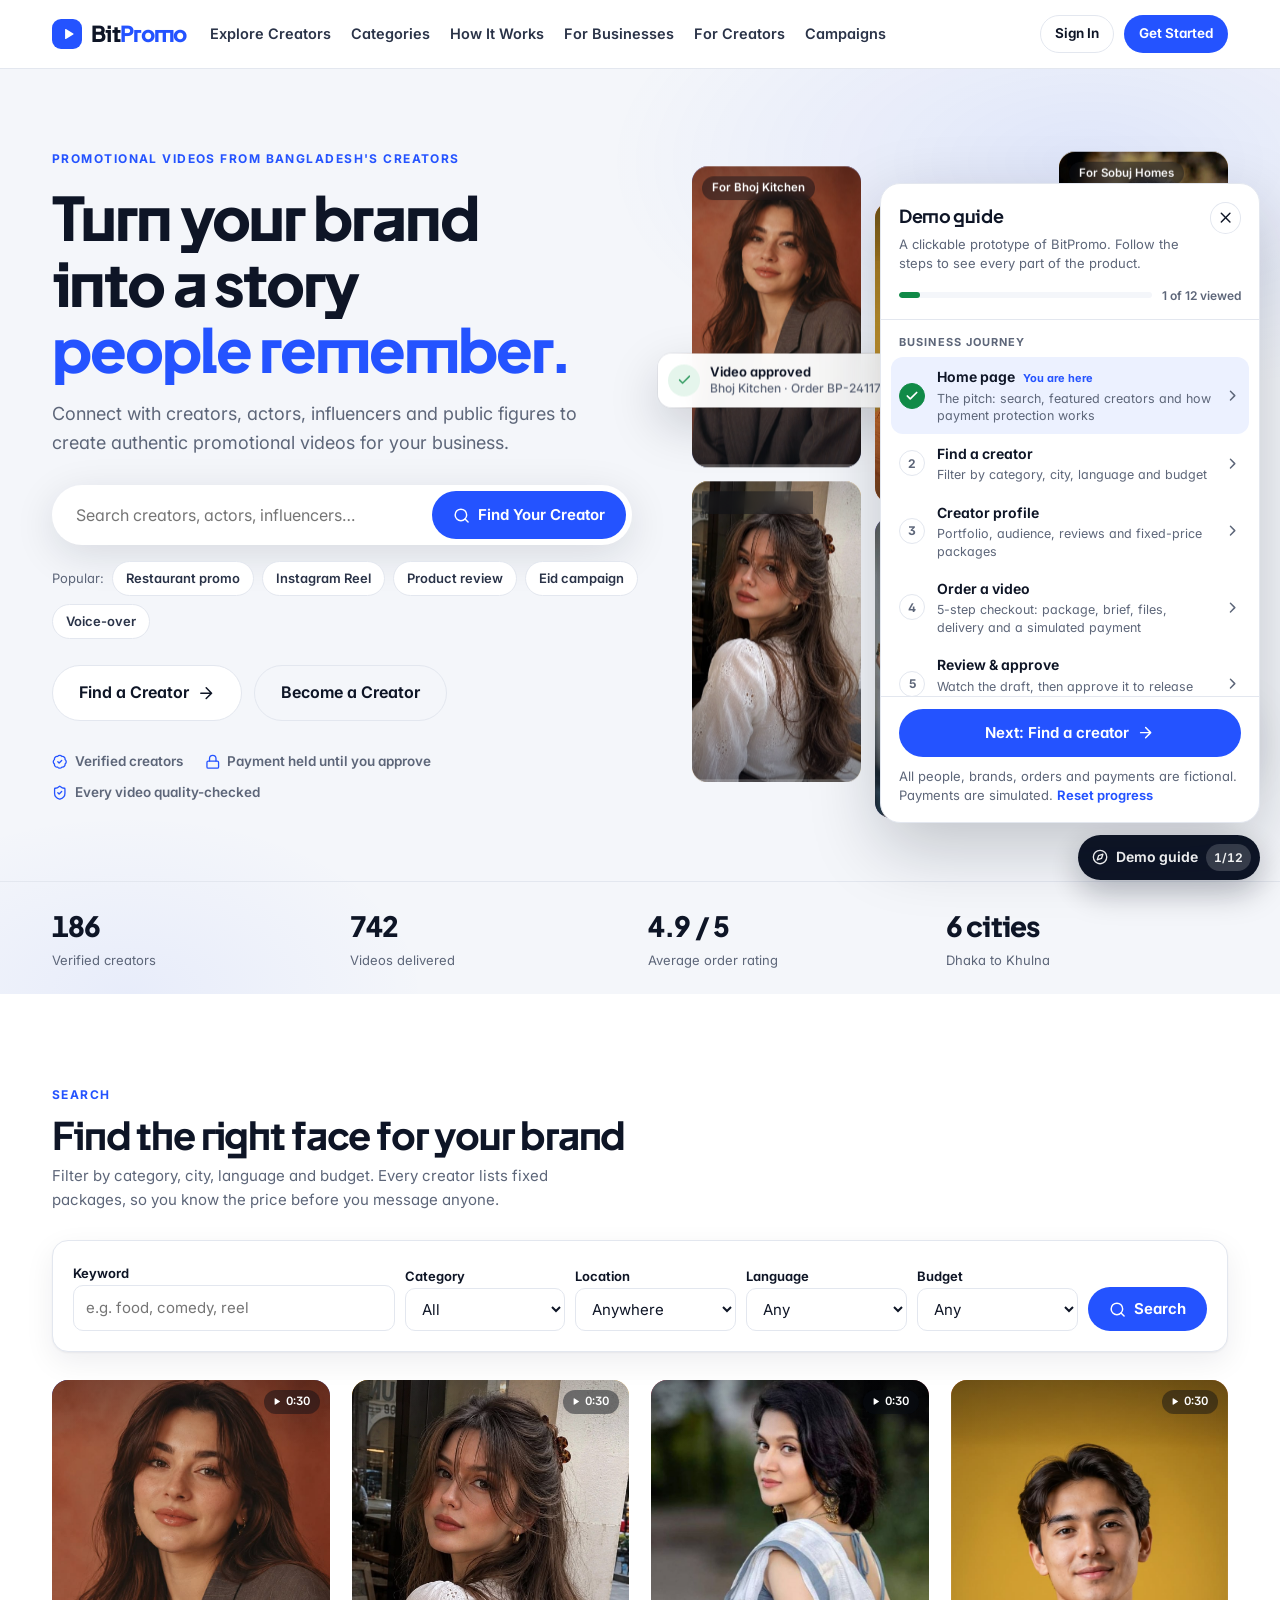
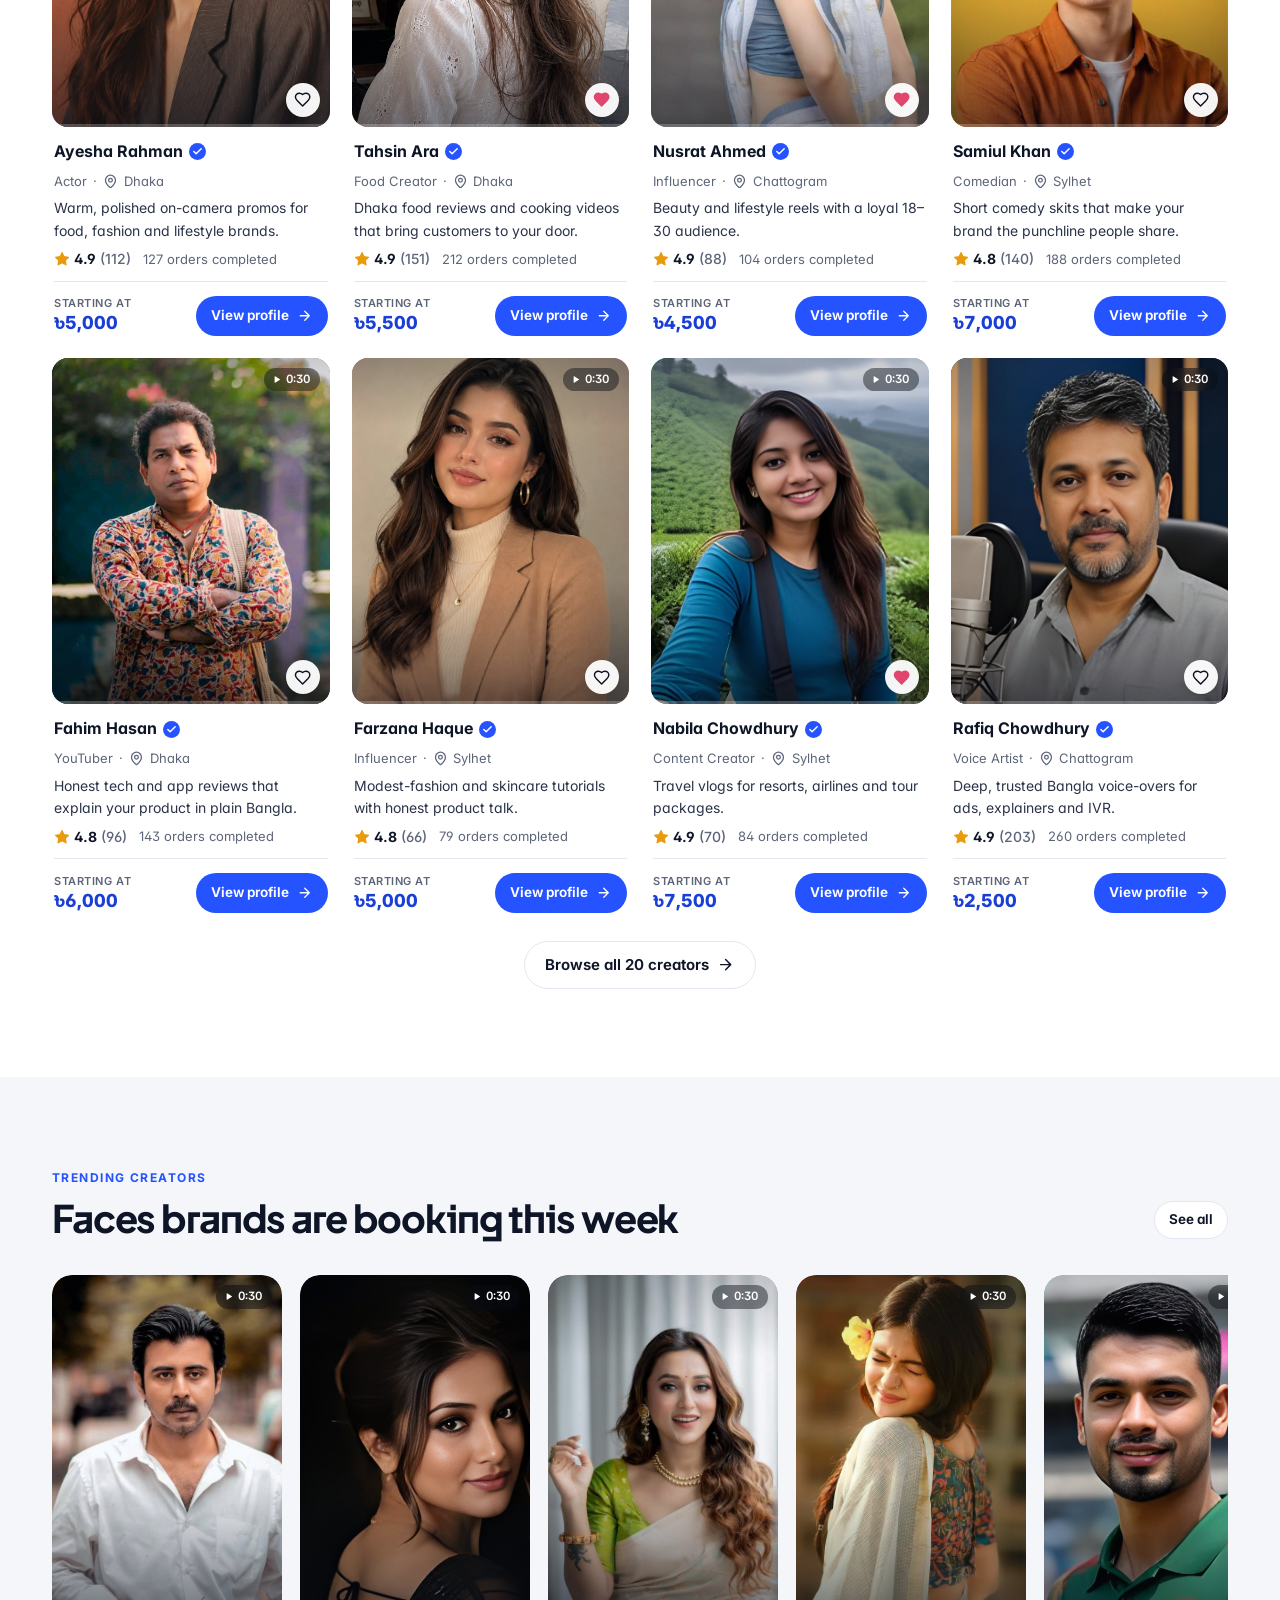
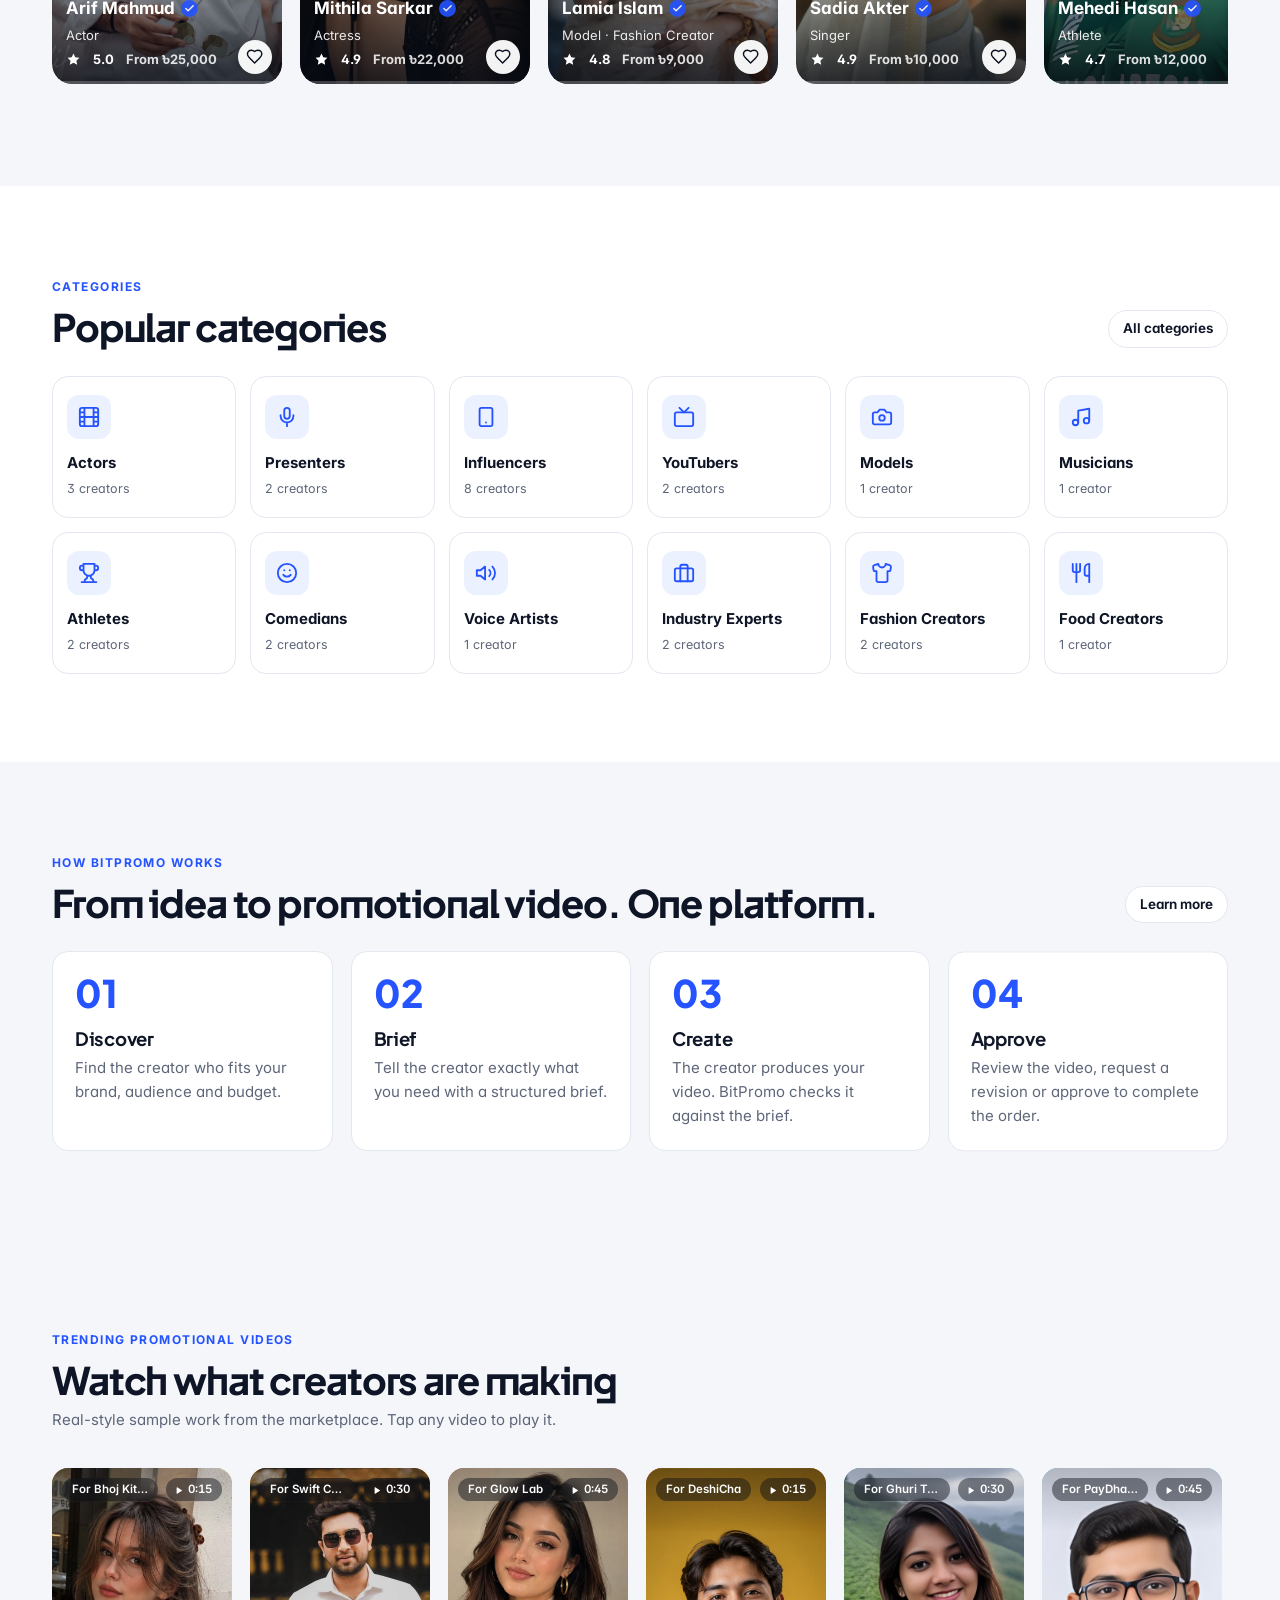
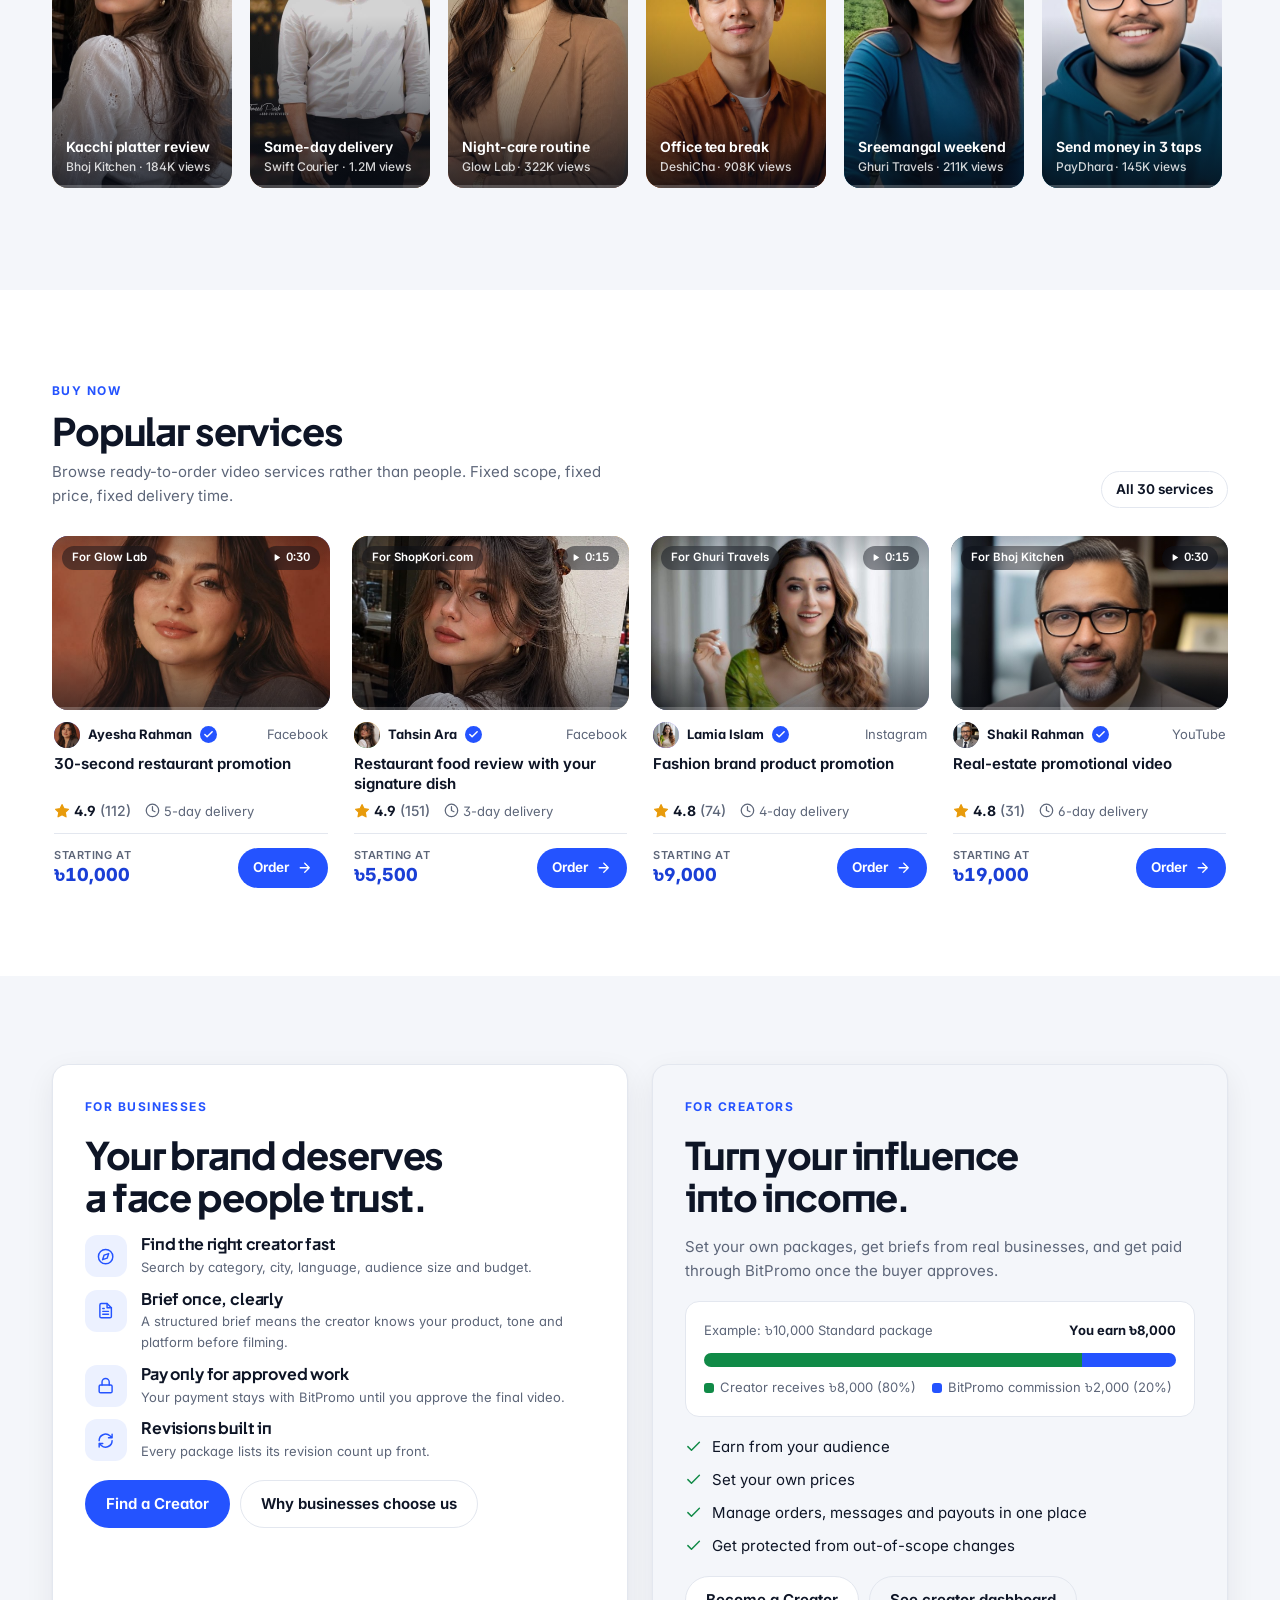
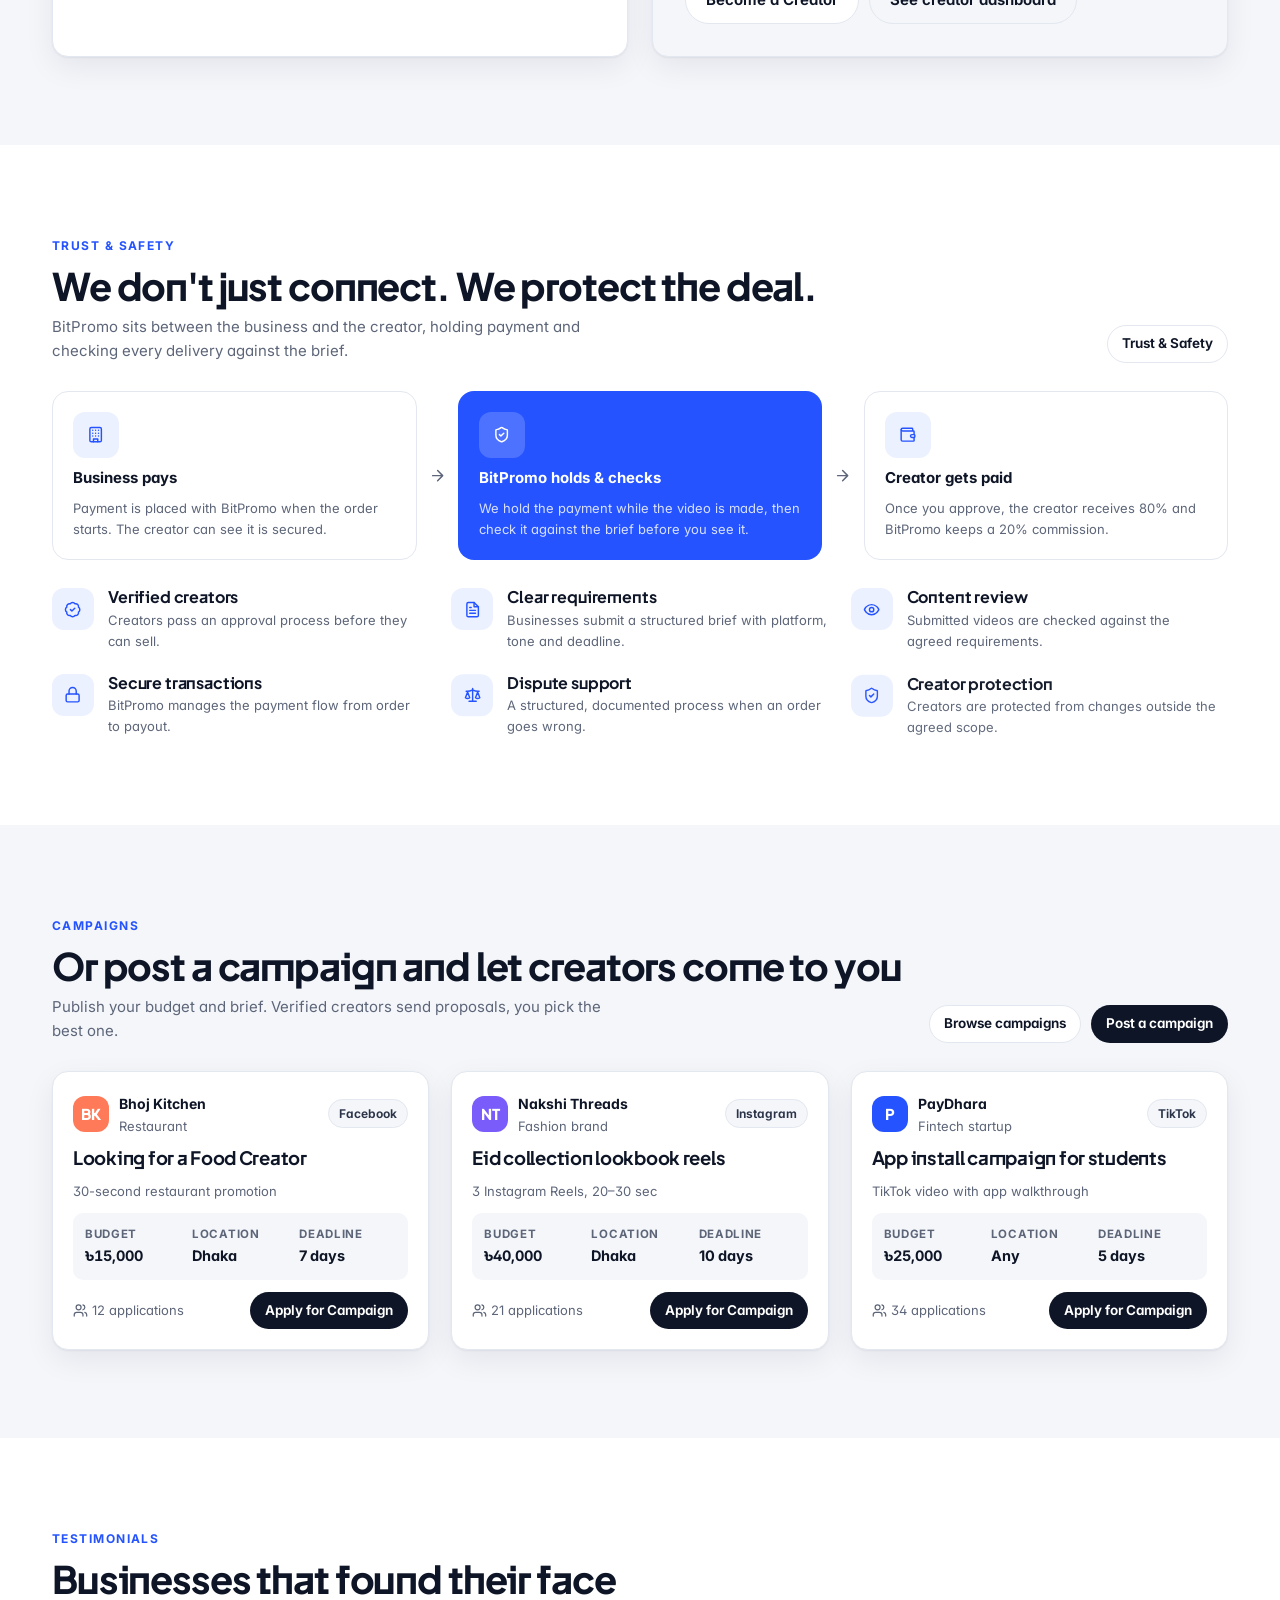
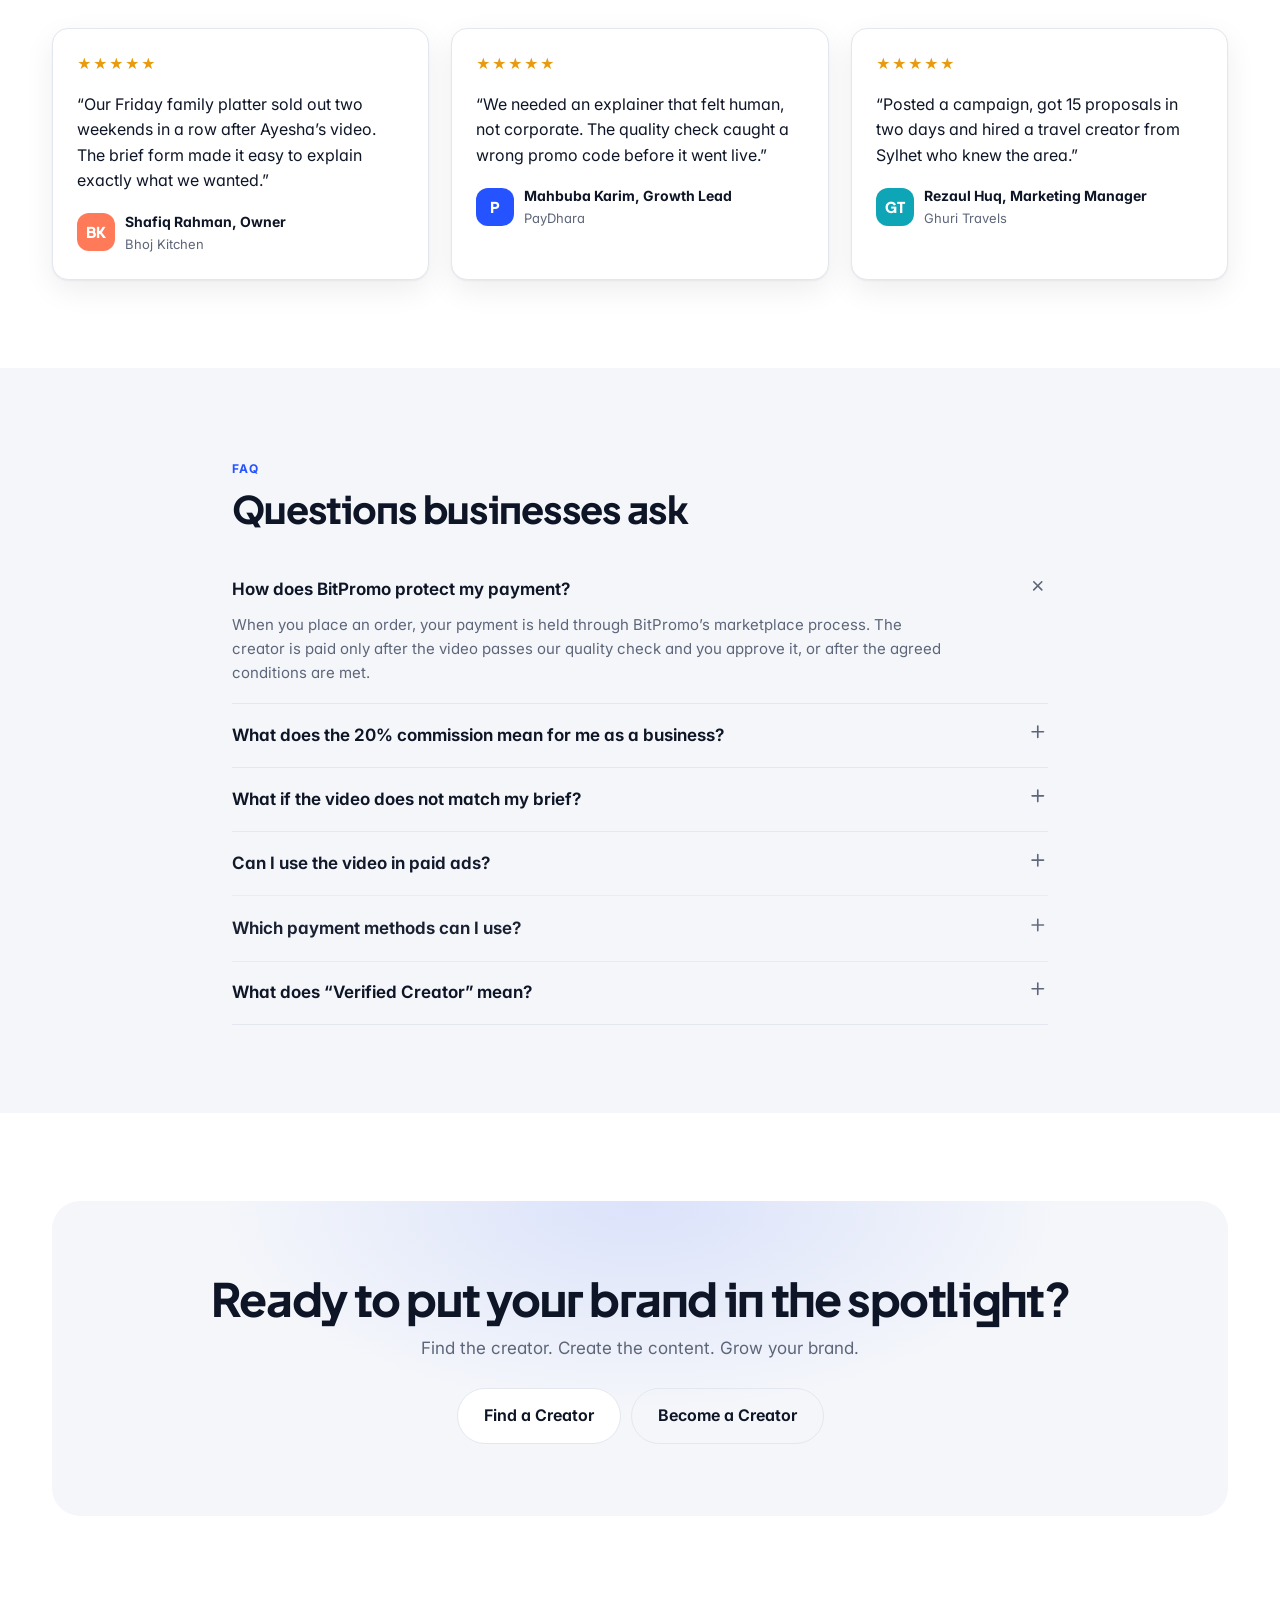
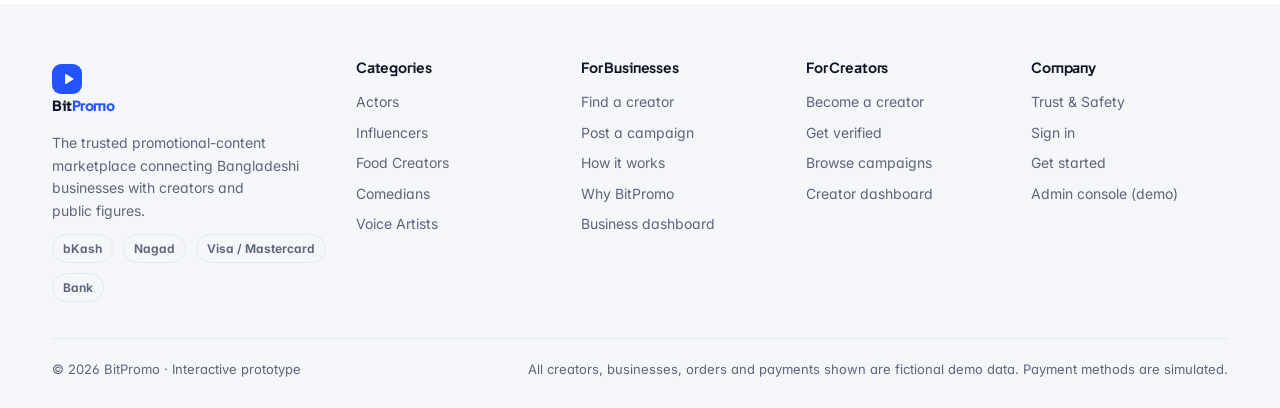
<file: index.html>
<!doctype html>
<html lang="en">
<head>
<meta charset="utf-8">
<meta name="viewport" content="width=device-width,initial-scale=1,viewport-fit=cover">
<title>BitPromo</title>
<meta name="description" content="BitPromo: promotional video marketplace prototype">
<link rel="preconnect" href="https://fonts.googleapis.com"><link rel="preconnect" href="https://fonts.gstatic.com" crossorigin>
<link rel="stylesheet" href="https://fonts.googleapis.com/css2?family=Inter:wght@400..700&family=Plus+Jakarta+Sans:wght@500..800&family=Hind+Siliguri:wght@500;600&display=swap">
<style>body{margin:0}[hidden]{display:none!important}</style>
<style>
/* Layout: marketplace shell. Light neutral surfaces, one electric-blue accent, gold for ratings. */
:root{
  --bg:#FFFFFF;--bg-2:#F4F6FA;--surface:#FFFFFF;--ink:#0E1526;--ink-2:#2A3348;--muted:#5D6679;--line:#E3E7EF;
  --accent:#2453FF;--accent-2:#1A3FD6;--accent-soft:#ECF1FF;--on-accent:#FFFFFF;
  --gold:#E89B0C;--good:#108A47;--good-soft:#E5F5EC;--warn:#A86400;--warn-soft:#FFF3DD;--bad:#C93636;--bad-soft:#FCEBEB;
  --night:#F4F6FA;--night-2:#FFFFFF;--night-line:#E3E7EF;--on-night:#0E1526;--on-night-2:#5D6679;
  --shadow:0 1px 2px rgba(14,21,38,.05),0 10px 30px rgba(14,21,38,.07);
  --shadow-lg:0 20px 60px rgba(10,16,32,.22);
  --f-display:"Plus Jakarta Sans","Hind Siliguri",system-ui,-apple-system,"Segoe UI",sans-serif;
  --f-body:"Inter","Hind Siliguri",system-ui,-apple-system,"Segoe UI",Roboto,sans-serif;
  --r:16px;--r-sm:10px;--wrap:1240px;
}
/* Light mode is the default. Dark mode only applies if data-theme="dark" is set on <html>. */
:root[data-theme="dark"]{
  --bg:#0A0E18;--bg-2:#0F1522;--surface:#141B2A;--ink:#E8ECF5;--ink-2:#C9D0DF;--muted:#96A1B8;--line:#242D41;
  --accent:#5E80FF;--accent-2:#7C97FF;--accent-soft:#18224A;--on-accent:#FFFFFF;
  --gold:#F4B23A;--good:#3CC57A;--good-soft:#11291D;--warn:#F0A936;--warn-soft:#2B2210;--bad:#F07070;--bad-soft:#2E1515;
  --night:#060A13;--night-2:#0F1524;--night-line:#1F2739;--on-night:#EEF1F8;--on-night-2:#A6B0C6;
  --shadow:0 1px 2px rgba(0,0,0,.35),0 10px 30px rgba(0,0,0,.3);color-scheme:dark}

*{box-sizing:border-box}
html{scroll-behavior:smooth}
body{background:var(--bg);color:var(--ink);font-family:var(--f-body);font-size:15px;line-height:1.6;-webkit-font-smoothing:antialiased;-moz-osx-font-smoothing:grayscale;font-feature-settings:"cv11","ss01";text-rendering:optimizeLegibility}
h1,h2,h3,h4{font-family:var(--f-display);line-height:1.1;margin:0;text-wrap:balance;letter-spacing:-.025em}
h1{font-size:clamp(34px,5vw,60px);font-weight:800;letter-spacing:-.035em}
h2{font-size:clamp(26px,3vw,38px);font-weight:750;letter-spacing:-.03em}
h3{font-size:18.5px;font-weight:700;letter-spacing:-.015em}
h4{font-size:16px;font-weight:700;letter-spacing:-.01em}
p{text-wrap:pretty}
p{margin:0}
a{color:var(--accent);text-decoration:none}
button,input,select,textarea{font:inherit;color:inherit}
:focus-visible{outline:2px solid var(--accent);outline-offset:2px;border-radius:6px}
.i{width:1.15em;height:1.15em;fill:none;stroke:currentColor;stroke-width:2;stroke-linecap:round;stroke-linejoin:round;flex:none;vertical-align:-.18em}
.i-fill{fill:currentColor;stroke:none}
.wrap{max-width:var(--wrap);margin:0 auto;padding-inline:clamp(16px,4vw,32px)}
.muted{color:var(--muted)}
.small{font-size:13px}
.tnum{font-variant-numeric:tabular-nums}
.eyebrow{font-size:12px;font-weight:700;letter-spacing:.12em;text-transform:uppercase;color:var(--accent)}
.row{display:flex;align-items:center;gap:10px;flex-wrap:wrap}
.between{justify-content:space-between}
.stack{display:flex;flex-direction:column;gap:12px}
.grow{flex:1;min-width:0}
.hide{display:none!important}

/* buttons */
.btn{display:inline-flex;align-items:center;justify-content:center;gap:8px;border:1px solid transparent;border-radius:999px;padding:11px 20px;font-weight:650;font-size:15px;cursor:pointer;transition:background .15s,border-color .15s,transform .1s,color .15s;white-space:nowrap;background:none;text-decoration:none}
.btn:active{transform:translateY(1px)}
.btn-pri{background:var(--accent);color:var(--on-accent)}
.btn-pri:hover{background:var(--accent-2)}
.btn-dark{background:var(--ink);color:var(--bg)}
.btn-dark:hover{opacity:.9}
.btn-ghost{border-color:var(--line);color:var(--ink);background:var(--surface)}
.btn-ghost:hover{border-color:var(--ink)}
.btn-light{background:var(--surface);color:var(--ink);border-color:var(--line)}
.btn-light:hover{background:var(--accent-soft)}
.btn-outline-light{border-color:var(--line);color:var(--ink)}
.btn-outline-light:hover{background:var(--surface);border-color:var(--accent)}
.btn-good{background:var(--good);color:#fff}
.btn-sm{padding:7px 14px;font-size:13.5px}
.btn-lg{padding:14px 26px;font-size:16px}
.btn-block{width:100%}
.btn-link{background:none;border:0;color:var(--accent);font-weight:650;cursor:pointer;padding:0;display:inline-flex;align-items:center;gap:6px}
.iconbtn{width:38px;height:38px;border-radius:50%;display:inline-grid;place-items:center;border:1px solid var(--line);background:var(--surface);cursor:pointer;color:var(--ink)}
.iconbtn:hover{border-color:var(--ink)}

/* top bar */
.top{position:sticky;top:env(safe-area-inset-top,0px);z-index:40;background:color-mix(in srgb,var(--bg) 88%,transparent);-webkit-backdrop-filter:saturate(1.6) blur(14px);backdrop-filter:saturate(1.6) blur(14px);border-bottom:1px solid var(--line);transition:box-shadow .25s}
.top.scrolled{box-shadow:0 6px 24px rgba(14,21,38,.07)}
.top-in{display:flex;align-items:center;gap:14px;height:68px}
.logo{display:inline-flex;align-items:center;gap:9px;font-family:var(--f-display);font-weight:800;font-size:22px;color:var(--ink);letter-spacing:-.03em;cursor:pointer;background:none;border:0;padding:0}
.logo b{color:var(--accent);font-weight:800}
.logo-mark{width:30px;height:30px;border-radius:9px;background:var(--accent);display:grid;place-items:center;color:#fff}
.logo-mark svg{width:14px;height:14px;margin-left:2px}
.nav{display:flex;gap:2px;align-items:center}
.nav button{white-space:nowrap;background:none;border:0;padding:8px 9px;border-radius:8px;font-weight:600;color:var(--ink-2);cursor:pointer;font-size:14.5px}
.nav button:hover,.nav button.on{color:var(--accent)}
.top-right{margin-left:auto;display:flex;align-items:center;gap:10px}
.top-search{display:flex;align-items:center;gap:8px;border:1px solid var(--line);border-radius:999px;padding:0 6px 0 14px;height:40px;background:var(--bg-2);min-width:0}
.top-search input{border:0;background:none;outline:0;width:170px;min-width:0}
.menu-btn{display:none}
.drawer{position:fixed;inset:0;z-index:60;background:rgba(6,10,19,.5);display:flex;justify-content:flex-end}
.drawer-in{width:min(320px,86vw);height:100%;background:var(--surface);padding:calc(18px + env(safe-area-inset-top,0px)) 18px 18px;display:flex;flex-direction:column;gap:4px;overflow:auto}
.drawer-in button.dl{background:none;border:0;text-align:left;padding:12px 10px;border-radius:10px;font-weight:600;font-size:16px;cursor:pointer;color:var(--ink);display:flex;gap:12px;align-items:center}
.drawer-in button.dl:hover{background:var(--bg-2)}
.userchip{display:inline-flex;align-items:center;gap:8px;border:1px solid var(--line);border-radius:999px;padding:3px 12px 3px 3px;background:var(--surface);cursor:pointer;font-weight:600;font-size:14px}
.userchip .av{width:30px;height:30px}

/* avatars & media */
.av{display:inline-block;border-radius:50%;overflow:hidden;flex:none;position:relative;width:44px;height:44px}
.av svg{width:100%;height:100%;display:block}
.av-sq{border-radius:var(--r)}
.vbadge{display:inline-grid;place-items:center;width:17px;height:17px;border-radius:50%;background:var(--accent);color:#fff;flex:none}
.vbadge svg{width:11px;height:11px;stroke-width:3.2}
.vt{position:relative;overflow:hidden;border-radius:var(--r);cursor:pointer;isolation:isolate;background:linear-gradient(160deg,var(--a),var(--b));aspect-ratio:4/5;max-width:100%;display:block;width:100%;border:0;padding:0;text-align:left;color:#fff;transition:transform .35s cubic-bezier(.2,.7,.2,1),box-shadow .35s}
.vt.v{aspect-ratio:9/16}
.vt.h{aspect-ratio:16/10}
.vt-scene{position:absolute;inset:0}
.vt-scene::before{content:"";position:absolute;inset:-20%;background:radial-gradient(circle at 70% 20%,rgba(255,255,255,.45),transparent 45%);z-index:0}
.vt-scene svg{position:absolute;left:50%;bottom:-2%;width:96%;transform:translateX(-50%);transition:transform 5s ease-out;z-index:1}
.vt.h .vt-scene svg{width:62%}
.vt:hover .vt-scene svg{transform:translateX(-50%) scale(1.08)}
/* frosted labels: brand the sample was made for (left) and length (right) */
.vt-prop,.vt-dur{position:absolute;z-index:4;top:10px;background:rgba(10,14,24,.45);-webkit-backdrop-filter:blur(8px);backdrop-filter:blur(8px);color:#fff;border-radius:999px;font-size:11.5px;font-weight:600;line-height:1;padding:6px 10px;white-space:nowrap}
.vt-prop{left:10px;max-width:calc(100% - 84px);overflow:hidden;text-overflow:ellipsis}
.vt-dur{right:10px;display:inline-flex;align-items:center;gap:5px;font-variant-numeric:tabular-nums;padding-left:8px}
.vt-dur svg{width:9px;height:9px;fill:currentColor;stroke:none}
.vt::after{content:"";position:absolute;inset:0;background:linear-gradient(180deg,rgba(6,10,19,.22),transparent 20%,transparent 64%,rgba(6,10,19,.5));z-index:2;pointer-events:none}
.vt.has-cap::after{background:linear-gradient(180deg,rgba(6,10,19,.22),transparent 20%,transparent 46%,rgba(6,10,19,.82))}
.vt-play{position:absolute;z-index:3;left:50%;top:50%;transform:translate(-50%,-50%) scale(.8);width:56px;height:56px;border-radius:50%;background:rgba(255,255,255,.96);color:#0A1020;display:grid;place-items:center;opacity:0;transition:transform .25s,opacity .25s;box-shadow:0 10px 30px rgba(0,0,0,.28)}
.vt-play svg{width:20px;height:20px;margin-left:3px;fill:currentColor}
.vt:hover .vt-play,.vt:focus-visible .vt-play{opacity:1;transform:translate(-50%,-50%) scale(1)}
.vt-cap{position:absolute;z-index:3;left:14px;right:14px;bottom:14px;font-weight:650;font-size:14px;line-height:1.3;letter-spacing:-.005em}
.vt-cap small{display:block;font-weight:500;opacity:.82;font-size:12px;margin-top:3px}
.vt-bar{position:absolute;z-index:4;left:0;right:0;bottom:0;height:3px;background:rgba(255,255,255,.22)}
.vt-bar i{display:block;height:100%;width:0;background:#fff}
.vt:hover .vt-bar i,.vt.playing .vt-bar i{animation:prog 7s linear infinite}
@keyframes prog{from{width:0}to{width:100%}}
.ccard:hover .vt{transform:translateY(-4px);box-shadow:0 18px 40px rgba(14,21,38,.16)}
.fav{position:absolute;z-index:5;right:10px;bottom:10px;width:34px;height:34px;border-radius:50%;background:rgba(255,255,255,.95);display:grid;place-items:center;border:0;cursor:pointer;color:#0A1020;box-shadow:0 4px 12px rgba(0,0,0,.15);transition:transform .15s}
.fav:hover{transform:scale(1.08)}
.fav.on{color:#E0466E}
.fav.on svg{fill:currentColor}

/* sections */
.sec{padding-block:clamp(48px,7vw,88px)}
.sec-alt{background:var(--bg-2)}
.sec-night{background:var(--night);color:var(--on-night)}
.sec-night .muted{color:var(--on-night-2)}
.sec-head{display:flex;align-items:end;justify-content:space-between;gap:20px;margin-bottom:28px;flex-wrap:wrap}
.sec-head p{max-width:560px;margin-top:8px}

/* hero */
.hero{background:var(--night);color:var(--on-night);position:relative;overflow:hidden}
.hero::before{content:"";position:absolute;inset:0;background:radial-gradient(800px 400px at 85% 10%,rgba(36,83,255,.1),transparent 60%),radial-gradient(500px 300px at 10% 100%,rgba(36,83,255,.06),transparent 60%)}
.hero-in{position:relative;display:grid;grid-template-columns:1.05fr .95fr;gap:48px;align-items:center;padding-block:clamp(44px,6vw,80px)}
.hero h1 span{color:var(--accent)}
.hero h1 .w{color:inherit;display:inline-block;overflow:hidden;vertical-align:top;padding:0 .03em .14em;margin:0 -.03em -.14em}
.hero h1 .wi{color:inherit;display:inline-block}
.hero-sub{font-size:18px;color:var(--on-night-2);margin-top:18px;max-width:540px}
.hero-search{margin-top:28px;display:flex;background:#fff;border-radius:999px;padding:6px;max-width:580px;box-shadow:0 10px 40px rgba(14,21,38,.12)}
.hero-search input{flex:1;min-width:0;border:0;outline:0;padding:0 18px;font-size:16px;color:#0E1526;background:none}
.hero-chips{display:flex;gap:8px;flex-wrap:wrap;margin-top:16px;align-items:center}
.chip-n{border:1px solid var(--line);color:var(--ink-2);background:var(--surface);border-radius:999px;padding:6px 13px;font-size:13px;font-weight:600;cursor:pointer}
.chip-n:hover{background:var(--accent-soft);border-color:var(--accent)}
.hero-ctas{display:flex;gap:12px;margin-top:26px;flex-wrap:wrap}
.collage{display:grid;grid-template-columns:repeat(3,1fr);gap:14px;position:relative}
.collage .col{display:flex;flex-direction:column;gap:14px}
.collage .col:nth-child(2){transform:translateY(34px)}
.collage .col:nth-child(3){transform:translateY(-14px)}
.float-card{position:absolute;z-index:6;background:rgba(255,255,255,.96);-webkit-backdrop-filter:blur(10px);backdrop-filter:blur(10px);color:#0E1526;border-radius:14px;padding:10px 16px 10px 10px;box-shadow:0 18px 50px rgba(10,16,32,.18),0 0 0 1px rgba(14,21,38,.05);display:flex;gap:10px;align-items:center;font-size:13px;font-weight:650;line-height:1.35}
.float-card small{display:block;color:#5D6679;font-weight:500;font-size:12px}
.float-card .fi{width:32px;height:32px;border-radius:50%;display:grid;place-items:center;flex:none}
.trustrow{display:flex;gap:10px 22px;flex-wrap:wrap;margin-top:30px;color:var(--on-night-2);font-size:13.5px;font-weight:600}
.trustrow span{display:inline-flex;gap:7px;align-items:center}
.trustrow .i{color:var(--accent)}
.statband{border-top:1px solid var(--night-line);position:relative}
.statband .wrap{display:grid;grid-template-columns:repeat(4,1fr);gap:16px;padding-block:22px}
.statband b{font-family:var(--f-display);font-size:28px;font-weight:800;letter-spacing:-.03em;display:block;color:var(--ink);font-variant-numeric:tabular-nums}
.statband span{color:var(--on-night-2);font-size:13px}

/* cards */
.card{background:var(--surface);border:1px solid var(--line);border-radius:var(--r);box-shadow:var(--shadow)}
.pad{padding:20px}
.grid{display:grid;gap:22px}
.g4{grid-template-columns:repeat(4,minmax(0,1fr))}
.g3{grid-template-columns:repeat(3,minmax(0,1fr))}
.g2{grid-template-columns:repeat(2,minmax(0,1fr))}
.ccard{display:flex;flex-direction:column;gap:12px;cursor:pointer;min-width:0}
.ccard-body{display:flex;flex-direction:column;gap:6px;padding:0 2px}
.ccard .name{font-weight:700;font-size:16px;display:flex;align-items:center;gap:6px}
.ccard .meta{font-size:13px;color:var(--muted);display:flex;gap:6px;align-items:center;flex-wrap:wrap}
.ccard .desc{font-size:14px;color:var(--ink-2);display:-webkit-box;-webkit-line-clamp:2;-webkit-box-orient:vertical;overflow:hidden;min-height:2.9em}
.ccard .foot{display:flex;align-items:center;justify-content:space-between;gap:12px;border-top:1px solid var(--line);padding:14px 0 0;margin-top:4px;background:transparent;color:var(--ink);font-size:inherit}
.ccard .foot .price{display:flex;flex-direction:column;gap:2px}
.ccard .foot .price small{font-size:11px;line-height:1.2;letter-spacing:.05em}
.ccard .foot .price-value{color:var(--accent-2);font-size:18px;line-height:1.2;font-weight:800}
.ccard .foot .btn{min-height:40px;padding-inline:14px}
.ccard .foot .btn .i{transition:transform .15s}
.ccard .foot .btn:hover .i{transform:translateX(3px)}
.ccard:hover .name{color:var(--accent)}
.price{font-weight:800;font-size:16px;font-variant-numeric:tabular-nums}
.price small{font-weight:600;color:var(--muted);font-size:11.5px;text-transform:uppercase;letter-spacing:.06em;margin-right:4px}
.rating{display:inline-flex;align-items:center;gap:4px;font-weight:700;color:var(--ink);font-size:14px}
.rating .i{color:var(--gold);fill:var(--gold);stroke:var(--gold)}
.rating span{color:var(--muted);font-weight:500}
.tag{display:inline-flex;align-items:center;gap:5px;font-size:12px;font-weight:650;padding:4px 10px;border-radius:999px;background:var(--bg-2);color:var(--ink-2);border:1px solid var(--line);white-space:nowrap}
.tag-acc{background:var(--accent-soft);color:var(--accent);border-color:transparent}
.pill{display:inline-flex;align-items:center;gap:6px;font-size:12px;font-weight:700;padding:4px 10px;border-radius:999px;white-space:nowrap}
.pill::before{content:"";width:6px;height:6px;border-radius:50%;background:currentColor}
.p-acc{background:var(--accent-soft);color:var(--accent)}
.p-good{background:var(--good-soft);color:var(--good)}
.p-warn{background:var(--warn-soft);color:var(--warn)}
.p-bad{background:var(--bad-soft);color:var(--bad)}
.p-mute{background:var(--bg-2);color:var(--muted)}
.hscroll{display:grid;grid-auto-flow:column;grid-auto-columns:minmax(220px,1fr);gap:18px;overflow-x:auto;scroll-snap-type:x mandatory;padding:8px 2px 14px;scrollbar-width:thin}
.hscroll>*{scroll-snap-align:start}

/* trending */
.tcard{position:relative;border-radius:20px;overflow:hidden;cursor:pointer;transition:transform .35s cubic-bezier(.2,.7,.2,1),box-shadow .35s}
.tcard:hover{transform:translateY(-4px);box-shadow:0 18px 40px rgba(14,21,38,.16)}
.tcard .vt{border-radius:20px}
.tcard .vt::after{background:linear-gradient(180deg,rgba(6,10,19,.22),transparent 20%,transparent 50%,rgba(6,10,19,.85))}
.tcard-info{position:absolute;z-index:6;left:14px;right:56px;bottom:14px;color:#fff;display:flex;flex-direction:column;gap:3px;pointer-events:none}
.tcard-info b{font-size:17px;display:flex;gap:6px;align-items:center}
.tcard-info span{font-size:13px;opacity:.9}
.tcard-info .row{gap:12px;font-size:13px;font-weight:700}

/* categories */
.cats{display:grid;grid-template-columns:repeat(6,minmax(0,1fr));gap:14px}
.cat{border:1px solid var(--line);background:var(--surface);border-radius:var(--r);padding:18px 14px;display:flex;flex-direction:column;gap:12px;cursor:pointer;text-align:left;transition:border-color .15s,transform .15s}
.cat:hover{border-color:var(--accent);transform:translateY(-2px)}
.cat .ci{width:44px;height:44px;border-radius:12px;display:grid;place-items:center;background:var(--accent-soft);color:var(--accent)}
.cat .ci svg{width:22px;height:22px}
.cat b{font-size:15px}
.cat small{color:var(--muted);font-size:12.5px;display:block;margin-top:-8px}

/* steps */
.steps4{display:grid;grid-template-columns:repeat(4,1fr);gap:18px;counter-reset:s}
.step{position:relative;padding:22px;border-radius:var(--r);background:var(--surface);border:1px solid var(--line)}
.step .n{font-family:var(--f-display);font-weight:800;font-size:38px;color:var(--accent);line-height:1}
.step h3{margin:14px 0 6px}
.sec-night .step{background:var(--night-2);border-color:var(--night-line)}
.flow{display:grid;grid-template-columns:1fr auto 1fr auto 1fr;gap:12px;align-items:stretch}
.flow-node{border-radius:var(--r);padding:20px;background:var(--surface);border:1px solid var(--line);display:flex;flex-direction:column;gap:8px}
.flow-node .fi{width:46px;height:46px;border-radius:12px;display:grid;place-items:center;background:var(--accent-soft);color:var(--accent)}
.flow-node.mid{background:var(--accent);color:#fff;border-color:transparent}
.flow-node.mid .fi{background:rgba(255,255,255,.18);color:#fff}
.flow-node.mid .muted{color:rgba(255,255,255,.82)}
.flow-arrow{display:grid;place-items:center;color:var(--muted)}
.flow{position:relative}
.flow-node{transition:border-color .3s,box-shadow .3s}
.flow-node.lit{border-color:var(--accent);box-shadow:0 0 0 4px var(--accent-soft)}
.flow-node.mid.lit{box-shadow:0 0 0 6px color-mix(in srgb,var(--accent) 22%,transparent)}
.flow-node.paid{border-color:var(--good);box-shadow:0 0 0 4px var(--good-soft)}
.flow-coin{position:absolute;left:0;top:0;z-index:3;width:30px;height:30px;border-radius:50%;background:linear-gradient(145deg,#F7C14B,var(--gold));color:#fff;display:grid;place-items:center;font:800 15px/1 var(--f-display);box-shadow:0 6px 16px rgba(232,155,12,.45),inset 0 -2px 0 rgba(0,0,0,.12);pointer-events:none;opacity:0}

/* feature list */
.feat{display:flex;gap:14px;align-items:flex-start}
.feat .fi{width:42px;height:42px;border-radius:12px;display:grid;place-items:center;background:var(--accent-soft);color:var(--accent);flex:none}
.sec-night .feat .fi{background:var(--accent-soft);color:var(--accent)}
.feat h4{margin-bottom:4px}
.checks{list-style:none;padding:0;margin:0;display:flex;flex-direction:column;gap:9px}
.checks li{display:flex;gap:10px;align-items:flex-start}
.checks .i{color:var(--good);margin-top:3px}
.checks li.no{color:var(--muted)}
.checks li.no .i{color:var(--muted)}

/* split bar */
.split{display:flex;height:14px;border-radius:999px;overflow:hidden;background:var(--bg-2)}
.split i{display:block;height:100%}
.split .c{background:var(--good)}
.split .b{background:var(--accent)}
.legend{display:flex;gap:16px;flex-wrap:wrap;font-size:13px;color:var(--muted)}
.legend span{display:inline-flex;gap:6px;align-items:center}
.legend i{width:10px;height:10px;border-radius:3px;display:inline-block}

/* campaign card */
.camp{display:flex;flex-direction:column;gap:12px;padding:20px}
.camp .kv{display:grid;grid-template-columns:repeat(3,1fr);gap:10px;padding:12px;background:var(--bg-2);border-radius:var(--r-sm)}
.camp .kv small{display:block;color:var(--muted);font-size:11.5px;text-transform:uppercase;letter-spacing:.06em;font-weight:700}
.camp .kv b{font-size:14.5px}

/* testimonials, faq */
.quote{padding:24px;display:flex;flex-direction:column;gap:16px}
.quote p{font-size:16px;line-height:1.6}
.faq details{border-bottom:1px solid var(--line);padding:18px 0}
.faq summary{font-weight:650;font-size:17px;cursor:pointer;list-style:none;display:flex;justify-content:space-between;gap:16px}
.faq summary::-webkit-details-marker{display:none}
.faq summary .i{transition:transform .2s;color:var(--muted)}
.faq details[open] summary .i{transform:rotate(45deg)}
.faq details p{margin-top:10px;color:var(--muted);max-width:720px}

/* final cta */
.final{border-radius:28px;background:var(--night);color:var(--on-night);padding:clamp(32px,6vw,72px);position:relative;overflow:hidden;text-align:center}
.final::before{content:"";position:absolute;inset:0;background:radial-gradient(600px 300px at 50% 0%,rgba(36,83,255,.12),transparent 70%)}
.final>*{position:relative}

/* footer */
#foot{background:var(--night);color:var(--on-night-2);padding-block:56px 28px;font-size:14px}
#foot .foot-grid{display:grid;grid-template-columns:1.4fr repeat(4,1fr);gap:28px}
#foot h4{color:var(--on-night);margin-bottom:12px;font-size:14px}
#foot button{background:none;border:0;padding:4px 0;color:var(--on-night-2);cursor:pointer;display:block;text-align:left;font-size:14px}
#foot button:hover{color:var(--accent)}
#foot .logo{color:var(--ink)}
#foot .foot-bottom{border-top:1px solid var(--night-line);margin-top:36px;padding-top:20px;display:flex;justify-content:space-between;gap:16px;flex-wrap:wrap;font-size:13px}

/* page header */
.phead{background:var(--bg-2);border-bottom:1px solid var(--line);padding-block:30px}
.crumbs{display:flex;gap:6px;align-items:center;font-size:13px;color:var(--muted);margin-bottom:10px;flex-wrap:wrap}
.crumbs button{background:none;border:0;padding:0;color:var(--muted);cursor:pointer}
.crumbs button:hover{color:var(--accent)}

/* explore */
.explore{display:grid;grid-template-columns:260px minmax(0,1fr);gap:28px;padding-block:28px 64px}
.filters{display:flex;flex-direction:column;gap:18px;position:sticky;top:88px;align-self:start}
.filters label.fl{font-size:12px;font-weight:700;text-transform:uppercase;letter-spacing:.08em;color:var(--muted);display:block;margin-bottom:6px}
.field{width:100%;border:1px solid var(--line);background:var(--surface);border-radius:var(--r-sm);padding:10px 12px;outline:0}
.field:focus{border-color:var(--accent)}
textarea.field{resize:vertical;min-height:88px}
.chips{display:flex;gap:8px;flex-wrap:wrap}
.chipt{border:1px solid var(--line);background:var(--surface);border-radius:999px;padding:7px 13px;font-size:13.5px;font-weight:600;cursor:pointer;color:var(--ink-2);display:inline-flex;gap:6px;align-items:center}
.chipt:hover{border-color:var(--ink)}
.chipt.on{background:var(--ink);color:var(--bg);border-color:var(--ink)}
.tabs{display:flex;gap:4px;border-bottom:1px solid var(--line);margin-bottom:22px;overflow-x:auto}
.tabs button{background:none;border:0;padding:12px 14px;font-weight:650;color:var(--muted);cursor:pointer;border-bottom:2px solid transparent;margin-bottom:-1px;white-space:nowrap}
.tabs button.on{color:var(--ink);border-color:var(--ink)}
.switch{position:relative;width:42px;height:24px;border-radius:999px;background:var(--line);border:0;cursor:pointer;flex:none;transition:background .15s}
.switch::after{content:"";position:absolute;left:3px;top:3px;width:18px;height:18px;border-radius:50%;background:#fff;transition:left .15s;box-shadow:0 1px 3px rgba(0,0,0,.2)}
.switch.on{background:var(--good)}
.switch.on::after{left:21px}
.empty{padding:48px 20px;text-align:center;color:var(--muted);border:1px dashed var(--line);border-radius:var(--r)}
.filters-toggle{display:none}

/* profile */
.prof{display:grid;grid-template-columns:minmax(0,1fr) 380px;gap:32px;padding-block:28px 64px;align-items:start}
.prof-head{display:flex;gap:22px;align-items:flex-start}
.prof-head .av{width:120px;height:120px;border:4px solid var(--surface);box-shadow:var(--shadow)}
.prof-head h1{font-size:clamp(28px,3.4vw,38px)}
.verified-chip{display:inline-flex;gap:6px;align-items:center;font-size:13px;font-weight:700;color:var(--accent);background:var(--accent-soft);padding:4px 10px 4px 6px;border-radius:999px}
.kpis{display:grid;grid-template-columns:repeat(4,1fr);border:1px solid var(--line);border-radius:var(--r);overflow:hidden}
.kpis div{padding:14px 16px;border-right:1px solid var(--line)}
.kpis div:last-child{border-right:0}
.kpis b{font-family:var(--f-display);font-size:22px;display:block;font-variant-numeric:tabular-nums}
.kpis span{font-size:12.5px;color:var(--muted)}
.port{display:grid;grid-template-columns:repeat(3,minmax(0,1fr));gap:14px}
.pkg{position:sticky;top:88px;overflow:hidden}
.pkg-tabs{display:grid;grid-template-columns:repeat(3,1fr);border-bottom:1px solid var(--line)}
.pkg-tabs button{background:var(--bg-2);border:0;border-right:1px solid var(--line);padding:14px 6px;font-weight:700;cursor:pointer;color:var(--muted);border-bottom:3px solid transparent}
.pkg-tabs button:last-child{border-right:0}
.pkg-tabs button.on{background:var(--surface);color:var(--ink);border-bottom-color:var(--accent)}
.pkg-body{padding:22px;display:flex;flex-direction:column;gap:16px}
.pkg-price{font-family:var(--f-display);font-size:34px;font-weight:800;font-variant-numeric:tabular-nums}
.protect{display:flex;gap:10px;padding:12px 14px;background:var(--good-soft);color:var(--good);border-radius:var(--r-sm);font-size:13px;font-weight:600;align-items:flex-start}
.protect .i{margin-top:2px}
.bars{display:flex;flex-direction:column;gap:10px}
.bar-row{display:grid;grid-template-columns:110px minmax(0,1fr) 46px;gap:10px;align-items:center;font-size:13.5px}
.bar-track{height:8px;background:var(--bg-2);border-radius:999px;overflow:hidden}
.bar-track i{display:block;height:100%;background:var(--accent);border-radius:999px}
.review{padding:18px 0;border-bottom:1px solid var(--line);display:flex;gap:14px}
.review:last-child{border-bottom:0}
.stars{color:var(--gold);letter-spacing:1px;font-size:14px}
.biz-av{width:40px;height:40px;border-radius:12px;display:grid;place-items:center;font-weight:800;font-family:var(--f-display);color:#fff;flex:none;font-size:15px}

/* checkout */
.co{display:grid;grid-template-columns:minmax(0,1fr) 370px;gap:32px;padding-block:28px 64px;align-items:start}
.stepper{display:flex;gap:6px;margin-bottom:24px;overflow-x:auto;padding-bottom:4px}
.stepper button{flex:1;min-width:110px;background:none;border:0;padding:0;text-align:left;cursor:pointer;color:var(--muted)}
.stepper button::before{content:"";display:block;height:4px;border-radius:999px;background:var(--line);margin-bottom:8px}
.stepper button.done::before,.stepper button.on::before{background:var(--accent)}
.stepper button.on{color:var(--ink)}
.stepper small{display:block;font-size:11.5px;font-weight:700;letter-spacing:.06em;text-transform:uppercase}
.stepper span{font-size:13.5px;font-weight:650}
.form{display:grid;grid-template-columns:1fr 1fr;gap:16px}
.form .full{grid-column:1/-1}
.form label{display:block;font-size:13.5px;font-weight:650;margin-bottom:6px}
.pkg-pick{display:grid;grid-template-columns:repeat(3,1fr);gap:14px}
.pkg-opt{border:2px solid var(--line);border-radius:var(--r);padding:18px;cursor:pointer;background:var(--surface);text-align:left;display:flex;flex-direction:column;gap:8px}
.pkg-opt.on{border-color:var(--accent);background:var(--accent-soft)}
.drop{border:1.5px dashed var(--line);border-radius:var(--r);padding:16px;display:flex;flex-direction:column;gap:10px;background:var(--surface)}
.drop-head{display:flex;gap:12px;align-items:center}
.drop-head .fi{width:38px;height:38px;border-radius:10px;background:var(--bg-2);display:grid;place-items:center;color:var(--muted);flex:none}
.filechip{display:inline-flex;gap:6px;align-items:center;padding:5px 10px;border-radius:8px;background:var(--bg-2);font-size:12.5px;font-weight:600;max-width:100%;overflow:hidden;text-overflow:ellipsis;white-space:nowrap}
.filechip .i{color:var(--good)}
.paym{display:grid;grid-template-columns:repeat(4,1fr);gap:10px}
.paym button{border:2px solid var(--line);border-radius:12px;background:var(--surface);padding:14px 8px;cursor:pointer;font-weight:750;display:flex;flex-direction:column;align-items:center;gap:6px;font-size:14px}
.paym button.on{border-color:var(--accent);background:var(--accent-soft)}
.paym .lg{width:38px;height:24px;border-radius:6px;display:grid;place-items:center;color:#fff;font-size:10px;font-weight:800}
.sumrow{display:flex;justify-content:space-between;gap:12px;font-size:14.5px}
.sumrow.total{font-weight:800;font-size:18px;border-top:1px solid var(--line);padding-top:14px}
.demo-note{display:flex;gap:10px;align-items:center;padding:10px 14px;border:1px dashed var(--line);border-radius:var(--r-sm);font-size:13px;color:var(--muted);background:var(--bg-2)}

/* tracking timeline */
.tl{list-style:none;margin:0;padding:0;display:flex;flex-direction:column}
.tl li{display:grid;grid-template-columns:28px 1fr;gap:12px;position:relative;padding-bottom:18px}
.tl li::before{content:"";position:absolute;left:13px;top:26px;bottom:0;width:2px;background:var(--line)}
.tl li:last-child::before{display:none}
.tl li.done::before{background:var(--good)}
.tl .dot{width:28px;height:28px;border-radius:50%;border:2px solid var(--line);background:var(--surface);display:grid;place-items:center;color:var(--muted);font-size:12px;font-weight:800}
.tl li.done .dot{background:var(--good);border-color:var(--good);color:#fff}
.tl li.cur .dot{border-color:var(--accent);color:var(--accent);box-shadow:0 0 0 5px var(--accent-soft)}
.tl b{display:block;font-size:14.5px}
.tl small{color:var(--muted);font-size:12.5px}
.tl li.todo b{color:var(--muted);font-weight:600}
.hstl{display:flex;gap:0;overflow-x:auto}
.hstl div{flex:1;min-width:92px;text-align:center;font-size:11.5px;font-weight:650;color:var(--muted);position:relative;padding-top:22px}
.hstl div::before{content:"";position:absolute;top:6px;left:50%;width:12px;height:12px;border-radius:50%;background:var(--line);transform:translateX(-50%);z-index:1}
.hstl div::after{content:"";position:absolute;top:11px;left:-50%;width:100%;height:2px;background:var(--line)}
.hstl div:first-child::after{display:none}
.hstl div.done{color:var(--ink)}
.hstl div.done::before,.hstl div.done::after{background:var(--good)}
.hstl div.cur{color:var(--accent)}
.hstl div.cur::before{background:var(--accent);box-shadow:0 0 0 4px var(--accent-soft)}

/* dashboards */
.dash{display:grid;grid-template-columns:248px minmax(0,1fr);min-height:calc(100vh - 68px)}
.side{border-right:1px solid var(--line);background:var(--surface);padding:20px 14px;display:flex;flex-direction:column;gap:2px;position:sticky;top:68px;height:calc(100vh - 68px);overflow:auto}
.side .who{display:flex;gap:10px;align-items:center;padding:6px 8px 16px;border-bottom:1px solid var(--line);margin-bottom:10px}
.side .who b{display:block;font-size:14.5px}
.side .who small{color:var(--muted);font-size:12px}
.side button.sl{background:none;border:0;display:flex;align-items:center;gap:11px;padding:10px 12px;border-radius:10px;font-weight:600;color:var(--ink-2);cursor:pointer;text-align:left;font-size:14.5px}
.side button.sl:hover{background:var(--bg-2)}
.side button.sl.on{background:var(--accent-soft);color:var(--accent)}
.side button.sl .cnt{margin-left:auto;background:var(--accent);color:#fff;font-size:11px;border-radius:999px;padding:1px 7px}
.dmain{padding:28px clamp(16px,3vw,36px) 64px;background:var(--bg-2);min-width:0}
.dmain>h1{font-size:28px}
.stats{display:grid;grid-template-columns:repeat(auto-fit,minmax(170px,1fr));gap:16px}
.stat{padding:18px;display:flex;flex-direction:column;gap:6px}
.stat small{color:var(--muted);font-weight:600;font-size:13px;display:flex;gap:8px;align-items:center}
.stat b{font-family:var(--f-display);font-size:28px;font-variant-numeric:tabular-nums;letter-spacing:-.02em}
.stat .d{font-size:12.5px;font-weight:650;color:var(--good)}
.tbl-wrap{overflow-x:auto}
table.tbl{width:100%;border-collapse:collapse;font-size:14px}
.tbl th{text-align:left;font-size:12px;text-transform:uppercase;letter-spacing:.06em;color:var(--muted);font-weight:700;padding:12px 14px;border-bottom:1px solid var(--line);white-space:nowrap}
.tbl td{padding:12px 14px;border-bottom:1px solid var(--line);vertical-align:middle;white-space:nowrap}
.tbl tr:last-child td{border-bottom:0}
.tbl tr.click{cursor:pointer}
.tbl tr.click:hover td{background:var(--bg-2)}
.tbl .num{text-align:right;font-variant-numeric:tabular-nums}
.who-cell{display:flex;gap:10px;align-items:center}
.who-cell .av{width:32px;height:32px}
.chart{width:100%;height:auto;display:block}
.chart text{fill:var(--muted);font-size:12px;font-family:var(--f-body)}
.chart .gl{stroke:var(--line)}
.dash-2{display:grid;grid-template-columns:minmax(0,1.6fr) minmax(0,1fr);gap:20px}
.dash-2>*,.grid>*,.co>*,.prof>*{min-width:0}
.hfilter{display:grid;grid-template-columns:2fr repeat(4,1fr) auto;gap:10px;align-items:end}
.dgrid{display:grid;grid-template-columns:minmax(0,220px) minmax(0,1fr);gap:22px;align-items:start}
.mobile-tabs{display:none}

/* messages */
.msgs{display:grid;grid-template-columns:300px minmax(0,1fr);height:calc(100vh - 180px);min-height:520px;overflow:hidden}
.convs{border-right:1px solid var(--line);overflow:auto}
.conv{display:flex;gap:10px;padding:14px 16px;border-bottom:1px solid var(--line);cursor:pointer;background:none;border-left:0;border-right:0;border-top:0;width:100%;text-align:left}
.conv:hover{background:var(--bg-2)}
.conv.on{background:var(--accent-soft)}
.conv .grow b{display:flex;justify-content:space-between;font-size:14px;gap:8px}
.conv .grow span{font-size:13px;color:var(--muted);display:block;overflow:hidden;text-overflow:ellipsis;white-space:nowrap}
.thread{display:flex;flex-direction:column;min-width:0}
.thread-head{padding:14px 18px;border-bottom:1px solid var(--line);display:flex;gap:12px;align-items:center}
.warnbar{display:flex;gap:8px;align-items:center;padding:9px 18px;background:var(--warn-soft);color:var(--warn);font-size:13px;font-weight:600}
.thread-body{flex:1;overflow:auto;padding:20px 18px;display:flex;flex-direction:column;gap:12px;background:var(--bg-2)}
.bub{max-width:min(78%,520px);padding:10px 14px;border-radius:16px;font-size:14.5px;background:var(--surface);border:1px solid var(--line);align-self:flex-start}
.bub.me{align-self:flex-end;background:var(--accent);color:#fff;border-color:transparent}
.bub small{display:block;font-size:11px;opacity:.7;margin-top:4px}
.bub.sys{align-self:center;background:var(--accent-soft);color:var(--accent);border:0;font-size:13px;font-weight:600;text-align:center;max-width:90%}
.bub .vt{width:180px;margin-top:6px}
.composer{display:flex;gap:8px;padding:12px;border-top:1px solid var(--line);align-items:center;background:var(--surface)}
.composer input{flex:1;min-width:0}

/* modal + toast */
.modal{position:fixed;inset:0;z-index:80;background:rgba(6,10,19,.62);display:grid;place-items:center;padding:16px;animation:fade .15s}
.modal-box{background:var(--surface);border-radius:20px;max-width:520px;width:100%;max-height:90vh;overflow:auto;box-shadow:var(--shadow-lg)}
.modal-box.wide{max-width:880px}
.modal-head{display:flex;justify-content:space-between;align-items:center;padding:18px 22px;border-bottom:1px solid var(--line)}
.modal-body{padding:22px;display:flex;flex-direction:column;gap:16px}
@keyframes fade{from{opacity:0}}
.player{display:grid;grid-template-columns:minmax(0,340px) minmax(0,1fr);gap:0}
.player-stage{position:relative;aspect-ratio:9/16;background:#000;overflow:hidden;max-width:100%}
.player-stage .vt{border-radius:0;height:100%;cursor:default}
.player-stage .vt.playing .vt-scene svg{animation:kb 12s ease-in-out infinite alternate}
@keyframes kb{to{transform:translateX(-50%) scale(1.14) translateY(-3%)}}
.subs{position:absolute;z-index:6;left:16px;right:16px;bottom:58px;text-align:center}
.subs span{background:rgba(0,0,0,.72);color:#fff;font-weight:650;padding:5px 10px;border-radius:6px;font-size:14.5px;line-height:1.7;box-decoration-break:clone;-webkit-box-decoration-break:clone}
.pctl{position:absolute;z-index:7;left:0;right:0;bottom:0;padding:12px 14px;display:flex;gap:10px;align-items:center;color:#fff}
.pctl button{background:none;border:0;color:#fff;cursor:pointer;display:grid;place-items:center}
.pctl .trk{flex:1;height:4px;border-radius:999px;background:rgba(255,255,255,.3);overflow:hidden}
.pctl .trk i{display:block;height:100%;background:#fff;width:0}
.player-side{padding:24px;display:flex;flex-direction:column;gap:16px}
.toasts{position:fixed;z-index:90;left:50%;transform:translateX(-50%);bottom:calc(24px + env(safe-area-inset-bottom,0px));display:flex;flex-direction:column;gap:8px;align-items:center;pointer-events:none}
.toast{background:var(--ink);color:var(--bg);padding:12px 18px;border-radius:12px;font-weight:600;font-size:14px;box-shadow:var(--shadow-lg);display:flex;gap:10px;align-items:center;animation:up .25s}
.toast .i{color:var(--good)}
@keyframes up{from{opacity:0;transform:translateY(10px)}}
.spinner{width:44px;height:44px;border-radius:50%;border:4px solid var(--line);border-top-color:var(--accent);animation:spin .8s linear infinite;margin:0 auto}
@keyframes spin{to{transform:rotate(360deg)}}
.success-ic{width:68px;height:68px;border-radius:50%;background:var(--good-soft);color:var(--good);display:grid;place-items:center;margin:0 auto}
.success-ic svg{width:34px;height:34px;stroke-width:2.6}

/* verification */
.vsteps{display:grid;grid-template-columns:repeat(7,minmax(0,1fr));gap:8px}
.vstep{text-align:center;font-size:12.5px;font-weight:650;color:var(--muted);display:flex;flex-direction:column;gap:8px;align-items:center}
.vstep i{width:34px;height:34px;border-radius:50%;display:grid;place-items:center;border:2px solid var(--line);font-style:normal;font-weight:800;background:var(--surface)}
.vstep.done{color:var(--ink)}
.vstep.done i{background:var(--good);border-color:var(--good);color:#fff}
.vstep.cur{color:var(--accent)}
.vstep.cur i{border-color:var(--accent);color:var(--accent)}

/* signin */
.auth{display:grid;grid-template-columns:1fr 1fr;min-height:calc(100vh - 68px)}
.auth-art{background:var(--night);color:var(--on-night);padding:48px;display:flex;flex-direction:column;justify-content:center;gap:24px;position:relative;overflow:hidden}
.auth-form{padding:48px clamp(16px,5vw,64px);display:flex;flex-direction:column;justify-content:center;gap:18px;max-width:560px}
.demo-acc{display:flex;gap:12px;align-items:center;padding:14px;border:1px solid var(--line);border-radius:var(--r);cursor:pointer;background:var(--surface);text-align:left;width:100%}
.demo-acc:hover{border-color:var(--accent)}
.demo-acc .fi{width:42px;height:42px;border-radius:12px;display:grid;place-items:center;flex:none;color:#fff}
.role-pick{display:grid;grid-template-columns:1fr 1fr;gap:14px}
.role-pick button{border:2px solid var(--line);border-radius:var(--r);padding:20px;background:var(--surface);cursor:pointer;text-align:left;display:flex;flex-direction:column;gap:8px}
.role-pick button.on{border-color:var(--accent);background:var(--accent-soft)}

/* calculator */
input[type=range]{width:100%;accent-color:var(--accent)}

/* bottom nav (mobile) */
.bnav{display:none}

@media (max-width:1440px){.top-search{display:none}}
@media (max-width:1240px){.nav{display:none}.menu-btn{display:inline-grid}}
@media (max-width:1100px){
  .hfilter{grid-template-columns:1fr 1fr 1fr}
  .nav{display:none}
  .menu-btn{display:inline-grid}
  .cats{grid-template-columns:repeat(4,minmax(0,1fr))}
  .g4{grid-template-columns:repeat(3,minmax(0,1fr))}
  .prof,.co{grid-template-columns:minmax(0,1fr) 340px}
  #foot .foot-grid{grid-template-columns:1fr 1fr 1fr}
}
@media (max-width:900px){
  .hero-in{grid-template-columns:1fr}
  .collage{max-width:520px}
  .g4,.g3{grid-template-columns:repeat(2,minmax(0,1fr))}
  .steps4{grid-template-columns:repeat(2,1fr)}
  .explore{grid-template-columns:1fr}
  .filters{position:static;display:none}
  .filters.open{display:flex;border:1px solid var(--line);border-radius:var(--r);padding:16px;background:var(--surface)}
  .filters-toggle{display:inline-flex}
  .prof,.co{grid-template-columns:1fr}
  .pkg{position:static}
  .dash{grid-template-columns:1fr}
  .side{display:none}
  .mobile-tabs{display:flex;gap:6px;overflow-x:auto;padding:12px 16px;background:var(--surface);border-bottom:1px solid var(--line);position:sticky;top:68px;z-index:5}
  .mobile-tabs button{flex:none}
  .dash-2{grid-template-columns:1fr}
  .flow{grid-template-columns:1fr}
  .flow-arrow{transform:rotate(90deg);padding:4px}
  .auth{grid-template-columns:1fr}
  .auth-art{display:none}
  .msgs{grid-template-columns:1fr;height:auto}
  .convs{max-height:200px;border-right:0;border-bottom:1px solid var(--line)}
  .thread-body{min-height:360px}
  .vsteps{grid-template-columns:repeat(4,minmax(0,1fr));row-gap:16px}
  .top-search{display:none}
  .player{grid-template-columns:1fr}
  .player-stage{max-height:62vh;aspect-ratio:auto;height:62vh}
}
@media (max-width:760px){
  body{padding-bottom:calc(64px + env(safe-area-inset-bottom,0px))}
  .bnav{display:grid;grid-template-columns:repeat(5,1fr);position:fixed;left:0;right:0;bottom:0;z-index:50;background:var(--surface);border-top:1px solid var(--line);padding:6px 4px calc(6px + env(safe-area-inset-bottom,0px))}
  .bnav button{background:none;border:0;display:flex;flex-direction:column;align-items:center;gap:3px;font-size:11px;font-weight:650;color:var(--muted);padding:4px;cursor:pointer}
  .bnav button.on{color:var(--accent)}
  .bnav .i{width:22px;height:22px}
  .top-right .btn-ghost,.top-right .gs{display:none}
  .cats{grid-template-columns:none;grid-auto-flow:column;grid-auto-columns:150px;overflow-x:auto;padding-bottom:6px}
  .g2,.form,.pkg-pick{grid-template-columns:1fr}
  .statband .wrap{grid-template-columns:repeat(2,1fr)}
  .kpis{grid-template-columns:repeat(2,1fr)}
  .kpis div:nth-child(2){border-right:0}
  .kpis div:nth-child(-n+2){border-bottom:1px solid var(--line)}
  .port{grid-template-columns:repeat(2,minmax(0,1fr))}
  .prof-head{flex-direction:column}
  .paym{grid-template-columns:repeat(2,1fr)}
  #foot .foot-grid{grid-template-columns:1fr 1fr}
  .collage .col:nth-child(3){display:none}
  .collage{grid-template-columns:repeat(2,1fr)}
  .float-card{display:none}
  .camp .kv{grid-template-columns:1fr 1fr}
  .role-pick{grid-template-columns:1fr}
  .dgrid{grid-template-columns:1fr}
  .dgrid>.vt{max-width:240px}
}
@media (max-width:520px){
  .g4,.g3{grid-template-columns:1fr}
  .grid.g4.keep2,.grid.g3.keep2{grid-template-columns:repeat(2,minmax(0,1fr));gap:12px}
  .steps4{grid-template-columns:1fr}
  .hero-search .btn span{display:none}
  .hfilter{grid-template-columns:1fr}
  .btn{white-space:normal;text-align:center}
  .stats{grid-template-columns:1fr 1fr}
  .stat b{font-size:22px}
}
@media (prefers-reduced-motion:reduce){*,*::before,*::after{animation:none!important;transition:none!important}}

/* real photos (optional, from photos/photos.js) */
.av img.ph{position:absolute;inset:0;width:100%;height:100%;object-fit:cover;object-position:center 20%}
.vt-scene img.ph{position:absolute;inset:0;width:100%;height:100%;object-fit:cover;object-position:center 25%;z-index:1;transition:transform 5s ease-out}
.vt:hover .vt-scene img.ph{transform:scale(1.06)}
.player-stage .vt.playing .vt-scene img.ph{animation:kbp 12s ease-in-out infinite alternate}
@keyframes kbp{to{transform:scale(1.12) translateY(-2%)}}

/* demo guide (prototype review aid, see guide.js) */
.guide{position:fixed;right:20px;bottom:calc(20px + env(safe-area-inset-bottom,0px));z-index:55;display:flex;flex-direction:column;align-items:flex-end;gap:12px;pointer-events:none}
.guide>*{pointer-events:auto}
.guide-btn{display:inline-flex;align-items:center;gap:8px;border:0;border-radius:999px;background:var(--ink);color:var(--bg);padding:9px 9px 9px 14px;font-weight:650;font-size:14px;cursor:pointer;box-shadow:0 12px 32px rgba(14,21,38,.28);transition:transform .15s}
.guide-btn:hover{transform:translateY(-2px)}
.guide-n{background:color-mix(in srgb,var(--bg) 18%,transparent);border-radius:999px;padding:4px 8px;font-size:12px;font-variant-numeric:tabular-nums}
.guide-btn.pulse{animation:gpulse 1.8s 4}
@keyframes gpulse{from{box-shadow:0 0 0 0 rgba(36,83,255,.55),0 12px 32px rgba(14,21,38,.28)}to{box-shadow:0 0 0 16px rgba(36,83,255,0),0 12px 32px rgba(14,21,38,.28)}}
.guide-panel{width:min(380px,calc(100vw - 24px));max-height:min(640px,calc(100dvh - 110px));display:flex;flex-direction:column;background:var(--surface);border:1px solid var(--line);border-radius:20px;box-shadow:0 24px 70px rgba(10,16,32,.22);overflow:hidden}
.guide-head{display:flex;gap:12px;align-items:flex-start;justify-content:space-between;padding:18px 18px 12px}
.guide-head b{font-family:var(--f-display);font-size:18px;letter-spacing:-.02em}
.guide-head p{font-size:13px;color:var(--muted);margin-top:4px;line-height:1.5}
.guide-head .iconbtn{width:32px;height:32px}
.guide-prog{display:flex;align-items:center;gap:10px;padding:0 18px 14px;font-size:12px;color:var(--muted);font-weight:600;white-space:nowrap}
.guide-bar{flex:1;height:6px;border-radius:999px;background:var(--bg-2);overflow:hidden}
.guide-bar i{display:block;height:100%;background:var(--good);border-radius:999px;transition:width .4s}
.guide-list{overflow:auto;padding:2px 10px 10px;border-top:1px solid var(--line)}
.guide-grp{padding-top:12px}
.guide-grp>small{display:block;padding:0 8px 6px;font-size:11px;font-weight:700;letter-spacing:.1em;text-transform:uppercase;color:var(--muted)}
.guide-step{display:flex;gap:12px;align-items:center;width:100%;text-align:left;background:none;border:0;border-radius:12px;padding:9px 8px;cursor:pointer;color:var(--ink)}
.guide-step:hover{background:var(--bg-2)}
.guide-step.here{background:var(--accent-soft)}
.guide-step .grow b{display:block;font-size:14px;font-weight:650}
.guide-step .grow b em{font-style:normal;font-size:11px;font-weight:700;color:var(--accent);margin-left:8px}
.guide-step .grow>span{display:block;font-size:12.5px;color:var(--muted);line-height:1.4;margin-top:1px}
.guide-step>.i{color:var(--muted)}
.guide-dot{width:26px;height:26px;border-radius:50%;flex:none;display:grid;place-items:center;font-size:12px;font-weight:700;border:1.5px solid var(--line);color:var(--muted);background:var(--surface)}
.guide-step.done .guide-dot{background:var(--good);border-color:var(--good);color:#fff}
.guide-dot .i{width:14px;height:14px;stroke-width:3}
.guide-foot{padding:12px 18px 16px;border-top:1px solid var(--line);display:flex;flex-direction:column;gap:10px}
.guide-foot p{line-height:1.5}
@media (max-width:760px){.guide{right:12px;bottom:calc(76px + env(safe-area-inset-bottom,0px))}.guide-panel{max-height:calc(100dvh - 210px)}}
@media (max-width:520px){.guide-btn .gl{display:none}.guide-btn{padding:9px 9px 9px 12px}}
/* hero collage tiles are narrow: show only the brand label */
.collage .vt-dur{display:none}
.collage .vt-prop{max-width:calc(100% - 20px)}
</style>
</head>
<body>
<header class="top" id="top"></header><main id="view"></main><footer class="foot" id="foot"></footer><nav class="bnav" id="bnav" aria-label="Mobile"></nav><div class="guide" id="guide"></div><div id="modal-root"></div><div class="toasts" id="toasts" aria-live="polite"></div>
<script src="photos/photos.js"></script>
<script>
/*!
 * GSAP 3.13.0
 * https://gsap.com
 * 
 * @license Copyright 2025, GreenSock. All rights reserved.
 * Subject to the terms at https://gsap.com/standard-license.
 * @author: Jack Doyle, jack@greensock.com
 */

!function(t,e){"object"==typeof exports&&"undefined"!=typeof module?e(exports):"function"==typeof define&&define.amd?define(["exports"],e):e((t=t||self).window=t.window||{})}(this,function(e){"use strict";function _inheritsLoose(t,e){t.prototype=Object.create(e.prototype),(t.prototype.constructor=t).__proto__=e}function _assertThisInitialized(t){if(void 0===t)throw new ReferenceError("this hasn't been initialised - super() hasn't been called");return t}function r(t){return"string"==typeof t}function s(t){return"function"==typeof t}function t(t){return"number"==typeof t}function u(t){return void 0===t}function v(t){return"object"==typeof t}function w(t){return!1!==t}function x(){return"undefined"!=typeof window}function y(t){return s(t)||r(t)}function P(t){return(i=yt(t,ot))&&ze}function Q(t,e){return console.warn("Invalid property",t,"set to",e,"Missing plugin? gsap.registerPlugin()")}function R(t,e){return!e&&console.warn(t)}function S(t,e){return t&&(ot[t]=e)&&i&&(i[t]=e)||ot}function T(){return 0}function ea(t){var e,r,i=t[0];if(v(i)||s(i)||(t=[t]),!(e=(i._gsap||{}).harness)){for(r=gt.length;r--&&!gt[r].targetTest(i););e=gt[r]}for(r=t.length;r--;)t[r]&&(t[r]._gsap||(t[r]._gsap=new Zt(t[r],e)))||t.splice(r,1);return t}function fa(t){return t._gsap||ea(Ot(t))[0]._gsap}function ga(t,e,r){return(r=t[e])&&s(r)?t[e]():u(r)&&t.getAttribute&&t.getAttribute(e)||r}function ha(t,e){return(t=t.split(",")).forEach(e)||t}function ia(t){return Math.round(1e5*t)/1e5||0}function ja(t){return Math.round(1e7*t)/1e7||0}function ka(t,e){var r=e.charAt(0),i=parseFloat(e.substr(2));return t=parseFloat(t),"+"===r?t+i:"-"===r?t-i:"*"===r?t*i:t/i}function la(t,e){for(var r=e.length,i=0;t.indexOf(e[i])<0&&++i<r;);return i<r}function ma(){var t,e,r=dt.length,i=dt.slice(0);for(ct={},t=dt.length=0;t<r;t++)(e=i[t])&&e._lazy&&(e.render(e._lazy[0],e._lazy[1],!0)._lazy=0)}function na(t){return!!(t._initted||t._startAt||t.add)}function oa(t,e,r,i){dt.length&&!L&&ma(),t.render(e,r,i||!!(L&&e<0&&na(t))),dt.length&&!L&&ma()}function pa(t){var e=parseFloat(t);return(e||0===e)&&(t+"").match(at).length<2?e:r(t)?t.trim():t}function qa(t){return t}function ra(t,e){for(var r in e)r in t||(t[r]=e[r]);return t}function ua(t,e){for(var r in e)"__proto__"!==r&&"constructor"!==r&&"prototype"!==r&&(t[r]=v(e[r])?ua(t[r]||(t[r]={}),e[r]):e[r]);return t}function va(t,e){var r,i={};for(r in t)r in e||(i[r]=t[r]);return i}function wa(t){var e=t.parent||I,r=t.keyframes?function _setKeyframeDefaults(i){return function(t,e){for(var r in e)r in t||"duration"===r&&i||"ease"===r||(t[r]=e[r])}}($(t.keyframes)):ra;if(w(t.inherit))for(;e;)r(t,e.vars.defaults),e=e.parent||e._dp;return t}function ya(t,e,r,i,n){void 0===r&&(r="_first"),void 0===i&&(i="_last");var a,s=t[i];if(n)for(a=e[n];s&&s[n]>a;)s=s._prev;return s?(e._next=s._next,s._next=e):(e._next=t[r],t[r]=e),e._next?e._next._prev=e:t[i]=e,e._prev=s,e.parent=e._dp=t,e}function za(t,e,r,i){void 0===r&&(r="_first"),void 0===i&&(i="_last");var n=e._prev,a=e._next;n?n._next=a:t[r]===e&&(t[r]=a),a?a._prev=n:t[i]===e&&(t[i]=n),e._next=e._prev=e.parent=null}function Aa(t,e){t.parent&&(!e||t.parent.autoRemoveChildren)&&t.parent.remove&&t.parent.remove(t),t._act=0}function Ba(t,e){if(t&&(!e||e._end>t._dur||e._start<0))for(var r=t;r;)r._dirty=1,r=r.parent;return t}function Da(t,e,r,i){return t._startAt&&(L?t._startAt.revert(ht):t.vars.immediateRender&&!t.vars.autoRevert||t._startAt.render(e,!0,i))}function Fa(t){return t._repeat?Tt(t._tTime,t=t.duration()+t._rDelay)*t:0}function Ha(t,e){return(t-e._start)*e._ts+(0<=e._ts?0:e._dirty?e.totalDuration():e._tDur)}function Ia(t){return t._end=ja(t._start+(t._tDur/Math.abs(t._ts||t._rts||U)||0))}function Ja(t,e){var r=t._dp;return r&&r.smoothChildTiming&&t._ts&&(t._start=ja(r._time-(0<t._ts?e/t._ts:((t._dirty?t.totalDuration():t._tDur)-e)/-t._ts)),Ia(t),r._dirty||Ba(r,t)),t}function Ka(t,e){var r;if((e._time||!e._dur&&e._initted||e._start<t._time&&(e._dur||!e.add))&&(r=Ha(t.rawTime(),e),(!e._dur||Mt(0,e.totalDuration(),r)-e._tTime>U)&&e.render(r,!0)),Ba(t,e)._dp&&t._initted&&t._time>=t._dur&&t._ts){if(t._dur<t.duration())for(r=t;r._dp;)0<=r.rawTime()&&r.totalTime(r._tTime),r=r._dp;t._zTime=-U}}function La(e,r,i,n){return r.parent&&Aa(r),r._start=ja((t(i)?i:i||e!==I?xt(e,i,r):e._time)+r._delay),r._end=ja(r._start+(r.totalDuration()/Math.abs(r.timeScale())||0)),ya(e,r,"_first","_last",e._sort?"_start":0),bt(r)||(e._recent=r),n||Ka(e,r),e._ts<0&&Ja(e,e._tTime),e}function Ma(t,e){return(ot.ScrollTrigger||Q("scrollTrigger",e))&&ot.ScrollTrigger.create(e,t)}function Na(t,e,r,i,n){return Wt(t,e,n),t._initted?!r&&t._pt&&!L&&(t._dur&&!1!==t.vars.lazy||!t._dur&&t.vars.lazy)&&f!==Rt.frame?(dt.push(t),t._lazy=[n,i],1):void 0:1}function Sa(t,e,r,i){var n=t._repeat,a=ja(e)||0,s=t._tTime/t._tDur;return s&&!i&&(t._time*=a/t._dur),t._dur=a,t._tDur=n?n<0?1e10:ja(a*(n+1)+t._rDelay*n):a,0<s&&!i&&Ja(t,t._tTime=t._tDur*s),t.parent&&Ia(t),r||Ba(t.parent,t),t}function Ta(t){return t instanceof Qt?Ba(t):Sa(t,t._dur)}function Wa(e,r,i){var n,a,s=t(r[1]),o=(s?2:1)+(e<2?0:1),u=r[o];if(s&&(u.duration=r[1]),u.parent=i,e){for(n=u,a=i;a&&!("immediateRender"in n);)n=a.vars.defaults||{},a=w(a.vars.inherit)&&a.parent;u.immediateRender=w(n.immediateRender),e<2?u.runBackwards=1:u.startAt=r[o-1]}return new Jt(r[0],u,r[1+o])}function Xa(t,e){return t||0===t?e(t):e}function Za(t,e){return r(t)&&(e=st.exec(t))?e[1]:""}function ab(t,e){return t&&v(t)&&"length"in t&&(!e&&!t.length||t.length-1 in t&&v(t[0]))&&!t.nodeType&&t!==h}function db(r){return r=Ot(r)[0]||R("Invalid scope")||{},function(t){var e=r.current||r.nativeElement||r;return Ot(t,e.querySelectorAll?e:e===r?R("Invalid scope")||a.createElement("div"):r)}}function eb(t){return t.sort(function(){return.5-Math.random()})}function fb(t){if(s(t))return t;var p=v(t)?t:{each:t},_=Yt(p.ease),m=p.from||0,g=parseFloat(p.base)||0,y={},e=0<m&&m<1,T=isNaN(m)||e,b=p.axis,w=m,x=m;return r(m)?w=x={center:.5,edges:.5,end:1}[m]||0:!e&&T&&(w=m[0],x=m[1]),function(t,e,r){var i,n,a,s,o,u,h,l,f,d=(r||p).length,c=y[d];if(!c){if(!(f="auto"===p.grid?0:(p.grid||[1,N])[1])){for(h=-N;h<(h=r[f++].getBoundingClientRect().left)&&f<d;);f<d&&f--}for(c=y[d]=[],i=T?Math.min(f,d)*w-.5:m%f,n=f===N?0:T?d*x/f-.5:m/f|0,l=N,u=h=0;u<d;u++)a=u%f-i,s=n-(u/f|0),c[u]=o=b?Math.abs("y"===b?s:a):G(a*a+s*s),h<o&&(h=o),o<l&&(l=o);"random"===m&&eb(c),c.max=h-l,c.min=l,c.v=d=(parseFloat(p.amount)||parseFloat(p.each)*(d<f?d-1:b?"y"===b?d/f:f:Math.max(f,d/f))||0)*("edges"===m?-1:1),c.b=d<0?g-d:g,c.u=Za(p.amount||p.each)||0,_=_&&d<0?jt(_):_}return d=(c[t]-c.min)/c.max||0,ja(c.b+(_?_(d):d)*c.v)+c.u}}function gb(i){var n=Math.pow(10,((i+"").split(".")[1]||"").length);return function(e){var r=ja(Math.round(parseFloat(e)/i)*i*n);return(r-r%1)/n+(t(e)?0:Za(e))}}function hb(h,e){var l,f,r=$(h);return!r&&v(h)&&(l=r=h.radius||N,h.values?(h=Ot(h.values),(f=!t(h[0]))&&(l*=l)):h=gb(h.increment)),Xa(e,r?s(h)?function(t){return f=h(t),Math.abs(f-t)<=l?f:t}:function(e){for(var r,i,n=parseFloat(f?e.x:e),a=parseFloat(f?e.y:0),s=N,o=0,u=h.length;u--;)(r=f?(r=h[u].x-n)*r+(i=h[u].y-a)*i:Math.abs(h[u]-n))<s&&(s=r,o=u);return o=!l||s<=l?h[o]:e,f||o===e||t(e)?o:o+Za(e)}:gb(h))}function ib(t,e,r,i){return Xa($(t)?!e:!0===r?!!(r=0):!i,function(){return $(t)?t[~~(Math.random()*t.length)]:(r=r||1e-5)&&(i=r<1?Math.pow(10,(r+"").length-2):1)&&Math.floor(Math.round((t-r/2+Math.random()*(e-t+.99*r))/r)*r*i)/i})}function mb(e,r,t){return Xa(t,function(t){return e[~~r(t)]})}function pb(t){for(var e,r,i,n,a=0,s="";~(e=t.indexOf("random(",a));)i=t.indexOf(")",e),n="["===t.charAt(e+7),r=t.substr(e+7,i-e-7).match(n?at:tt),s+=t.substr(a,e-a)+ib(n?r:+r[0],n?0:+r[1],+r[2]||1e-5),a=i+1;return s+t.substr(a,t.length-a)}function sb(t,e,r){var i,n,a,s=t.labels,o=N;for(i in s)(n=s[i]-e)<0==!!r&&n&&o>(n=Math.abs(n))&&(a=i,o=n);return a}function ub(t){return Aa(t),t.scrollTrigger&&t.scrollTrigger.kill(!!L),t.progress()<1&&Pt(t,"onInterrupt"),t}function xb(t){if(t)if(t=!t.name&&t.default||t,x()||t.headless){var e=t.name,r=s(t),i=e&&!r&&t.init?function(){this._props=[]}:t,n={init:T,render:ue,add:Vt,kill:de,modifier:he,rawVars:0},a={targetTest:0,get:0,getSetter:ie,aliases:{},register:0};if(Ft(),t!==i){if(pt[e])return;ra(i,ra(va(t,n),a)),yt(i.prototype,yt(n,va(t,a))),pt[i.prop=e]=i,t.targetTest&&(gt.push(i),ft[e]=1),e=("css"===e?"CSS":e.charAt(0).toUpperCase()+e.substr(1))+"Plugin"}S(e,i),t.register&&t.register(ze,i,ge)}else Ct.push(t)}function Ab(t,e,r){return(6*(t+=t<0?1:1<t?-1:0)<1?e+(r-e)*t*6:t<.5?r:3*t<2?e+(r-e)*(2/3-t)*6:e)*St+.5|0}function Bb(e,r,i){var n,a,s,o,u,h,l,f,d,c,p=e?t(e)?[e>>16,e>>8&St,e&St]:0:Dt.black;if(!p){if(","===e.substr(-1)&&(e=e.substr(0,e.length-1)),Dt[e])p=Dt[e];else if("#"===e.charAt(0)){if(e.length<6&&(e="#"+(n=e.charAt(1))+n+(a=e.charAt(2))+a+(s=e.charAt(3))+s+(5===e.length?e.charAt(4)+e.charAt(4):"")),9===e.length)return[(p=parseInt(e.substr(1,6),16))>>16,p>>8&St,p&St,parseInt(e.substr(7),16)/255];p=[(e=parseInt(e.substr(1),16))>>16,e>>8&St,e&St]}else if("hsl"===e.substr(0,3))if(p=c=e.match(tt),r){if(~e.indexOf("="))return p=e.match(et),i&&p.length<4&&(p[3]=1),p}else o=+p[0]%360/360,u=p[1]/100,n=2*(h=p[2]/100)-(a=h<=.5?h*(u+1):h+u-h*u),3<p.length&&(p[3]*=1),p[0]=Ab(o+1/3,n,a),p[1]=Ab(o,n,a),p[2]=Ab(o-1/3,n,a);else p=e.match(tt)||Dt.transparent;p=p.map(Number)}return r&&!c&&(n=p[0]/St,a=p[1]/St,s=p[2]/St,h=((l=Math.max(n,a,s))+(f=Math.min(n,a,s)))/2,l===f?o=u=0:(d=l-f,u=.5<h?d/(2-l-f):d/(l+f),o=l===n?(a-s)/d+(a<s?6:0):l===a?(s-n)/d+2:(n-a)/d+4,o*=60),p[0]=~~(o+.5),p[1]=~~(100*u+.5),p[2]=~~(100*h+.5)),i&&p.length<4&&(p[3]=1),p}function Cb(t){var r=[],i=[],n=-1;return t.split(zt).forEach(function(t){var e=t.match(rt)||[];r.push.apply(r,e),i.push(n+=e.length+1)}),r.c=i,r}function Db(t,e,r){var i,n,a,s,o="",u=(t+o).match(zt),h=e?"hsla(":"rgba(",l=0;if(!u)return t;if(u=u.map(function(t){return(t=Bb(t,e,1))&&h+(e?t[0]+","+t[1]+"%,"+t[2]+"%,"+t[3]:t.join(","))+")"}),r&&(a=Cb(t),(i=r.c).join(o)!==a.c.join(o)))for(s=(n=t.replace(zt,"1").split(rt)).length-1;l<s;l++)o+=n[l]+(~i.indexOf(l)?u.shift()||h+"0,0,0,0)":(a.length?a:u.length?u:r).shift());if(!n)for(s=(n=t.split(zt)).length-1;l<s;l++)o+=n[l]+u[l];return o+n[s]}function Gb(t){var e,r=t.join(" ");if(zt.lastIndex=0,zt.test(r))return e=Et.test(r),t[1]=Db(t[1],e),t[0]=Db(t[0],e,Cb(t[1])),!0}function Pb(t){var e=(t+"").split("("),r=Lt[e[0]];return r&&1<e.length&&r.config?r.config.apply(null,~t.indexOf("{")?[function _parseObjectInString(t){for(var e,r,i,n={},a=t.substr(1,t.length-3).split(":"),s=a[0],o=1,u=a.length;o<u;o++)r=a[o],e=o!==u-1?r.lastIndexOf(","):r.length,i=r.substr(0,e),n[s]=isNaN(i)?i.replace(Bt,"").trim():+i,s=r.substr(e+1).trim();return n}(e[1])]:function _valueInParentheses(t){var e=t.indexOf("(")+1,r=t.indexOf(")"),i=t.indexOf("(",e);return t.substring(e,~i&&i<r?t.indexOf(")",r+1):r)}(t).split(",").map(pa)):Lt._CE&&It.test(t)?Lt._CE("",t):r}function Rb(t,e){for(var r,i=t._first;i;)i instanceof Qt?Rb(i,e):!i.vars.yoyoEase||i._yoyo&&i._repeat||i._yoyo===e||(i.timeline?Rb(i.timeline,e):(r=i._ease,i._ease=i._yEase,i._yEase=r,i._yoyo=e)),i=i._next}function Tb(t,e,r,i){void 0===r&&(r=function easeOut(t){return 1-e(1-t)}),void 0===i&&(i=function easeInOut(t){return t<.5?e(2*t)/2:1-e(2*(1-t))/2});var n,a={easeIn:e,easeOut:r,easeInOut:i};return ha(t,function(t){for(var e in Lt[t]=ot[t]=a,Lt[n=t.toLowerCase()]=r,a)Lt[n+("easeIn"===e?".in":"easeOut"===e?".out":".inOut")]=Lt[t+"."+e]=a[e]}),a}function Ub(e){return function(t){return t<.5?(1-e(1-2*t))/2:.5+e(2*(t-.5))/2}}function Vb(r,t,e){function Lm(t){return 1===t?1:i*Math.pow(2,-10*t)*K((t-a)*n)+1}var i=1<=t?t:1,n=(e||(r?.3:.45))/(t<1?t:1),a=n/q*(Math.asin(1/i)||0),s="out"===r?Lm:"in"===r?function(t){return 1-Lm(1-t)}:Ub(Lm);return n=q/n,s.config=function(t,e){return Vb(r,t,e)},s}function Wb(e,r){function Tm(t){return t?--t*t*((r+1)*t+r)+1:0}void 0===r&&(r=1.70158);var t="out"===e?Tm:"in"===e?function(t){return 1-Tm(1-t)}:Ub(Tm);return t.config=function(t){return Wb(e,t)},t}var F,L,l,I,h,n,a,i,o,f,d,c,p,_,m,g,b,M,k,O,A,C,D,z,E,B,j,Y,X={autoSleep:120,force3D:"auto",nullTargetWarn:1,units:{lineHeight:""}},Z={duration:.5,overwrite:!1,delay:0},N=1e8,U=1/N,q=2*Math.PI,V=q/4,W=0,G=Math.sqrt,H=Math.cos,K=Math.sin,J="function"==typeof ArrayBuffer&&ArrayBuffer.isView||function(){},$=Array.isArray,tt=/(?:-?\.?\d|\.)+/gi,et=/[-+=.]*\d+[.e\-+]*\d*[e\-+]*\d*/g,rt=/[-+=.]*\d+[.e-]*\d*[a-z%]*/g,it=/[-+=.]*\d+\.?\d*(?:e-|e\+)?\d*/gi,nt=/[+-]=-?[.\d]+/,at=/[^,'"\[\]\s]+/gi,st=/^[+\-=e\s\d]*\d+[.\d]*([a-z]*|%)\s*$/i,ot={},ut={suppressEvents:!0,isStart:!0,kill:!1},ht={suppressEvents:!0,kill:!1},lt={suppressEvents:!0},ft={},dt=[],ct={},pt={},_t={},mt=30,gt=[],vt="",yt=function _merge(t,e){for(var r in e)t[r]=e[r];return t},Tt=function _animationCycle(t,e){var r=Math.floor(t=ja(t/e));return t&&r===t?r-1:r},bt=function _isFromOrFromStart(t){var e=t.data;return"isFromStart"===e||"isStart"===e},wt={_start:0,endTime:T,totalDuration:T},xt=function _parsePosition(t,e,i){var n,a,s,o=t.labels,u=t._recent||wt,h=t.duration()>=N?u.endTime(!1):t._dur;return r(e)&&(isNaN(e)||e in o)?(a=e.charAt(0),s="%"===e.substr(-1),n=e.indexOf("="),"<"===a||">"===a?(0<=n&&(e=e.replace(/=/,"")),("<"===a?u._start:u.endTime(0<=u._repeat))+(parseFloat(e.substr(1))||0)*(s?(n<0?u:i).totalDuration()/100:1)):n<0?(e in o||(o[e]=h),o[e]):(a=parseFloat(e.charAt(n-1)+e.substr(n+1)),s&&i&&(a=a/100*($(i)?i[0]:i).totalDuration()),1<n?_parsePosition(t,e.substr(0,n-1),i)+a:h+a)):null==e?h:+e},Mt=function _clamp(t,e,r){return r<t?t:e<r?e:r},kt=[].slice,Ot=function toArray(t,e,i){return l&&!e&&l.selector?l.selector(t):!r(t)||i||!n&&Ft()?$(t)?function _flatten(t,e,i){return void 0===i&&(i=[]),t.forEach(function(t){return r(t)&&!e||ab(t,1)?i.push.apply(i,Ot(t)):i.push(t)})||i}(t,i):ab(t)?kt.call(t,0):t?[t]:[]:kt.call((e||a).querySelectorAll(t),0)},At=function mapRange(e,t,r,i,n){var a=t-e,s=i-r;return Xa(n,function(t){return r+((t-e)/a*s||0)})},Pt=function _callback(t,e,r){var i,n,a,s=t.vars,o=s[e],u=l,h=t._ctx;if(o)return i=s[e+"Params"],n=s.callbackScope||t,r&&dt.length&&ma(),h&&(l=h),a=i?o.apply(n,i):o.call(n),l=u,a},Ct=[],St=255,Dt={aqua:[0,St,St],lime:[0,St,0],silver:[192,192,192],black:[0,0,0],maroon:[128,0,0],teal:[0,128,128],blue:[0,0,St],navy:[0,0,128],white:[St,St,St],olive:[128,128,0],yellow:[St,St,0],orange:[St,165,0],gray:[128,128,128],purple:[128,0,128],green:[0,128,0],red:[St,0,0],pink:[St,192,203],cyan:[0,St,St],transparent:[St,St,St,0]},zt=function(){var t,e="(?:\\b(?:(?:rgb|rgba|hsl|hsla)\\(.+?\\))|\\B#(?:[0-9a-f]{3,4}){1,2}\\b";for(t in Dt)e+="|"+t+"\\b";return new RegExp(e+")","gi")}(),Et=/hsl[a]?\(/,Rt=(k=Date.now,O=500,A=33,C=k(),D=C,E=z=1e3/240,g={time:0,frame:0,tick:function tick(){Al(!0)},deltaRatio:function deltaRatio(t){return b/(1e3/(t||60))},wake:function wake(){o&&(!n&&x()&&(h=n=window,a=h.document||{},ot.gsap=ze,(h.gsapVersions||(h.gsapVersions=[])).push(ze.version),P(i||h.GreenSockGlobals||!h.gsap&&h||{}),Ct.forEach(xb)),m="undefined"!=typeof requestAnimationFrame&&requestAnimationFrame,p&&g.sleep(),_=m||function(t){return setTimeout(t,E-1e3*g.time+1|0)},c=1,Al(2))},sleep:function sleep(){(m?cancelAnimationFrame:clearTimeout)(p),c=0,_=T},lagSmoothing:function lagSmoothing(t,e){O=t||1/0,A=Math.min(e||33,O)},fps:function fps(t){z=1e3/(t||240),E=1e3*g.time+z},add:function add(n,t,e){var a=t?function(t,e,r,i){n(t,e,r,i),g.remove(a)}:n;return g.remove(n),B[e?"unshift":"push"](a),Ft(),a},remove:function remove(t,e){~(e=B.indexOf(t))&&B.splice(e,1)&&e<=M&&M--},_listeners:B=[]}),Ft=function _wake(){return!c&&Rt.wake()},Lt={},It=/^[\d.\-M][\d.\-,\s]/,Bt=/["']/g,jt=function _invertEase(e){return function(t){return 1-e(1-t)}},Yt=function _parseEase(t,e){return t&&(s(t)?t:Lt[t]||Pb(t))||e};function Al(t){var e,r,i,n,a=k()-D,s=!0===t;if((O<a||a<0)&&(C+=a-A),(0<(e=(i=(D+=a)-C)-E)||s)&&(n=++g.frame,b=i-1e3*g.time,g.time=i/=1e3,E+=e+(z<=e?4:z-e),r=1),s||(p=_(Al)),r)for(M=0;M<B.length;M++)B[M](i,b,n,t)}function jn(t){return t<Y?j*t*t:t<.7272727272727273?j*Math.pow(t-1.5/2.75,2)+.75:t<.9090909090909092?j*(t-=2.25/2.75)*t+.9375:j*Math.pow(t-2.625/2.75,2)+.984375}ha("Linear,Quad,Cubic,Quart,Quint,Strong",function(t,e){var r=e<5?e+1:e;Tb(t+",Power"+(r-1),e?function(t){return Math.pow(t,r)}:function(t){return t},function(t){return 1-Math.pow(1-t,r)},function(t){return t<.5?Math.pow(2*t,r)/2:1-Math.pow(2*(1-t),r)/2})}),Lt.Linear.easeNone=Lt.none=Lt.Linear.easeIn,Tb("Elastic",Vb("in"),Vb("out"),Vb()),j=7.5625,Y=1/2.75,Tb("Bounce",function(t){return 1-jn(1-t)},jn),Tb("Expo",function(t){return Math.pow(2,10*(t-1))*t+t*t*t*t*t*t*(1-t)}),Tb("Circ",function(t){return-(G(1-t*t)-1)}),Tb("Sine",function(t){return 1===t?1:1-H(t*V)}),Tb("Back",Wb("in"),Wb("out"),Wb()),Lt.SteppedEase=Lt.steps=ot.SteppedEase={config:function config(t,e){void 0===t&&(t=1);var r=1/t,i=t+(e?0:1),n=e?1:0;return function(t){return((i*Mt(0,.99999999,t)|0)+n)*r}}},Z.ease=Lt["quad.out"],ha("onComplete,onUpdate,onStart,onRepeat,onReverseComplete,onInterrupt",function(t){return vt+=t+","+t+"Params,"});var Xt,Zt=function GSCache(t,e){this.id=W++,(t._gsap=this).target=t,this.harness=e,this.get=e?e.get:ga,this.set=e?e.getSetter:ie},Nt=((Xt=Animation.prototype).delay=function delay(t){return t||0===t?(this.parent&&this.parent.smoothChildTiming&&this.startTime(this._start+t-this._delay),this._delay=t,this):this._delay},Xt.duration=function duration(t){return arguments.length?this.totalDuration(0<this._repeat?t+(t+this._rDelay)*this._repeat:t):this.totalDuration()&&this._dur},Xt.totalDuration=function totalDuration(t){return arguments.length?(this._dirty=0,Sa(this,this._repeat<0?t:(t-this._repeat*this._rDelay)/(this._repeat+1))):this._tDur},Xt.totalTime=function totalTime(t,e){if(Ft(),!arguments.length)return this._tTime;var r=this._dp;if(r&&r.smoothChildTiming&&this._ts){for(Ja(this,t),!r._dp||r.parent||Ka(r,this);r&&r.parent;)r.parent._time!==r._start+(0<=r._ts?r._tTime/r._ts:(r.totalDuration()-r._tTime)/-r._ts)&&r.totalTime(r._tTime,!0),r=r.parent;!this.parent&&this._dp.autoRemoveChildren&&(0<this._ts&&t<this._tDur||this._ts<0&&0<t||!this._tDur&&!t)&&La(this._dp,this,this._start-this._delay)}return(this._tTime!==t||!this._dur&&!e||this._initted&&Math.abs(this._zTime)===U||!t&&!this._initted&&(this.add||this._ptLookup))&&(this._ts||(this._pTime=t),oa(this,t,e)),this},Xt.time=function time(t,e){return arguments.length?this.totalTime(Math.min(this.totalDuration(),t+Fa(this))%(this._dur+this._rDelay)||(t?this._dur:0),e):this._time},Xt.totalProgress=function totalProgress(t,e){return arguments.length?this.totalTime(this.totalDuration()*t,e):this.totalDuration()?Math.min(1,this._tTime/this._tDur):0<=this.rawTime()&&this._initted?1:0},Xt.progress=function progress(t,e){return arguments.length?this.totalTime(this.duration()*(!this._yoyo||1&this.iteration()?t:1-t)+Fa(this),e):this.duration()?Math.min(1,this._time/this._dur):0<this.rawTime()?1:0},Xt.iteration=function iteration(t,e){var r=this.duration()+this._rDelay;return arguments.length?this.totalTime(this._time+(t-1)*r,e):this._repeat?Tt(this._tTime,r)+1:1},Xt.timeScale=function timeScale(t,e){if(!arguments.length)return this._rts===-U?0:this._rts;if(this._rts===t)return this;var r=this.parent&&this._ts?Ha(this.parent._time,this):this._tTime;return this._rts=+t||0,this._ts=this._ps||t===-U?0:this._rts,this.totalTime(Mt(-Math.abs(this._delay),this.totalDuration(),r),!1!==e),Ia(this),function _recacheAncestors(t){for(var e=t.parent;e&&e.parent;)e._dirty=1,e.totalDuration(),e=e.parent;return t}(this)},Xt.paused=function paused(t){return arguments.length?(this._ps!==t&&((this._ps=t)?(this._pTime=this._tTime||Math.max(-this._delay,this.rawTime()),this._ts=this._act=0):(Ft(),this._ts=this._rts,this.totalTime(this.parent&&!this.parent.smoothChildTiming?this.rawTime():this._tTime||this._pTime,1===this.progress()&&Math.abs(this._zTime)!==U&&(this._tTime-=U)))),this):this._ps},Xt.startTime=function startTime(t){if(arguments.length){this._start=t;var e=this.parent||this._dp;return!e||!e._sort&&this.parent||La(e,this,t-this._delay),this}return this._start},Xt.endTime=function endTime(t){return this._start+(w(t)?this.totalDuration():this.duration())/Math.abs(this._ts||1)},Xt.rawTime=function rawTime(t){var e=this.parent||this._dp;return e?t&&(!this._ts||this._repeat&&this._time&&this.totalProgress()<1)?this._tTime%(this._dur+this._rDelay):this._ts?Ha(e.rawTime(t),this):this._tTime:this._tTime},Xt.revert=function revert(t){void 0===t&&(t=lt);var e=L;return L=t,na(this)&&(this.timeline&&this.timeline.revert(t),this.totalTime(-.01,t.suppressEvents)),"nested"!==this.data&&!1!==t.kill&&this.kill(),L=e,this},Xt.globalTime=function globalTime(t){for(var e=this,r=arguments.length?t:e.rawTime();e;)r=e._start+r/(Math.abs(e._ts)||1),e=e._dp;return!this.parent&&this._sat?this._sat.globalTime(t):r},Xt.repeat=function repeat(t){return arguments.length?(this._repeat=t===1/0?-2:t,Ta(this)):-2===this._repeat?1/0:this._repeat},Xt.repeatDelay=function repeatDelay(t){if(arguments.length){var e=this._time;return this._rDelay=t,Ta(this),e?this.time(e):this}return this._rDelay},Xt.yoyo=function yoyo(t){return arguments.length?(this._yoyo=t,this):this._yoyo},Xt.seek=function seek(t,e){return this.totalTime(xt(this,t),w(e))},Xt.restart=function restart(t,e){return this.play().totalTime(t?-this._delay:0,w(e)),this._dur||(this._zTime=-U),this},Xt.play=function play(t,e){return null!=t&&this.seek(t,e),this.reversed(!1).paused(!1)},Xt.reverse=function reverse(t,e){return null!=t&&this.seek(t||this.totalDuration(),e),this.reversed(!0).paused(!1)},Xt.pause=function pause(t,e){return null!=t&&this.seek(t,e),this.paused(!0)},Xt.resume=function resume(){return this.paused(!1)},Xt.reversed=function reversed(t){return arguments.length?(!!t!==this.reversed()&&this.timeScale(-this._rts||(t?-U:0)),this):this._rts<0},Xt.invalidate=function invalidate(){return this._initted=this._act=0,this._zTime=-U,this},Xt.isActive=function isActive(){var t,e=this.parent||this._dp,r=this._start;return!(e&&!(this._ts&&this._initted&&e.isActive()&&(t=e.rawTime(!0))>=r&&t<this.endTime(!0)-U))},Xt.eventCallback=function eventCallback(t,e,r){var i=this.vars;return 1<arguments.length?(e?(i[t]=e,r&&(i[t+"Params"]=r),"onUpdate"===t&&(this._onUpdate=e)):delete i[t],this):i[t]},Xt.then=function then(t){var i=this;return new Promise(function(e){function Eo(){var t=i.then;i.then=null,s(r)&&(r=r(i))&&(r.then||r===i)&&(i.then=t),e(r),i.then=t}var r=s(t)?t:qa;i._initted&&1===i.totalProgress()&&0<=i._ts||!i._tTime&&i._ts<0?Eo():i._prom=Eo})},Xt.kill=function kill(){ub(this)},Animation);function Animation(t){this.vars=t,this._delay=+t.delay||0,(this._repeat=t.repeat===1/0?-2:t.repeat||0)&&(this._rDelay=t.repeatDelay||0,this._yoyo=!!t.yoyo||!!t.yoyoEase),this._ts=1,Sa(this,+t.duration,1,1),this.data=t.data,l&&(this._ctx=l).data.push(this),c||Rt.wake()}ra(Nt.prototype,{_time:0,_start:0,_end:0,_tTime:0,_tDur:0,_dirty:0,_repeat:0,_yoyo:!1,parent:null,_initted:!1,_rDelay:0,_ts:1,_dp:0,ratio:0,_zTime:-U,_prom:0,_ps:!1,_rts:1});var Qt=function(i){function Timeline(t,e){var r;return void 0===t&&(t={}),(r=i.call(this,t)||this).labels={},r.smoothChildTiming=!!t.smoothChildTiming,r.autoRemoveChildren=!!t.autoRemoveChildren,r._sort=w(t.sortChildren),I&&La(t.parent||I,_assertThisInitialized(r),e),t.reversed&&r.reverse(),t.paused&&r.paused(!0),t.scrollTrigger&&Ma(_assertThisInitialized(r),t.scrollTrigger),r}_inheritsLoose(Timeline,i);var e=Timeline.prototype;return e.to=function to(t,e,r){return Wa(0,arguments,this),this},e.from=function from(t,e,r){return Wa(1,arguments,this),this},e.fromTo=function fromTo(t,e,r,i){return Wa(2,arguments,this),this},e.set=function set(t,e,r){return e.duration=0,e.parent=this,wa(e).repeatDelay||(e.repeat=0),e.immediateRender=!!e.immediateRender,new Jt(t,e,xt(this,r),1),this},e.call=function call(t,e,r){return La(this,Jt.delayedCall(0,t,e),r)},e.staggerTo=function staggerTo(t,e,r,i,n,a,s){return r.duration=e,r.stagger=r.stagger||i,r.onComplete=a,r.onCompleteParams=s,r.parent=this,new Jt(t,r,xt(this,n)),this},e.staggerFrom=function staggerFrom(t,e,r,i,n,a,s){return r.runBackwards=1,wa(r).immediateRender=w(r.immediateRender),this.staggerTo(t,e,r,i,n,a,s)},e.staggerFromTo=function staggerFromTo(t,e,r,i,n,a,s,o){return i.startAt=r,wa(i).immediateRender=w(i.immediateRender),this.staggerTo(t,e,i,n,a,s,o)},e.render=function render(t,e,r){var i,n,a,s,o,u,h,l,f,d,c,p,_=this._time,m=this._dirty?this.totalDuration():this._tDur,g=this._dur,v=t<=0?0:ja(t),y=this._zTime<0!=t<0&&(this._initted||!g);if(this!==I&&m<v&&0<=t&&(v=m),v!==this._tTime||r||y){if(_!==this._time&&g&&(v+=this._time-_,t+=this._time-_),i=v,f=this._start,u=!(l=this._ts),y&&(g||(_=this._zTime),!t&&e||(this._zTime=t)),this._repeat){if(c=this._yoyo,o=g+this._rDelay,this._repeat<-1&&t<0)return this.totalTime(100*o+t,e,r);if(i=ja(v%o),v===m?(s=this._repeat,i=g):((s=~~(d=ja(v/o)))&&s===d&&(i=g,s--),g<i&&(i=g)),d=Tt(this._tTime,o),!_&&this._tTime&&d!==s&&this._tTime-d*o-this._dur<=0&&(d=s),c&&1&s&&(i=g-i,p=1),s!==d&&!this._lock){var T=c&&1&d,b=T===(c&&1&s);if(s<d&&(T=!T),_=T?0:v%g?g:v,this._lock=1,this.render(_||(p?0:ja(s*o)),e,!g)._lock=0,this._tTime=v,!e&&this.parent&&Pt(this,"onRepeat"),this.vars.repeatRefresh&&!p&&(this.invalidate()._lock=1),_&&_!==this._time||u!=!this._ts||this.vars.onRepeat&&!this.parent&&!this._act)return this;if(g=this._dur,m=this._tDur,b&&(this._lock=2,_=T?g:-1e-4,this.render(_,!0),this.vars.repeatRefresh&&!p&&this.invalidate()),this._lock=0,!this._ts&&!u)return this;Rb(this,p)}}if(this._hasPause&&!this._forcing&&this._lock<2&&(h=function _findNextPauseTween(t,e,r){var i;if(e<r)for(i=t._first;i&&i._start<=r;){if("isPause"===i.data&&i._start>e)return i;i=i._next}else for(i=t._last;i&&i._start>=r;){if("isPause"===i.data&&i._start<e)return i;i=i._prev}}(this,ja(_),ja(i)))&&(v-=i-(i=h._start)),this._tTime=v,this._time=i,this._act=!l,this._initted||(this._onUpdate=this.vars.onUpdate,this._initted=1,this._zTime=t,_=0),!_&&v&&!e&&!d&&(Pt(this,"onStart"),this._tTime!==v))return this;if(_<=i&&0<=t)for(n=this._first;n;){if(a=n._next,(n._act||i>=n._start)&&n._ts&&h!==n){if(n.parent!==this)return this.render(t,e,r);if(n.render(0<n._ts?(i-n._start)*n._ts:(n._dirty?n.totalDuration():n._tDur)+(i-n._start)*n._ts,e,r),i!==this._time||!this._ts&&!u){h=0,a&&(v+=this._zTime=-U);break}}n=a}else{n=this._last;for(var w=t<0?t:i;n;){if(a=n._prev,(n._act||w<=n._end)&&n._ts&&h!==n){if(n.parent!==this)return this.render(t,e,r);if(n.render(0<n._ts?(w-n._start)*n._ts:(n._dirty?n.totalDuration():n._tDur)+(w-n._start)*n._ts,e,r||L&&na(n)),i!==this._time||!this._ts&&!u){h=0,a&&(v+=this._zTime=w?-U:U);break}}n=a}}if(h&&!e&&(this.pause(),h.render(_<=i?0:-U)._zTime=_<=i?1:-1,this._ts))return this._start=f,Ia(this),this.render(t,e,r);this._onUpdate&&!e&&Pt(this,"onUpdate",!0),(v===m&&this._tTime>=this.totalDuration()||!v&&_)&&(f!==this._start&&Math.abs(l)===Math.abs(this._ts)||this._lock||(!t&&g||!(v===m&&0<this._ts||!v&&this._ts<0)||Aa(this,1),e||t<0&&!_||!v&&!_&&m||(Pt(this,v===m&&0<=t?"onComplete":"onReverseComplete",!0),!this._prom||v<m&&0<this.timeScale()||this._prom())))}return this},e.add=function add(e,i){var n=this;if(t(i)||(i=xt(this,i,e)),!(e instanceof Nt)){if($(e))return e.forEach(function(t){return n.add(t,i)}),this;if(r(e))return this.addLabel(e,i);if(!s(e))return this;e=Jt.delayedCall(0,e)}return this!==e?La(this,e,i):this},e.getChildren=function getChildren(t,e,r,i){void 0===t&&(t=!0),void 0===e&&(e=!0),void 0===r&&(r=!0),void 0===i&&(i=-N);for(var n=[],a=this._first;a;)a._start>=i&&(a instanceof Jt?e&&n.push(a):(r&&n.push(a),t&&n.push.apply(n,a.getChildren(!0,e,r)))),a=a._next;return n},e.getById=function getById(t){for(var e=this.getChildren(1,1,1),r=e.length;r--;)if(e[r].vars.id===t)return e[r]},e.remove=function remove(t){return r(t)?this.removeLabel(t):s(t)?this.killTweensOf(t):(t.parent===this&&za(this,t),t===this._recent&&(this._recent=this._last),Ba(this))},e.totalTime=function totalTime(t,e){return arguments.length?(this._forcing=1,!this._dp&&this._ts&&(this._start=ja(Rt.time-(0<this._ts?t/this._ts:(this.totalDuration()-t)/-this._ts))),i.prototype.totalTime.call(this,t,e),this._forcing=0,this):this._tTime},e.addLabel=function addLabel(t,e){return this.labels[t]=xt(this,e),this},e.removeLabel=function removeLabel(t){return delete this.labels[t],this},e.addPause=function addPause(t,e,r){var i=Jt.delayedCall(0,e||T,r);return i.data="isPause",this._hasPause=1,La(this,i,xt(this,t))},e.removePause=function removePause(t){var e=this._first;for(t=xt(this,t);e;)e._start===t&&"isPause"===e.data&&Aa(e),e=e._next},e.killTweensOf=function killTweensOf(t,e,r){for(var i=this.getTweensOf(t,r),n=i.length;n--;)Ut!==i[n]&&i[n].kill(t,e);return this},e.getTweensOf=function getTweensOf(e,r){for(var i,n=[],a=Ot(e),s=this._first,o=t(r);s;)s instanceof Jt?la(s._targets,a)&&(o?(!Ut||s._initted&&s._ts)&&s.globalTime(0)<=r&&s.globalTime(s.totalDuration())>r:!r||s.isActive())&&n.push(s):(i=s.getTweensOf(a,r)).length&&n.push.apply(n,i),s=s._next;return n},e.tweenTo=function tweenTo(t,e){e=e||{};var r,i=this,n=xt(i,t),a=e.startAt,s=e.onStart,o=e.onStartParams,u=e.immediateRender,h=Jt.to(i,ra({ease:e.ease||"none",lazy:!1,immediateRender:!1,time:n,overwrite:"auto",duration:e.duration||Math.abs((n-(a&&"time"in a?a.time:i._time))/i.timeScale())||U,onStart:function onStart(){if(i.pause(),!r){var t=e.duration||Math.abs((n-(a&&"time"in a?a.time:i._time))/i.timeScale());h._dur!==t&&Sa(h,t,0,1).render(h._time,!0,!0),r=1}s&&s.apply(h,o||[])}},e));return u?h.render(0):h},e.tweenFromTo=function tweenFromTo(t,e,r){return this.tweenTo(e,ra({startAt:{time:xt(this,t)}},r))},e.recent=function recent(){return this._recent},e.nextLabel=function nextLabel(t){return void 0===t&&(t=this._time),sb(this,xt(this,t))},e.previousLabel=function previousLabel(t){return void 0===t&&(t=this._time),sb(this,xt(this,t),1)},e.currentLabel=function currentLabel(t){return arguments.length?this.seek(t,!0):this.previousLabel(this._time+U)},e.shiftChildren=function shiftChildren(t,e,r){void 0===r&&(r=0);for(var i,n=this._first,a=this.labels;n;)n._start>=r&&(n._start+=t,n._end+=t),n=n._next;if(e)for(i in a)a[i]>=r&&(a[i]+=t);return Ba(this)},e.invalidate=function invalidate(t){var e=this._first;for(this._lock=0;e;)e.invalidate(t),e=e._next;return i.prototype.invalidate.call(this,t)},e.clear=function clear(t){void 0===t&&(t=!0);for(var e,r=this._first;r;)e=r._next,this.remove(r),r=e;return this._dp&&(this._time=this._tTime=this._pTime=0),t&&(this.labels={}),Ba(this)},e.totalDuration=function totalDuration(t){var e,r,i,n=0,a=this,s=a._last,o=N;if(arguments.length)return a.timeScale((a._repeat<0?a.duration():a.totalDuration())/(a.reversed()?-t:t));if(a._dirty){for(i=a.parent;s;)e=s._prev,s._dirty&&s.totalDuration(),o<(r=s._start)&&a._sort&&s._ts&&!a._lock?(a._lock=1,La(a,s,r-s._delay,1)._lock=0):o=r,r<0&&s._ts&&(n-=r,(!i&&!a._dp||i&&i.smoothChildTiming)&&(a._start+=r/a._ts,a._time-=r,a._tTime-=r),a.shiftChildren(-r,!1,-Infinity),o=0),s._end>n&&s._ts&&(n=s._end),s=e;Sa(a,a===I&&a._time>n?a._time:n,1,1),a._dirty=0}return a._tDur},Timeline.updateRoot=function updateRoot(t){if(I._ts&&(oa(I,Ha(t,I)),f=Rt.frame),Rt.frame>=mt){mt+=X.autoSleep||120;var e=I._first;if((!e||!e._ts)&&X.autoSleep&&Rt._listeners.length<2){for(;e&&!e._ts;)e=e._next;e||Rt.sleep()}}},Timeline}(Nt);ra(Qt.prototype,{_lock:0,_hasPause:0,_forcing:0});function bc(t,e,i,n,a,o){var u,h,l,f;if(pt[t]&&!1!==(u=new pt[t]).init(a,u.rawVars?e[t]:function _processVars(t,e,i,n,a){if(s(t)&&(t=Gt(t,a,e,i,n)),!v(t)||t.style&&t.nodeType||$(t)||J(t))return r(t)?Gt(t,a,e,i,n):t;var o,u={};for(o in t)u[o]=Gt(t[o],a,e,i,n);return u}(e[t],n,a,o,i),i,n,o)&&(i._pt=h=new ge(i._pt,a,t,0,1,u.render,u,0,u.priority),i!==d))for(l=i._ptLookup[i._targets.indexOf(a)],f=u._props.length;f--;)l[u._props[f]]=h;return u}function hc(t,r,e,i){var n,a,s=r.ease||i||"power1.inOut";if($(r))a=e[t]||(e[t]=[]),r.forEach(function(t,e){return a.push({t:e/(r.length-1)*100,v:t,e:s})});else for(n in r)a=e[n]||(e[n]=[]),"ease"===n||a.push({t:parseFloat(t),v:r[n],e:s})}var Ut,qt,Vt=function _addPropTween(t,e,i,n,a,o,u,h,l,f){s(n)&&(n=n(a||0,t,o));var d,c=t[e],p="get"!==i?i:s(c)?l?t[e.indexOf("set")||!s(t["get"+e.substr(3)])?e:"get"+e.substr(3)](l):t[e]():c,_=s(c)?l?re:te:$t;if(r(n)&&(~n.indexOf("random(")&&(n=pb(n)),"="===n.charAt(1)&&(!(d=ka(p,n)+(Za(p)||0))&&0!==d||(n=d))),!f||p!==n||qt)return isNaN(p*n)||""===n?(c||e in t||Q(e,n),function _addComplexStringPropTween(t,e,r,i,n,a,s){var o,u,h,l,f,d,c,p,_=new ge(this._pt,t,e,0,1,oe,null,n),m=0,g=0;for(_.b=r,_.e=i,r+="",(c=~(i+="").indexOf("random("))&&(i=pb(i)),a&&(a(p=[r,i],t,e),r=p[0],i=p[1]),u=r.match(it)||[];o=it.exec(i);)l=o[0],f=i.substring(m,o.index),h?h=(h+1)%5:"rgba("===f.substr(-5)&&(h=1),l!==u[g++]&&(d=parseFloat(u[g-1])||0,_._pt={_next:_._pt,p:f||1===g?f:",",s:d,c:"="===l.charAt(1)?ka(d,l)-d:parseFloat(l)-d,m:h&&h<4?Math.round:0},m=it.lastIndex);return _.c=m<i.length?i.substring(m,i.length):"",_.fp=s,(nt.test(i)||c)&&(_.e=0),this._pt=_}.call(this,t,e,p,n,_,h||X.stringFilter,l)):(d=new ge(this._pt,t,e,+p||0,n-(p||0),"boolean"==typeof c?se:ne,0,_),l&&(d.fp=l),u&&d.modifier(u,this,t),this._pt=d)},Wt=function _initTween(t,e,r){var i,n,a,s,o,u,h,l,f,d,c,p,_,m=t.vars,g=m.ease,v=m.startAt,y=m.immediateRender,T=m.lazy,b=m.onUpdate,x=m.runBackwards,M=m.yoyoEase,k=m.keyframes,O=m.autoRevert,A=t._dur,P=t._startAt,C=t._targets,S=t.parent,D=S&&"nested"===S.data?S.vars.targets:C,z="auto"===t._overwrite&&!F,E=t.timeline;if(!E||k&&g||(g="none"),t._ease=Yt(g,Z.ease),t._yEase=M?jt(Yt(!0===M?g:M,Z.ease)):0,M&&t._yoyo&&!t._repeat&&(M=t._yEase,t._yEase=t._ease,t._ease=M),t._from=!E&&!!m.runBackwards,!E||k&&!m.stagger){if(p=(l=C[0]?fa(C[0]).harness:0)&&m[l.prop],i=va(m,ft),P&&(P._zTime<0&&P.progress(1),e<0&&x&&y&&!O?P.render(-1,!0):P.revert(x&&A?ht:ut),P._lazy=0),v){if(Aa(t._startAt=Jt.set(C,ra({data:"isStart",overwrite:!1,parent:S,immediateRender:!0,lazy:!P&&w(T),startAt:null,delay:0,onUpdate:b&&function(){return Pt(t,"onUpdate")},stagger:0},v))),t._startAt._dp=0,t._startAt._sat=t,e<0&&(L||!y&&!O)&&t._startAt.revert(ht),y&&A&&e<=0&&r<=0)return void(e&&(t._zTime=e))}else if(x&&A&&!P)if(e&&(y=!1),a=ra({overwrite:!1,data:"isFromStart",lazy:y&&!P&&w(T),immediateRender:y,stagger:0,parent:S},i),p&&(a[l.prop]=p),Aa(t._startAt=Jt.set(C,a)),t._startAt._dp=0,t._startAt._sat=t,e<0&&(L?t._startAt.revert(ht):t._startAt.render(-1,!0)),t._zTime=e,y){if(!e)return}else _initTween(t._startAt,U,U);for(t._pt=t._ptCache=0,T=A&&w(T)||T&&!A,n=0;n<C.length;n++){if(h=(o=C[n])._gsap||ea(C)[n]._gsap,t._ptLookup[n]=d={},ct[h.id]&&dt.length&&ma(),c=D===C?n:D.indexOf(o),l&&!1!==(f=new l).init(o,p||i,t,c,D)&&(t._pt=s=new ge(t._pt,o,f.name,0,1,f.render,f,0,f.priority),f._props.forEach(function(t){d[t]=s}),f.priority&&(u=1)),!l||p)for(a in i)pt[a]&&(f=bc(a,i,t,c,o,D))?f.priority&&(u=1):d[a]=s=Vt.call(t,o,a,"get",i[a],c,D,0,m.stringFilter);t._op&&t._op[n]&&t.kill(o,t._op[n]),z&&t._pt&&(Ut=t,I.killTweensOf(o,d,t.globalTime(e)),_=!t.parent,Ut=0),t._pt&&T&&(ct[h.id]=1)}u&&_e(t),t._onInit&&t._onInit(t)}t._onUpdate=b,t._initted=(!t._op||t._pt)&&!_,k&&e<=0&&E.render(N,!0,!0)},Gt=function _parseFuncOrString(t,e,i,n,a){return s(t)?t.call(e,i,n,a):r(t)&&~t.indexOf("random(")?pb(t):t},Ht=vt+"repeat,repeatDelay,yoyo,repeatRefresh,yoyoEase,autoRevert",Kt={};ha(Ht+",id,stagger,delay,duration,paused,scrollTrigger",function(t){return Kt[t]=1});var Jt=function(E){function Tween(e,r,i,n){var a;"number"==typeof r&&(i.duration=r,r=i,i=null);var s,o,u,h,l,f,d,c,p=(a=E.call(this,n?r:wa(r))||this).vars,_=p.duration,m=p.delay,g=p.immediateRender,T=p.stagger,b=p.overwrite,x=p.keyframes,M=p.defaults,k=p.scrollTrigger,O=p.yoyoEase,A=r.parent||I,P=($(e)||J(e)?t(e[0]):"length"in r)?[e]:Ot(e);if(a._targets=P.length?ea(P):R("GSAP target "+e+" not found. https://gsap.com",!X.nullTargetWarn)||[],a._ptLookup=[],a._overwrite=b,x||T||y(_)||y(m)){if(r=a.vars,(s=a.timeline=new Qt({data:"nested",defaults:M||{},targets:A&&"nested"===A.data?A.vars.targets:P})).kill(),s.parent=s._dp=_assertThisInitialized(a),s._start=0,T||y(_)||y(m)){if(h=P.length,d=T&&fb(T),v(T))for(l in T)~Ht.indexOf(l)&&((c=c||{})[l]=T[l]);for(o=0;o<h;o++)(u=va(r,Kt)).stagger=0,O&&(u.yoyoEase=O),c&&yt(u,c),f=P[o],u.duration=+Gt(_,_assertThisInitialized(a),o,f,P),u.delay=(+Gt(m,_assertThisInitialized(a),o,f,P)||0)-a._delay,!T&&1===h&&u.delay&&(a._delay=m=u.delay,a._start+=m,u.delay=0),s.to(f,u,d?d(o,f,P):0),s._ease=Lt.none;s.duration()?_=m=0:a.timeline=0}else if(x){wa(ra(s.vars.defaults,{ease:"none"})),s._ease=Yt(x.ease||r.ease||"none");var C,S,D,z=0;if($(x))x.forEach(function(t){return s.to(P,t,">")}),s.duration();else{for(l in u={},x)"ease"===l||"easeEach"===l||hc(l,x[l],u,x.easeEach);for(l in u)for(C=u[l].sort(function(t,e){return t.t-e.t}),o=z=0;o<C.length;o++)(D={ease:(S=C[o]).e,duration:(S.t-(o?C[o-1].t:0))/100*_})[l]=S.v,s.to(P,D,z),z+=D.duration;s.duration()<_&&s.to({},{duration:_-s.duration()})}}_||a.duration(_=s.duration())}else a.timeline=0;return!0!==b||F||(Ut=_assertThisInitialized(a),I.killTweensOf(P),Ut=0),La(A,_assertThisInitialized(a),i),r.reversed&&a.reverse(),r.paused&&a.paused(!0),(g||!_&&!x&&a._start===ja(A._time)&&w(g)&&function _hasNoPausedAncestors(t){return!t||t._ts&&_hasNoPausedAncestors(t.parent)}(_assertThisInitialized(a))&&"nested"!==A.data)&&(a._tTime=-U,a.render(Math.max(0,-m)||0)),k&&Ma(_assertThisInitialized(a),k),a}_inheritsLoose(Tween,E);var e=Tween.prototype;return e.render=function render(t,e,r){var i,n,a,s,o,u,h,l,f,d=this._time,c=this._tDur,p=this._dur,_=t<0,m=c-U<t&&!_?c:t<U?0:t;if(p){if(m!==this._tTime||!t||r||!this._initted&&this._tTime||this._startAt&&this._zTime<0!=_||this._lazy){if(i=m,l=this.timeline,this._repeat){if(s=p+this._rDelay,this._repeat<-1&&_)return this.totalTime(100*s+t,e,r);if(i=ja(m%s),m===c?(a=this._repeat,i=p):(a=~~(o=ja(m/s)))&&a===o?(i=p,a--):p<i&&(i=p),(u=this._yoyo&&1&a)&&(f=this._yEase,i=p-i),o=Tt(this._tTime,s),i===d&&!r&&this._initted&&a===o)return this._tTime=m,this;a!==o&&(l&&this._yEase&&Rb(l,u),this.vars.repeatRefresh&&!u&&!this._lock&&i!==s&&this._initted&&(this._lock=r=1,this.render(ja(s*a),!0).invalidate()._lock=0))}if(!this._initted){if(Na(this,_?t:i,r,e,m))return this._tTime=0,this;if(!(d===this._time||r&&this.vars.repeatRefresh&&a!==o))return this;if(p!==this._dur)return this.render(t,e,r)}if(this._tTime=m,this._time=i,!this._act&&this._ts&&(this._act=1,this._lazy=0),this.ratio=h=(f||this._ease)(i/p),this._from&&(this.ratio=h=1-h),!d&&m&&!e&&!o&&(Pt(this,"onStart"),this._tTime!==m))return this;for(n=this._pt;n;)n.r(h,n.d),n=n._next;l&&l.render(t<0?t:l._dur*l._ease(i/this._dur),e,r)||this._startAt&&(this._zTime=t),this._onUpdate&&!e&&(_&&Da(this,t,0,r),Pt(this,"onUpdate")),this._repeat&&a!==o&&this.vars.onRepeat&&!e&&this.parent&&Pt(this,"onRepeat"),m!==this._tDur&&m||this._tTime!==m||(_&&!this._onUpdate&&Da(this,t,0,!0),!t&&p||!(m===this._tDur&&0<this._ts||!m&&this._ts<0)||Aa(this,1),e||_&&!d||!(m||d||u)||(Pt(this,m===c?"onComplete":"onReverseComplete",!0),!this._prom||m<c&&0<this.timeScale()||this._prom()))}}else!function _renderZeroDurationTween(t,e,r,i){var n,a,s,o=t.ratio,u=e<0||!e&&(!t._start&&function _parentPlayheadIsBeforeStart(t){var e=t.parent;return e&&e._ts&&e._initted&&!e._lock&&(e.rawTime()<0||_parentPlayheadIsBeforeStart(e))}(t)&&(t._initted||!bt(t))||(t._ts<0||t._dp._ts<0)&&!bt(t))?0:1,h=t._rDelay,l=0;if(h&&t._repeat&&(l=Mt(0,t._tDur,e),a=Tt(l,h),t._yoyo&&1&a&&(u=1-u),a!==Tt(t._tTime,h)&&(o=1-u,t.vars.repeatRefresh&&t._initted&&t.invalidate())),u!==o||L||i||t._zTime===U||!e&&t._zTime){if(!t._initted&&Na(t,e,i,r,l))return;for(s=t._zTime,t._zTime=e||(r?U:0),r=r||e&&!s,t.ratio=u,t._from&&(u=1-u),t._time=0,t._tTime=l,n=t._pt;n;)n.r(u,n.d),n=n._next;e<0&&Da(t,e,0,!0),t._onUpdate&&!r&&Pt(t,"onUpdate"),l&&t._repeat&&!r&&t.parent&&Pt(t,"onRepeat"),(e>=t._tDur||e<0)&&t.ratio===u&&(u&&Aa(t,1),r||L||(Pt(t,u?"onComplete":"onReverseComplete",!0),t._prom&&t._prom()))}else t._zTime||(t._zTime=e)}(this,t,e,r);return this},e.targets=function targets(){return this._targets},e.invalidate=function invalidate(t){return t&&this.vars.runBackwards||(this._startAt=0),this._pt=this._op=this._onUpdate=this._lazy=this.ratio=0,this._ptLookup=[],this.timeline&&this.timeline.invalidate(t),E.prototype.invalidate.call(this,t)},e.resetTo=function resetTo(t,e,r,i,n){c||Rt.wake(),this._ts||this.play();var a,s=Math.min(this._dur,(this._dp._time-this._start)*this._ts);return this._initted||Wt(this,s),a=this._ease(s/this._dur),function _updatePropTweens(t,e,r,i,n,a,s,o){var u,h,l,f,d=(t._pt&&t._ptCache||(t._ptCache={}))[e];if(!d)for(d=t._ptCache[e]=[],l=t._ptLookup,f=t._targets.length;f--;){if((u=l[f][e])&&u.d&&u.d._pt)for(u=u.d._pt;u&&u.p!==e&&u.fp!==e;)u=u._next;if(!u)return qt=1,t.vars[e]="+=0",Wt(t,s),qt=0,o?R(e+" not eligible for reset"):1;d.push(u)}for(f=d.length;f--;)(u=(h=d[f])._pt||h).s=!i&&0!==i||n?u.s+(i||0)+a*u.c:i,u.c=r-u.s,h.e&&(h.e=ia(r)+Za(h.e)),h.b&&(h.b=u.s+Za(h.b))}(this,t,e,r,i,a,s,n)?this.resetTo(t,e,r,i,1):(Ja(this,0),this.parent||ya(this._dp,this,"_first","_last",this._dp._sort?"_start":0),this.render(0))},e.kill=function kill(t,e){if(void 0===e&&(e="all"),!(t||e&&"all"!==e))return this._lazy=this._pt=0,this.parent?ub(this):this.scrollTrigger&&this.scrollTrigger.kill(!!L),this;if(this.timeline){var i=this.timeline.totalDuration();return this.timeline.killTweensOf(t,e,Ut&&!0!==Ut.vars.overwrite)._first||ub(this),this.parent&&i!==this.timeline.totalDuration()&&Sa(this,this._dur*this.timeline._tDur/i,0,1),this}var n,a,s,o,u,h,l,f=this._targets,d=t?Ot(t):f,c=this._ptLookup,p=this._pt;if((!e||"all"===e)&&function _arraysMatch(t,e){for(var r=t.length,i=r===e.length;i&&r--&&t[r]===e[r];);return r<0}(f,d))return"all"===e&&(this._pt=0),ub(this);for(n=this._op=this._op||[],"all"!==e&&(r(e)&&(u={},ha(e,function(t){return u[t]=1}),e=u),e=function _addAliasesToVars(t,e){var r,i,n,a,s=t[0]?fa(t[0]).harness:0,o=s&&s.aliases;if(!o)return e;for(i in r=yt({},e),o)if(i in r)for(n=(a=o[i].split(",")).length;n--;)r[a[n]]=r[i];return r}(f,e)),l=f.length;l--;)if(~d.indexOf(f[l]))for(u in a=c[l],"all"===e?(n[l]=e,o=a,s={}):(s=n[l]=n[l]||{},o=e),o)(h=a&&a[u])&&("kill"in h.d&&!0!==h.d.kill(u)||za(this,h,"_pt"),delete a[u]),"all"!==s&&(s[u]=1);return this._initted&&!this._pt&&p&&ub(this),this},Tween.to=function to(t,e,r){return new Tween(t,e,r)},Tween.from=function from(t,e){return Wa(1,arguments)},Tween.delayedCall=function delayedCall(t,e,r,i){return new Tween(e,0,{immediateRender:!1,lazy:!1,overwrite:!1,delay:t,onComplete:e,onReverseComplete:e,onCompleteParams:r,onReverseCompleteParams:r,callbackScope:i})},Tween.fromTo=function fromTo(t,e,r){return Wa(2,arguments)},Tween.set=function set(t,e){return e.duration=0,e.repeatDelay||(e.repeat=0),new Tween(t,e)},Tween.killTweensOf=function killTweensOf(t,e,r){return I.killTweensOf(t,e,r)},Tween}(Nt);ra(Jt.prototype,{_targets:[],_lazy:0,_startAt:0,_op:0,_onInit:0}),ha("staggerTo,staggerFrom,staggerFromTo",function(r){Jt[r]=function(){var t=new Qt,e=kt.call(arguments,0);return e.splice("staggerFromTo"===r?5:4,0,0),t[r].apply(t,e)}});function pc(t,e,r){return t.setAttribute(e,r)}function xc(t,e,r,i){i.mSet(t,e,i.m.call(i.tween,r,i.mt),i)}var $t=function _setterPlain(t,e,r){return t[e]=r},te=function _setterFunc(t,e,r){return t[e](r)},re=function _setterFuncWithParam(t,e,r,i){return t[e](i.fp,r)},ie=function _getSetter(t,e){return s(t[e])?te:u(t[e])&&t.setAttribute?pc:$t},ne=function _renderPlain(t,e){return e.set(e.t,e.p,Math.round(1e6*(e.s+e.c*t))/1e6,e)},se=function _renderBoolean(t,e){return e.set(e.t,e.p,!!(e.s+e.c*t),e)},oe=function _renderComplexString(t,e){var r=e._pt,i="";if(!t&&e.b)i=e.b;else if(1===t&&e.e)i=e.e;else{for(;r;)i=r.p+(r.m?r.m(r.s+r.c*t):Math.round(1e4*(r.s+r.c*t))/1e4)+i,r=r._next;i+=e.c}e.set(e.t,e.p,i,e)},ue=function _renderPropTweens(t,e){for(var r=e._pt;r;)r.r(t,r.d),r=r._next},he=function _addPluginModifier(t,e,r,i){for(var n,a=this._pt;a;)n=a._next,a.p===i&&a.modifier(t,e,r),a=n},de=function _killPropTweensOf(t){for(var e,r,i=this._pt;i;)r=i._next,i.p===t&&!i.op||i.op===t?za(this,i,"_pt"):i.dep||(e=1),i=r;return!e},_e=function _sortPropTweensByPriority(t){for(var e,r,i,n,a=t._pt;a;){for(e=a._next,r=i;r&&r.pr>a.pr;)r=r._next;(a._prev=r?r._prev:n)?a._prev._next=a:i=a,(a._next=r)?r._prev=a:n=a,a=e}t._pt=i},ge=(PropTween.prototype.modifier=function modifier(t,e,r){this.mSet=this.mSet||this.set,this.set=xc,this.m=t,this.mt=r,this.tween=e},PropTween);function PropTween(t,e,r,i,n,a,s,o,u){this.t=e,this.s=i,this.c=n,this.p=r,this.r=a||ne,this.d=s||this,this.set=o||$t,this.pr=u||0,(this._next=t)&&(t._prev=this)}ha(vt+"parent,duration,ease,delay,overwrite,runBackwards,startAt,yoyo,immediateRender,repeat,repeatDelay,data,paused,reversed,lazy,callbackScope,stringFilter,id,yoyoEase,stagger,inherit,repeatRefresh,keyframes,autoRevert,scrollTrigger",function(t){return ft[t]=1}),ot.TweenMax=ot.TweenLite=Jt,ot.TimelineLite=ot.TimelineMax=Qt,I=new Qt({sortChildren:!1,defaults:Z,autoRemoveChildren:!0,id:"root",smoothChildTiming:!0}),X.stringFilter=Gb;function Fc(t){return(be[t]||Me).map(function(t){return t()})}function Gc(){var t=Date.now(),o=[];2<t-Oe&&(Fc("matchMediaInit"),Te.forEach(function(t){var e,r,i,n,a=t.queries,s=t.conditions;for(r in a)(e=h.matchMedia(a[r]).matches)&&(i=1),e!==s[r]&&(s[r]=e,n=1);n&&(t.revert(),i&&o.push(t))}),Fc("matchMediaRevert"),o.forEach(function(e){return e.onMatch(e,function(t){return e.add(null,t)})}),Oe=t,Fc("matchMedia"))}var ve,Te=[],be={},Me=[],Oe=0,Ae=0,Pe=((ve=Context.prototype).add=function add(t,i,n){function Iw(){var t,e=l,r=a.selector;return e&&e!==a&&e.data.push(a),n&&(a.selector=db(n)),l=a,t=i.apply(a,arguments),s(t)&&a._r.push(t),l=e,a.selector=r,a.isReverted=!1,t}s(t)&&(n=i,i=t,t=s);var a=this;return a.last=Iw,t===s?Iw(a,function(t){return a.add(null,t)}):t?a[t]=Iw:Iw},ve.ignore=function ignore(t){var e=l;l=null,t(this),l=e},ve.getTweens=function getTweens(){var e=[];return this.data.forEach(function(t){return t instanceof Context?e.push.apply(e,t.getTweens()):t instanceof Jt&&!(t.parent&&"nested"===t.parent.data)&&e.push(t)}),e},ve.clear=function clear(){this._r.length=this.data.length=0},ve.kill=function kill(i,t){var n=this;if(i?function(){for(var t,e=n.getTweens(),r=n.data.length;r--;)"isFlip"===(t=n.data[r]).data&&(t.revert(),t.getChildren(!0,!0,!1).forEach(function(t){return e.splice(e.indexOf(t),1)}));for(e.map(function(t){return{g:t._dur||t._delay||t._sat&&!t._sat.vars.immediateRender?t.globalTime(0):-1/0,t:t}}).sort(function(t,e){return e.g-t.g||-1/0}).forEach(function(t){return t.t.revert(i)}),r=n.data.length;r--;)(t=n.data[r])instanceof Qt?"nested"!==t.data&&(t.scrollTrigger&&t.scrollTrigger.revert(),t.kill()):t instanceof Jt||!t.revert||t.revert(i);n._r.forEach(function(t){return t(i,n)}),n.isReverted=!0}():this.data.forEach(function(t){return t.kill&&t.kill()}),this.clear(),t)for(var e=Te.length;e--;)Te[e].id===this.id&&Te.splice(e,1)},ve.revert=function revert(t){this.kill(t||{})},Context);function Context(t,e){this.selector=e&&db(e),this.data=[],this._r=[],this.isReverted=!1,this.id=Ae++,t&&this.add(t)}var Ce,Se=((Ce=MatchMedia.prototype).add=function add(t,e,r){v(t)||(t={matches:t});var i,n,a,s=new Pe(0,r||this.scope),o=s.conditions={};for(n in l&&!s.selector&&(s.selector=l.selector),this.contexts.push(s),e=s.add("onMatch",e),s.queries=t)"all"===n?a=1:(i=h.matchMedia(t[n]))&&(Te.indexOf(s)<0&&Te.push(s),(o[n]=i.matches)&&(a=1),i.addListener?i.addListener(Gc):i.addEventListener("change",Gc));return a&&e(s,function(t){return s.add(null,t)}),this},Ce.revert=function revert(t){this.kill(t||{})},Ce.kill=function kill(e){this.contexts.forEach(function(t){return t.kill(e,!0)})},MatchMedia);function MatchMedia(t){this.contexts=[],this.scope=t,l&&l.data.push(this)}var De={registerPlugin:function registerPlugin(){for(var t=arguments.length,e=new Array(t),r=0;r<t;r++)e[r]=arguments[r];e.forEach(function(t){return xb(t)})},timeline:function timeline(t){return new Qt(t)},getTweensOf:function getTweensOf(t,e){return I.getTweensOf(t,e)},getProperty:function getProperty(i,t,e,n){r(i)&&(i=Ot(i)[0]);var a=fa(i||{}).get,s=e?qa:pa;return"native"===e&&(e=""),i?t?s((pt[t]&&pt[t].get||a)(i,t,e,n)):function(t,e,r){return s((pt[t]&&pt[t].get||a)(i,t,e,r))}:i},quickSetter:function quickSetter(r,e,i){if(1<(r=Ot(r)).length){var n=r.map(function(t){return ze.quickSetter(t,e,i)}),a=n.length;return function(t){for(var e=a;e--;)n[e](t)}}r=r[0]||{};var s=pt[e],o=fa(r),u=o.harness&&(o.harness.aliases||{})[e]||e,h=s?function(t){var e=new s;d._pt=0,e.init(r,i?t+i:t,d,0,[r]),e.render(1,e),d._pt&&ue(1,d)}:o.set(r,u);return s?h:function(t){return h(r,u,i?t+i:t,o,1)}},quickTo:function quickTo(t,i,e){function ay(t,e,r){return n.resetTo(i,t,e,r)}var r,n=ze.to(t,ra(((r={})[i]="+=0.1",r.paused=!0,r.stagger=0,r),e||{}));return ay.tween=n,ay},isTweening:function isTweening(t){return 0<I.getTweensOf(t,!0).length},defaults:function defaults(t){return t&&t.ease&&(t.ease=Yt(t.ease,Z.ease)),ua(Z,t||{})},config:function config(t){return ua(X,t||{})},registerEffect:function registerEffect(t){var i=t.name,n=t.effect,e=t.plugins,a=t.defaults,r=t.extendTimeline;(e||"").split(",").forEach(function(t){return t&&!pt[t]&&!ot[t]&&R(i+" effect requires "+t+" plugin.")}),_t[i]=function(t,e,r){return n(Ot(t),ra(e||{},a),r)},r&&(Qt.prototype[i]=function(t,e,r){return this.add(_t[i](t,v(e)?e:(r=e)&&{},this),r)})},registerEase:function registerEase(t,e){Lt[t]=Yt(e)},parseEase:function parseEase(t,e){return arguments.length?Yt(t,e):Lt},getById:function getById(t){return I.getById(t)},exportRoot:function exportRoot(t,e){void 0===t&&(t={});var r,i,n=new Qt(t);for(n.smoothChildTiming=w(t.smoothChildTiming),I.remove(n),n._dp=0,n._time=n._tTime=I._time,r=I._first;r;)i=r._next,!e&&!r._dur&&r instanceof Jt&&r.vars.onComplete===r._targets[0]||La(n,r,r._start-r._delay),r=i;return La(I,n,0),n},context:function context(t,e){return t?new Pe(t,e):l},matchMedia:function matchMedia(t){return new Se(t)},matchMediaRefresh:function matchMediaRefresh(){return Te.forEach(function(t){var e,r,i=t.conditions;for(r in i)i[r]&&(i[r]=!1,e=1);e&&t.revert()})||Gc()},addEventListener:function addEventListener(t,e){var r=be[t]||(be[t]=[]);~r.indexOf(e)||r.push(e)},removeEventListener:function removeEventListener(t,e){var r=be[t],i=r&&r.indexOf(e);0<=i&&r.splice(i,1)},utils:{wrap:function wrap(e,t,r){var i=t-e;return $(e)?mb(e,wrap(0,e.length),t):Xa(r,function(t){return(i+(t-e)%i)%i+e})},wrapYoyo:function wrapYoyo(e,t,r){var i=t-e,n=2*i;return $(e)?mb(e,wrapYoyo(0,e.length-1),t):Xa(r,function(t){return e+(i<(t=(n+(t-e)%n)%n||0)?n-t:t)})},distribute:fb,random:ib,snap:hb,normalize:function normalize(t,e,r){return At(t,e,0,1,r)},getUnit:Za,clamp:function clamp(e,r,t){return Xa(t,function(t){return Mt(e,r,t)})},splitColor:Bb,toArray:Ot,selector:db,mapRange:At,pipe:function pipe(){for(var t=arguments.length,e=new Array(t),r=0;r<t;r++)e[r]=arguments[r];return function(t){return e.reduce(function(t,e){return e(t)},t)}},unitize:function unitize(e,r){return function(t){return e(parseFloat(t))+(r||Za(t))}},interpolate:function interpolate(e,i,t,n){var a=isNaN(e+i)?0:function(t){return(1-t)*e+t*i};if(!a){var s,o,u,h,l,f=r(e),d={};if(!0===t&&(n=1)&&(t=null),f)e={p:e},i={p:i};else if($(e)&&!$(i)){for(u=[],h=e.length,l=h-2,o=1;o<h;o++)u.push(interpolate(e[o-1],e[o]));h--,a=function func(t){t*=h;var e=Math.min(l,~~t);return u[e](t-e)},t=i}else n||(e=yt($(e)?[]:{},e));if(!u){for(s in i)Vt.call(d,e,s,"get",i[s]);a=function func(t){return ue(t,d)||(f?e.p:e)}}}return Xa(t,a)},shuffle:eb},install:P,effects:_t,ticker:Rt,updateRoot:Qt.updateRoot,plugins:pt,globalTimeline:I,core:{PropTween:ge,globals:S,Tween:Jt,Timeline:Qt,Animation:Nt,getCache:fa,_removeLinkedListItem:za,reverting:function reverting(){return L},context:function context(t){return t&&l&&(l.data.push(t),t._ctx=l),l},suppressOverwrites:function suppressOverwrites(t){return F=t}}};ha("to,from,fromTo,delayedCall,set,killTweensOf",function(t){return De[t]=Jt[t]}),Rt.add(Qt.updateRoot),d=De.to({},{duration:0});function Kc(t,e){for(var r=t._pt;r&&r.p!==e&&r.op!==e&&r.fp!==e;)r=r._next;return r}function Mc(t,a){return{name:t,headless:1,rawVars:1,init:function init(t,n,e){e._onInit=function(t){var e,i;if(r(n)&&(e={},ha(n,function(t){return e[t]=1}),n=e),a){for(i in e={},n)e[i]=a(n[i]);n=e}!function _addModifiers(t,e){var r,i,n,a=t._targets;for(r in e)for(i=a.length;i--;)(n=(n=t._ptLookup[i][r])&&n.d)&&(n._pt&&(n=Kc(n,r)),n&&n.modifier&&n.modifier(e[r],t,a[i],r))}(t,n)}}}}var ze=De.registerPlugin({name:"attr",init:function init(t,e,r,i,n){var a,s,o;for(a in this.tween=r,e)o=t.getAttribute(a)||"",(s=this.add(t,"setAttribute",(o||0)+"",e[a],i,n,0,0,a)).op=a,s.b=o,this._props.push(a)},render:function render(t,e){for(var r=e._pt;r;)L?r.set(r.t,r.p,r.b,r):r.r(t,r.d),r=r._next}},{name:"endArray",headless:1,init:function init(t,e){for(var r=e.length;r--;)this.add(t,r,t[r]||0,e[r],0,0,0,0,0,1)}},Mc("roundProps",gb),Mc("modifiers"),Mc("snap",hb))||De;Jt.version=Qt.version=ze.version="3.13.0",o=1,x()&&Ft();function wd(t,e){return e.set(e.t,e.p,Math.round(1e4*(e.s+e.c*t))/1e4+e.u,e)}function xd(t,e){return e.set(e.t,e.p,1===t?e.e:Math.round(1e4*(e.s+e.c*t))/1e4+e.u,e)}function yd(t,e){return e.set(e.t,e.p,t?Math.round(1e4*(e.s+e.c*t))/1e4+e.u:e.b,e)}function zd(t,e){var r=e.s+e.c*t;e.set(e.t,e.p,~~(r+(r<0?-.5:.5))+e.u,e)}function Ad(t,e){return e.set(e.t,e.p,t?e.e:e.b,e)}function Bd(t,e){return e.set(e.t,e.p,1!==t?e.b:e.e,e)}function Cd(t,e,r){return t.style[e]=r}function Dd(t,e,r){return t.style.setProperty(e,r)}function Ed(t,e,r){return t._gsap[e]=r}function Fd(t,e,r){return t._gsap.scaleX=t._gsap.scaleY=r}function Gd(t,e,r,i,n){var a=t._gsap;a.scaleX=a.scaleY=r,a.renderTransform(n,a)}function Hd(t,e,r,i,n){var a=t._gsap;a[e]=r,a.renderTransform(n,a)}function Kd(t,e){var r=this,i=this.target,n=i.style,a=i._gsap;if(t in sr&&n){if(this.tfm=this.tfm||{},"transform"===t)return cr.transform.split(",").forEach(function(t){return Kd.call(r,t,e)});if(~(t=cr[t]||t).indexOf(",")?t.split(",").forEach(function(t){return r.tfm[t]=Tr(i,t)}):this.tfm[t]=a.x?a[t]:Tr(i,t),t===_r&&(this.tfm.zOrigin=a.zOrigin),0<=this.props.indexOf(pr))return;a.svg&&(this.svgo=i.getAttribute("data-svg-origin"),this.props.push(_r,e,"")),t=pr}(n||e)&&this.props.push(t,e,n[t])}function Ld(t){t.translate&&(t.removeProperty("translate"),t.removeProperty("scale"),t.removeProperty("rotate"))}function Md(){var t,e,r=this.props,i=this.target,n=i.style,a=i._gsap;for(t=0;t<r.length;t+=3)r[t+1]?2===r[t+1]?i[r[t]](r[t+2]):i[r[t]]=r[t+2]:r[t+2]?n[r[t]]=r[t+2]:n.removeProperty("--"===r[t].substr(0,2)?r[t]:r[t].replace(lr,"-$1").toLowerCase());if(this.tfm){for(e in this.tfm)a[e]=this.tfm[e];a.svg&&(a.renderTransform(),i.setAttribute("data-svg-origin",this.svgo||"")),(t=Ye())&&t.isStart||n[pr]||(Ld(n),a.zOrigin&&n[_r]&&(n[_r]+=" "+a.zOrigin+"px",a.zOrigin=0,a.renderTransform()),a.uncache=1)}}function Nd(t,e){var r={target:t,props:[],revert:Md,save:Kd};return t._gsap||ze.core.getCache(t),e&&t.style&&t.nodeType&&e.split(",").forEach(function(t){return r.save(t)}),r}function Pd(t,e){var r=Re.createElementNS?Re.createElementNS((e||"http://www.w3.org/1999/xhtml").replace(/^https/,"http"),t):Re.createElement(t);return r&&r.style?r:Re.createElement(t)}function Qd(t,e,r){var i=getComputedStyle(t);return i[e]||i.getPropertyValue(e.replace(lr,"-$1").toLowerCase())||i.getPropertyValue(e)||!r&&Qd(t,gr(e)||e,1)||""}function Td(){(function _windowExists(){return"undefined"!=typeof window})()&&window.document&&(Ee=window,Re=Ee.document,Fe=Re.documentElement,Ie=Pd("div")||{style:{}},Pd("div"),pr=gr(pr),_r=pr+"Origin",Ie.style.cssText="border-width:0;line-height:0;position:absolute;padding:0",Xe=!!gr("perspective"),Ye=ze.core.reverting,Le=1)}function Ud(t){var e,r=t.ownerSVGElement,i=Pd("svg",r&&r.getAttribute("xmlns")||"http://www.w3.org/2000/svg"),n=t.cloneNode(!0);n.style.display="block",i.appendChild(n),Fe.appendChild(i);try{e=n.getBBox()}catch(t){}return i.removeChild(n),Fe.removeChild(i),e}function Vd(t,e){for(var r=e.length;r--;)if(t.hasAttribute(e[r]))return t.getAttribute(e[r])}function Wd(e){var r,i;try{r=e.getBBox()}catch(t){r=Ud(e),i=1}return r&&(r.width||r.height)||i||(r=Ud(e)),!r||r.width||r.x||r.y?r:{x:+Vd(e,["x","cx","x1"])||0,y:+Vd(e,["y","cy","y1"])||0,width:0,height:0}}function Xd(t){return!(!t.getCTM||t.parentNode&&!t.ownerSVGElement||!Wd(t))}function Yd(t,e){if(e){var r,i=t.style;e in sr&&e!==_r&&(e=pr),i.removeProperty?("ms"!==(r=e.substr(0,2))&&"webkit"!==e.substr(0,6)||(e="-"+e),i.removeProperty("--"===r?e:e.replace(lr,"-$1").toLowerCase())):i.removeAttribute(e)}}function Zd(t,e,r,i,n,a){var s=new ge(t._pt,e,r,0,1,a?Bd:Ad);return(t._pt=s).b=i,s.e=n,t._props.push(r),s}function ae(t,e,r,i){var n,a,s,o,u=parseFloat(r)||0,h=(r+"").trim().substr((u+"").length)||"px",l=Ie.style,f=fr.test(e),d="svg"===t.tagName.toLowerCase(),c=(d?"client":"offset")+(f?"Width":"Height"),p="px"===i,_="%"===i;if(i===h||!u||vr[i]||vr[h])return u;if("px"===h||p||(u=ae(t,e,r,"px")),o=t.getCTM&&Xd(t),(_||"%"===h)&&(sr[e]||~e.indexOf("adius")))return n=o?t.getBBox()[f?"width":"height"]:t[c],ia(_?u/n*100:u/100*n);if(l[f?"width":"height"]=100+(p?h:i),a="rem"!==i&&~e.indexOf("adius")||"em"===i&&t.appendChild&&!d?t:t.parentNode,o&&(a=(t.ownerSVGElement||{}).parentNode),a&&a!==Re&&a.appendChild||(a=Re.body),(s=a._gsap)&&_&&s.width&&f&&s.time===Rt.time&&!s.uncache)return ia(u/s.width*100);if(!_||"height"!==e&&"width"!==e)!_&&"%"!==h||yr[Qd(a,"display")]||(l.position=Qd(t,"position")),a===t&&(l.position="static"),a.appendChild(Ie),n=Ie[c],a.removeChild(Ie),l.position="absolute";else{var m=t.style[e];t.style[e]=100+i,n=t[c],m?t.style[e]=m:Yd(t,e)}return f&&_&&((s=fa(a)).time=Rt.time,s.width=a[c]),ia(p?n*u/100:n&&u?100/n*u:0)}function ce(t,e,r,i){if(!r||"none"===r){var n=gr(e,t,1),a=n&&Qd(t,n,1);a&&a!==r?(e=n,r=a):"borderColor"===e&&(r=Qd(t,"borderTopColor"))}var s,o,u,h,l,f,d,c,p,_,m,g=new ge(this._pt,t.style,e,0,1,oe),v=0,y=0;if(g.b=r,g.e=i,r+="","var(--"===(i+="").substring(0,6)&&(i=Qd(t,i.substring(4,i.indexOf(")")))),"auto"===i&&(f=t.style[e],t.style[e]=i,i=Qd(t,e)||i,f?t.style[e]=f:Yd(t,e)),Gb(s=[r,i]),i=s[1],u=(r=s[0]).match(rt)||[],(i.match(rt)||[]).length){for(;o=rt.exec(i);)d=o[0],p=i.substring(v,o.index),l?l=(l+1)%5:"rgba("!==p.substr(-5)&&"hsla("!==p.substr(-5)||(l=1),d!==(f=u[y++]||"")&&(h=parseFloat(f)||0,m=f.substr((h+"").length),"="===d.charAt(1)&&(d=ka(h,d)+m),c=parseFloat(d),_=d.substr((c+"").length),v=rt.lastIndex-_.length,_||(_=_||X.units[e]||m,v===i.length&&(i+=_,g.e+=_)),m!==_&&(h=ae(t,e,f,_)||0),g._pt={_next:g._pt,p:p||1===y?p:",",s:h,c:c-h,m:l&&l<4||"zIndex"===e?Math.round:0});g.c=v<i.length?i.substring(v,i.length):""}else g.r="display"===e&&"none"===i?Bd:Ad;return nt.test(i)&&(g.e=0),this._pt=g}function ee(t){var e=t.split(" "),r=e[0],i=e[1]||"50%";return"top"!==r&&"bottom"!==r&&"left"!==i&&"right"!==i||(t=r,r=i,i=t),e[0]=br[r]||r,e[1]=br[i]||i,e.join(" ")}function fe(t,e){if(e.tween&&e.tween._time===e.tween._dur){var r,i,n,a=e.t,s=a.style,o=e.u,u=a._gsap;if("all"===o||!0===o)s.cssText="",i=1;else for(n=(o=o.split(",")).length;-1<--n;)r=o[n],sr[r]&&(i=1,r="transformOrigin"===r?_r:pr),Yd(a,r);i&&(Yd(a,pr),u&&(u.svg&&a.removeAttribute("transform"),s.scale=s.rotate=s.translate="none",kr(a,1),u.uncache=1,Ld(s)))}}function je(t){return"matrix(1, 0, 0, 1, 0, 0)"===t||"none"===t||!t}function ke(t){var e=Qd(t,pr);return je(e)?xr:e.substr(7).match(et).map(ia)}function le(t,e){var r,i,n,a,s=t._gsap||fa(t),o=t.style,u=ke(t);return s.svg&&t.getAttribute("transform")?"1,0,0,1,0,0"===(u=[(n=t.transform.baseVal.consolidate().matrix).a,n.b,n.c,n.d,n.e,n.f]).join(",")?xr:u:(u!==xr||t.offsetParent||t===Fe||s.svg||(n=o.display,o.display="block",(r=t.parentNode)&&(t.offsetParent||t.getBoundingClientRect().width)||(a=1,i=t.nextElementSibling,Fe.appendChild(t)),u=ke(t),n?o.display=n:Yd(t,"display"),a&&(i?r.insertBefore(t,i):r?r.appendChild(t):Fe.removeChild(t))),e&&6<u.length?[u[0],u[1],u[4],u[5],u[12],u[13]]:u)}function me(t,e,r,i,n,a){var s,o,u,h=t._gsap,l=n||le(t,!0),f=h.xOrigin||0,d=h.yOrigin||0,c=h.xOffset||0,p=h.yOffset||0,_=l[0],m=l[1],g=l[2],v=l[3],y=l[4],T=l[5],b=e.split(" "),w=parseFloat(b[0])||0,x=parseFloat(b[1])||0;r?l!==xr&&(o=_*v-m*g)&&(u=w*(-m/o)+x*(_/o)-(_*T-m*y)/o,w=w*(v/o)+x*(-g/o)+(g*T-v*y)/o,x=u):(w=(s=Wd(t)).x+(~b[0].indexOf("%")?w/100*s.width:w),x=s.y+(~(b[1]||b[0]).indexOf("%")?x/100*s.height:x)),i||!1!==i&&h.smooth?(y=w-f,T=x-d,h.xOffset=c+(y*_+T*g)-y,h.yOffset=p+(y*m+T*v)-T):h.xOffset=h.yOffset=0,h.xOrigin=w,h.yOrigin=x,h.smooth=!!i,h.origin=e,h.originIsAbsolute=!!r,t.style[_r]="0px 0px",a&&(Zd(a,h,"xOrigin",f,w),Zd(a,h,"yOrigin",d,x),Zd(a,h,"xOffset",c,h.xOffset),Zd(a,h,"yOffset",p,h.yOffset)),t.setAttribute("data-svg-origin",w+" "+x)}function pe(t,e,r){var i=Za(e);return ia(parseFloat(e)+parseFloat(ae(t,"x",r+"px",i)))+i}function we(t,e,i,n,a){var s,o,u=360,h=r(a),l=parseFloat(a)*(h&&~a.indexOf("rad")?or:1)-n,f=n+l+"deg";return h&&("short"===(s=a.split("_")[1])&&(l%=u)!==l%180&&(l+=l<0?u:-u),"cw"===s&&l<0?l=(l+36e9)%u-~~(l/u)*u:"ccw"===s&&0<l&&(l=(l-36e9)%u-~~(l/u)*u)),t._pt=o=new ge(t._pt,e,i,n,l,xd),o.e=f,o.u="deg",t._props.push(i),o}function xe(t,e){for(var r in e)t[r]=e[r];return t}function ye(t,e,r){var i,n,a,s,o,u,h,l=xe({},r._gsap),f=r.style;for(n in l.svg?(a=r.getAttribute("transform"),r.setAttribute("transform",""),f[pr]=e,i=kr(r,1),Yd(r,pr),r.setAttribute("transform",a)):(a=getComputedStyle(r)[pr],f[pr]=e,i=kr(r,1),f[pr]=a),sr)(a=l[n])!==(s=i[n])&&"perspective,force3D,transformOrigin,svgOrigin".indexOf(n)<0&&(o=Za(a)!==(h=Za(s))?ae(r,n,a,h):parseFloat(a),u=parseFloat(s),t._pt=new ge(t._pt,i,n,o,u-o,wd),t._pt.u=h||0,t._props.push(n));xe(i,l)}var Ee,Re,Fe,Le,Ie,Be,Ye,Xe,Ze=Lt.Power0,Ne=Lt.Power1,Qe=Lt.Power2,Ue=Lt.Power3,qe=Lt.Power4,Ve=Lt.Linear,We=Lt.Quad,Ge=Lt.Cubic,He=Lt.Quart,Ke=Lt.Quint,Je=Lt.Strong,$e=Lt.Elastic,tr=Lt.Back,er=Lt.SteppedEase,rr=Lt.Bounce,ir=Lt.Sine,nr=Lt.Expo,ar=Lt.Circ,sr={},or=180/Math.PI,ur=Math.PI/180,hr=Math.atan2,lr=/([A-Z])/g,fr=/(left|right|width|margin|padding|x)/i,dr=/[\s,\(]\S/,cr={autoAlpha:"opacity,visibility",scale:"scaleX,scaleY",alpha:"opacity"},pr="transform",_r=pr+"Origin",mr="O,Moz,ms,Ms,Webkit".split(","),gr=function _checkPropPrefix(t,e,r){var i=(e||Ie).style,n=5;if(t in i&&!r)return t;for(t=t.charAt(0).toUpperCase()+t.substr(1);n--&&!(mr[n]+t in i););return n<0?null:(3===n?"ms":0<=n?mr[n]:"")+t},vr={deg:1,rad:1,turn:1},yr={grid:1,flex:1},Tr=function _get(t,e,r,i){var n;return Le||Td(),e in cr&&"transform"!==e&&~(e=cr[e]).indexOf(",")&&(e=e.split(",")[0]),sr[e]&&"transform"!==e?(n=kr(t,i),n="transformOrigin"!==e?n[e]:n.svg?n.origin:Or(Qd(t,_r))+" "+n.zOrigin+"px"):(n=t.style[e])&&"auto"!==n&&!i&&!~(n+"").indexOf("calc(")||(n=wr[e]&&wr[e](t,e,r)||Qd(t,e)||ga(t,e)||("opacity"===e?1:0)),r&&!~(n+"").trim().indexOf(" ")?ae(t,e,n,r)+r:n},br={top:"0%",bottom:"100%",left:"0%",right:"100%",center:"50%"},wr={clearProps:function clearProps(t,e,r,i,n){if("isFromStart"!==n.data){var a=t._pt=new ge(t._pt,e,r,0,0,fe);return a.u=i,a.pr=-10,a.tween=n,t._props.push(r),1}}},xr=[1,0,0,1,0,0],Mr={},kr=function _parseTransform(t,e){var r=t._gsap||new Zt(t);if("x"in r&&!e&&!r.uncache)return r;var i,n,a,s,o,u,h,l,f,d,c,p,_,m,g,v,y,T,b,w,x,M,k,O,A,P,C,S,D,z,E,R,F=t.style,L=r.scaleX<0,I="deg",B=getComputedStyle(t),j=Qd(t,_r)||"0";return i=n=a=u=h=l=f=d=c=0,s=o=1,r.svg=!(!t.getCTM||!Xd(t)),B.translate&&("none"===B.translate&&"none"===B.scale&&"none"===B.rotate||(F[pr]=("none"!==B.translate?"translate3d("+(B.translate+" 0 0").split(" ").slice(0,3).join(", ")+") ":"")+("none"!==B.rotate?"rotate("+B.rotate+") ":"")+("none"!==B.scale?"scale("+B.scale.split(" ").join(",")+") ":"")+("none"!==B[pr]?B[pr]:"")),F.scale=F.rotate=F.translate="none"),m=le(t,r.svg),r.svg&&(O=r.uncache?(A=t.getBBox(),j=r.xOrigin-A.x+"px "+(r.yOrigin-A.y)+"px",""):!e&&t.getAttribute("data-svg-origin"),me(t,O||j,!!O||r.originIsAbsolute,!1!==r.smooth,m)),p=r.xOrigin||0,_=r.yOrigin||0,m!==xr&&(T=m[0],b=m[1],w=m[2],x=m[3],i=M=m[4],n=k=m[5],6===m.length?(s=Math.sqrt(T*T+b*b),o=Math.sqrt(x*x+w*w),u=T||b?hr(b,T)*or:0,(f=w||x?hr(w,x)*or+u:0)&&(o*=Math.abs(Math.cos(f*ur))),r.svg&&(i-=p-(p*T+_*w),n-=_-(p*b+_*x))):(R=m[6],z=m[7],C=m[8],S=m[9],D=m[10],E=m[11],i=m[12],n=m[13],a=m[14],h=(g=hr(R,D))*or,g&&(O=M*(v=Math.cos(-g))+C*(y=Math.sin(-g)),A=k*v+S*y,P=R*v+D*y,C=M*-y+C*v,S=k*-y+S*v,D=R*-y+D*v,E=z*-y+E*v,M=O,k=A,R=P),l=(g=hr(-w,D))*or,g&&(v=Math.cos(-g),E=x*(y=Math.sin(-g))+E*v,T=O=T*v-C*y,b=A=b*v-S*y,w=P=w*v-D*y),u=(g=hr(b,T))*or,g&&(O=T*(v=Math.cos(g))+b*(y=Math.sin(g)),A=M*v+k*y,b=b*v-T*y,k=k*v-M*y,T=O,M=A),h&&359.9<Math.abs(h)+Math.abs(u)&&(h=u=0,l=180-l),s=ia(Math.sqrt(T*T+b*b+w*w)),o=ia(Math.sqrt(k*k+R*R)),g=hr(M,k),f=2e-4<Math.abs(g)?g*or:0,c=E?1/(E<0?-E:E):0),r.svg&&(O=t.getAttribute("transform"),r.forceCSS=t.setAttribute("transform","")||!je(Qd(t,pr)),O&&t.setAttribute("transform",O))),90<Math.abs(f)&&Math.abs(f)<270&&(L?(s*=-1,f+=u<=0?180:-180,u+=u<=0?180:-180):(o*=-1,f+=f<=0?180:-180)),e=e||r.uncache,r.x=i-((r.xPercent=i&&(!e&&r.xPercent||(Math.round(t.offsetWidth/2)===Math.round(-i)?-50:0)))?t.offsetWidth*r.xPercent/100:0)+"px",r.y=n-((r.yPercent=n&&(!e&&r.yPercent||(Math.round(t.offsetHeight/2)===Math.round(-n)?-50:0)))?t.offsetHeight*r.yPercent/100:0)+"px",r.z=a+"px",r.scaleX=ia(s),r.scaleY=ia(o),r.rotation=ia(u)+I,r.rotationX=ia(h)+I,r.rotationY=ia(l)+I,r.skewX=f+I,r.skewY=d+I,r.transformPerspective=c+"px",(r.zOrigin=parseFloat(j.split(" ")[2])||!e&&r.zOrigin||0)&&(F[_r]=Or(j)),r.xOffset=r.yOffset=0,r.force3D=X.force3D,r.renderTransform=r.svg?zr:Xe?Dr:Ar,r.uncache=0,r},Or=function _firstTwoOnly(t){return(t=t.split(" "))[0]+" "+t[1]},Ar=function _renderNon3DTransforms(t,e){e.z="0px",e.rotationY=e.rotationX="0deg",e.force3D=0,Dr(t,e)},Pr="0deg",Cr="0px",Sr=") ",Dr=function _renderCSSTransforms(t,e){var r=e||this,i=r.xPercent,n=r.yPercent,a=r.x,s=r.y,o=r.z,u=r.rotation,h=r.rotationY,l=r.rotationX,f=r.skewX,d=r.skewY,c=r.scaleX,p=r.scaleY,_=r.transformPerspective,m=r.force3D,g=r.target,v=r.zOrigin,y="",T="auto"===m&&t&&1!==t||!0===m;if(v&&(l!==Pr||h!==Pr)){var b,w=parseFloat(h)*ur,x=Math.sin(w),M=Math.cos(w);w=parseFloat(l)*ur,b=Math.cos(w),a=pe(g,a,x*b*-v),s=pe(g,s,-Math.sin(w)*-v),o=pe(g,o,M*b*-v+v)}_!==Cr&&(y+="perspective("+_+Sr),(i||n)&&(y+="translate("+i+"%, "+n+"%) "),!T&&a===Cr&&s===Cr&&o===Cr||(y+=o!==Cr||T?"translate3d("+a+", "+s+", "+o+") ":"translate("+a+", "+s+Sr),u!==Pr&&(y+="rotate("+u+Sr),h!==Pr&&(y+="rotateY("+h+Sr),l!==Pr&&(y+="rotateX("+l+Sr),f===Pr&&d===Pr||(y+="skew("+f+", "+d+Sr),1===c&&1===p||(y+="scale("+c+", "+p+Sr),g.style[pr]=y||"translate(0, 0)"},zr=function _renderSVGTransforms(t,e){var r,i,n,a,s,o=e||this,u=o.xPercent,h=o.yPercent,l=o.x,f=o.y,d=o.rotation,c=o.skewX,p=o.skewY,_=o.scaleX,m=o.scaleY,g=o.target,v=o.xOrigin,y=o.yOrigin,T=o.xOffset,b=o.yOffset,w=o.forceCSS,x=parseFloat(l),M=parseFloat(f);d=parseFloat(d),c=parseFloat(c),(p=parseFloat(p))&&(c+=p=parseFloat(p),d+=p),d||c?(d*=ur,c*=ur,r=Math.cos(d)*_,i=Math.sin(d)*_,n=Math.sin(d-c)*-m,a=Math.cos(d-c)*m,c&&(p*=ur,s=Math.tan(c-p),n*=s=Math.sqrt(1+s*s),a*=s,p&&(s=Math.tan(p),r*=s=Math.sqrt(1+s*s),i*=s)),r=ia(r),i=ia(i),n=ia(n),a=ia(a)):(r=_,a=m,i=n=0),(x&&!~(l+"").indexOf("px")||M&&!~(f+"").indexOf("px"))&&(x=ae(g,"x",l,"px"),M=ae(g,"y",f,"px")),(v||y||T||b)&&(x=ia(x+v-(v*r+y*n)+T),M=ia(M+y-(v*i+y*a)+b)),(u||h)&&(s=g.getBBox(),x=ia(x+u/100*s.width),M=ia(M+h/100*s.height)),s="matrix("+r+","+i+","+n+","+a+","+x+","+M+")",g.setAttribute("transform",s),w&&(g.style[pr]=s)};ha("padding,margin,Width,Radius",function(e,r){var t="Right",i="Bottom",n="Left",o=(r<3?["Top",t,i,n]:["Top"+n,"Top"+t,i+t,i+n]).map(function(t){return r<2?e+t:"border"+t+e});wr[1<r?"border"+e:e]=function(e,t,r,i,n){var a,s;if(arguments.length<4)return a=o.map(function(t){return Tr(e,t,r)}),5===(s=a.join(" ")).split(a[0]).length?a[0]:s;a=(i+"").split(" "),s={},o.forEach(function(t,e){return s[t]=a[e]=a[e]||a[(e-1)/2|0]}),e.init(t,s,n)}});var Er,Rr,Fr,Lr={name:"css",register:Td,targetTest:function targetTest(t){return t.style&&t.nodeType},init:function init(t,e,i,n,a){var s,o,u,h,l,f,d,c,p,_,m,g,v,y,T,b,w=this._props,x=t.style,M=i.vars.startAt;for(d in Le||Td(),this.styles=this.styles||Nd(t),b=this.styles.props,this.tween=i,e)if("autoRound"!==d&&(o=e[d],!pt[d]||!bc(d,e,i,n,t,a)))if(l=typeof o,f=wr[d],"function"===l&&(l=typeof(o=o.call(i,n,t,a))),"string"===l&&~o.indexOf("random(")&&(o=pb(o)),f)f(this,t,d,o,i)&&(T=1);else if("--"===d.substr(0,2))s=(getComputedStyle(t).getPropertyValue(d)+"").trim(),o+="",zt.lastIndex=0,zt.test(s)||(c=Za(s),p=Za(o)),p?c!==p&&(s=ae(t,d,s,p)+p):c&&(o+=c),this.add(x,"setProperty",s,o,n,a,0,0,d),w.push(d),b.push(d,0,x[d]);else if("undefined"!==l){if(M&&d in M?(s="function"==typeof M[d]?M[d].call(i,n,t,a):M[d],r(s)&&~s.indexOf("random(")&&(s=pb(s)),Za(s+"")||"auto"===s||(s+=X.units[d]||Za(Tr(t,d))||""),"="===(s+"").charAt(1)&&(s=Tr(t,d))):s=Tr(t,d),h=parseFloat(s),(_="string"===l&&"="===o.charAt(1)&&o.substr(0,2))&&(o=o.substr(2)),u=parseFloat(o),d in cr&&("autoAlpha"===d&&(1===h&&"hidden"===Tr(t,"visibility")&&u&&(h=0),b.push("visibility",0,x.visibility),Zd(this,x,"visibility",h?"inherit":"hidden",u?"inherit":"hidden",!u)),"scale"!==d&&"transform"!==d&&~(d=cr[d]).indexOf(",")&&(d=d.split(",")[0])),m=d in sr)if(this.styles.save(d),"string"===l&&"var(--"===o.substring(0,6)&&(o=Qd(t,o.substring(4,o.indexOf(")"))),u=parseFloat(o)),g||((v=t._gsap).renderTransform&&!e.parseTransform||kr(t,e.parseTransform),y=!1!==e.smoothOrigin&&v.smooth,(g=this._pt=new ge(this._pt,x,pr,0,1,v.renderTransform,v,0,-1)).dep=1),"scale"===d)this._pt=new ge(this._pt,v,"scaleY",v.scaleY,(_?ka(v.scaleY,_+u):u)-v.scaleY||0,wd),this._pt.u=0,w.push("scaleY",d),d+="X";else{if("transformOrigin"===d){b.push(_r,0,x[_r]),o=ee(o),v.svg?me(t,o,0,y,0,this):((p=parseFloat(o.split(" ")[2])||0)!==v.zOrigin&&Zd(this,v,"zOrigin",v.zOrigin,p),Zd(this,x,d,Or(s),Or(o)));continue}if("svgOrigin"===d){me(t,o,1,y,0,this);continue}if(d in Mr){we(this,v,d,h,_?ka(h,_+o):o);continue}if("smoothOrigin"===d){Zd(this,v,"smooth",v.smooth,o);continue}if("force3D"===d){v[d]=o;continue}if("transform"===d){ye(this,o,t);continue}}else d in x||(d=gr(d)||d);if(m||(u||0===u)&&(h||0===h)&&!dr.test(o)&&d in x)u=u||0,(c=(s+"").substr((h+"").length))!==(p=Za(o)||(d in X.units?X.units[d]:c))&&(h=ae(t,d,s,p)),this._pt=new ge(this._pt,m?v:x,d,h,(_?ka(h,_+u):u)-h,m||"px"!==p&&"zIndex"!==d||!1===e.autoRound?wd:zd),this._pt.u=p||0,c!==p&&"%"!==p&&(this._pt.b=s,this._pt.r=yd);else if(d in x)ce.call(this,t,d,s,_?_+o:o);else if(d in t)this.add(t,d,s||t[d],_?_+o:o,n,a);else if("parseTransform"!==d){Q(d,o);continue}m||(d in x?b.push(d,0,x[d]):"function"==typeof t[d]?b.push(d,2,t[d]()):b.push(d,1,s||t[d])),w.push(d)}T&&_e(this)},render:function render(t,e){if(e.tween._time||!Ye())for(var r=e._pt;r;)r.r(t,r.d),r=r._next;else e.styles.revert()},get:Tr,aliases:cr,getSetter:function getSetter(t,e,r){var i=cr[e];return i&&i.indexOf(",")<0&&(e=i),e in sr&&e!==_r&&(t._gsap.x||Tr(t,"x"))?r&&Be===r?"scale"===e?Fd:Ed:(Be=r||{})&&("scale"===e?Gd:Hd):t.style&&!u(t.style[e])?Cd:~e.indexOf("-")?Dd:ie(t,e)},core:{_removeProperty:Yd,_getMatrix:le}};ze.utils.checkPrefix=gr,ze.core.getStyleSaver=Nd,Fr=ha((Er="x,y,z,scale,scaleX,scaleY,xPercent,yPercent")+","+(Rr="rotation,rotationX,rotationY,skewX,skewY")+",transform,transformOrigin,svgOrigin,force3D,smoothOrigin,transformPerspective",function(t){sr[t]=1}),ha(Rr,function(t){X.units[t]="deg",Mr[t]=1}),cr[Fr[13]]=Er+","+Rr,ha("0:translateX,1:translateY,2:translateZ,8:rotate,8:rotationZ,8:rotateZ,9:rotateX,10:rotateY",function(t){var e=t.split(":");cr[e[1]]=Fr[e[0]]}),ha("x,y,z,top,right,bottom,left,width,height,fontSize,padding,margin,perspective",function(t){X.units[t]="px"}),ze.registerPlugin(Lr);var Ir=ze.registerPlugin(Lr)||ze,Br=Ir.core.Tween;e.Back=tr,e.Bounce=rr,e.CSSPlugin=Lr,e.Circ=ar,e.Cubic=Ge,e.Elastic=$e,e.Expo=nr,e.Linear=Ve,e.Power0=Ze,e.Power1=Ne,e.Power2=Qe,e.Power3=Ue,e.Power4=qe,e.Quad=We,e.Quart=He,e.Quint=Ke,e.Sine=ir,e.SteppedEase=er,e.Strong=Je,e.TimelineLite=Qt,e.TimelineMax=Qt,e.TweenLite=Jt,e.TweenMax=Br,e.default=Ir,e.gsap=Ir;if (typeof(window)==="undefined"||window!==e){Object.defineProperty(e,"__esModule",{value:!0})} else {delete e.default}});


/*!
 * ScrollTrigger 3.13.0
 * https://gsap.com
 * 
 * @license Copyright 2025, GreenSock. All rights reserved.
 * Subject to the terms at https://gsap.com/standard-license.
 * @author: Jack Doyle, jack@greensock.com
 */

!function(e,t){"object"==typeof exports&&"undefined"!=typeof module?t(exports):"function"==typeof define&&define.amd?define(["exports"],t):t((e=e||self).window=e.window||{})}(this,function(e){"use strict";function _defineProperties(e,t){for(var r=0;r<t.length;r++){var n=t[r];n.enumerable=n.enumerable||!1,n.configurable=!0,"value"in n&&(n.writable=!0),Object.defineProperty(e,n.key,n)}}function r(){return Se||"undefined"!=typeof window&&(Se=window.gsap)&&Se.registerPlugin&&Se}function z(e,t){return~Ye.indexOf(e)&&Ye[Ye.indexOf(e)+1][t]}function A(e){return!!~t.indexOf(e)}function B(e,t,r,n,i){return e.addEventListener(t,r,{passive:!1!==n,capture:!!i})}function C(e,t,r,n){return e.removeEventListener(t,r,!!n)}function F(){return Re&&Re.isPressed||ze.cache++}function G(r,n){function ed(e){if(e||0===e){i&&(Te.history.scrollRestoration="manual");var t=Re&&Re.isPressed;e=ed.v=Math.round(e)||(Re&&Re.iOS?1:0),r(e),ed.cacheID=ze.cache,t&&o("ss",e)}else(n||ze.cache!==ed.cacheID||o("ref"))&&(ed.cacheID=ze.cache,ed.v=r());return ed.v+ed.offset}return ed.offset=0,r&&ed}function J(e,t){return(t&&t._ctx&&t._ctx.selector||Se.utils.toArray)(e)[0]||("string"==typeof e&&!1!==Se.config().nullTargetWarn?console.warn("Element not found:",e):null)}function L(t,e){var r=e.s,n=e.sc;A(t)&&(t=Ce.scrollingElement||Me);var i=ze.indexOf(t),o=n===qe.sc?1:2;~i||(i=ze.push(t)-1),ze[i+o]||B(t,"scroll",F);var a=ze[i+o],s=a||(ze[i+o]=G(z(t,r),!0)||(A(t)?n:G(function(e){return arguments.length?t[r]=e:t[r]})));return s.target=t,a||(s.smooth="smooth"===Se.getProperty(t,"scrollBehavior")),s}function M(e,t,i){function Gd(e,t){var r=Le();t||n<r-s?(a=o,o=e,l=s,s=r):i?o+=e:o=a+(e-a)/(r-l)*(s-l)}var o=e,a=e,s=Le(),l=s,n=t||50,c=Math.max(500,3*n);return{update:Gd,reset:function reset(){a=o=i?0:o,l=s=0},getVelocity:function getVelocity(e){var t=l,r=a,n=Le();return!e&&0!==e||e===o||Gd(e),s===l||c<n-l?0:(o+(i?r:-r))/((i?n:s)-t)*1e3}}}function N(e,t){return t&&!e._gsapAllow&&e.preventDefault(),e.changedTouches?e.changedTouches[0]:e}function O(e){var t=Math.max.apply(Math,e),r=Math.min.apply(Math,e);return Math.abs(t)>=Math.abs(r)?t:r}function P(){(Ae=Se.core.globals().ScrollTrigger)&&Ae.core&&function _integrate(){var e=Ae.core,r=e.bridge||{},t=e._scrollers,n=e._proxies;t.push.apply(t,ze),n.push.apply(n,Ye),ze=t,Ye=n,o=function _bridge(e,t){return r[e](t)}}()}function Q(e){return Se=e||r(),!ke&&Se&&"undefined"!=typeof document&&document.body&&(Te=window,Me=(Ce=document).documentElement,Ee=Ce.body,t=[Te,Ce,Me,Ee],Se.utils.clamp,Be=Se.core.context||function(){},Oe="onpointerenter"in Ee?"pointer":"mouse",Pe=E.isTouch=Te.matchMedia&&Te.matchMedia("(hover: none), (pointer: coarse)").matches?1:"ontouchstart"in Te||0<navigator.maxTouchPoints||0<navigator.msMaxTouchPoints?2:0,De=E.eventTypes=("ontouchstart"in Me?"touchstart,touchmove,touchcancel,touchend":"onpointerdown"in Me?"pointerdown,pointermove,pointercancel,pointerup":"mousedown,mousemove,mouseup,mouseup").split(","),setTimeout(function(){return i=0},500),P(),ke=1),ke}var Se,ke,Te,Ce,Me,Ee,Pe,Oe,Ae,t,Re,De,Be,i=1,Ie=[],ze=[],Ye=[],Le=Date.now,o=function _bridge(e,t){return t},n="scrollLeft",a="scrollTop",He={s:n,p:"left",p2:"Left",os:"right",os2:"Right",d:"width",d2:"Width",a:"x",sc:G(function(e){return arguments.length?Te.scrollTo(e,qe.sc()):Te.pageXOffset||Ce[n]||Me[n]||Ee[n]||0})},qe={s:a,p:"top",p2:"Top",os:"bottom",os2:"Bottom",d:"height",d2:"Height",a:"y",op:He,sc:G(function(e){return arguments.length?Te.scrollTo(He.sc(),e):Te.pageYOffset||Ce[a]||Me[a]||Ee[a]||0})};He.op=qe,ze.cache=0;var E=(Observer.prototype.init=function init(e){ke||Q(Se)||console.warn("Please gsap.registerPlugin(Observer)"),Ae||P();var i=e.tolerance,a=e.dragMinimum,t=e.type,o=e.target,r=e.lineHeight,n=e.debounce,s=e.preventDefault,l=e.onStop,c=e.onStopDelay,u=e.ignore,f=e.wheelSpeed,d=e.event,p=e.onDragStart,g=e.onDragEnd,h=e.onDrag,v=e.onPress,b=e.onRelease,m=e.onRight,y=e.onLeft,x=e.onUp,_=e.onDown,w=e.onChangeX,S=e.onChangeY,k=e.onChange,T=e.onToggleX,E=e.onToggleY,R=e.onHover,D=e.onHoverEnd,I=e.onMove,z=e.ignoreCheck,Y=e.isNormalizer,H=e.onGestureStart,q=e.onGestureEnd,X=e.onWheel,U=e.onEnable,W=e.onDisable,G=e.onClick,V=e.scrollSpeed,K=e.capture,j=e.allowClicks,Z=e.lockAxis,$=e.onLockAxis;function gf(){return xe=Le()}function hf(e,t){return(se.event=e)&&u&&function _isWithin(e,t){for(var r=t.length;r--;)if(t[r]===e||t[r].contains(e))return!0;return!1}(e.target,u)||t&&he&&"touch"!==e.pointerType||z&&z(e,t)}function kf(){var e=se.deltaX=O(me),t=se.deltaY=O(ye),r=Math.abs(e)>=i,n=Math.abs(t)>=i;k&&(r||n)&&k(se,e,t,me,ye),r&&(m&&0<se.deltaX&&m(se),y&&se.deltaX<0&&y(se),w&&w(se),T&&se.deltaX<0!=le<0&&T(se),le=se.deltaX,me[0]=me[1]=me[2]=0),n&&(_&&0<se.deltaY&&_(se),x&&se.deltaY<0&&x(se),S&&S(se),E&&se.deltaY<0!=ce<0&&E(se),ce=se.deltaY,ye[0]=ye[1]=ye[2]=0),(ne||re)&&(I&&I(se),re&&(p&&1===re&&p(se),h&&h(se),re=0),ne=!1),oe&&!(oe=!1)&&$&&$(se),ie&&(X(se),ie=!1),ee=0}function lf(e,t,r){me[r]+=e,ye[r]+=t,se._vx.update(e),se._vy.update(t),n?ee=ee||requestAnimationFrame(kf):kf()}function mf(e,t){Z&&!ae&&(se.axis=ae=Math.abs(e)>Math.abs(t)?"x":"y",oe=!0),"y"!==ae&&(me[2]+=e,se._vx.update(e,!0)),"x"!==ae&&(ye[2]+=t,se._vy.update(t,!0)),n?ee=ee||requestAnimationFrame(kf):kf()}function nf(e){if(!hf(e,1)){var t=(e=N(e,s)).clientX,r=e.clientY,n=t-se.x,i=r-se.y,o=se.isDragging;se.x=t,se.y=r,(o||(n||i)&&(Math.abs(se.startX-t)>=a||Math.abs(se.startY-r)>=a))&&(re=o?2:1,o||(se.isDragging=!0),mf(n,i))}}function qf(e){return e.touches&&1<e.touches.length&&(se.isGesturing=!0)&&H(e,se.isDragging)}function rf(){return(se.isGesturing=!1)||q(se)}function sf(e){if(!hf(e)){var t=fe(),r=de();lf((t-pe)*V,(r-ge)*V,1),pe=t,ge=r,l&&te.restart(!0)}}function tf(e){if(!hf(e)){e=N(e,s),X&&(ie=!0);var t=(1===e.deltaMode?r:2===e.deltaMode?Te.innerHeight:1)*f;lf(e.deltaX*t,e.deltaY*t,0),l&&!Y&&te.restart(!0)}}function uf(e){if(!hf(e)){var t=e.clientX,r=e.clientY,n=t-se.x,i=r-se.y;se.x=t,se.y=r,ne=!0,l&&te.restart(!0),(n||i)&&mf(n,i)}}function vf(e){se.event=e,R(se)}function wf(e){se.event=e,D(se)}function xf(e){return hf(e)||N(e,s)&&G(se)}this.target=o=J(o)||Me,this.vars=e,u=u&&Se.utils.toArray(u),i=i||1e-9,a=a||0,f=f||1,V=V||1,t=t||"wheel,touch,pointer",n=!1!==n,r=r||parseFloat(Te.getComputedStyle(Ee).lineHeight)||22;var ee,te,re,ne,ie,oe,ae,se=this,le=0,ce=0,ue=e.passive||!s&&!1!==e.passive,fe=L(o,He),de=L(o,qe),pe=fe(),ge=de(),he=~t.indexOf("touch")&&!~t.indexOf("pointer")&&"pointerdown"===De[0],ve=A(o),be=o.ownerDocument||Ce,me=[0,0,0],ye=[0,0,0],xe=0,_e=se.onPress=function(e){hf(e,1)||e&&e.button||(se.axis=ae=null,te.pause(),se.isPressed=!0,e=N(e),le=ce=0,se.startX=se.x=e.clientX,se.startY=se.y=e.clientY,se._vx.reset(),se._vy.reset(),B(Y?o:be,De[1],nf,ue,!0),se.deltaX=se.deltaY=0,v&&v(se))},we=se.onRelease=function(t){if(!hf(t,1)){C(Y?o:be,De[1],nf,!0);var e=!isNaN(se.y-se.startY),r=se.isDragging,n=r&&(3<Math.abs(se.x-se.startX)||3<Math.abs(se.y-se.startY)),i=N(t);!n&&e&&(se._vx.reset(),se._vy.reset(),s&&j&&Se.delayedCall(.08,function(){if(300<Le()-xe&&!t.defaultPrevented)if(t.target.click)t.target.click();else if(be.createEvent){var e=be.createEvent("MouseEvents");e.initMouseEvent("click",!0,!0,Te,1,i.screenX,i.screenY,i.clientX,i.clientY,!1,!1,!1,!1,0,null),t.target.dispatchEvent(e)}})),se.isDragging=se.isGesturing=se.isPressed=!1,l&&r&&!Y&&te.restart(!0),re&&kf(),g&&r&&g(se),b&&b(se,n)}};te=se._dc=Se.delayedCall(c||.25,function onStopFunc(){se._vx.reset(),se._vy.reset(),te.pause(),l&&l(se)}).pause(),se.deltaX=se.deltaY=0,se._vx=M(0,50,!0),se._vy=M(0,50,!0),se.scrollX=fe,se.scrollY=de,se.isDragging=se.isGesturing=se.isPressed=!1,Be(this),se.enable=function(e){return se.isEnabled||(B(ve?be:o,"scroll",F),0<=t.indexOf("scroll")&&B(ve?be:o,"scroll",sf,ue,K),0<=t.indexOf("wheel")&&B(o,"wheel",tf,ue,K),(0<=t.indexOf("touch")&&Pe||0<=t.indexOf("pointer"))&&(B(o,De[0],_e,ue,K),B(be,De[2],we),B(be,De[3],we),j&&B(o,"click",gf,!0,!0),G&&B(o,"click",xf),H&&B(be,"gesturestart",qf),q&&B(be,"gestureend",rf),R&&B(o,Oe+"enter",vf),D&&B(o,Oe+"leave",wf),I&&B(o,Oe+"move",uf)),se.isEnabled=!0,se.isDragging=se.isGesturing=se.isPressed=ne=re=!1,se._vx.reset(),se._vy.reset(),pe=fe(),ge=de(),e&&e.type&&_e(e),U&&U(se)),se},se.disable=function(){se.isEnabled&&(Ie.filter(function(e){return e!==se&&A(e.target)}).length||C(ve?be:o,"scroll",F),se.isPressed&&(se._vx.reset(),se._vy.reset(),C(Y?o:be,De[1],nf,!0)),C(ve?be:o,"scroll",sf,K),C(o,"wheel",tf,K),C(o,De[0],_e,K),C(be,De[2],we),C(be,De[3],we),C(o,"click",gf,!0),C(o,"click",xf),C(be,"gesturestart",qf),C(be,"gestureend",rf),C(o,Oe+"enter",vf),C(o,Oe+"leave",wf),C(o,Oe+"move",uf),se.isEnabled=se.isPressed=se.isDragging=!1,W&&W(se))},se.kill=se.revert=function(){se.disable();var e=Ie.indexOf(se);0<=e&&Ie.splice(e,1),Re===se&&(Re=0)},Ie.push(se),Y&&A(o)&&(Re=se),se.enable(d)},function _createClass(e,t,r){return t&&_defineProperties(e.prototype,t),r&&_defineProperties(e,r),e}(Observer,[{key:"velocityX",get:function get(){return this._vx.getVelocity()}},{key:"velocityY",get:function get(){return this._vy.getVelocity()}}]),Observer);function Observer(e){this.init(e)}E.version="3.13.0",E.create=function(e){return new E(e)},E.register=Q,E.getAll=function(){return Ie.slice()},E.getById=function(t){return Ie.filter(function(e){return e.vars.id===t})[0]},r()&&Se.registerPlugin(E);function Da(e,t,r){var n=ct(e)&&("clamp("===e.substr(0,6)||-1<e.indexOf("max"));return(r["_"+t+"Clamp"]=n)?e.substr(6,e.length-7):e}function Ea(e,t){return!t||ct(e)&&"clamp("===e.substr(0,6)?e:"clamp("+e+")"}function Ga(){return Qe=1}function Ha(){return Qe=0}function Ia(e){return e}function Ja(e){return Math.round(1e5*e)/1e5||0}function Ka(){return"undefined"!=typeof window}function La(){return Ne||Ka()&&(Ne=window.gsap)&&Ne.registerPlugin&&Ne}function Ma(e){return!!~l.indexOf(e)}function Na(e){return("Height"===e?S:Xe["inner"+e])||Ue["client"+e]||We["client"+e]}function Oa(e){return z(e,"getBoundingClientRect")||(Ma(e)?function(){return Ot.width=Xe.innerWidth,Ot.height=S,Ot}:function(){return _t(e)})}function Ra(e,t){var r=t.s,n=t.d2,i=t.d,o=t.a;return Math.max(0,(r="scroll"+n)&&(o=z(e,r))?o()-Oa(e)()[i]:Ma(e)?(Ue[r]||We[r])-Na(n):e[r]-e["offset"+n])}function Sa(e,t){for(var r=0;r<g.length;r+=3)t&&!~t.indexOf(g[r+1])||e(g[r],g[r+1],g[r+2])}function Ua(e){return"function"==typeof e}function Va(e){return"number"==typeof e}function Wa(e){return"object"==typeof e}function Xa(e,t,r){return e&&e.progress(t?0:1)&&r&&e.pause()}function Ya(e,t){if(e.enabled){var r=e._ctx?e._ctx.add(function(){return t(e)}):t(e);r&&r.totalTime&&(e.callbackAnimation=r)}}function nb(e){return Xe.getComputedStyle(e)}function pb(e,t){for(var r in t)r in e||(e[r]=t[r]);return e}function rb(e,t){var r=t.d2;return e["offset"+r]||e["client"+r]||0}function sb(e){var t,r=[],n=e.labels,i=e.duration();for(t in n)r.push(n[t]/i);return r}function ub(i){var o=Ne.utils.snap(i),a=Array.isArray(i)&&i.slice(0).sort(function(e,t){return e-t});return a?function(e,t,r){var n;if(void 0===r&&(r=.001),!t)return o(e);if(0<t){for(e-=r,n=0;n<a.length;n++)if(a[n]>=e)return a[n];return a[n-1]}for(n=a.length,e+=r;n--;)if(a[n]<=e)return a[n];return a[0]}:function(e,t,r){void 0===r&&(r=.001);var n=o(e);return!t||Math.abs(n-e)<r||n-e<0==t<0?n:o(t<0?e-i:e+i)}}function wb(t,r,e,n){return e.split(",").forEach(function(e){return t(r,e,n)})}function xb(e,t,r,n,i){return e.addEventListener(t,r,{passive:!n,capture:!!i})}function yb(e,t,r,n){return e.removeEventListener(t,r,!!n)}function zb(e,t,r){(r=r&&r.wheelHandler)&&(e(t,"wheel",r),e(t,"touchmove",r))}function Db(e,t){if(ct(e)){var r=e.indexOf("="),n=~r?(e.charAt(r-1)+1)*parseFloat(e.substr(r+1)):0;~r&&(e.indexOf("%")>r&&(n*=t/100),e=e.substr(0,r-1)),e=n+(e in q?q[e]*t:~e.indexOf("%")?parseFloat(e)*t/100:parseFloat(e)||0)}return e}function Eb(e,t,r,n,i,o,a,s){var l=i.startColor,c=i.endColor,u=i.fontSize,f=i.indent,d=i.fontWeight,p=Fe.createElement("div"),g=Ma(r)||"fixed"===z(r,"pinType"),h=-1!==e.indexOf("scroller"),v=g?We:r,b=-1!==e.indexOf("start"),m=b?l:c,y="border-color:"+m+";font-size:"+u+";color:"+m+";font-weight:"+d+";pointer-events:none;white-space:nowrap;font-family:sans-serif,Arial;z-index:1000;padding:4px 8px;border-width:0;border-style:solid;";return y+="position:"+((h||s)&&g?"fixed;":"absolute;"),!h&&!s&&g||(y+=(n===qe?I:Y)+":"+(o+parseFloat(f))+"px;"),a&&(y+="box-sizing:border-box;text-align:left;width:"+a.offsetWidth+"px;"),p._isStart=b,p.setAttribute("class","gsap-marker-"+e+(t?" marker-"+t:"")),p.style.cssText=y,p.innerText=t||0===t?e+"-"+t:e,v.children[0]?v.insertBefore(p,v.children[0]):v.appendChild(p),p._offset=p["offset"+n.op.d2],X(p,0,n,b),p}function Jb(){return 34<at()-st&&(T=T||requestAnimationFrame(Z))}function Kb(){v&&v.isPressed&&!(v.startX>We.clientWidth)||(ze.cache++,v?T=T||requestAnimationFrame(Z):Z(),st||V("scrollStart"),st=at())}function Lb(){y=Xe.innerWidth,m=Xe.innerHeight}function Mb(e){ze.cache++,!0!==e&&(Ke||h||Fe.fullscreenElement||Fe.webkitFullscreenElement||b&&y===Xe.innerWidth&&!(Math.abs(Xe.innerHeight-m)>.25*Xe.innerHeight))||c.restart(!0)}function Pb(){return yb(ne,"scrollEnd",Pb)||Mt(!0)}function Sb(e){for(var t=0;t<K.length;t+=5)(!e||K[t+4]&&K[t+4].query===e)&&(K[t].style.cssText=K[t+1],K[t].getBBox&&K[t].setAttribute("transform",K[t+2]||""),K[t+3].uncache=1)}function Tb(e,t){var r;for(je=0;je<kt.length;je++)!(r=kt[je])||t&&r._ctx!==t||(e?r.kill(1):r.revert(!0,!0));k=!0,t&&Sb(t),t||V("revert")}function Ub(e,t){ze.cache++,!t&&rt||ze.forEach(function(e){return Ua(e)&&e.cacheID++&&(e.rec=0)}),ct(e)&&(Xe.history.scrollRestoration=_=e)}function Zb(){We.appendChild(w),S=!v&&w.offsetHeight||Xe.innerHeight,We.removeChild(w)}function $b(t){return Je(".gsap-marker-start, .gsap-marker-end, .gsap-marker-scroller-start, .gsap-marker-scroller-end").forEach(function(e){return e.style.display=t?"none":"block"})}function hc(e,t,r,n){if(!e._gsap.swappedIn){for(var i,o=$.length,a=t.style,s=e.style;o--;)a[i=$[o]]=r[i];a.position="absolute"===r.position?"absolute":"relative","inline"===r.display&&(a.display="inline-block"),s[Y]=s[I]="auto",a.flexBasis=r.flexBasis||"auto",a.overflow="visible",a.boxSizing="border-box",a[ft]=rb(e,He)+xt,a[dt]=rb(e,qe)+xt,a[bt]=s[mt]=s.top=s.left="0",Pt(n),s[ft]=s.maxWidth=r[ft],s[dt]=s.maxHeight=r[dt],s[bt]=r[bt],e.parentNode!==t&&(e.parentNode.insertBefore(t,e),t.appendChild(e)),e._gsap.swappedIn=!0}}function kc(e){for(var t=ee.length,r=e.style,n=[],i=0;i<t;i++)n.push(ee[i],r[ee[i]]);return n.t=e,n}function nc(e,t,r,n,i,o,a,s,l,c,u,f,d,p){Ua(e)&&(e=e(s)),ct(e)&&"max"===e.substr(0,3)&&(e=f+("="===e.charAt(4)?Db("0"+e.substr(3),r):0));var g,h,v,b=d?d.time():0;if(d&&d.seek(0),isNaN(e)||(e=+e),Va(e))d&&(e=Ne.utils.mapRange(d.scrollTrigger.start,d.scrollTrigger.end,0,f,e)),a&&X(a,r,n,!0);else{Ua(t)&&(t=t(s));var m,y,x,_,w=(e||"0").split(" ");v=J(t,s)||We,(m=_t(v)||{})&&(m.left||m.top)||"none"!==nb(v).display||(_=v.style.display,v.style.display="block",m=_t(v),_?v.style.display=_:v.style.removeProperty("display")),y=Db(w[0],m[n.d]),x=Db(w[1]||"0",r),e=m[n.p]-l[n.p]-c+y+i-x,a&&X(a,x,n,r-x<20||a._isStart&&20<x),r-=r-x}if(p&&(s[p]=e||-.001,e<0&&(e=0)),o){var S=e+r,k=o._isStart;g="scroll"+n.d2,X(o,S,n,k&&20<S||!k&&(u?Math.max(We[g],Ue[g]):o.parentNode[g])<=S+1),u&&(l=_t(a),u&&(o.style[n.op.p]=l[n.op.p]-n.op.m-o._offset+xt))}return d&&v&&(g=_t(v),d.seek(f),h=_t(v),d._caScrollDist=g[n.p]-h[n.p],e=e/d._caScrollDist*f),d&&d.seek(b),d?e:Math.round(e)}function pc(e,t,r,n){if(e.parentNode!==t){var i,o,a=e.style;if(t===We){for(i in e._stOrig=a.cssText,o=nb(e))+i||re.test(i)||!o[i]||"string"!=typeof a[i]||"0"===i||(a[i]=o[i]);a.top=r,a.left=n}else a.cssText=e._stOrig;Ne.core.getCache(e).uncache=1,t.appendChild(e)}}function qc(r,e,n){var i=e,o=i;return function(e){var t=Math.round(r());return t!==i&&t!==o&&3<Math.abs(t-i)&&3<Math.abs(t-o)&&(e=t,n&&n()),o=i,i=Math.round(e)}}function rc(e,t,r){var n={};n[t.p]="+="+r,Ne.set(e,n)}function sc(c,e){function Hk(e,t,r,n,i){var o=Hk.tween,a=t.onComplete,s={};r=r||u();var l=qc(u,r,function(){o.kill(),Hk.tween=0});return i=n&&i||0,n=n||e-r,o&&o.kill(),t[f]=e,t.inherit=!1,(t.modifiers=s)[f]=function(){return l(r+n*o.ratio+i*o.ratio*o.ratio)},t.onUpdate=function(){ze.cache++,Hk.tween&&Z()},t.onComplete=function(){Hk.tween=0,a&&a.call(o)},o=Hk.tween=Ne.to(c,t)}var u=L(c,e),f="_scroll"+e.p2;return(c[f]=u).wheelHandler=function(){return Hk.tween&&Hk.tween.kill()&&(Hk.tween=0)},xb(c,"wheel",u.wheelHandler),ne.isTouch&&xb(c,"touchmove",u.wheelHandler),Hk}var Ne,s,Xe,Fe,Ue,We,l,c,Je,Ge,Ve,u,Ke,Qe,f,je,d,p,g,Ze,$e,h,v,b,m,y,R,x,_,w,S,k,et,tt,T,rt,nt,it,ot=1,at=Date.now,D=at(),st=0,lt=0,ct=function _isString(e){return"string"==typeof e},ut=Math.abs,I="right",Y="bottom",ft="width",dt="height",pt="Right",gt="Left",ht="Top",vt="Bottom",bt="padding",mt="margin",yt="Width",H="Height",xt="px",_t=function _getBounds(e,t){var r=t&&"matrix(1, 0, 0, 1, 0, 0)"!==nb(e)[f]&&Ne.to(e,{x:0,y:0,xPercent:0,yPercent:0,rotation:0,rotationX:0,rotationY:0,scale:1,skewX:0,skewY:0}).progress(1),n=e.getBoundingClientRect();return r&&r.progress(0).kill(),n},wt={startColor:"green",endColor:"red",indent:0,fontSize:"16px",fontWeight:"normal"},St={toggleActions:"play",anticipatePin:0},q={top:0,left:0,center:.5,bottom:1,right:1},X=function _positionMarker(e,t,r,n){var i={display:"block"},o=r[n?"os2":"p2"],a=r[n?"p2":"os2"];e._isFlipped=n,i[r.a+"Percent"]=n?-100:0,i[r.a]=n?"1px":0,i["border"+o+yt]=1,i["border"+a+yt]=0,i[r.p]=t+"px",Ne.set(e,i)},kt=[],Tt={},U={},W=[],V=function _dispatch(e){return U[e]&&U[e].map(function(e){return e()})||W},K=[],Ct=0,Mt=function _refreshAll(e,t){if(Ue=Fe.documentElement,We=Fe.body,l=[Xe,Fe,Ue,We],!st||e||k){Zb(),rt=ne.isRefreshing=!0,ze.forEach(function(e){return Ua(e)&&++e.cacheID&&(e.rec=e())});var r=V("refreshInit");Ze&&ne.sort(),t||Tb(),ze.forEach(function(e){Ua(e)&&(e.smooth&&(e.target.style.scrollBehavior="auto"),e(0))}),kt.slice(0).forEach(function(e){return e.refresh()}),k=!1,kt.forEach(function(e){if(e._subPinOffset&&e.pin){var t=e.vars.horizontal?"offsetWidth":"offsetHeight",r=e.pin[t];e.revert(!0,1),e.adjustPinSpacing(e.pin[t]-r),e.refresh()}}),et=1,$b(!0),kt.forEach(function(e){var t=Ra(e.scroller,e._dir),r="max"===e.vars.end||e._endClamp&&e.end>t,n=e._startClamp&&e.start>=t;(r||n)&&e.setPositions(n?t-1:e.start,r?Math.max(n?t:e.start+1,t):e.end,!0)}),$b(!1),et=0,r.forEach(function(e){return e&&e.render&&e.render(-1)}),ze.forEach(function(e){Ua(e)&&(e.smooth&&requestAnimationFrame(function(){return e.target.style.scrollBehavior="smooth"}),e.rec&&e(e.rec))}),Ub(_,1),c.pause(),Ct++,Z(rt=2),kt.forEach(function(e){return Ua(e.vars.onRefresh)&&e.vars.onRefresh(e)}),rt=ne.isRefreshing=!1,V("refresh")}else xb(ne,"scrollEnd",Pb)},j=0,Et=1,Z=function _updateAll(e){if(2===e||!rt&&!k){ne.isUpdating=!0,it&&it.update(0);var t=kt.length,r=at(),n=50<=r-D,i=t&&kt[0].scroll();if(Et=i<j?-1:1,rt||(j=i),n&&(st&&!Qe&&200<r-st&&(st=0,V("scrollEnd")),Ve=D,D=r),Et<0){for(je=t;0<je--;)kt[je]&&kt[je].update(0,n);Et=1}else for(je=0;je<t;je++)kt[je]&&kt[je].update(0,n);ne.isUpdating=!1}T=0},$=["left","top",Y,I,mt+vt,mt+pt,mt+ht,mt+gt,"display","flexShrink","float","zIndex","gridColumnStart","gridColumnEnd","gridRowStart","gridRowEnd","gridArea","justifySelf","alignSelf","placeSelf","order"],ee=$.concat([ft,dt,"boxSizing","max"+yt,"max"+H,"position",mt,bt,bt+ht,bt+pt,bt+vt,bt+gt]),te=/([A-Z])/g,Pt=function _setState(e){if(e){var t,r,n=e.t.style,i=e.length,o=0;for((e.t._gsap||Ne.core.getCache(e.t)).uncache=1;o<i;o+=2)r=e[o+1],t=e[o],r?n[t]=r:n[t]&&n.removeProperty(t.replace(te,"-$1").toLowerCase())}},Ot={left:0,top:0},re=/(webkit|moz|length|cssText|inset)/i,ne=(ScrollTrigger.prototype.init=function init(P,O){if(this.progress=this.start=0,this.vars&&this.kill(!0,!0),lt){var A,n,p,R,D,B,I,Y,H,q,N,e,X,F,U,W,G,V,t,K,b,Q,j,m,Z,y,$,x,r,_,w,ee,i,g,te,re,ne,S,o,k=(P=pb(ct(P)||Va(P)||P.nodeType?{trigger:P}:P,St)).onUpdate,T=P.toggleClass,a=P.id,C=P.onToggle,ie=P.onRefresh,M=P.scrub,oe=P.trigger,ae=P.pin,se=P.pinSpacing,le=P.invalidateOnRefresh,E=P.anticipatePin,s=P.onScrubComplete,h=P.onSnapComplete,ce=P.once,ue=P.snap,fe=P.pinReparent,l=P.pinSpacer,de=P.containerAnimation,pe=P.fastScrollEnd,ge=P.preventOverlaps,he=P.horizontal||P.containerAnimation&&!1!==P.horizontal?He:qe,ve=!M&&0!==M,be=J(P.scroller||Xe),c=Ne.core.getCache(be),me=Ma(be),ye="fixed"===("pinType"in P?P.pinType:z(be,"pinType")||me&&"fixed"),xe=[P.onEnter,P.onLeave,P.onEnterBack,P.onLeaveBack],_e=ve&&P.toggleActions.split(" "),we="markers"in P?P.markers:St.markers,Se=me?0:parseFloat(nb(be)["border"+he.p2+yt])||0,ke=this,Te=P.onRefreshInit&&function(){return P.onRefreshInit(ke)},Ce=function _getSizeFunc(e,t,r){var n=r.d,i=r.d2,o=r.a;return(o=z(e,"getBoundingClientRect"))?function(){return o()[n]}:function(){return(t?Na(i):e["client"+i])||0}}(be,me,he),Me=function _getOffsetsFunc(e,t){return!t||~Ye.indexOf(e)?Oa(e):function(){return Ot}}(be,me),Ee=0,Pe=0,Oe=0,Ae=L(be,he);if(ke._startClamp=ke._endClamp=!1,ke._dir=he,E*=45,ke.scroller=be,ke.scroll=de?de.time.bind(de):Ae,R=Ae(),ke.vars=P,O=O||P.animation,"refreshPriority"in P&&(Ze=1,-9999===P.refreshPriority&&(it=ke)),c.tweenScroll=c.tweenScroll||{top:sc(be,qe),left:sc(be,He)},ke.tweenTo=A=c.tweenScroll[he.p],ke.scrubDuration=function(e){(i=Va(e)&&e)?ee?ee.duration(e):ee=Ne.to(O,{ease:"expo",totalProgress:"+=0",inherit:!1,duration:i,paused:!0,onComplete:function onComplete(){return s&&s(ke)}}):(ee&&ee.progress(1).kill(),ee=0)},O&&(O.vars.lazy=!1,O._initted&&!ke.isReverted||!1!==O.vars.immediateRender&&!1!==P.immediateRender&&O.duration()&&O.render(0,!0,!0),ke.animation=O.pause(),(O.scrollTrigger=ke).scrubDuration(M),_=0,a=a||O.vars.id),ue&&(Wa(ue)&&!ue.push||(ue={snapTo:ue}),"scrollBehavior"in We.style&&Ne.set(me?[We,Ue]:be,{scrollBehavior:"auto"}),ze.forEach(function(e){return Ua(e)&&e.target===(me?Fe.scrollingElement||Ue:be)&&(e.smooth=!1)}),p=Ua(ue.snapTo)?ue.snapTo:"labels"===ue.snapTo?function _getClosestLabel(t){return function(e){return Ne.utils.snap(sb(t),e)}}(O):"labelsDirectional"===ue.snapTo?function _getLabelAtDirection(r){return function(e,t){return ub(sb(r))(e,t.direction)}}(O):!1!==ue.directional?function(e,t){return ub(ue.snapTo)(e,at()-Pe<500?0:t.direction)}:Ne.utils.snap(ue.snapTo),g=ue.duration||{min:.1,max:2},g=Wa(g)?Ge(g.min,g.max):Ge(g,g),te=Ne.delayedCall(ue.delay||i/2||.1,function(){var e=Ae(),t=at()-Pe<500,r=A.tween;if(!(t||Math.abs(ke.getVelocity())<10)||r||Qe||Ee===e)ke.isActive&&Ee!==e&&te.restart(!0);else{var n,i,o=(e-B)/F,a=O&&!ve?O.totalProgress():o,s=t?0:(a-w)/(at()-Ve)*1e3||0,l=Ne.utils.clamp(-o,1-o,ut(s/2)*s/.185),c=o+(!1===ue.inertia?0:l),u=ue.onStart,f=ue.onInterrupt,d=ue.onComplete;if(n=p(c,ke),Va(n)||(n=c),i=Math.max(0,Math.round(B+n*F)),e<=I&&B<=e&&i!==e){if(r&&!r._initted&&r.data<=ut(i-e))return;!1===ue.inertia&&(l=n-o),A(i,{duration:g(ut(.185*Math.max(ut(c-a),ut(n-a))/s/.05||0)),ease:ue.ease||"power3",data:ut(i-e),onInterrupt:function onInterrupt(){return te.restart(!0)&&f&&f(ke)},onComplete:function onComplete(){ke.update(),Ee=Ae(),O&&!ve&&(ee?ee.resetTo("totalProgress",n,O._tTime/O._tDur):O.progress(n)),_=w=O&&!ve?O.totalProgress():ke.progress,h&&h(ke),d&&d(ke)}},e,l*F,i-e-l*F),u&&u(ke,A.tween)}}}).pause()),a&&(Tt[a]=ke),o=(o=(oe=ke.trigger=J(oe||!0!==ae&&ae))&&oe._gsap&&oe._gsap.stRevert)&&o(ke),ae=!0===ae?oe:J(ae),ct(T)&&(T={targets:oe,className:T}),ae&&(!1===se||se===mt||(se=!(!se&&ae.parentNode&&ae.parentNode.style&&"flex"===nb(ae.parentNode).display)&&bt),ke.pin=ae,(n=Ne.core.getCache(ae)).spacer?U=n.pinState:(l&&((l=J(l))&&!l.nodeType&&(l=l.current||l.nativeElement),n.spacerIsNative=!!l,l&&(n.spacerState=kc(l))),n.spacer=V=l||Fe.createElement("div"),V.classList.add("pin-spacer"),a&&V.classList.add("pin-spacer-"+a),n.pinState=U=kc(ae)),!1!==P.force3D&&Ne.set(ae,{force3D:!0}),ke.spacer=V=n.spacer,r=nb(ae),m=r[se+he.os2],K=Ne.getProperty(ae),b=Ne.quickSetter(ae,he.a,xt),hc(ae,V,r),G=kc(ae)),we){e=Wa(we)?pb(we,wt):wt,q=Eb("scroller-start",a,be,he,e,0),N=Eb("scroller-end",a,be,he,e,0,q),t=q["offset"+he.op.d2];var u=J(z(be,"content")||be);Y=this.markerStart=Eb("start",a,u,he,e,t,0,de),H=this.markerEnd=Eb("end",a,u,he,e,t,0,de),de&&(S=Ne.quickSetter([Y,H],he.a,xt)),ye||Ye.length&&!0===z(be,"fixedMarkers")||(function _makePositionable(e){var t=nb(e).position;e.style.position="absolute"===t||"fixed"===t?t:"relative"}(me?We:be),Ne.set([q,N],{force3D:!0}),y=Ne.quickSetter(q,he.a,xt),x=Ne.quickSetter(N,he.a,xt))}if(de){var f=de.vars.onUpdate,d=de.vars.onUpdateParams;de.eventCallback("onUpdate",function(){ke.update(0,0,1),f&&f.apply(de,d||[])})}if(ke.previous=function(){return kt[kt.indexOf(ke)-1]},ke.next=function(){return kt[kt.indexOf(ke)+1]},ke.revert=function(e,t){if(!t)return ke.kill(!0);var r=!1!==e||!ke.enabled,n=Ke;r!==ke.isReverted&&(r&&(re=Math.max(Ae(),ke.scroll.rec||0),Oe=ke.progress,ne=O&&O.progress()),Y&&[Y,H,q,N].forEach(function(e){return e.style.display=r?"none":"block"}),r&&(Ke=ke).update(r),!ae||fe&&ke.isActive||(r?function _swapPinOut(e,t,r){Pt(r);var n=e._gsap;if(n.spacerIsNative)Pt(n.spacerState);else if(e._gsap.swappedIn){var i=t.parentNode;i&&(i.insertBefore(e,t),i.removeChild(t))}e._gsap.swappedIn=!1}(ae,V,U):hc(ae,V,nb(ae),Z)),r||ke.update(r),Ke=n,ke.isReverted=r)},ke.refresh=function(e,t,r,n){if(!Ke&&ke.enabled||t)if(ae&&e&&st)xb(ScrollTrigger,"scrollEnd",Pb);else{!rt&&Te&&Te(ke),Ke=ke,A.tween&&!r&&(A.tween.kill(),A.tween=0),ee&&ee.pause(),le&&O&&(O.revert({kill:!1}).invalidate(),O.getChildren&&O.getChildren(!0,!0,!1).forEach(function(e){return e.vars.immediateRender&&e.render(0,!0,!0)})),ke.isReverted||ke.revert(!0,!0),ke._subPinOffset=!1;var i,o,a,s,l,c,u,f,d,p,g,h,v,b=Ce(),m=Me(),y=de?de.duration():Ra(be,he),x=F<=.01||!F,_=0,w=n||0,S=Wa(r)?r.end:P.end,k=P.endTrigger||oe,T=Wa(r)?r.start:P.start||(0!==P.start&&oe?ae?"0 0":"0 100%":0),C=ke.pinnedContainer=P.pinnedContainer&&J(P.pinnedContainer,ke),M=oe&&Math.max(0,kt.indexOf(ke))||0,E=M;for(we&&Wa(r)&&(h=Ne.getProperty(q,he.p),v=Ne.getProperty(N,he.p));0<E--;)(c=kt[E]).end||c.refresh(0,1)||(Ke=ke),!(u=c.pin)||u!==oe&&u!==ae&&u!==C||c.isReverted||((p=p||[]).unshift(c),c.revert(!0,!0)),c!==kt[E]&&(M--,E--);for(Ua(T)&&(T=T(ke)),T=Da(T,"start",ke),B=nc(T,oe,b,he,Ae(),Y,q,ke,m,Se,ye,y,de,ke._startClamp&&"_startClamp")||(ae?-.001:0),Ua(S)&&(S=S(ke)),ct(S)&&!S.indexOf("+=")&&(~S.indexOf(" ")?S=(ct(T)?T.split(" ")[0]:"")+S:(_=Db(S.substr(2),b),S=ct(T)?T:(de?Ne.utils.mapRange(0,de.duration(),de.scrollTrigger.start,de.scrollTrigger.end,B):B)+_,k=oe)),S=Da(S,"end",ke),I=Math.max(B,nc(S||(k?"100% 0":y),k,b,he,Ae()+_,H,N,ke,m,Se,ye,y,de,ke._endClamp&&"_endClamp"))||-.001,_=0,E=M;E--;)(u=(c=kt[E]).pin)&&c.start-c._pinPush<=B&&!de&&0<c.end&&(i=c.end-(ke._startClamp?Math.max(0,c.start):c.start),(u===oe&&c.start-c._pinPush<B||u===C)&&isNaN(T)&&(_+=i*(1-c.progress)),u===ae&&(w+=i));if(B+=_,I+=_,ke._startClamp&&(ke._startClamp+=_),ke._endClamp&&!rt&&(ke._endClamp=I||-.001,I=Math.min(I,Ra(be,he))),F=I-B||(B-=.01)&&.001,x&&(Oe=Ne.utils.clamp(0,1,Ne.utils.normalize(B,I,re))),ke._pinPush=w,Y&&_&&((i={})[he.a]="+="+_,C&&(i[he.p]="-="+Ae()),Ne.set([Y,H],i)),!ae||et&&ke.end>=Ra(be,he)){if(oe&&Ae()&&!de)for(o=oe.parentNode;o&&o!==We;)o._pinOffset&&(B-=o._pinOffset,I-=o._pinOffset),o=o.parentNode}else i=nb(ae),s=he===qe,a=Ae(),Q=parseFloat(K(he.a))+w,!y&&1<I&&(g={style:g=(me?Fe.scrollingElement||Ue:be).style,value:g["overflow"+he.a.toUpperCase()]},me&&"scroll"!==nb(We)["overflow"+he.a.toUpperCase()]&&(g.style["overflow"+he.a.toUpperCase()]="scroll")),hc(ae,V,i),G=kc(ae),o=_t(ae,!0),f=ye&&L(be,s?He:qe)(),se?((Z=[se+he.os2,F+w+xt]).t=V,(E=se===bt?rb(ae,he)+F+w:0)&&(Z.push(he.d,E+xt),"auto"!==V.style.flexBasis&&(V.style.flexBasis=E+xt)),Pt(Z),C&&kt.forEach(function(e){e.pin===C&&!1!==e.vars.pinSpacing&&(e._subPinOffset=!0)}),ye&&Ae(re)):(E=rb(ae,he))&&"auto"!==V.style.flexBasis&&(V.style.flexBasis=E+xt),ye&&((l={top:o.top+(s?a-B:f)+xt,left:o.left+(s?f:a-B)+xt,boxSizing:"border-box",position:"fixed"})[ft]=l.maxWidth=Math.ceil(o.width)+xt,l[dt]=l.maxHeight=Math.ceil(o.height)+xt,l[mt]=l[mt+ht]=l[mt+pt]=l[mt+vt]=l[mt+gt]="0",l[bt]=i[bt],l[bt+ht]=i[bt+ht],l[bt+pt]=i[bt+pt],l[bt+vt]=i[bt+vt],l[bt+gt]=i[bt+gt],W=function _copyState(e,t,r){for(var n,i=[],o=e.length,a=r?8:0;a<o;a+=2)n=e[a],i.push(n,n in t?t[n]:e[a+1]);return i.t=e.t,i}(U,l,fe),rt&&Ae(0)),O?(d=O._initted,$e(1),O.render(O.duration(),!0,!0),j=K(he.a)-Q+F+w,$=1<Math.abs(F-j),ye&&$&&W.splice(W.length-2,2),O.render(0,!0,!0),d||O.invalidate(!0),O.parent||O.totalTime(O.totalTime()),$e(0)):j=F,g&&(g.value?g.style["overflow"+he.a.toUpperCase()]=g.value:g.style.removeProperty("overflow-"+he.a));p&&p.forEach(function(e){return e.revert(!1,!0)}),ke.start=B,ke.end=I,R=D=rt?re:Ae(),de||rt||(R<re&&Ae(re),ke.scroll.rec=0),ke.revert(!1,!0),Pe=at(),te&&(Ee=-1,te.restart(!0)),Ke=0,O&&ve&&(O._initted||ne)&&O.progress()!==ne&&O.progress(ne||0,!0).render(O.time(),!0,!0),(x||Oe!==ke.progress||de||le||O&&!O._initted)&&(O&&!ve&&(O._initted||Oe||!1!==O.vars.immediateRender)&&O.totalProgress(de&&B<-.001&&!Oe?Ne.utils.normalize(B,I,0):Oe,!0),ke.progress=x||(R-B)/F===Oe?0:Oe),ae&&se&&(V._pinOffset=Math.round(ke.progress*j)),ee&&ee.invalidate(),isNaN(h)||(h-=Ne.getProperty(q,he.p),v-=Ne.getProperty(N,he.p),rc(q,he,h),rc(Y,he,h-(n||0)),rc(N,he,v),rc(H,he,v-(n||0))),x&&!rt&&ke.update(),!ie||rt||X||(X=!0,ie(ke),X=!1)}},ke.getVelocity=function(){return(Ae()-D)/(at()-Ve)*1e3||0},ke.endAnimation=function(){Xa(ke.callbackAnimation),O&&(ee?ee.progress(1):O.paused()?ve||Xa(O,ke.direction<0,1):Xa(O,O.reversed()))},ke.labelToScroll=function(e){return O&&O.labels&&(B||ke.refresh()||B)+O.labels[e]/O.duration()*F||0},ke.getTrailing=function(t){var e=kt.indexOf(ke),r=0<ke.direction?kt.slice(0,e).reverse():kt.slice(e+1);return(ct(t)?r.filter(function(e){return e.vars.preventOverlaps===t}):r).filter(function(e){return 0<ke.direction?e.end<=B:e.start>=I})},ke.update=function(e,t,r){if(!de||r||e){var n,i,o,a,s,l,c,u=!0===rt?re:ke.scroll(),f=e?0:(u-B)/F,d=f<0?0:1<f?1:f||0,p=ke.progress;if(t&&(D=R,R=de?Ae():u,ue&&(w=_,_=O&&!ve?O.totalProgress():d)),E&&ae&&!Ke&&!ot&&st&&(!d&&B<u+(u-D)/(at()-Ve)*E?d=1e-4:1===d&&I>u+(u-D)/(at()-Ve)*E&&(d=.9999)),d!==p&&ke.enabled){if(a=(s=(n=ke.isActive=!!d&&d<1)!=(!!p&&p<1))||!!d!=!!p,ke.direction=p<d?1:-1,ke.progress=d,a&&!Ke&&(i=d&&!p?0:1===d?1:1===p?2:3,ve&&(o=!s&&"none"!==_e[i+1]&&_e[i+1]||_e[i],c=O&&("complete"===o||"reset"===o||o in O))),ge&&(s||c)&&(c||M||!O)&&(Ua(ge)?ge(ke):ke.getTrailing(ge).forEach(function(e){return e.endAnimation()})),ve||(!ee||Ke||ot?O&&O.totalProgress(d,!(!Ke||!Pe&&!e)):(ee._dp._time-ee._start!==ee._time&&ee.render(ee._dp._time-ee._start),ee.resetTo?ee.resetTo("totalProgress",d,O._tTime/O._tDur):(ee.vars.totalProgress=d,ee.invalidate().restart()))),ae)if(e&&se&&(V.style[se+he.os2]=m),ye){if(a){if(l=!e&&p<d&&u<I+1&&u+1>=Ra(be,he),fe)if(e||!n&&!l)pc(ae,V);else{var g=_t(ae,!0),h=u-B;pc(ae,We,g.top+(he===qe?h:0)+xt,g.left+(he===qe?0:h)+xt)}Pt(n||l?W:G),$&&d<1&&n||b(Q+(1!==d||l?0:j))}}else b(Ja(Q+j*d));!ue||A.tween||Ke||ot||te.restart(!0),T&&(s||ce&&d&&(d<1||!tt))&&Je(T.targets).forEach(function(e){return e.classList[n||ce?"add":"remove"](T.className)}),!k||ve||e||k(ke),a&&!Ke?(ve&&(c&&("complete"===o?O.pause().totalProgress(1):"reset"===o?O.restart(!0).pause():"restart"===o?O.restart(!0):O[o]()),k&&k(ke)),!s&&tt||(C&&s&&Ya(ke,C),xe[i]&&Ya(ke,xe[i]),ce&&(1===d?ke.kill(!1,1):xe[i]=0),s||xe[i=1===d?1:3]&&Ya(ke,xe[i])),pe&&!n&&Math.abs(ke.getVelocity())>(Va(pe)?pe:2500)&&(Xa(ke.callbackAnimation),ee?ee.progress(1):Xa(O,"reverse"===o?1:!d,1))):ve&&k&&!Ke&&k(ke)}if(x){var v=de?u/de.duration()*(de._caScrollDist||0):u;y(v+(q._isFlipped?1:0)),x(v)}S&&S(-u/de.duration()*(de._caScrollDist||0))}},ke.enable=function(e,t){ke.enabled||(ke.enabled=!0,xb(be,"resize",Mb),me||xb(be,"scroll",Kb),Te&&xb(ScrollTrigger,"refreshInit",Te),!1!==e&&(ke.progress=Oe=0,R=D=Ee=Ae()),!1!==t&&ke.refresh())},ke.getTween=function(e){return e&&A?A.tween:ee},ke.setPositions=function(e,t,r,n){if(de){var i=de.scrollTrigger,o=de.duration(),a=i.end-i.start;e=i.start+a*e/o,t=i.start+a*t/o}ke.refresh(!1,!1,{start:Ea(e,r&&!!ke._startClamp),end:Ea(t,r&&!!ke._endClamp)},n),ke.update()},ke.adjustPinSpacing=function(e){if(Z&&e){var t=Z.indexOf(he.d)+1;Z[t]=parseFloat(Z[t])+e+xt,Z[1]=parseFloat(Z[1])+e+xt,Pt(Z)}},ke.disable=function(e,t){if(ke.enabled&&(!1!==e&&ke.revert(!0,!0),ke.enabled=ke.isActive=!1,t||ee&&ee.pause(),re=0,n&&(n.uncache=1),Te&&yb(ScrollTrigger,"refreshInit",Te),te&&(te.pause(),A.tween&&A.tween.kill()&&(A.tween=0)),!me)){for(var r=kt.length;r--;)if(kt[r].scroller===be&&kt[r]!==ke)return;yb(be,"resize",Mb),me||yb(be,"scroll",Kb)}},ke.kill=function(e,t){ke.disable(e,t),ee&&!t&&ee.kill(),a&&delete Tt[a];var r=kt.indexOf(ke);0<=r&&kt.splice(r,1),r===je&&0<Et&&je--,r=0,kt.forEach(function(e){return e.scroller===ke.scroller&&(r=1)}),r||rt||(ke.scroll.rec=0),O&&(O.scrollTrigger=null,e&&O.revert({kill:!1}),t||O.kill()),Y&&[Y,H,q,N].forEach(function(e){return e.parentNode&&e.parentNode.removeChild(e)}),it===ke&&(it=0),ae&&(n&&(n.uncache=1),r=0,kt.forEach(function(e){return e.pin===ae&&r++}),r||(n.spacer=0)),P.onKill&&P.onKill(ke)},kt.push(ke),ke.enable(!1,!1),o&&o(ke),O&&O.add&&!F){var v=ke.update;ke.update=function(){ke.update=v,ze.cache++,B||I||ke.refresh()},Ne.delayedCall(.01,ke.update),F=.01,B=I=0}else ke.refresh();ae&&function _queueRefreshAll(){if(nt!==Ct){var e=nt=Ct;requestAnimationFrame(function(){return e===Ct&&Mt(!0)})}}()}else this.update=this.refresh=this.kill=Ia},ScrollTrigger.register=function register(e){return s||(Ne=e||La(),Ka()&&window.document&&ScrollTrigger.enable(),s=lt),s},ScrollTrigger.defaults=function defaults(e){if(e)for(var t in e)St[t]=e[t];return St},ScrollTrigger.disable=function disable(t,r){lt=0,kt.forEach(function(e){return e[r?"kill":"disable"](t)}),yb(Xe,"wheel",Kb),yb(Fe,"scroll",Kb),clearInterval(u),yb(Fe,"touchcancel",Ia),yb(We,"touchstart",Ia),wb(yb,Fe,"pointerdown,touchstart,mousedown",Ga),wb(yb,Fe,"pointerup,touchend,mouseup",Ha),c.kill(),Sa(yb);for(var e=0;e<ze.length;e+=3)zb(yb,ze[e],ze[e+1]),zb(yb,ze[e],ze[e+2])},ScrollTrigger.enable=function enable(){if(Xe=window,Fe=document,Ue=Fe.documentElement,We=Fe.body,Ne&&(Je=Ne.utils.toArray,Ge=Ne.utils.clamp,x=Ne.core.context||Ia,$e=Ne.core.suppressOverwrites||Ia,_=Xe.history.scrollRestoration||"auto",j=Xe.pageYOffset||0,Ne.core.globals("ScrollTrigger",ScrollTrigger),We)){lt=1,(w=document.createElement("div")).style.height="100vh",w.style.position="absolute",Zb(),function _rafBugFix(){return lt&&requestAnimationFrame(_rafBugFix)}(),E.register(Ne),ScrollTrigger.isTouch=E.isTouch,R=E.isTouch&&/(iPad|iPhone|iPod|Mac)/g.test(navigator.userAgent),b=1===E.isTouch,xb(Xe,"wheel",Kb),l=[Xe,Fe,Ue,We],Ne.matchMedia?(ScrollTrigger.matchMedia=function(e){var t,r=Ne.matchMedia();for(t in e)r.add(t,e[t]);return r},Ne.addEventListener("matchMediaInit",function(){return Tb()}),Ne.addEventListener("matchMediaRevert",function(){return Sb()}),Ne.addEventListener("matchMedia",function(){Mt(0,1),V("matchMedia")}),Ne.matchMedia().add("(orientation: portrait)",function(){return Lb(),Lb})):console.warn("Requires GSAP 3.11.0 or later"),Lb(),xb(Fe,"scroll",Kb);var e,t,r=We.hasAttribute("style"),n=We.style,i=n.borderTopStyle,o=Ne.core.Animation.prototype;for(o.revert||Object.defineProperty(o,"revert",{value:function value(){return this.time(-.01,!0)}}),n.borderTopStyle="solid",e=_t(We),qe.m=Math.round(e.top+qe.sc())||0,He.m=Math.round(e.left+He.sc())||0,i?n.borderTopStyle=i:n.removeProperty("border-top-style"),r||(We.setAttribute("style",""),We.removeAttribute("style")),u=setInterval(Jb,250),Ne.delayedCall(.5,function(){return ot=0}),xb(Fe,"touchcancel",Ia),xb(We,"touchstart",Ia),wb(xb,Fe,"pointerdown,touchstart,mousedown",Ga),wb(xb,Fe,"pointerup,touchend,mouseup",Ha),f=Ne.utils.checkPrefix("transform"),ee.push(f),s=at(),c=Ne.delayedCall(.2,Mt).pause(),g=[Fe,"visibilitychange",function(){var e=Xe.innerWidth,t=Xe.innerHeight;Fe.hidden?(d=e,p=t):d===e&&p===t||Mb()},Fe,"DOMContentLoaded",Mt,Xe,"load",Mt,Xe,"resize",Mb],Sa(xb),kt.forEach(function(e){return e.enable(0,1)}),t=0;t<ze.length;t+=3)zb(yb,ze[t],ze[t+1]),zb(yb,ze[t],ze[t+2])}},ScrollTrigger.config=function config(e){"limitCallbacks"in e&&(tt=!!e.limitCallbacks);var t=e.syncInterval;t&&clearInterval(u)||(u=t)&&setInterval(Jb,t),"ignoreMobileResize"in e&&(b=1===ScrollTrigger.isTouch&&e.ignoreMobileResize),"autoRefreshEvents"in e&&(Sa(yb)||Sa(xb,e.autoRefreshEvents||"none"),h=-1===(e.autoRefreshEvents+"").indexOf("resize"))},ScrollTrigger.scrollerProxy=function scrollerProxy(e,t){var r=J(e),n=ze.indexOf(r),i=Ma(r);~n&&ze.splice(n,i?6:2),t&&(i?Ye.unshift(Xe,t,We,t,Ue,t):Ye.unshift(r,t))},ScrollTrigger.clearMatchMedia=function clearMatchMedia(t){kt.forEach(function(e){return e._ctx&&e._ctx.query===t&&e._ctx.kill(!0,!0)})},ScrollTrigger.isInViewport=function isInViewport(e,t,r){var n=(ct(e)?J(e):e).getBoundingClientRect(),i=n[r?ft:dt]*t||0;return r?0<n.right-i&&n.left+i<Xe.innerWidth:0<n.bottom-i&&n.top+i<Xe.innerHeight},ScrollTrigger.positionInViewport=function positionInViewport(e,t,r){ct(e)&&(e=J(e));var n=e.getBoundingClientRect(),i=n[r?ft:dt],o=null==t?i/2:t in q?q[t]*i:~t.indexOf("%")?parseFloat(t)*i/100:parseFloat(t)||0;return r?(n.left+o)/Xe.innerWidth:(n.top+o)/Xe.innerHeight},ScrollTrigger.killAll=function killAll(e){if(kt.slice(0).forEach(function(e){return"ScrollSmoother"!==e.vars.id&&e.kill()}),!0!==e){var t=U.killAll||[];U={},t.forEach(function(e){return e()})}},ScrollTrigger);function ScrollTrigger(e,t){s||ScrollTrigger.register(Ne)||console.warn("Please gsap.registerPlugin(ScrollTrigger)"),x(this),this.init(e,t)}ne.version="3.13.0",ne.saveStyles=function(e){return e?Je(e).forEach(function(e){if(e&&e.style){var t=K.indexOf(e);0<=t&&K.splice(t,5),K.push(e,e.style.cssText,e.getBBox&&e.getAttribute("transform"),Ne.core.getCache(e),x())}}):K},ne.revert=function(e,t){return Tb(!e,t)},ne.create=function(e,t){return new ne(e,t)},ne.refresh=function(e){return e?Mb(!0):(s||ne.register())&&Mt(!0)},ne.update=function(e){return++ze.cache&&Z(!0===e?2:0)},ne.clearScrollMemory=Ub,ne.maxScroll=function(e,t){return Ra(e,t?He:qe)},ne.getScrollFunc=function(e,t){return L(J(e),t?He:qe)},ne.getById=function(e){return Tt[e]},ne.getAll=function(){return kt.filter(function(e){return"ScrollSmoother"!==e.vars.id})},ne.isScrolling=function(){return!!st},ne.snapDirectional=ub,ne.addEventListener=function(e,t){var r=U[e]||(U[e]=[]);~r.indexOf(t)||r.push(t)},ne.removeEventListener=function(e,t){var r=U[e],n=r&&r.indexOf(t);0<=n&&r.splice(n,1)},ne.batch=function(e,t){function Jp(e,t){var r=[],n=[],i=Ne.delayedCall(o,function(){t(r,n),r=[],n=[]}).pause();return function(e){r.length||i.restart(!0),r.push(e.trigger),n.push(e),a<=r.length&&i.progress(1)}}var r,n=[],i={},o=t.interval||.016,a=t.batchMax||1e9;for(r in t)i[r]="on"===r.substr(0,2)&&Ua(t[r])&&"onRefreshInit"!==r?Jp(0,t[r]):t[r];return Ua(a)&&(a=a(),xb(ne,"refresh",function(){return a=t.batchMax()})),Je(e).forEach(function(e){var t={};for(r in i)t[r]=i[r];t.trigger=e,n.push(ne.create(t))}),n};function uc(e,t,r,n){return n<t?e(n):t<0&&e(0),n<r?(n-t)/(r-t):r<0?t/(t-r):1}function vc(e,t){!0===t?e.style.removeProperty("touch-action"):e.style.touchAction=!0===t?"auto":t?"pan-"+t+(E.isTouch?" pinch-zoom":""):"none",e===Ue&&vc(We,t)}function xc(e){var t,r=e.event,n=e.target,i=e.axis,o=(r.changedTouches?r.changedTouches[0]:r).target,a=o._gsap||Ne.core.getCache(o),s=at();if(!a._isScrollT||2e3<s-a._isScrollT){for(;o&&o!==We&&(o.scrollHeight<=o.clientHeight&&o.scrollWidth<=o.clientWidth||!oe[(t=nb(o)).overflowY]&&!oe[t.overflowX]);)o=o.parentNode;a._isScroll=o&&o!==n&&!Ma(o)&&(oe[(t=nb(o)).overflowY]||oe[t.overflowX]),a._isScrollT=s}!a._isScroll&&"x"!==i||(r.stopPropagation(),r._gsapAllow=!0)}function yc(e,t,r,n){return E.create({target:e,capture:!0,debounce:!1,lockAxis:!0,type:t,onWheel:n=n&&xc,onPress:n,onDrag:n,onScroll:n,onEnable:function onEnable(){return r&&xb(Fe,E.eventTypes[0],se,!1,!0)},onDisable:function onDisable(){return yb(Fe,E.eventTypes[0],se,!0)}})}function Cc(e){function Gq(){return i=!1}function Jq(){o=Ra(p,qe),T=Ge(R?1:0,o),f&&(k=Ge(0,Ra(p,He))),l=Ct}function Kq(){v._gsap.y=Ja(parseFloat(v._gsap.y)+b.offset)+"px",v.style.transform="matrix3d(1, 0, 0, 0, 0, 1, 0, 0, 0, 0, 1, 0, 0, "+parseFloat(v._gsap.y)+", 0, 1)",b.offset=b.cacheID=0}function Qq(){Jq(),a.isActive()&&a.vars.scrollY>o&&(b()>o?a.progress(1)&&b(o):a.resetTo("scrollY",o))}Wa(e)||(e={}),e.preventDefault=e.isNormalizer=e.allowClicks=!0,e.type||(e.type="wheel,touch"),e.debounce=!!e.debounce,e.id=e.id||"normalizer";var n,o,l,i,a,c,u,s,f=e.normalizeScrollX,t=e.momentum,r=e.allowNestedScroll,d=e.onRelease,p=J(e.target)||Ue,g=Ne.core.globals().ScrollSmoother,h=g&&g.get(),v=R&&(e.content&&J(e.content)||h&&!1!==e.content&&!h.smooth()&&h.content()),b=L(p,qe),m=L(p,He),y=1,x=(E.isTouch&&Xe.visualViewport?Xe.visualViewport.scale*Xe.visualViewport.width:Xe.outerWidth)/Xe.innerWidth,_=0,w=Ua(t)?function(){return t(n)}:function(){return t||2.8},S=yc(p,e.type,!0,r),k=Ia,T=Ia;return v&&Ne.set(v,{y:"+=0"}),e.ignoreCheck=function(e){return R&&"touchmove"===e.type&&function ignoreDrag(){if(i){requestAnimationFrame(Gq);var e=Ja(n.deltaY/2),t=T(b.v-e);if(v&&t!==b.v+b.offset){b.offset=t-b.v;var r=Ja((parseFloat(v&&v._gsap.y)||0)-b.offset);v.style.transform="matrix3d(1, 0, 0, 0, 0, 1, 0, 0, 0, 0, 1, 0, 0, "+r+", 0, 1)",v._gsap.y=r+"px",b.cacheID=ze.cache,Z()}return!0}b.offset&&Kq(),i=!0}()||1.05<y&&"touchstart"!==e.type||n.isGesturing||e.touches&&1<e.touches.length},e.onPress=function(){i=!1;var e=y;y=Ja((Xe.visualViewport&&Xe.visualViewport.scale||1)/x),a.pause(),e!==y&&vc(p,1.01<y||!f&&"x"),c=m(),u=b(),Jq(),l=Ct},e.onRelease=e.onGestureStart=function(e,t){if(b.offset&&Kq(),t){ze.cache++;var r,n,i=w();f&&(n=(r=m())+.05*i*-e.velocityX/.227,i*=uc(m,r,n,Ra(p,He)),a.vars.scrollX=k(n)),n=(r=b())+.05*i*-e.velocityY/.227,i*=uc(b,r,n,Ra(p,qe)),a.vars.scrollY=T(n),a.invalidate().duration(i).play(.01),(R&&a.vars.scrollY>=o||o-1<=r)&&Ne.to({},{onUpdate:Qq,duration:i})}else s.restart(!0);d&&d(e)},e.onWheel=function(){a._ts&&a.pause(),1e3<at()-_&&(l=0,_=at())},e.onChange=function(e,t,r,n,i){if(Ct!==l&&Jq(),t&&f&&m(k(n[2]===t?c+(e.startX-e.x):m()+t-n[1])),r){b.offset&&Kq();var o=i[2]===r,a=o?u+e.startY-e.y:b()+r-i[1],s=T(a);o&&a!==s&&(u+=s-a),b(s)}(r||t)&&Z()},e.onEnable=function(){vc(p,!f&&"x"),ne.addEventListener("refresh",Qq),xb(Xe,"resize",Qq),b.smooth&&(b.target.style.scrollBehavior="auto",b.smooth=m.smooth=!1),S.enable()},e.onDisable=function(){vc(p,!0),yb(Xe,"resize",Qq),ne.removeEventListener("refresh",Qq),S.kill()},e.lockAxis=!1!==e.lockAxis,((n=new E(e)).iOS=R)&&!b()&&b(1),R&&Ne.ticker.add(Ia),s=n._dc,a=Ne.to(n,{ease:"power4",paused:!0,inherit:!1,scrollX:f?"+=0.1":"+=0",scrollY:"+=0.1",modifiers:{scrollY:qc(b,b(),function(){return a.pause()})},onUpdate:Z,onComplete:s.vars.onComplete}),n}var ie,oe={auto:1,scroll:1},ae=/(input|label|select|textarea)/i,se=function _captureInputs(e){var t=ae.test(e.target.tagName);(t||ie)&&(e._gsapAllow=!0,ie=t)};ne.sort=function(e){if(Ua(e))return kt.sort(e);var t=Xe.pageYOffset||0;return ne.getAll().forEach(function(e){return e._sortY=e.trigger?t+e.trigger.getBoundingClientRect().top:e.start+Xe.innerHeight}),kt.sort(e||function(e,t){return-1e6*(e.vars.refreshPriority||0)+(e.vars.containerAnimation?1e6:e._sortY)-((t.vars.containerAnimation?1e6:t._sortY)+-1e6*(t.vars.refreshPriority||0))})},ne.observe=function(e){return new E(e)},ne.normalizeScroll=function(e){if(void 0===e)return v;if(!0===e&&v)return v.enable();if(!1===e)return v&&v.kill(),void(v=e);var t=e instanceof E?e:Cc(e);return v&&v.target===t.target&&v.kill(),Ma(t.target)&&(v=t),t},ne.core={_getVelocityProp:M,_inputObserver:yc,_scrollers:ze,_proxies:Ye,bridge:{ss:function ss(){st||V("scrollStart"),st=at()},ref:function ref(){return Ke}}},La()&&Ne.registerPlugin(ne),e.ScrollTrigger=ne,e.default=ne;if (typeof(window)==="undefined"||window!==e){Object.defineProperty(e,"__esModule",{value:!0})} else {delete e.default}});


</script>
<script>
/* ===== BitPromo demo data (all fictional) ===== */
const BG = [['#2453FF','#8EA8FF'],['#FF7A59','#FFC7AE'],['#0F9F6E','#8EE3BF'],['#F2A20C','#FFE0A1'],['#0EA5B7','#A2EAF2'],['#E0466E','#FFB6C8'],['#1F2A44','#5A6A94'],['#7A5CFA','#C7B9FF']];
const SKIN = ['#E2AF88','#CC9468','#B27B52','#956240','#7E4F31'];
const SHADE = ['#C99472','#B47D56','#98663F','#7C5033','#663F26'];

// s: look style, k: skin index, sh: shirt, hc: hair/hijab colour, bg: BG index
const CREATORS = [
 {id:'c1',name:'Ayesha Rahman',cats:['Actor','Presenter','Content Creator'],city:'Dhaka',langs:['Bangla','English'],rating:4.9,revs:112,orders:127,followers:1200000,price:5000,avail:true,look:{s:'f-long',k:1,sh:'#1F2A44',hc:'#1B1410',bg:0},tag:'Warm, polished on-camera promos for food, fashion and lifestyle brands.',eng:'6.8%',resp:'1 hour',plat:{Facebook:46,Instagram:31,YouTube:15,TikTok:8}},
 {id:'c2',name:'Fahim Hasan',cats:['YouTuber','Industry Expert'],city:'Dhaka',langs:['Bangla','English'],rating:4.8,revs:96,orders:143,followers:860000,price:6000,avail:true,look:{s:'m-short',k:2,sh:'#2453FF',hc:'#120D0A',bg:6},tag:'Honest tech and app reviews that explain your product in plain Bangla.',eng:'5.1%',resp:'2 hours',plat:{YouTube:58,Facebook:27,Instagram:9,TikTok:6}},
 {id:'c3',name:'Nusrat Ahmed',cats:['Influencer','Instagram Creator'],city:'Chattogram',langs:['Bangla','English'],rating:4.9,revs:88,orders:104,followers:540000,price:4500,avail:true,look:{s:'f-bun',k:1,sh:'#E0466E',hc:'#2A1A12',bg:5},tag:'Beauty and lifestyle reels with a loyal 18–30 audience.',eng:'7.9%',resp:'1 hour',plat:{Instagram:54,TikTok:22,Facebook:18,YouTube:6}},
 {id:'c4',name:'Arif Mahmud',cats:['Actor'],city:'Dhaka',langs:['Bangla','English','Hindi'],rating:5.0,revs:61,orders:72,followers:2100000,price:25000,avail:true,look:{s:'m-beard',k:2,sh:'#0A1020',hc:'#100B08',bg:3},tag:'Screen actor for brand films, TVCs and ambassador campaigns.',eng:'4.2%',resp:'4 hours',plat:{Facebook:61,Instagram:24,YouTube:11,TikTok:4}},
 {id:'c5',name:'Samiul Khan',cats:['Comedian','TikTok Creator'],city:'Sylhet',langs:['Bangla','English'],rating:4.8,revs:140,orders:188,followers:1600000,price:7000,avail:true,look:{s:'m-short',k:3,sh:'#F2A20C',hc:'#0F0B08',bg:1},tag:'Short comedy skits that make your brand the punchline people share.',eng:'9.4%',resp:'2 hours',plat:{TikTok:49,Facebook:33,Instagram:12,YouTube:6}},
 {id:'c6',name:'Mehedi Hasan',cats:['Athlete'],city:'Rajshahi',langs:['Bangla'],rating:4.7,revs:39,orders:46,followers:310000,price:12000,avail:false,look:{s:'m-short',k:3,sh:'#0F9F6E',hc:'#0F0B08',bg:2},tag:'National-level cricketer (fictional) for sports and energy brands.',eng:'5.6%',resp:'6 hours',plat:{Facebook:52,Instagram:34,YouTube:8,TikTok:6}},
 {id:'c7',name:'Tahsin Ara',cats:['Food Creator','Facebook Creator'],city:'Dhaka',langs:['Bangla','English'],rating:4.9,revs:151,orders:212,followers:980000,price:5500,avail:true,look:{s:'f-hijab',k:2,sh:'#0F9F6E',hc:'#0E7A57',bg:3},tag:'Dhaka food reviews and cooking videos that bring customers to your door.',eng:'8.2%',resp:'1 hour',plat:{Facebook:57,YouTube:21,Instagram:15,TikTok:7}},
 {id:'c8',name:'Rafiq Chowdhury',cats:['Voice Artist'],city:'Chattogram',langs:['Bangla','English'],rating:4.9,revs:203,orders:260,followers:45000,price:2500,avail:true,look:{s:'m-beard',k:1,sh:'#5A6A94',hc:'#3A3330',bg:6},tag:'Deep, trusted Bangla voice-overs for ads, explainers and IVR.',eng:'3.1%',resp:'30 minutes',plat:{YouTube:40,Facebook:40,Instagram:15,TikTok:5}},
 {id:'c9',name:'Lamia Islam',cats:['Model','Fashion Creator'],city:'Dhaka',langs:['Bangla','English','Hindi'],rating:4.8,revs:74,orders:91,followers:720000,price:9000,avail:true,look:{s:'f-long',k:0,sh:'#7A5CFA',hc:'#2B1B12',bg:7},tag:'Lookbooks and styling reels for clothing and jewellery labels.',eng:'6.0%',resp:'3 hours',plat:{Instagram:62,TikTok:18,Facebook:16,YouTube:4}},
 {id:'c10',name:'Imran Kabir',cats:['YouTuber'],city:'Dhaka',langs:['Bangla','English'],rating:4.7,revs:58,orders:66,followers:430000,price:6500,avail:true,look:{s:'m-short',k:1,sh:'#0EA5B7',hc:'#120D0A',bg:4},tag:'Gadget unboxings and fintech app walkthroughs.',eng:'4.8%',resp:'2 hours',plat:{YouTube:64,Facebook:22,Instagram:9,TikTok:5}},
 {id:'c11',name:'Sadia Akter',cats:['Singer'],city:'Khulna',langs:['Bangla','Hindi'],rating:4.9,revs:47,orders:53,followers:390000,price:10000,avail:true,look:{s:'f-long',k:2,sh:'#E0466E',hc:'#120D0A',bg:5},tag:'Custom jingles and sung shoutouts for launches and festivals.',eng:'5.9%',resp:'5 hours',plat:{YouTube:44,Facebook:38,Instagram:12,TikTok:6}},
 {id:'c12',name:'Tanvir Alam',cats:['Presenter'],city:'Dhaka',langs:['Bangla','English'],rating:4.8,revs:82,orders:97,followers:210000,price:8000,avail:true,look:{s:'m-short',k:0,sh:'#1F2A44',hc:'#1B1410',bg:0},tag:'Confident presenter for event promos, explainers and university ads.',eng:'3.9%',resp:'2 hours',plat:{Facebook:48,YouTube:30,Instagram:16,TikTok:6}},
 {id:'c13',name:'Farzana Haque',cats:['Influencer','Beauty'],city:'Sylhet',langs:['Bangla','English'],rating:4.8,revs:66,orders:79,followers:480000,price:5000,avail:true,look:{s:'f-hijab',k:1,sh:'#E0466E',hc:'#B23A5C',bg:5},tag:'Modest-fashion and skincare tutorials with honest product talk.',eng:'7.1%',resp:'1 hour',plat:{Instagram:44,Facebook:36,TikTok:14,YouTube:6}},
 {id:'c14',name:'Zubair Hossain',cats:['TikTok Creator'],city:'Cumilla',langs:['Bangla'],rating:4.6,revs:120,orders:158,followers:1100000,price:3500,avail:true,look:{s:'m-short',k:3,sh:'#F2A20C',hc:'#0F0B08',bg:3},tag:'Trend-driven TikToks for e-commerce drops and app installs.',eng:'10.2%',resp:'1 hour',plat:{TikTok:71,Facebook:17,Instagram:9,YouTube:3}},
 {id:'c15',name:'Mithila Sarkar',cats:['Actress'],city:'Dhaka',langs:['Bangla','English','Hindi'],rating:4.9,revs:44,orders:51,followers:1800000,price:22000,avail:true,look:{s:'f-bun',k:0,sh:'#0A1020',hc:'#1B1410',bg:7},tag:'Elegant brand films for real estate, jewellery and premium labels.',eng:'4.6%',resp:'5 hours',plat:{Facebook:52,Instagram:37,YouTube:8,TikTok:3}},
 {id:'c16',name:'Rakib Ahmed',cats:['Athlete','Fitness'],city:'Chattogram',langs:['Bangla','English'],rating:4.7,revs:52,orders:60,followers:260000,price:4000,avail:true,look:{s:'m-beard',k:3,sh:'#0F9F6E',hc:'#0F0B08',bg:2},tag:'Fitness coach for gyms, supplements and sportswear.',eng:'6.4%',resp:'2 hours',plat:{Instagram:46,Facebook:34,YouTube:12,TikTok:8}},
 {id:'c17',name:'Nabila Chowdhury',cats:['Content Creator','Travel'],city:'Sylhet',langs:['Bangla','English'],rating:4.9,revs:70,orders:84,followers:650000,price:7500,avail:true,look:{s:'f-long',k:1,sh:'#0EA5B7',hc:'#3A2416',bg:4},tag:'Travel vlogs for resorts, airlines and tour packages.',eng:'6.6%',resp:'3 hours',plat:{YouTube:41,Instagram:35,Facebook:19,TikTok:5}},
 {id:'c18',name:'Shakil Rahman',cats:['Industry Expert'],city:'Dhaka',langs:['Bangla','English'],rating:4.8,revs:31,orders:38,followers:95000,price:9500,avail:true,look:{s:'m-beard',k:0,sh:'#5A6A94',hc:'#4A4440',bg:6},tag:'Real-estate and finance explainer videos that build buyer trust.',eng:'3.4%',resp:'4 hours',plat:{YouTube:46,Facebook:44,Instagram:7,TikTok:3}},
 {id:'c19',name:'Priya Das',cats:['Instagram Creator'],city:'Khulna',langs:['Bangla','English'],rating:4.7,revs:49,orders:57,followers:330000,price:4000,avail:true,look:{s:'f-bun',k:2,sh:'#F2A20C',hc:'#120D0A',bg:1},tag:'Aesthetic product reels for cafés, home décor and handmade brands.',eng:'7.4%',resp:'2 hours',plat:{Instagram:58,Facebook:24,TikTok:13,YouTube:5}},
 {id:'c20',name:'Junaid Siddique',cats:['Comedian'],city:'Rajshahi',langs:['Bangla'],rating:4.8,revs:77,orders:95,followers:740000,price:5000,avail:false,look:{s:'m-short',k:2,sh:'#7A5CFA',hc:'#0F0B08',bg:7},tag:'Relatable family-comedy sketches for FMCG and telecom brands.',eng:'8.8%',resp:'3 hours',plat:{Facebook:59,TikTok:25,YouTube:11,Instagram:5}},
];

const CATS = [
 {k:'actors',n:'Actors',ic:'film',m:['Actor','Actress']},
 {k:'presenters',n:'Presenters',ic:'mic',m:['Presenter']},
 {k:'influencers',n:'Influencers',ic:'phone',m:['Influencer','Instagram Creator','TikTok Creator','Facebook Creator','Content Creator']},
 {k:'youtubers',n:'YouTubers',ic:'tv',m:['YouTuber']},
 {k:'models',n:'Models',ic:'camera',m:['Model']},
 {k:'musicians',n:'Musicians',ic:'music',m:['Singer']},
 {k:'athletes',n:'Athletes',ic:'trophy',m:['Athlete','Fitness']},
 {k:'comedians',n:'Comedians',ic:'smile',m:['Comedian']},
 {k:'voice',n:'Voice Artists',ic:'volume',m:['Voice Artist']},
 {k:'experts',n:'Industry Experts',ic:'briefcase',m:['Industry Expert']},
 {k:'fashion',n:'Fashion Creators',ic:'shirt',m:['Fashion Creator','Model','Beauty']},
 {k:'food',n:'Food Creators',ic:'utensils',m:['Food Creator']},
];

const BUSINESSES = [
 {id:'b1',name:'Bhoj Kitchen',type:'Restaurant',city:'Dhaka',col:'#FF7A59'},
 {id:'b2',name:'Nakshi Threads',type:'Fashion brand',city:'Dhaka',col:'#7A5CFA'},
 {id:'b3',name:'PayDhara',type:'Fintech startup',city:'Dhaka',col:'#2453FF'},
 {id:'b4',name:'Sobuj Homes',type:'Real estate',city:'Chattogram',col:'#0F9F6E'},
 {id:'b5',name:'ShopKori.com',type:'E-commerce',city:'Dhaka',col:'#F2A20C'},
 {id:'b6',name:'Ghuri Travels',type:'Travel agency',city:'Sylhet',col:'#0EA5B7'},
 {id:'b7',name:'PoroBD',type:'Education platform',city:'Dhaka',col:'#1F2A44'},
 {id:'b8',name:'Glow Lab',type:'Beauty brand',city:'Dhaka',col:'#E0466E'},
 {id:'b9',name:'Mishti Mukh',type:'Sweets & food brand',city:'Rajshahi',col:'#B8860B'},
 {id:'b10',name:'Northgate University',type:'University',city:'Dhaka',col:'#5A6A94'},
 {id:'b11',name:'Bay Pearl Resort',type:'Hotel',city:"Cox's Bazar",col:'#0E7A8A'},
 {id:'b12',name:'FitZone Gym',type:'Fitness',city:'Chattogram',col:'#0F9F6E'},
 {id:'b13',name:'Rong Fashion',type:'Clothing brand',city:'Khulna',col:'#C2410C'},
 {id:'b14',name:'DeshiCha',type:'Tea brand',city:'Sylhet',col:'#4D7C0F'},
 {id:'b15',name:'Swift Courier',type:'Logistics',city:'Cumilla',col:'#2453FF'},
];

// creator, title, price, delivery days, platform
const SERVICES = [
 ['c1','30-second restaurant promotion',10000,5,'Facebook'],['c7','Restaurant food review with your signature dish',8000,4,'Facebook'],
 ['c9','Fashion brand product promotion',9000,5,'Instagram'],['c18','Real-estate promotional video',19000,7,'YouTube'],
 ['c10','App promotion with screen walkthrough',6500,4,'YouTube'],['c2','Honest product review video',12000,6,'YouTube'],
 ['c12','Event promotion announcement',8000,3,'Facebook'],['c3','Instagram Reel for your brand',4500,3,'Instagram'],
 ['c14','TikTok promotional video',3500,2,'TikTok'],['c4','Brand ambassador video',50000,10,'Facebook'],
 ['c14','Unboxing video for e-commerce drops',4000,3,'TikTok'],['c17','Hotel and resort walkthrough',15000,7,'YouTube'],
 ['c12','University admission promo',12000,5,'Facebook'],['c8','Bangla voice-over for your ad',2500,2,'Any'],
 ['c16','Gym and fitness brand shoutout',4000,3,'Instagram'],['c13','Beauty product tutorial',5000,4,'Instagram'],
 ['c7','Cooking video featuring your product',11000,6,'Facebook'],['c17','Travel package promo',7500,5,'Instagram'],
 ['c1','Eid campaign video',15000,6,'Facebook'],['c2','Startup launch announcement',9000,4,'YouTube'],
 ['c19','Testimonial-style product reel',4000,3,'Instagram'],['c5','Comedy skit featuring your brand',14000,6,'TikTok'],
 ['c11','Custom jingle performance',20000,8,'YouTube'],['c12','Live event shoutout video',5000,2,'Facebook'],
 ['c6','Sports gear promotion',12000,6,'Facebook'],['c15','Premium brand film for real estate',44000,10,'YouTube'],
 ['c10','Fintech app explainer',13000,5,'YouTube'],['c11','Pohela Boishakh campaign song',18000,7,'Facebook'],
 ['c9','Clothing lookbook reel',9000,4,'Instagram'],['c20','Family-comedy ad for FMCG brands',10000,5,'Facebook'],
].map((s,i)=>({id:'s'+(i+1),c:s[0],title:s[1],price:s[2],days:s[3],plat:s[4]}));

const CAMPAIGNS = [
 {id:'k1',b:'b1',title:'Looking for a Food Creator',budget:15000,city:'Dhaka',content:'30-second restaurant promotion',days:7,apps:12,cat:'Food Creators',plat:'Facebook'},
 {id:'k2',b:'b2',title:'Eid collection lookbook reels',budget:40000,city:'Dhaka',content:'3 Instagram Reels, 20–30 sec',days:10,apps:21,cat:'Fashion Creators',plat:'Instagram'},
 {id:'k3',b:'b3',title:'App install campaign for students',budget:25000,city:'Any',content:'TikTok video with app walkthrough',days:5,apps:34,cat:'Influencers',plat:'TikTok'},
 {id:'k4',b:'b4',title:'Presenter for apartment project tour',budget:30000,city:'Chattogram',content:'60-second walkthrough video',days:14,apps:8,cat:'Presenters',plat:'YouTube'},
 {id:'k5',b:'b6',title:'Sylhet tea-garden travel vlog',budget:22000,city:'Sylhet',content:'2-minute travel vlog + 1 Reel',days:12,apps:15,cat:'Influencers',plat:'YouTube'},
 {id:'k6',b:'b7',title:'Exam-season motivation video',budget:12000,city:'Any',content:'45-second Facebook video',days:6,apps:19,cat:'Presenters',plat:'Facebook'},
 {id:'k7',b:'b8',title:'Skincare launch tutorial',budget:18000,city:'Dhaka',content:'Tutorial video + Story set',days:8,apps:27,cat:'Fashion Creators',plat:'Instagram'},
 {id:'k8',b:'b12',title:'Fitness challenge ambassador',budget:16000,city:'Chattogram',content:'4 short workout videos',days:20,apps:9,cat:'Athletes',plat:'Instagram'},
 {id:'k9',b:'b14',title:'Comedy skit for tea brand',budget:20000,city:'Any',content:'60-second comedy skit',days:9,apps:13,cat:'Comedians',plat:'Facebook'},
 {id:'k10',b:'b11',title:'Resort weekend stay promo',budget:35000,city:"Cox's Bazar",content:'Hotel walkthrough + Reel',days:15,apps:11,cat:'Influencers',plat:'Instagram'},
];

const STAGES = ['Order Placed','Brief Submitted','Creator Accepted','Production','Video Submitted','Quality Check','Buyer Review','Completed'];
const STAGE_NOTE = ['Payment is held by BitPromo','Your campaign brief is with the creator','Creator confirmed the brief and deadline','Creator is filming your video','Draft video uploaded by the creator','BitPromo is checking it against your brief','Your turn: approve or request a revision','Video delivered and creator paid'];

// id, business, creator, package idx, title, stage, created, due
const ORDERS = [
 ['BP-24117','b1','c1',1,'30-second restaurant promotion',6,'Sep 27','Oct 05'],
 ['BP-24121','b1','c7',0,'Food review: Kacchi platter',3,'Sep 30','Oct 06'],
 ['BP-24124','b1','c5',1,'Comedy skit: Friday family lunch',1,'Oct 02','Oct 10'],
 ['BP-24096','b1','c3',0,'Instagram Reel: new dessert menu',7,'Sep 12','Sep 17'],
 ['BP-24081','b1','c8',1,'Bangla voice-over for TV spot',7,'Sep 03','Sep 06'],
 ['BP-24064','b1','c1',0,'Ramadan iftar menu teaser',7,'Aug 21','Aug 25'],
 ['BP-24119','b2','c1',2,'Eid collection brand film',3,'Sep 28','Oct 07'],
 ['BP-24122','b8','c1',0,'Skincare first impressions',1,'Oct 01','Oct 04'],
 ['BP-24110','b5','c1',1,'Mega sale announcement',5,'Sep 25','Oct 03'],
 ['BP-24102','b3','c1',1,'PayDhara cashback offer',7,'Sep 18','Sep 23'],
 ['BP-24088','b10','c1',1,'Admission week promo',7,'Sep 08','Sep 13'],
 ['BP-24118','b3','c10',1,'App onboarding walkthrough',4,'Sep 28','Oct 04'],
 ['BP-24115','b4','c18',2,'Apartment project explainer',3,'Sep 26','Oct 08'],
 ['BP-24112','b6','c17',1,'Sylhet tour package vlog',6,'Sep 24','Oct 03'],
 ['BP-24109','b9','c11',0,'Mishti Mukh jingle',7,'Sep 20','Sep 28'],
 ['BP-24105','b12','c16',0,'Gym membership shoutout',7,'Sep 19','Sep 22'],
 ['BP-24100','b13','c9',1,'Winter collection reel',7,'Sep 16','Sep 21'],
 ['BP-24098','b14','c5',2,'Tea brand comedy series',3,'Sep 15','Oct 09'],
 ['BP-24094','b11','c17',2,'Resort weekend vlog',5,'Sep 11','Oct 04'],
 ['BP-24090','b15','c14',0,'Same-day delivery TikTok',7,'Sep 09','Sep 11'],
].map(o=>({id:o[0],b:o[1],c:o[2],pkg:o[3],title:o[4],st:o[5],created:o[6],due:o[7],revUsed:0}));

const REVIEWS = [
 {b:'b1',c:'c1',stars:5,date:'Sep 18',text:'Great communication and delivered the video exactly according to the brief. Our weekend bookings went up noticeably.'},
 {b:'b3',c:'c1',stars:5,date:'Sep 24',text:'Ayesha explained our cashback offer better than our own ad team. The BitPromo quality check caught a wrong promo code before it went live.'},
 {b:'b10',c:'c1',stars:5,date:'Sep 14',text:'Professional, on time, and the script suggestions were excellent.'},
 {b:'b2',c:'c1',stars:4,date:'Aug 30',text:'Beautiful result. One revision needed for our logo placement, handled the same day.'},
 {b:'b9',c:'c11',stars:5,date:'Sep 29',text:'The jingle is stuck in everyone’s head. Customers sing it at the counter.'},
 {b:'b12',c:'c16',stars:5,date:'Sep 23',text:'High energy and very real. 40 new member sign-ups in the first week.'},
 {b:'b13',c:'c9',stars:5,date:'Sep 22',text:'Styling was spot on and she suggested a better colour order for the reel.'},
 {b:'b15',c:'c14',stars:4,date:'Sep 12',text:'Fast turnaround and huge reach. Would like a slightly longer version next time.'},
 {b:'b1',c:'c3',stars:5,date:'Sep 18',text:'The dessert reel looked delicious. Delivered a day early.'},
 {b:'b1',c:'c8',stars:5,date:'Sep 07',text:'Perfect Bangla voice for our TV spot. Two takes and we were done.'},
];
const CREATOR_REVIEWS = [
 {b:'b1',stars:5,text:'Clear brief, quick feedback and paid on time. Happy to work with Bhoj Kitchen again.',by:'c1'},
 {b:'b3',stars:5,text:'Very organised team, shared brand guidelines and the app build in advance.',by:'c1'},
];

const VERIFY_QUEUE = [
 {name:'Rumana Akhter',cat:'Food Creator',city:'Dhaka',followers:'212K',look:{s:'f-hijab',k:1,sh:'#F2A20C',hc:'#7A2E10',bg:3},submitted:'Oct 02'},
 {name:'Sabbir Hossain',cat:'YouTuber',city:'Rajshahi',followers:'88K',look:{s:'m-short',k:2,sh:'#0EA5B7',hc:'#0F0B08',bg:4},submitted:'Oct 02'},
 {name:'Tanzila Mim',cat:'Model',city:'Dhaka',followers:'340K',look:{s:'f-long',k:0,sh:'#E0466E',hc:'#2B1B12',bg:5},submitted:'Oct 01'},
 {name:'Kamrul Islam',cat:'Voice Artist',city:'Khulna',followers:'12K',look:{s:'m-beard',k:3,sh:'#1F2A44',hc:'#0F0B08',bg:6},submitted:'Sep 30'},
];
const DISPUTES = [
 {id:'DP-311',order:'BP-24076',b:'b5',c:'c14',reason:'Delivered video was 9:16 but brief asked for 1:1',amt:4000,st:'Open'},
 {id:'DP-309',order:'BP-24059',b:'b13',c:'c19',reason:'Creator missed the agreed deadline by 3 days',amt:8000,st:'Open'},
 {id:'DP-302',order:'BP-24031',b:'b7',c:'c12',reason:'Buyer requested a 4th revision outside package scope',amt:16000,st:'Resolved'},
];

const GMV = [['Apr',6.2],['May',7.9],['Jun',9.4],['Jul',11.8],['Aug',14.1],['Sep',17.6]]; // ৳ lakh
const EARN = [['Apr',38],['May',46],['Jun',52],['Jul',61],['Aug',74],['Sep',88]]; // creator net, ৳ thousand

const BRANDS_FOR_DEMO = ['Bhoj Kitchen','Nakshi Threads','PayDhara','ShopKori.com','Glow Lab','DeshiCha','Ghuri Travels','FitZone Gym'];
/* ===== helpers ===== */
const $=(s,r=document)=>r.querySelector(s), $$=(s,r=document)=>[...r.querySelectorAll(s)];
const tk=n=>'৳'+Math.round(n).toLocaleString('en-IN');
const esc=s=>String(s??'').replace(/[&<>"]/g,ch=>({'&':'&amp;','<':'&lt;','>':'&gt;','"':'&quot;'}[ch]));
const C=id=>CREATORS.find(c=>c.id===id), B=id=>BUSINESSES.find(b=>b.id===id), O=id=>ORDERS.find(o=>o.id===id);
const first=c=>c.name.split(' ')[0];
const fmtF=n=>n>=1e6?(n/1e6).toFixed(1).replace('.0','')+'M':n>=1e3?Math.round(n/1e3)+'K':String(n);
const FEATS=[['script','Script written by creator'],['place','Product placement'],['vo','Voice-over'],['post',"Posted on creator's social media"],['raw','Raw footage included']];
function pkgs(c){const p=c.price,d=c.price>=20000?5:c.price>=9000?4:c.price<=4000?2:3;return[
 {n:'Basic',price:p,dur:15,rev:1,days:d,desc:'15-second promotional video',f:{script:false,place:true,vo:false,post:false,raw:false},rights:'3 months usage rights'},
 {n:'Standard',price:p*2,dur:30,rev:2,days:d+2,desc:'30-second promotional video',f:{script:true,place:true,vo:true,post:false,raw:false},rights:'6 months usage rights'},
 {n:'Premium',price:p*3,dur:60,rev:3,days:d+4,desc:'60-second promotional campaign',f:{script:true,place:true,vo:true,post:true,raw:true},rights:'12 months usage rights'}];}
SERVICES.forEach(s=>{const P=pkgs(C(s.c));let bi=0;P.forEach((p,i)=>{if(Math.abs(p.price-s.price)<Math.abs(P[bi].price-s.price))bi=i});s.pkg=bi;s.price=P[bi].price;s.days=P[bi].days;});
const amt=o=>pkgs(C(o.c))[o.pkg].price;

const IC={
search:'<circle cx="11" cy="11" r="8"/><path d="m21 21-4.3-4.3"/>',play:'<path d="M7 4.5v15a1 1 0 0 0 1.5.86l12.5-7.5a1 1 0 0 0 0-1.72L8.5 3.64A1 1 0 0 0 7 4.5z"/>',
pause:'<rect x="6" y="4" width="4" height="16" rx="1"/><rect x="14" y="4" width="4" height="16" rx="1"/>',
star:'<path d="M12 2.5l2.9 6 6.6.9-4.8 4.6 1.2 6.5L12 17.4l-5.9 3.1 1.2-6.5L2.5 9.4l6.6-.9z"/>',check:'<path d="M20 6 9 17l-5-5"/>',
shield:'<path d="M20 13c0 5-3.5 7.5-7.66 8.95a1 1 0 0 1-.67-.01C7.5 20.5 4 18 4 13V6a1 1 0 0 1 1-1c2 0 4.5-1.2 6.24-2.72a1.17 1.17 0 0 1 1.52 0C14.51 3.81 17 5 19 5a1 1 0 0 1 1 1z"/><path d="m9 12 2 2 4-4"/>',
badge:'<path d="M3.85 8.62a4 4 0 0 1 4.78-4.77 4 4 0 0 1 6.74 0 4 4 0 0 1 4.78 4.78 4 4 0 0 1 0 6.74 4 4 0 0 1-4.77 4.78 4 4 0 0 1-6.75 0 4 4 0 0 1-4.78-4.77 4 4 0 0 1 0-6.76Z"/><path d="m9 12 2 2 4-4"/>',
heart:'<path d="M19 14c1.49-1.46 3-3.21 3-5.5A5.5 5.5 0 0 0 16.5 3c-1.76 0-3 .5-4.5 2-1.5-1.5-2.74-2-4.5-2A5.5 5.5 0 0 0 2 8.5c0 2.3 1.5 4.05 3 5.5l7 7Z"/>',
clock:'<circle cx="12" cy="12" r="10"/><path d="M12 6v6l4 2"/>',pin:'<path d="M20 10c0 5-5.5 10.2-7.4 11.8a1 1 0 0 1-1.2 0C9.5 20.2 4 15 4 10a8 8 0 0 1 16 0"/><circle cx="12" cy="10" r="3"/>',
globe:'<circle cx="12" cy="12" r="10"/><path d="M12 2a14.5 14.5 0 0 0 0 20 14.5 14.5 0 0 0 0-20M2 12h20"/>',
users:'<path d="M16 21v-2a4 4 0 0 0-4-4H6a4 4 0 0 0-4 4v2"/><circle cx="9" cy="7" r="4"/><path d="M22 21v-2a4 4 0 0 0-3-3.87M16 3.13a4 4 0 0 1 0 7.75"/>',
chevr:'<path d="m9 18 6-6-6-6"/>',chevl:'<path d="m15 18-6-6 6-6"/>',x:'<path d="M18 6 6 18M6 6l12 12"/>',menu:'<path d="M4 6h16M4 12h16M4 18h16"/>',
home:'<path d="M3 10.5 12 3l9 7.5V20a1 1 0 0 1-1 1h-5v-6H9v6H4a1 1 0 0 1-1-1z"/>',compass:'<circle cx="12" cy="12" r="10"/><path d="m16.24 7.76-2.12 6.36-6.36 2.12 2.12-6.36z"/>',
package:'<path d="M21 8 12 3 3 8v8l9 5 9-5z"/><path d="m3 8 9 5 9-5M12 13v8"/>',message:'<path d="M21 15a2 2 0 0 1-2 2H7l-4 4V5a2 2 0 0 1 2-2h14a2 2 0 0 1 2 2z"/>',
user:'<circle cx="12" cy="8" r="4"/><path d="M4 21v-1a6 6 0 0 1 6-6h4a6 6 0 0 1 6 6v1"/>',upload:'<path d="M21 15v4a2 2 0 0 1-2 2H5a2 2 0 0 1-2-2v-4M17 8l-5-5-5 5M12 3v12"/>',
file:'<path d="M14 2H6a2 2 0 0 0-2 2v16a2 2 0 0 0 2 2h12a2 2 0 0 0 2-2V8z"/><path d="M14 2v6h6"/>',lock:'<rect x="3" y="11" width="18" height="11" rx="2"/><path d="M7 11V7a5 5 0 0 1 10 0v4"/>',
wallet:'<path d="M19 7V4a1 1 0 0 0-1-1H5a2 2 0 0 0 0 4h15a1 1 0 0 1 1 1v4h-3a2 2 0 0 0 0 4h3a1 1 0 0 0 1-1v-2a1 1 0 0 0-1-1"/><path d="M3 5v14a2 2 0 0 0 2 2h15a1 1 0 0 0 1-1v-4"/>',
chart:'<path d="M3 3v18h18"/><path d="M7 16v-5M12 16V8M17 16V6"/>',sliders:'<path d="M4 21v-7M4 10V3M12 21v-9M12 8V3M20 21v-5M20 12V3M1 14h6M9 8h6M17 16h6"/>',
bell:'<path d="M6 8a6 6 0 0 1 12 0c0 7 3 9 3 9H3s3-2 3-9"/><path d="M10.3 21a1.94 1.94 0 0 0 3.4 0"/>',
film:'<rect x="2" y="2" width="20" height="20" rx="2.5"/><path d="M7 2v20M17 2v20M2 12h20M2 7h5M2 17h5M17 17h5M17 7h5"/>',
mic:'<rect x="9" y="2" width="6" height="12" rx="3"/><path d="M19 10v1a7 7 0 0 1-14 0v-1M12 18v4"/>',
camera:'<path d="M14.5 4h-5L7 7H4a2 2 0 0 0-2 2v9a2 2 0 0 0 2 2h16a2 2 0 0 0 2-2V9a2 2 0 0 0-2-2h-3z"/><circle cx="12" cy="13" r="3"/>',
music:'<path d="M9 18V5l12-2v13"/><circle cx="6" cy="18" r="3"/><circle cx="18" cy="16" r="3"/>',
trophy:'<path d="M6 9H4.5a2.5 2.5 0 0 1 0-5H6M18 9h1.5a2.5 2.5 0 0 0 0-5H18M4 22h16M10 14.66V17c0 .55-.47.98-.97 1.21C7.85 18.75 7 20.24 7 22M14 14.66V17c0 .55.47.98.97 1.21C16.15 18.75 17 20.24 17 22M18 2H6v7a6 6 0 0 0 12 0z"/>',
smile:'<circle cx="12" cy="12" r="10"/><path d="M8 14s1.5 2 4 2 4-2 4-2M9 9h.01M15 9h.01"/>',briefcase:'<rect x="2" y="7" width="20" height="14" rx="2"/><path d="M16 21V5a2 2 0 0 0-2-2h-4a2 2 0 0 0-2 2v16"/>',
shirt:'<path d="M20.38 3.46 16 2a4 4 0 0 1-8 0L3.62 3.46a2 2 0 0 0-1.34 2.23l.58 3.47a1 1 0 0 0 .99.84H6v10c0 1.1.9 2 2 2h8a2 2 0 0 0 2-2V10h2.15a1 1 0 0 0 .99-.84l.58-3.47a2 2 0 0 0-1.34-2.23z"/>',
utensils:'<path d="M3 2v7c0 1.1.9 2 2 2h4a2 2 0 0 0 2-2V2M7 2v20M21 15V2a5 5 0 0 0-5 5v6c0 1.1.9 2 2 2h3zm0 0v7"/>',
tv:'<rect x="2" y="7" width="20" height="15" rx="2"/><path d="m17 2-5 5-5-5"/>',phone:'<rect x="5" y="2" width="14" height="20" rx="2"/><path d="M12 18h.01"/>',
volume:'<path d="M11 5 6 9H2v6h4l5 4z"/><path d="M15.5 8.5a5 5 0 0 1 0 7M19 5a10 10 0 0 1 0 14"/>',plus:'<path d="M12 5v14M5 12h14"/>',arrow:'<path d="M5 12h14M12 5l7 7-7 7"/>',
eye:'<path d="M2 12s3-7 10-7 10 7 10 7-3 7-10 7-10-7-10-7Z"/><circle cx="12" cy="12" r="3"/>',refresh:'<path d="M3 12a9 9 0 0 1 15-6.7L21 8M21 3v5h-5M21 12a9 9 0 0 1-15 6.7L3 16M3 21v-5h5"/>',
flag:'<path d="M4 15s1-1 4-1 5 2 8 2 4-1 4-1V3s-1 1-4 1-5-2-8-2-4 1-4 1zM4 22v-7"/>',filter:'<path d="M22 3H2l8 9.46V19l4 2v-8.54z"/>',
send:'<path d="m22 2-7 20-4-9-9-4Z"/><path d="M22 2 11 13"/>',clip:'<path d="m21.44 11.05-9.19 9.19a6 6 0 0 1-8.49-8.49l8.57-8.57A4 4 0 1 1 18 8.84l-8.59 8.57a2 2 0 0 1-2.83-2.83l8.49-8.48"/>',
logout:'<path d="M9 21H5a2 2 0 0 1-2-2V5a2 2 0 0 1 2-2h4M16 17l5-5-5-5M21 12H9"/>',grid:'<rect x="3" y="3" width="7" height="7" rx="1"/><rect x="14" y="3" width="7" height="7" rx="1"/><rect x="14" y="14" width="7" height="7" rx="1"/><rect x="3" y="14" width="7" height="7" rx="1"/>',
megaphone:'<path d="m3 11 18-5v12L3 14z"/><path d="M11.6 16.8a3 3 0 1 1-5.8-1.6"/>',calendar:'<rect x="3" y="4" width="18" height="18" rx="2"/><path d="M16 2v4M8 2v4M3 10h18"/>',
alert:'<path d="m21.73 18-8-14a2 2 0 0 0-3.48 0l-8 14A2 2 0 0 0 4 21h16a2 2 0 0 0 1.73-3"/><path d="M12 9v4M12 17h.01"/>',trend:'<path d="m22 7-8.5 8.5-5-5L2 17"/><path d="M16 7h6v6"/>',
scale:'<path d="m16 16 3-8 3 8c-.87.65-1.92 1-3 1s-2.13-.35-3-1ZM2 16l3-8 3 8c-.87.65-1.92 1-3 1s-2.13-.35-3-1ZM7 21h10M12 3v18M3 7h2c2 0 5-1 7-2 2 1 5 2 7 2h2"/>',
doc:'<path d="M14 2H6a2 2 0 0 0-2 2v16a2 2 0 0 0 2 2h12a2 2 0 0 0 2-2V8z"/><path d="M14 2v6h6M16 13H8M16 17H8M10 9H8"/>',
image:'<rect x="3" y="3" width="18" height="18" rx="2"/><circle cx="9" cy="9" r="2"/><path d="m21 15-3.09-3.09a2 2 0 0 0-2.82 0L6 21"/>',
video:'<path d="m16 13 5.22 3.48a.5.5 0 0 0 .78-.42V7.87a.5.5 0 0 0-.75-.43L16 10.5"/><rect x="2" y="6" width="14" height="12" rx="2"/>',
id:'<rect x="2" y="5" width="20" height="14" rx="2"/><circle cx="8" cy="12" r="2.5"/><path d="M14 10h4M14 14h4"/>',
building:'<rect x="4" y="2" width="16" height="20" rx="2"/><path d="M9 22v-4h6v4M8 6h.01M16 6h.01M12 6h.01M12 10h.01M12 14h.01M16 10h.01M16 14h.01M8 10h.01M8 14h.01"/>',
};
const ic=(n,cls='')=>`<svg class="i ${cls}" viewBox="0 0 24 24" aria-hidden="true">${IC[n]||''}</svg>`;
const vb=()=>`<span class="vbadge" title="Verified Creator">${ic('check')}</span>`;
const rating=(r,n)=>`<span class="rating">${ic('star')}${r.toFixed(1)}${n!=null?` <span>(${n})</span>`:''}</span>`;
const stars=n=>'★★★★★'.slice(0,n)+'☆☆☆☆☆'.slice(0,5-n);

/* ===== avatars & video thumbnails ===== */
function avSvg(L){const s=SKIN[L.k],sh=SHADE[L.k],h=L.hc,t=L.sh;
 let back='',front='',face=`<ellipse cx="50" cy="42" rx="15.5" ry="18.5" fill="${s}"/>`,body=`<path d="M12 101c3-20 18-31 38-31s35 11 38 31z" fill="${t}"/>`,neck=`<path d="M43.5 55h13v13c-3 3.5-10 3.5-13 0z" fill="${sh}"/>`;
 const shortHair=`<path d="M34.5 40c-1.5-14 6-22 16-22 10.5 0 17 7 15.5 22-2-6-5.5-9.5-9-10.5-6 2-13 2-18.5 0-2.5 2-3.5 5.5-4 10.5z" fill="${h}"/>`;
 if(L.s==='f-long'){back=`<path d="M31 44C29 22 40 15 50 15s21 7 19 29l3 30c-7-4-12-6-15-8H43c-3 2-8 4-15 8z" fill="${h}"/>`;front=`<path d="M34.5 38C36 24 45 20.5 51 21c8 .5 14 6 14.5 17-5-7.5-12-10-18.5-7-4.5 2.2-8.5 4.5-12.5 7z" fill="${h}"/>`;}
 else if(L.s==='f-bun'){back=`<circle cx="50" cy="19" r="8.5" fill="${h}"/><ellipse cx="50" cy="39" rx="17" ry="17.5" fill="${h}"/>`;front=`<path d="M34.5 39C35 26 43 22 50 22s15 4 15.5 17c-4-7-9-9.5-15.5-9.5S38.5 32 34.5 39z" fill="${h}"/>`;}
 else if(L.s==='f-hijab'){back=`<path d="M28.5 47C28.5 24 38.5 15 50 15s21.5 9 21.5 32c0 9-3 16-7 21h-29c-4-5-7-12-7-21z" fill="${h}"/>`;face=`<ellipse cx="50" cy="44" rx="12.5" ry="15.5" fill="${s}"/>`;neck='';body+=`<path d="M29 64c4 8 11 12.5 21 12.5S67 72 71 64c-5-3-11-5-21-5s-16 2-21 5z" fill="${h}"/>`;}
 else if(L.s==='m-beard'){front=shortHair+`<path d="M35 45c1 12.5 8 18 15 18s14-5.5 15-18c-3 5.5-7.5 7.5-15 7.5S38 50.5 35 45z" fill="${h}"/>`;}
 else front=shortHair;
 return `<svg viewBox="0 0 100 100" aria-hidden="true">${back}${body}${neck}${face}${front}</svg>`;}
const PH=id=>(window.PHOTOS||{})[id];
const phImg=id=>PH(id)?`<img class="ph" src="${PH(id)}" alt="" loading="lazy" onerror="this.remove()">`:'';
function av(x,sz=44,cls=''){const L=x.look||x,[a,b]=BG[L.bg];return `<span class="av ${cls}" style="width:${sz}px;height:${sz}px;background:linear-gradient(135deg,${a},${b})">${avSvg(L)}${phImg(x.id)}</span>`;}
function bizAv(b,sz=40){return `<span class="biz-av" style="background:${b.col};width:${sz}px;height:${sz}px">${b.name.replace(/[^A-Za-z ]/g,'').split(' ').map(w=>w[0]).slice(0,2).join('')}</span>`;}
function vt(c,o={}){const[a,b]=BG[c.look.bg];const brand=o.brand||BRANDS_FOR_DEMO[(+c.id.slice(1)+(o.i||0))%BRANDS_FOR_DEMO.length];const t=o.title||'';
 const act=o.still?'':`role="button" tabindex="0" aria-label="Play sample video: ${esc(t||c.name)}" data-act="play" data-c="${c.id}" data-t="${esc(t||'Sample promotional video')}" data-brand="${esc(brand)}"`;
 // brand label only on tiles that stand for a specific promo (profile cards are about the person, not one brand)
 const showBrand=o.brand||t,cap=t&&!o.nocap;
 return `<div class="vt ${o.r||''} ${o.playing?'playing':''} ${cap?'has-cap':''}" ${act} style="--a:${a};--b:${b}"><div class="vt-scene">${avSvg(c.look)}${phImg(c.id)}</div>${showBrand?`<span class="vt-prop">For ${esc(brand)}</span>`:''}<span class="vt-dur">${ic('play','i-fill')}0:${String(o.dur||30).padStart(2,'0')}</span>${o.still?'':`<span class="vt-play">${ic('play')}</span>`}${cap?`<div class="vt-cap">${esc(t)}${o.sub?`<small>${esc(o.sub)}</small>`:''}</div>`:''}<span class="vt-bar"><i></i></span>${o.fav?favBtn(c.id):''}</div>`;}
const favBtn=id=>`<button class="fav ${S.favs.has(id)?'on':''}" data-act="fav" data-id="${id}" aria-label="Save to favorites">${ic('heart')}</button>`;

/* ===== state ===== */
const S={role:null,favs:new Set(['c7','c3','c17']),
 f:{q:'',cat:'',city:'',lang:'',price:'',rating:0,days:'',aud:'',avail:false,sort:'rec',tab:'creators'},
 pkgSel:1,co:null,applied:new Set(),avail:true,
 bal:{avail:64800,withdrawn:[]},ver:{step:1,status:'draft',files:{}},
 vq:VERIFY_QUEUE.map(v=>({...v,st:'Pending'})),disp:DISPUTES.map(d=>({...d})),
 reviewsHidden:new Set(),thread:null,campCat:'All',myCamps:['k1'],nextId:24125,
 svcPrices:null,portfolio:6,playTimer:null,filtersOpen:false};
const USERS={biz:{name:'Bhoj Kitchen',email:'business@bitpromo.demo',label:'Business'},creator:{name:'Ayesha Rahman',email:'creator@bitpromo.demo',label:'Creator'},admin:{name:'BitPromo Admin',email:'admin@bitpromo.demo',label:'Admin'}};
const ME_BIZ='b1',ME_CRE='c1';
function userAv(sz=30){if(S.role==='creator')return av(C(ME_CRE),sz);if(S.role==='biz')return bizAv(B(ME_BIZ),sz).replace('biz-av','biz-av av');return `<span class="biz-av" style="background:var(--ink);color:var(--bg);width:${sz}px;height:${sz}px;font-size:12px">BP</span>`;}

/* ===== router ===== */
let ROUTE=(location.hash||'#home').slice(1)||'home';
function go(r){ROUTE=r;try{history.pushState(null,'','#'+r)}catch(e){}closeModal();window.scrollTo({top:0,behavior:'instant'});render();}
window.addEventListener('popstate',()=>{ROUTE=(location.hash||'#home').slice(1)||'home';render();});
const PAGES={},POST={},ACT={},FORM={};
function render(){const[p,...a]=ROUTE.split('~');const fn=PAGES[p]?p:'home';
 if(fn==='dash'&&a[0]&&S.role!==a[0]&&USERS[a[0]]){S.role=a[0];setTimeout(()=>toast(`Signed in as demo ${USERS[a[0]].label.toLowerCase()} · ${USERS[a[0]].email}`),50);}
 $('#view').innerHTML=PAGES[fn](...a);renderTop(fn,a);renderBnav(fn,a);
 $('#foot').hidden=['dash','signin','join'].includes(fn);if(POST[fn])POST[fn](...a);MO.page(fn);guideSync();}

/* ===== chrome ===== */
function renderTop(p,a){const u=S.role;const links=[['explore','Explore Creators'],['categories','Categories'],['how','How It Works'],['business','For Businesses'],['creators','For Creators'],['campaigns','Campaigns']];
 $('#top').innerHTML=`<div class="wrap top-in"><button class="logo" data-go="home" aria-label="BitPromo home"><span class="logo-mark">${ic('play','i-fill')}</span><span>Bit<b>Promo</b></span></button>
 <nav class="nav" aria-label="Main">${links.map(([r,l])=>`<button data-go="${r}" class="${p===r?'on':''}">${l}</button>`).join('')}</nav>
 <div class="top-right"><form class="top-search" data-form="search"><span class="muted">${ic('search')}</span><input name="q" id="top-q" placeholder="Search creators…" aria-label="Search creators"></form>
 ${u?`<button class="btn btn-ghost btn-sm" data-go="dash~${u}~home">Dashboard</button><button class="userchip" data-act="menu" aria-label="Account menu">${userAv()}<span class="gs">${USERS[u].name.split(' ')[0]}</span></button>`
 :`<button class="btn btn-ghost btn-sm" data-go="signin">Sign In</button><button class="btn btn-pri btn-sm gs" data-go="join">Get Started</button>`}
 <button class="iconbtn menu-btn" data-act="menu" aria-label="Open menu">${ic('menu')}</button></div></div>`;}
function renderBnav(p,a){const r=S.role;let items;
 if(r==='creator')items=[['dash~creator~home','Dashboard','grid'],['dash~creator~orders','Orders','package'],['dash~creator~earnings','Earnings','wallet'],['dash~creator~messages','Messages','message'],['dash~creator~settings','Profile','user']];
 else{const base=r||'biz';items=[['home','Home','home'],['explore','Explore','compass'],[`dash~${base}~orders`,'Orders','package'],[`dash~${base}~messages`,'Messages','message'],[r?`dash~${r}~home`:'signin','Profile','user']];}
 $('#bnav').innerHTML=items.map(([g,l,i])=>`<button data-go="${g}" class="${ROUTE===g||(g==='home'&&p==='home')?'on':''}">${ic(i)}${l}</button>`).join('');}
function footer(){const col=(h,items)=>`<div><h4>${h}</h4>${items.map(([l,g,act])=>`<button ${act?`data-act="${act}" data-k="${g}"`:`data-go="${g}"`}>${l}</button>`).join('')}</div>`;
 return `<div class="wrap"><div class="foot-grid"><div class="stack"><button class="logo" data-go="home"><span class="logo-mark">${ic('play','i-fill')}</span><span>Bit<b>Promo</b></span></button><p style="max-width:300px">The trusted promotional-content marketplace connecting Bangladeshi businesses with creators and public figures.</p><div class="row small">${['bKash','Nagad','Visa / Mastercard','Bank'].map(x=>`<span class="tag" style="background:transparent;color:var(--on-night-2);border-color:var(--night-line)">${x}</span>`).join('')}</div></div>
 ${col('Categories',[['Actors','actors','cat'],['Influencers','influencers','cat'],['Food Creators','food','cat'],['Comedians','comedians','cat'],['Voice Artists','voice','cat']])}
 ${col('For Businesses',[['Find a creator','explore'],['Post a campaign','campaigns'],['How it works','how'],['Why BitPromo','business'],['Business dashboard','dash~biz~home']])}
 ${col('For Creators',[['Become a creator','creators'],['Get verified','verify'],['Browse campaigns','campaigns'],['Creator dashboard','dash~creator~home']])}
 ${col('Company',[['Trust & Safety','trust'],['Sign in','signin'],['Get started','join'],['Admin console (demo)','dash~admin~overview']])}</div>
 <div class="foot-bottom"><span>© 2026 BitPromo · Interactive prototype</span><span>All creators, businesses, orders and payments shown are fictional demo data. Payment methods are simulated.</span></div></div>`;}

/* ===== shared components ===== */
function creatorCard(c,i=0){return `<article class="ccard" data-go="creator~${c.id}">${vt(c,{fav:true,i})}
 <div class="ccard-body"><div class="name">${esc(c.name)}${vb()}</div><div class="meta">${c.cats[0]} <span aria-hidden="true">·</span> ${ic('pin')}${c.city}${c.avail?'':' <span class="pill p-mute">Fully booked</span>'}</div>
 <div class="desc">${esc(c.tag)}</div><div class="row" style="gap:12px">${rating(c.rating,c.revs)}<span class="small muted">${c.orders} orders completed</span></div>
 <div class="foot"><span class="price"><small>Starting at</small><span class="price-value">${tk(c.price)}</span></span><button class="btn btn-pri btn-sm" data-go="creator~${c.id}" aria-label="View ${esc(c.name)}'s profile">View profile ${ic('arrow')}</button></div></div></article>`;}
function serviceCard(s,i=0){const c=C(s.c);return `<article class="ccard" data-go="creator~${c.id}~${s.pkg}">${vt(c,{r:'h',title:s.title,nocap:true,dur:pkgs(c)[s.pkg].dur,i:i+3})}
 <div class="ccard-body"><div class="row" style="gap:8px">${av(c,26)}<b class="small">${esc(c.name)}</b>${vb()}<span class="small muted" style="margin-left:auto">${s.plat}</span></div>
 <div style="font-weight:650;line-height:1.35;min-height:2.7em">${esc(s.title)}</div><div class="row" style="gap:14px">${rating(c.rating,c.revs)}<span class="small muted">${ic('clock')} ${s.days}-day delivery</span></div>
 <div class="foot"><span class="price"><small>Starting at</small><span class="price-value">${tk(s.price)}</span></span><button class="btn btn-pri btn-sm" data-go="order~${c.id}~${s.pkg}">Order ${ic('arrow')}</button></div></div></article>`;}
function campCard(k){const b=B(k.b);const ap=S.applied.has(k.id);return `<article class="card camp"><div class="row between"><div class="row" style="gap:10px">${bizAv(b,36)}<div><b style="font-size:14px">${esc(b.name)}</b><div class="small muted">${b.type}</div></div></div><span class="tag">${k.plat}</span></div>
 <h3>${esc(k.title)}</h3><p class="muted small">${esc(k.content)}</p>
 <div class="kv"><div><small>Budget</small><b class="tnum">${tk(k.budget)}</b></div><div><small>Location</small><b>${k.city}</b></div><div><small>Deadline</small><b>${k.days} days</b></div></div>
 <div class="row between"><span class="small muted">${ic('users')} ${k.apps+(ap?1:0)} applications</span>${ap?`<span class="pill p-good">Proposal sent</span>`:`<button class="btn btn-dark btn-sm" data-act="apply" data-id="${k.id}">Apply for Campaign</button>`}</div></article>`;}
function stagePill(st){const cls=st===7?'p-good':st===6?'p-warn':st<=1?'p-mute':'p-acc';return `<span class="pill ${cls}">${STAGES[st]}</span>`;}
function table(cols,rows,click){return `<div class="tbl-wrap"><table class="tbl"><thead><tr>${cols.map(c=>`<th class="${c[1]||''}">${c[0]}</th>`).join('')}</tr></thead><tbody>${rows.map(r=>`<tr ${r.go?`class="click" data-go="${r.go}"`:''}>${r.cells.map((x,i)=>`<td class="${cols[i][1]||''}">${x}</td>`).join('')}</tr>`).join('')}</tbody></table></div>`;}
function orderRows(list,role){return list.map(o=>{const c=C(o.c),b=B(o.b);return{go:`track~${o.id}`,cells:[`<b class="tnum">${o.id}</b><div class="small muted">${esc(o.title)}</div>`,role==='creator'?`<div class="who-cell">${bizAv(b,32)}${esc(b.name)}</div>`:`<div class="who-cell">${av(c,32)}${esc(c.name)}</div>`,stagePill(o.st),`<span class="tnum">${o.due}</span>`,`<b class="tnum">${tk(role==='creator'?amt(o)*.8:amt(o))}</b>`]};});}
function barChart(data,o={}){const W=o.w||560,H=o.h||210,pl=46,pb=26,pt=22,pr=8;const mx=niceMax(Math.max(...data.map(d=>d[1])));const bw=(W-pl-pr)/data.length;let g='';
 for(let i=0;i<=4;i++){const v=mx*i/4,y=pt+(H-pt-pb)*(1-i/4);g+=`<line class="gl" x1="${pl}" x2="${W-pr}" y1="${y}" y2="${y}"/><text x="${pl-8}" y="${y+4}" text-anchor="end">${o.fmt?o.fmt(v):v}</text>`;}
 data.forEach((d,i)=>{const h=(H-pt-pb)*d[1]/mx,x=pl+i*bw+bw*.2,w=bw*.6,y=H-pb-h,last=i===data.length-1;g+=`<rect x="${x}" y="${y}" width="${w}" height="${h}" rx="5" style="fill:var(--accent);opacity:${last?1:.38}"/><text x="${x+w/2}" y="${H-8}" text-anchor="middle">${d[0]}</text>${last?`<text x="${x+w/2}" y="${y-7}" text-anchor="middle" style="fill:var(--ink);font-weight:700">${o.fmt?o.fmt(d[1]):d[1]}</text>`:''}`;});
 return `<svg class="chart" viewBox="0 0 ${W} ${H}" role="img" aria-label="${esc(o.label||'Bar chart')}">${g}</svg>`;}
function niceMax(m){const p=Math.pow(10,Math.floor(Math.log10(m))),n=m/p;return(n<=2?2:n<=2.5?2.5:n<=5?5:10)*p;}
function splitBar(total){return `<div class="split" role="img" aria-label="80% creator, 20% BitPromo"><i class="c" style="width:80%"></i><i class="b" style="width:20%"></i></div><div class="legend" style="margin-top:10px"><span><i style="background:var(--good)"></i>Creator receives ${tk(total*.8)} (80%)</span><span><i style="background:var(--accent)"></i>BitPromo commission ${tk(total*.2)} (20%)</span></div>`;}
function escrowFlow(){return `<div class="flow"><div class="flow-node"><span class="fi">${ic('building')}</span><b>Business pays</b><span class="muted small">Payment is placed with BitPromo when the order starts. The creator can see it is secured.</span></div><div class="flow-arrow">${ic('arrow')}</div>
 <div class="flow-node mid"><span class="fi">${ic('shield')}</span><b>BitPromo holds &amp; checks</b><span class="muted small">We hold the payment while the video is made, then check it against the brief before you see it.</span></div><div class="flow-arrow">${ic('arrow')}</div>
 <div class="flow-node"><span class="fi">${ic('wallet')}</span><b>Creator gets paid</b><span class="muted small">Once you approve, the creator receives 80% and BitPromo keeps a 20% commission.</span></div></div>`;}

/* ===== modal, toast ===== */
function modal(html,cls=''){$('#modal-root').innerHTML=`<div class="modal" data-act="bg"><div class="modal-box ${cls}" role="dialog" aria-modal="true">${html}</div></div>`;}
function mhead(t){return `<div class="modal-head"><h3>${t}</h3><button class="iconbtn" data-act="close" aria-label="Close">${ic('x')}</button></div>`;}
function closeModal(){clearInterval(S.playTimer);$('#modal-root').innerHTML='';}
function toast(m){const t=document.createElement('div');t.className='toast';t.innerHTML=ic('check')+esc(m);$('#toasts').appendChild(t);setTimeout(()=>t.remove(),3200);}
ACT.bg=(el,e)=>{if(e.target===el)closeModal();};ACT.close=closeModal;

/* ===== HOME ===== */
PAGES.home=()=>{const hero=['c1','c7','c5','c9','c4','c3'].map(C);
 const hv=(c,brand,playing)=>vt(c,{r:'v',title:`${brand} promo`,nocap:true,brand,playing});
 return `<section class="hero"><div class="wrap hero-in"><div>
 <span class="eyebrow" style="color:var(--accent)">Promotional videos from Bangladesh's creators</span>
 <h1 style="margin-top:14px">Turn your brand into a story <span>people remember.</span></h1>
 <p class="hero-sub">Connect with creators, actors, influencers and public figures to create authentic promotional videos for your business.</p>
 <form class="hero-search" data-form="search"><input name="q" id="hero-q" placeholder="Search creators, actors, influencers…" aria-label="Search creators"><button class="btn btn-pri" type="submit">${ic('search')}<span>Find Your Creator</span></button></form>
 <div class="hero-chips"><span class="small" style="color:var(--on-night-2)">Popular:</span>${['Restaurant promo','Instagram Reel','Product review','Eid campaign','Voice-over'].map(q=>`<button class="chip-n" data-act="q" data-q="${q}">${q}</button>`).join('')}</div>
 <div class="hero-ctas"><button class="btn btn-light btn-lg" data-go="explore">Find a Creator ${ic('arrow')}</button><button class="btn btn-outline-light btn-lg" data-go="creators">Become a Creator</button></div>
 <div class="trustrow"><span>${ic('badge')}Verified creators</span><span>${ic('lock')}Payment held until you approve</span><span>${ic('shield')}Every video quality-checked</span></div></div>
 <div class="collage" aria-label="Sample promotional videos">
 <div class="col">${hv(hero[0],'Bhoj Kitchen',1)}${hv(hero[1],'Mishti Mukh')}</div>
 <div class="col">${hv(hero[2],'DeshiCha')}${hv(hero[3],'Nakshi Threads',1)}</div>
 <div class="col">${hv(hero[4],'Sobuj Homes')}${hv(hero[5],'Glow Lab')}</div>
 <div class="float-card" style="left:-34px;top:31%"><span class="fi" style="background:#E5F5EC;color:#108A47">${ic('check')}</span><div>Video approved<small>Bhoj Kitchen · Order BP-24117</small></div></div>
 <div class="float-card" style="right:-22px;bottom:5%"><span class="fi" style="background:#ECF1FF;color:#2453FF">${ic('wallet')}</span><div>Creator receives ৳8,000<small>on a ৳10,000 order</small></div></div></div></div>
 <div class="statband"><div class="wrap">${[['186','Verified creators'],['742','Videos delivered'],['4.9 / 5','Average order rating'],['6 cities','Dhaka to Khulna']].map(([b,s])=>`<div><b>${b}</b><span>${s}</span></div>`).join('')}</div></div></section>

 <section class="sec"><div class="wrap"><div class="sec-head"><div><span class="eyebrow">Search</span><h2 style="margin-top:8px">Find the right face for your brand</h2><p class="muted">Filter by category, city, language and budget. Every creator lists fixed packages, so you know the price before you message anyone.</p></div></div>
 <form class="card pad hfilter" data-form="homefilter">
  <div><label class="small" for="hf-q" style="font-weight:650">Keyword</label><input class="field" id="hf-q" name="q" placeholder="e.g. food, comedy, reel"></div>
  <div><label class="small" for="hf-cat" style="font-weight:650">Category</label><select class="field" id="hf-cat" name="cat"><option value="">All</option>${CATS.map(c=>`<option value="${c.k}">${c.n}</option>`).join('')}</select></div>
  <div><label class="small" for="hf-city" style="font-weight:650">Location</label><select class="field" id="hf-city" name="city"><option value="">Anywhere</option>${['Dhaka','Chattogram','Sylhet','Rajshahi','Khulna','Cumilla'].map(x=>`<option>${x}</option>`).join('')}</select></div>
  <div><label class="small" for="hf-lang" style="font-weight:650">Language</label><select class="field" id="hf-lang" name="lang"><option value="">Any</option><option>Bangla</option><option>English</option><option>Hindi</option></select></div>
  <div><label class="small" for="hf-price" style="font-weight:650">Budget</label><select class="field" id="hf-price" name="price"><option value="">Any</option><option value="0-5000">Up to ৳5,000</option><option value="5001-10000">৳5,000–10,000</option><option value="10001-100000">৳10,000+</option></select></div>
  <button class="btn btn-pri" type="submit" style="height:44px">${ic('search')}Search</button></form>
 <div class="grid g4" style="margin-top:28px">${['c1','c7','c3','c5','c2','c13','c17','c8'].map((id,i)=>creatorCard(C(id),i)).join('')}</div>
 <div style="text-align:center;margin-top:28px"><button class="btn btn-ghost" data-go="explore">Browse all 20 creators ${ic('arrow')}</button></div></div></section>

 <section class="sec sec-alt"><div class="wrap"><div class="sec-head"><div><span class="eyebrow">Trending creators</span><h2 style="margin-top:8px">Faces brands are booking this week</h2></div><div class="row"><button class="btn btn-ghost btn-sm" data-go="explore">See all</button></div></div>
 <div class="hscroll" style="grid-auto-columns:minmax(230px,260px)">${['c4','c15','c9','c11','c6','c14','c10','c19'].map(C).map((c,i)=>`<div class="tcard" data-go="creator~${c.id}">${vt(c,{r:'v',i,fav:true})}<div class="tcard-info"><b>${esc(c.name)} ${vb()}</b><span>${c.cats.join(' · ')}</span><div class="row">${ic('star','i-fill')}${c.rating.toFixed(1)}<span style="opacity:.85">From ${tk(c.price)}</span></div></div></div>`).join('')}</div></div></section>

 <section class="sec"><div class="wrap"><div class="sec-head"><div><span class="eyebrow">Categories</span><h2 style="margin-top:8px">Popular categories</h2></div><button class="btn btn-ghost btn-sm" data-go="categories">All categories</button></div>
 <div class="cats">${CATS.map(catTile).join('')}</div></div></section>

 <section class="sec sec-alt"><div class="wrap"><div class="sec-head"><div><span class="eyebrow">How BitPromo works</span><h2 style="margin-top:8px">From idea to promotional video. One platform.</h2></div><button class="btn btn-ghost btn-sm" data-go="how">Learn more</button></div>${steps4()}</div></section>

 <section class="sec sec-night"><div class="wrap"><div class="sec-head"><div><span class="eyebrow" style="color:var(--accent)">Trending promotional videos</span><h2 style="margin-top:8px">Watch what creators are making</h2><p class="muted">Real-style sample work from the marketplace. Tap any video to play it.</p></div></div>
 <div class="hscroll" style="grid-auto-columns:minmax(180px,210px)">${[['c7','Kacchi platter review','Bhoj Kitchen','184K views'],['c14','Same-day delivery','Swift Courier','1.2M views'],['c13','Night-care routine','Glow Lab','322K views'],['c5','Office tea break','DeshiCha','908K views'],['c17','Sreemangal weekend','Ghuri Travels','211K views'],['c10','Send money in 3 taps','PayDhara','145K views'],['c9','Eid edit','Nakshi Threads','276K views'],['c16','30-day challenge','FitZone Gym','98K views']].map(([id,t,br,v],i)=>vt(C(id),{r:'v',title:t,sub:`${br} · ${v}`,brand:br,dur:[15,30,45][i%3]})).join('')}</div></div></section>

 <section class="sec"><div class="wrap"><div class="sec-head"><div><span class="eyebrow">Buy now</span><h2 style="margin-top:8px">Popular services</h2><p class="muted">Browse ready-to-order video services rather than people. Fixed scope, fixed price, fixed delivery time.</p></div><button class="btn btn-ghost btn-sm" data-act="exploreTab" data-tab="services">All 30 services</button></div>
 <div class="grid g4">${SERVICES.slice(0,4).map(serviceCard).join('')}</div></div></section>

 <section class="sec sec-alt"><div class="wrap grid g2" style="gap:24px">
 <div class="card pad" style="padding:32px;display:flex;flex-direction:column;gap:18px"><span class="eyebrow">For businesses</span><h2>Your brand deserves a face people trust.</h2>
 <div class="stack">${[['compass','Find the right creator fast','Search by category, city, language, audience size and budget.'],['doc','Brief once, clearly','A structured brief means the creator knows your product, tone and platform before filming.'],['lock','Pay only for approved work','Your payment stays with BitPromo until you approve the final video.'],['refresh','Revisions built in','Every package lists its revision count up front.']].map(([i,h,p])=>`<div class="feat"><span class="fi">${ic(i)}</span><div><h4>${h}</h4><p class="muted small">${p}</p></div></div>`).join('')}</div>
 <div class="row"><button class="btn btn-pri" data-go="explore">Find a Creator</button><button class="btn btn-ghost" data-go="business">Why businesses choose us</button></div></div>
 <div class="card pad" style="padding:32px;display:flex;flex-direction:column;gap:18px;background:var(--night);color:var(--on-night);border-color:var(--night-line)"><span class="eyebrow" style="color:var(--accent)">For creators</span><h2>Turn your influence into income.</h2>
 <p style="color:var(--on-night-2)">Set your own packages, get briefs from real businesses, and get paid through BitPromo once the buyer approves.</p>
 <div style="background:var(--night-2);border:1px solid var(--night-line);border-radius:14px;padding:18px"><div class="row between small" style="color:var(--on-night-2)"><span>Example: ৳10,000 Standard package</span><b style="color:var(--ink)">You earn ৳8,000</b></div><div style="margin-top:12px">${splitBar(10000)}</div></div>
 <ul class="checks">${['Earn from your audience','Set your own prices','Manage orders, messages and payouts in one place','Get protected from out-of-scope changes'].map(x=>`<li>${ic('check')}${x}</li>`).join('')}</ul>
 <div class="row"><button class="btn btn-light" data-go="creators">Become a Creator</button><button class="btn btn-outline-light" data-go="dash~creator~home">See creator dashboard</button></div></div></div></section>

 <section class="sec"><div class="wrap"><div class="sec-head"><div><span class="eyebrow">Trust &amp; safety</span><h2 style="margin-top:8px">We don't just connect. We protect the deal.</h2><p class="muted">BitPromo sits between the business and the creator, holding payment and checking every delivery against the brief.</p></div><button class="btn btn-ghost btn-sm" data-go="trust">Trust &amp; Safety</button></div>
 ${escrowFlow()}<div class="grid g3" style="margin-top:28px">${TRUST6.map(([i,h,p])=>`<div class="feat"><span class="fi">${ic(i)}</span><div><h4>${h}</h4><p class="muted small">${p}</p></div></div>`).join('')}</div></div></section>

 <section class="sec sec-alt"><div class="wrap"><div class="sec-head"><div><span class="eyebrow">Campaigns</span><h2 style="margin-top:8px">Or post a campaign and let creators come to you</h2><p class="muted">Publish your budget and brief. Verified creators send proposals, you pick the best one.</p></div><div class="row"><button class="btn btn-ghost btn-sm" data-go="campaigns">Browse campaigns</button><button class="btn btn-dark btn-sm" data-act="postCamp">Post a campaign</button></div></div>
 <div class="grid g3">${CAMPAIGNS.slice(0,3).map(campCard).join('')}</div></div></section>

 <section class="sec"><div class="wrap"><div class="sec-head"><div><span class="eyebrow">Testimonials</span><h2 style="margin-top:8px">Businesses that found their face</h2></div></div>
 <div class="grid g3">${[['b1','Our Friday family platter sold out two weekends in a row after Ayesha’s video. The brief form made it easy to explain exactly what we wanted.','Shafiq Rahman, Owner'],['b3','We needed an explainer that felt human, not corporate. The quality check caught a wrong promo code before it went live.','Mahbuba Karim, Growth Lead'],['b6','Posted a campaign, got 15 proposals in two days and hired a travel creator from Sylhet who knew the area.','Rezaul Huq, Marketing Manager']].map(([b,q,who])=>`<figure class="card quote" style="margin:0"><div class="stars">★★★★★</div><p>“${q}”</p><figcaption class="row" style="gap:10px">${bizAv(B(b),38)}<div><b style="font-size:14px">${who}</b><div class="small muted">${B(b).name}</div></div></figcaption></figure>`).join('')}</div></div></section>

 <section class="sec sec-alt"><div class="wrap" style="max-width:880px"><div class="sec-head"><div><span class="eyebrow">FAQ</span><h2 style="margin-top:8px">Questions businesses ask</h2></div></div><div class="faq">${FAQ.map(([q,a],i)=>`<details ${i===0?'open':''}><summary>${q}${ic('plus')}</summary><p>${a}</p></details>`).join('')}</div></div></section>

 <section class="sec"><div class="wrap"><div class="final"><h2 style="font-size:clamp(28px,4vw,46px)">Ready to put your brand in the spotlight?</h2><p style="color:var(--on-night-2);margin-top:12px;font-size:17px">Find the creator. Create the content. Grow your brand.</p><div class="row" style="justify-content:center;margin-top:26px"><button class="btn btn-light btn-lg" data-go="explore">Find a Creator</button><button class="btn btn-outline-light btn-lg" data-go="creators">Become a Creator</button></div></div></div></section>`;};
const TRUST6=[['badge','Verified creators','Creators pass an approval process before they can sell.'],['doc','Clear requirements','Businesses submit a structured brief with platform, tone and deadline.'],['eye','Content review','Submitted videos are checked against the agreed requirements.'],['lock','Secure transactions','BitPromo manages the payment flow from order to payout.'],['scale','Dispute support','A structured, documented process when an order goes wrong.'],['shield','Creator protection','Creators are protected from changes outside the agreed scope.']];
const FAQ=[['How does BitPromo protect my payment?','When you place an order, your payment is held through BitPromo’s marketplace process. The creator is paid only after the video passes our quality check and you approve it, or after the agreed conditions are met.'],
 ['What does the 20% commission mean for me as a business?','You pay the package price shown on the creator’s profile. BitPromo’s 20% commission is taken from the creator’s earnings, so a ৳10,000 package costs you ৳10,000.'],
 ['What if the video does not match my brief?','Each package includes a set number of revisions. If the delivery still doesn’t match the agreed brief, you can open a dispute and BitPromo reviews the order documentation.'],
 ['Can I use the video in paid ads?','Each package lists its usage rights (for example 6 months for Standard). Premium packages include longer usage and raw footage.'],
 ['Which payment methods can I use?','The checkout is designed for bKash, Nagad, cards and bank transfer. In this prototype, payments are simulated.'],
 ['What does “Verified Creator” mean?','It means the creator completed BitPromo’s verification steps: identity documents, social profile checks and a portfolio review. It is a platform status, not an endorsement of the person.']];
function catTile(c){const n=CREATORS.filter(x=>x.cats.some(y=>c.m.includes(y))).length;return `<button class="cat" data-act="cat" data-k="${c.k}"><span class="ci">${ic(c.ic)}</span><b>${c.n}</b><small>${n} creator${n===1?'':'s'}</small></button>`;}
function steps4(){return `<div class="steps4">${[['Discover','Find the creator who fits your brand, audience and budget.'],['Brief','Tell the creator exactly what you need with a structured brief.'],['Create','The creator produces your video. BitPromo checks it against the brief.'],['Approve','Review the video, request a revision or approve to complete the order.']].map(([h,p],i)=>`<div class="step"><span class="n">0${i+1}</span><h3>${h}</h3><p class="muted">${p}</p></div>`).join('')}</div>`;}

/* ===== EXPLORE ===== */
function filtered(){const f=S.f;let r=CREATORS.filter(c=>{
 if(f.q){const hay=(c.name+' '+c.cats.join(' ')+' '+c.tag+' '+c.city+' '+SERVICES.filter(s=>s.c===c.id).map(s=>s.title).join(' ')).toLowerCase();if(!f.q.toLowerCase().split(/\s+/).filter(Boolean).every(w=>hay.includes(w.replace(/s$/,''))))return false;}
 if(f.cat){const k=CATS.find(x=>x.k===f.cat);if(k&&!c.cats.some(x=>k.m.includes(x)))return false;}
 if(f.city&&c.city!==f.city)return false;if(f.lang&&!c.langs.includes(f.lang))return false;
 if(f.price){const[lo,hi]=f.price.split('-').map(Number);if(c.price<lo||c.price>hi)return false;}
 if(f.rating&&c.rating<f.rating)return false;if(f.days&&pkgs(c)[0].days>+f.days)return false;
 if(f.aud){const[lo,hi]=f.aud.split('-').map(Number);if(c.followers<lo||c.followers>hi)return false;}
 if(f.avail&&!c.avail)return false;return true;});
 const so={rec:(a,b)=>b.orders*b.rating-a.orders*a.rating,rating:(a,b)=>b.rating-a.rating||b.revs-a.revs,low:(a,b)=>a.price-b.price,high:(a,b)=>b.price-a.price,orders:(a,b)=>b.orders-a.orders}[f.sort];return r.sort(so);}
PAGES.explore=(cat)=>{if(cat&&CATS.find(x=>x.k===cat)){S.f.cat=cat;}const f=S.f;const sel=(id,key,opts)=>`<select class="field" id="${id}" data-f="${key}">${opts.map(([v,l])=>`<option value="${v}" ${String(f[key])===String(v)?'selected':''}>${l}</option>`).join('')}</select>`;
 return `<div class="phead"><div class="wrap"><div class="crumbs"><button data-go="home">Home</button>${ic('chevr')}<span>Explore</span></div><div class="row between"><div><h1 style="font-size:clamp(28px,3.4vw,40px)">${f.cat?CATS.find(x=>x.k===f.cat).n:'Explore creators'}</h1><p class="muted" style="margin-top:6px">Verified creators and ready-to-order promotional video services.</p></div>
 <div class="top-search" style="display:flex;min-width:0;width:min(420px,100%);background:var(--surface)"><span class="muted">${ic('search')}</span><input id="ex-q" data-f="q" value="${esc(f.q)}" placeholder="Search creators, actors, influencers…" aria-label="Search" style="width:100%"></div></div></div></div>
 <div class="wrap explore"><aside class="filters ${S.filtersOpen?'open':''}" id="filters" aria-label="Filters">
  <div><label class="fl" for="f-cat">Category</label>${sel('f-cat','cat',[['','All categories'],...CATS.map(c=>[c.k,c.n])])}</div>
  <div><label class="fl" for="f-city">Location</label>${sel('f-city','city',[['','Anywhere in Bangladesh'],...['Dhaka','Chattogram','Sylhet','Rajshahi','Khulna','Cumilla'].map(x=>[x,x])])}</div>
  <div><label class="fl" for="f-lang">Language</label>${sel('f-lang','lang',[['','Any language'],['Bangla','Bangla'],['English','English'],['Hindi','Hindi']])}</div>
  <div><label class="fl" for="f-price">Starting price</label>${sel('f-price','price',[['','Any price'],['0-5000','Up to ৳5,000'],['5001-10000','৳5,001 – ৳10,000'],['10001-200000','Above ৳10,000']])}</div>
  <div><span class="fl">Rating</span><div class="chips">${[[0,'Any'],[4.7,'4.7+'],[4.8,'4.8+'],[4.9,'4.9+']].map(([v,l])=>`<button class="chipt ${f.rating==v?'on':''}" data-act="fset" data-k="rating" data-v="${v}">${l}</button>`).join('')}</div></div>
  <div><label class="fl" for="f-days">Delivery time</label>${sel('f-days','days',[['','Any time'],['2','Up to 2 days'],['3','Up to 3 days'],['5','Up to 5 days']])}</div>
  <div><label class="fl" for="f-aud">Audience size</label>${sel('f-aud','aud',[['','Any size'],['0-300000','Under 300K'],['300000-1000000','300K – 1M'],['1000000-99000000','1M+']])}</div>
  <div class="row between"><span style="font-weight:650">Available now</span><button class="switch ${f.avail?'on':''}" data-act="fset" data-k="avail" data-v="${!f.avail}" aria-label="Only show available creators" aria-pressed="${f.avail}"></button></div>
  <button class="btn btn-ghost btn-sm" data-act="clearF">Clear all filters</button></aside>
 <div style="min-width:0"><div class="tabs" role="tablist">${[['creators','Creators'],['services','Services']].map(([k,l])=>`<button role="tab" class="${f.tab===k?'on':''}" data-act="exploreTab" data-tab="${k}">${l}</button>`).join('')}<button data-go="campaigns">Campaigns</button></div>
 <div class="row between" style="margin-bottom:18px"><span class="muted" id="count"></span><div class="row"><button class="btn btn-ghost btn-sm filters-toggle" data-act="toggleF">${ic('filter')}Filters</button><label class="small muted" for="f-sort">Sort</label>${sel('f-sort','sort',[['rec','Recommended'],['rating','Highest rated'],['orders','Most orders'],['low','Price: low to high'],['high','Price: high to low']])}</div></div>
 <div id="results"></div></div></div>`;};
POST.explore=()=>renderResults();
function renderResults(){const el=$('#results');if(!el)return;const list=filtered();
 if(S.f.tab==='services'){const ids=new Set(list.map(c=>c.id));const sv=SERVICES.filter(s=>ids.has(s.c)&&(!S.f.q||true));$('#count').textContent=`${sv.length} services`;el.innerHTML=sv.length?`<div class="grid g3">${sv.map(serviceCard).join('')}</div>`:emptyRes();return;}
 $('#count').textContent=`${list.length} creator${list.length===1?'':'s'} found`;el.innerHTML=list.length?`<div class="grid g3">${list.map(creatorCard).join('')}</div>`:emptyRes();MO.list(el);}
const emptyRes=()=>`<div class="empty"><h3 style="color:var(--ink)">No creators match these filters</h3><p style="margin:8px 0 16px">Try a wider budget or another city.</p><button class="btn btn-ghost btn-sm" data-act="clearF">Clear filters</button></div>`;
ACT.fset=el=>{let v=el.dataset.v;S.f[el.dataset.k]=v==='true'?true:v==='false'?false:isNaN(+v)?v:+v;render();};
ACT.clearF=()=>{Object.assign(S.f,{q:'',cat:'',city:'',lang:'',price:'',rating:0,days:'',aud:'',avail:false});if(ROUTE!=='explore')go('explore');else render();};
ACT.toggleF=()=>{S.filtersOpen=!S.filtersOpen;$('#filters').classList.toggle('open',S.filtersOpen);};
ACT.exploreTab=el=>{S.f.tab=el.dataset.tab;if(!ROUTE.startsWith('explore'))go('explore');else render();};
ACT.cat=el=>{Object.assign(S.f,{q:'',cat:el.dataset.k,city:'',lang:'',price:'',rating:0,days:'',aud:'',avail:false,tab:'creators'});go('explore');};
ACT.q=el=>{Object.assign(S.f,{q:el.dataset.q,cat:'',tab:'creators'});go('explore');};
FORM.search=f=>{S.f.q=f.q.value.trim();S.f.cat='';S.f.tab='creators';go('explore');};
FORM.homefilter=f=>{Object.assign(S.f,{q:f.q.value.trim(),cat:f.cat.value,city:f.city.value,lang:f.lang.value,price:f.price.value,tab:'creators'});go('explore');};
document.addEventListener('input',e=>{const k=e.target.dataset&&e.target.dataset.f;if(!k)return;S.f[k]=e.target.value;if(k==='cat'){const h=$('.phead h1');if(h)h.textContent=S.f.cat?CATS.find(x=>x.k===S.f.cat).n:'Explore creators';}renderResults();});

/* ===== CATEGORIES ===== */
PAGES.categories=()=>`<div class="phead"><div class="wrap"><div class="crumbs"><button data-go="home">Home</button>${ic('chevr')}<span>Categories</span></div><h1 style="font-size:clamp(28px,3.4vw,40px)">Creator categories</h1><p class="muted" style="margin-top:6px">From screen actors to voice artists. Pick a category to see who is available.</p></div></div>
 <div class="wrap sec" style="padding-top:32px"><div class="cats">${CATS.map(catTile).join('')}</div>
 <div class="stack" style="margin-top:44px;gap:40px">${CATS.slice(0,6).map(k=>{const list=CREATORS.filter(x=>x.cats.some(y=>k.m.includes(y))).slice(0,4);return list.length?`<div><div class="row between" style="margin-bottom:16px"><h2 style="font-size:24px">${k.n}</h2><button class="btn-link" data-act="cat" data-k="${k.k}">See all ${ic('arrow')}</button></div><div class="grid g4">${list.map(creatorCard).join('')}</div></div>`:''}).join('')}</div></div>`;

/* ===== CREATOR PROFILE ===== */
PAGES.creator=(id,p)=>{const c=C(id)||C('c1');if(p!=null&&p!=='')S.pkgSel=+p;const P=pkgs(c);const revs=REVIEWS.filter(r=>r.c===c.id);
 const extra=[{b:'b5',stars:5,text:'Very easy to work with. Delivered exactly what our brief described.',date:'Sep 10'},{b:'b7',stars:5,text:'Great energy on camera and very punctual with the deadline.',date:'Aug 28'}];
 const showRevs=(revs.length?revs:extra).slice(0,4);
 const port=['Restaurant promo','Product review','Eid campaign','Brand intro','Instagram Reel','Testimonial'];
 return `<div class="phead" style="padding-block:20px"><div class="wrap"><div class="crumbs" style="margin:0"><button data-go="home">Home</button>${ic('chevr')}<button data-go="explore">Explore</button>${ic('chevr')}<span>${esc(c.name)}</span></div></div></div>
 <div class="wrap prof"><div class="stack" style="gap:28px;min-width:0">
 <div class="prof-head">${av(c,120)}<div class="stack" style="gap:10px;min-width:0"><div class="row"><h1>${esc(c.name)}</h1><span class="verified-chip">${vb()}Verified Creator</span></div>
  <div style="font-weight:600;color:var(--ink-2)">${c.cats.join(' • ')}</div>
  <div class="row small muted" style="gap:16px"><span>${ic('pin')} ${c.city}, Bangladesh</span><span>${ic('globe')} ${c.langs.join(', ')}</span><span>${ic('clock')} Replies in ~${c.resp}</span></div>
  <div class="row" style="gap:14px"><span class="stars" aria-label="${c.rating} out of 5">★★★★★</span><b>${c.rating.toFixed(1)}</b><span class="muted small">${c.revs} reviews · ${c.orders} completed orders</span>${c.avail?'<span class="pill p-good">Available</span>':'<span class="pill p-mute">Fully booked</span>'}</div>
  <div class="row"><button class="btn btn-ghost btn-sm" data-act="contact" data-id="${c.id}">${ic('message')}Contact Creator</button><button class="btn btn-ghost btn-sm" data-act="favP" data-id="${c.id}">${ic('heart')}${S.favs.has(c.id)?'Saved':'Save'}</button></div></div></div>
 <div class="kpis"><div><b>${fmtF(c.followers)}</b><span>Total followers</span></div><div><b>${c.eng}</b><span>Avg. engagement</span></div><div><b>${c.orders}</b><span>Orders completed</span></div><div><b>98%</b><span>On-time delivery</span></div></div>
 <section><h2 style="font-size:22px;margin-bottom:10px">About</h2><p style="max-width:680px;color:var(--ink-2)">${esc(c.tag)} ${first(c)} has worked with restaurants, fashion labels and startups across Bangladesh, and is known for natural delivery, quick turnaround and scripts that sound like real conversation. All videos are shot in HD with professional lighting and sound, and every delivery goes through BitPromo’s quality check before you see it.</p></section>
 <section><div class="row between" style="margin-bottom:14px"><h2 style="font-size:22px">Portfolio</h2><span class="small muted">Tap a video to play</span></div><div class="port">${port.map((t,i)=>vt(c,{r:'v',title:t,i:i,dur:[15,30,60,30,15,45][i]})).join('')}</div></section>
 <section class="card pad"><h3 style="margin-bottom:16px">Audience</h3><div class="grid g2" style="gap:28px"><div class="bars">${Object.entries(c.plat).map(([k,v])=>`<div class="bar-row"><span>${k}</span><div class="bar-track"><i style="width:${v}%"></i></div><span class="tnum small muted">${v}%</span></div>`).join('')}</div>
  <div class="bars">${[['Age 18–24',34],['Age 25–34',41],['Age 35–44',17],['Age 45+',8]].map(([k,v])=>`<div class="bar-row"><span>${k}</span><div class="bar-track"><i style="width:${v}%;background:var(--good)"></i></div><span class="tnum small muted">${v}%</span></div>`).join('')}</div></div><p class="small muted" style="margin-top:14px">Top cities: Dhaka 52% · Chattogram 18% · Sylhet 9% · Others 21%. Figures shown by the creator and checked at verification.</p></section>
 <section><div class="row between" style="margin-bottom:6px"><h2 style="font-size:22px">Reviews</h2><span class="rating">${ic('star')}${c.rating.toFixed(1)} <span>· ${c.revs} reviews</span></span></div>${showRevs.map(r=>reviewItem(r)).join('')}</section></div>
 <aside class="card pkg" id="pkg">${pkgCard(c)}</aside></div>`;};
function reviewItem(r){const b=B(r.b);return `<div class="review">${bizAv(b)}<div class="grow"><div class="row between"><b>${esc(b.name)}</b><span class="small muted">${r.date||''}</span></div><div class="stars">${stars(r.stars)}</div><p style="margin-top:6px;color:var(--ink-2)">${esc(r.text)}</p></div></div>`;}
function pkgCard(c){const P=pkgs(c),p=P[S.pkgSel];return `<div class="pkg-tabs" role="tablist">${P.map((x,i)=>`<button role="tab" class="${i===S.pkgSel?'on':''}" data-act="pkgTab" data-i="${i}" data-c="${c.id}">${x.n}</button>`).join('')}</div>
 <div class="pkg-body"><div class="row between"><b style="font-size:17px">${p.desc}</b></div><div class="pkg-price">${tk(p.price)}</div>
 <div class="row small" style="gap:16px;font-weight:650"><span>${ic('clock')} ${p.days}-day delivery</span><span>${ic('refresh')} ${p.rev} revision${p.rev>1?'s':''}</span><span>${ic('video')} ${p.dur} sec</span></div>
 <ul class="checks">${FEATS.map(([k,l])=>`<li class="${p.f[k]?'':'no'}">${ic(p.f[k]?'check':'x')}${l}</li>`).join('')}<li>${ic('check')}${p.rights}</li></ul>
 <button class="btn btn-pri btn-lg btn-block" data-go="order~${c.id}~${S.pkgSel}" ${c.avail?'':'disabled style="opacity:.5;cursor:not-allowed"'}>Order Now · ${tk(p.price)}</button>
 <button class="btn btn-ghost btn-block" data-act="contact" data-id="${c.id}">Contact Creator</button>
 <div class="protect">${ic('lock')}<span>Your payment is held by BitPromo and released to ${first(c)} only after you approve the video.</span></div></div>`;}
ACT.pkgTab=el=>{S.pkgSel=+el.dataset.i;$('#pkg').innerHTML=pkgCard(C(el.dataset.c));};
ACT.fav=el=>{const id=el.dataset.id;if(S.favs.has(id)){S.favs.delete(id);toast('Removed from favorites');}else{S.favs.add(id);toast(`${C(id).name} saved to favorites`);}$$(`.fav[data-id="${id}"]`).forEach(b=>b.classList.toggle('on',S.favs.has(id)));};
ACT.favP=el=>{ACT.fav(el);render();};

/* ===== video player ===== */
ACT.play=el=>{const c=C(el.dataset.c),t=el.dataset.t,brand=el.dataset.brand;const lines=[`Hi everyone, I'm ${c.name}!`,`Have you tried ${brand} yet?`,`I've been using it for a week. Honestly? I love it.`,`${brand}. Made for people like you.`,`Order today. Link in the description!`];
 modal(`<div class="player"><div class="player-stage">${vt(c,{r:'v',brand,playing:true,still:true,dur:30})}<div class="subs"><span id="sub">${esc(lines[0])}</span></div><div class="pctl"><button data-act="pp" aria-label="Pause" id="ppb">${ic('pause')}</button><div class="trk"><i id="trk"></i></div><span class="small tnum" id="ptime">0:00 / 0:30</span></div></div>
 <div class="player-side"><div class="row between"><span class="tag tag-acc">Sample promotional video</span><button class="iconbtn" data-act="close" aria-label="Close">${ic('x')}</button></div>
 <h2 style="font-size:26px">${esc(t)}</h2><div class="row">${av(c,44)}<div><b>${esc(c.name)} ${vb()}</b><div class="small muted">${c.cats.join(' · ')} · ${c.city}</div></div></div>
 <div class="row" style="gap:8px"><span class="tag">${ic('video')} 30 sec</span><span class="tag">9:16 vertical</span><span class="tag">For ${esc(brand)}</span></div>
 <p class="muted small">This is a demo playback for the prototype. In the live product, creator portfolio videos stream here.</p>
 <div class="stack" style="margin-top:auto"><button class="btn btn-pri btn-block" data-go="order~${c.id}~1">Order a similar video · ${tk(c.price*2)}</button><button class="btn btn-ghost btn-block" data-go="creator~${c.id}">View ${first(c)}'s profile</button></div></div></div>`,'wide');
 let s=0,playing=true;S.pp=()=>{playing=!playing;$('#ppb').innerHTML=ic(playing?'pause':'play');$('.player-stage .vt').classList.toggle('playing',playing);};
 S.playTimer=setInterval(()=>{if(!playing)return;s=(s+1)%31;const tr=$('#trk');if(!tr){clearInterval(S.playTimer);return;}tr.style.width=(s/30*100)+'%';$('#ptime').textContent=`0:${String(s).padStart(2,'0')} / 0:30`;$('#sub').textContent=lines[Math.min(4,Math.floor(s/6))];},1000);};
ACT.pp=()=>S.pp&&S.pp();
/* ===== ORDER FLOW ===== */
const CO_STEPS=['Choose Package','Your Brand','Materials','Delivery','Summary & Pay'];
const MATS=[['logo','Logo','image','Logo_BhojKitchen.png'],['img','Product images','image','Kacchi_platter_01.jpg'],['vid','Product video','video','Kitchen_broll.mp4'],['script','Script','doc','Script_draft_v1.docx'],['guide','Brand guidelines','file','Brand_guidelines.pdf'],['ref','Reference videos','video','Reference_reel_link.txt']];
function addDays(n){const d=new Date(2026,9,3+n);return d.toISOString().slice(0,10);}
function niceDate(s){const d=new Date(s+'T00:00:00');return isNaN(d)?s:d.toLocaleDateString('en-GB',{day:'2-digit',month:'short'});}
function coInit(cid,p){if(!S.co||S.co.c!==cid){S.co={c:cid,pkg:p!=null&&p!==''?+p:1,step:1,files:{},date:addDays(7),format:'9:16 vertical',plats:new Set(['Facebook','Instagram']),pay:'bkash',
 brief:{biz:'Bhoj Kitchen',web:'bhojkitchen.com.bd',product:'Friday family kacchi platter (serves 4)',aud:'Families and office groups in Dhanmondi, age 22–45',goal:'Drive weekend table bookings',lang:'Bangla',tone:'Warm and family-friendly',notes:'Mention the 15% weekend discount and show a close-up of the platter.'}};}
 else if(p!=null&&p!==''&&S.co.step===1)S.co.pkg=+p;}
PAGES.order=(cid,p)=>{const c=C(cid)||C('c1');coInit(c.id,p);const co=S.co,P=pkgs(c),pk=P[co.pkg];
 return `<div class="phead" style="padding-block:22px"><div class="wrap"><div class="crumbs"><button data-go="explore">Explore</button>${ic('chevr')}<button data-go="creator~${c.id}">${esc(c.name)}</button>${ic('chevr')}<span>Order</span></div><h1 style="font-size:clamp(26px,3vw,34px)">Order a promotional video</h1></div></div>
 <div class="wrap co"><div style="min-width:0"><div class="stepper">${CO_STEPS.map((s,i)=>`<button class="${i+1<co.step?'done':''} ${i+1===co.step?'on':''}" data-act="coGo" data-n="${i+1}"><small>Step ${i+1}</small><span>${s}</span></button>`).join('')}</div>
 <div class="card pad" style="padding:clamp(18px,3vw,28px)" id="co-step">${coStep(c)}</div>
 <div class="row between" style="margin-top:18px">${co.step>1?`<button class="btn btn-ghost" data-act="coGo" data-n="${co.step-1}">${ic('chevl')}Back</button>`:`<button class="btn btn-ghost" data-go="creator~${c.id}">${ic('chevl')}Back to profile</button>`}
 ${co.step<5?`<button class="btn btn-pri" data-act="coGo" data-n="${co.step+1}">Continue${ic('chevr')}</button>`:`<button class="btn btn-pri btn-lg" data-act="pay">${ic('lock')}Pay Securely · ${tk(pk.price)}</button>`}</div></div>
 <aside class="stack" style="position:sticky;top:88px">${coSummary(c)}</aside></div>`;};
function coSummary(c){const co=S.co,pk=pkgs(c)[co.pkg];return `<div class="card pad stack" style="gap:14px"><div class="row">${av(c,48)}<div><b>${esc(c.name)} ${vb()}</b><div class="small muted">${c.cats[0]} · ${c.city}</div></div></div>
 <div style="padding:12px;border-radius:10px;background:var(--bg-2)"><b>${pk.n} package</b><div class="small muted">${pk.desc} · ${pk.days}-day delivery · ${pk.rev} revision${pk.rev>1?'s':''}</div></div>
 <div class="sumrow"><span>Creator fee</span><span class="tnum">${tk(pk.price)}</span></div><div class="sumrow"><span>BitPromo service &amp; protection fee</span><span class="tnum" style="color:var(--good);font-weight:650">Included</span></div>
 <div class="sumrow total"><span>Total</span><span class="tnum">${tk(pk.price)}</span></div>
 <div class="protect">${ic('shield')}<span>Your money is protected. BitPromo holds the payment until you approve the video.</span></div>
 <p class="small muted">BitPromo’s 20% commission (${tk(pk.price*.2)}) comes out of the creator’s earnings, not your bill.</p></div>`;}
function coStep(c){const co=S.co,P=pkgs(c),b=co.brief;const inp=(k,l,ph,full)=>`<div class="${full?'full':''}"><label for="co-${k}">${l}</label><input class="field" id="co-${k}" data-co="${k}" value="${esc(b[k])}" placeholder="${ph}"></div>`;
 const selF=(k,l,opts)=>`<div><label for="co-${k}">${l}</label><select class="field" id="co-${k}" data-co="${k}">${opts.map(o=>`<option ${b[k]===o?'selected':''}>${o}</option>`).join('')}</select></div>`;
 if(co.step===1)return `<h2 style="font-size:22px">Choose your package</h2><p class="muted" style="margin:6px 0 18px">All packages include BitPromo payment protection and a quality check.</p><div class="pkg-pick">${P.map((p,i)=>`<button class="pkg-opt ${i===co.pkg?'on':''}" data-act="coPkg" data-i="${i}"><span class="row between"><b>${p.n}</b>${i===co.pkg?`<span class="vbadge">${ic('check')}</span>`:''}</span><span class="pkg-price" style="font-size:24px">${tk(p.price)}</span><span class="small muted">${p.desc}</span><span class="small">${ic('clock')} ${p.days} days · ${ic('refresh')} ${p.rev} rev.</span><span class="small muted">${FEATS.filter(([k])=>p.f[k]).map(([,l])=>l).join(' · ')}</span></button>`).join('')}</div>`;
 if(co.step===2)return `<h2 style="font-size:22px">Tell us about your brand</h2><p class="muted" style="margin:6px 0 18px">A clear brief is how the creator, and our quality check, know what “done” looks like. <span class="tag">Sample brief filled in for the demo</span></p>
 <div class="form">${inp('biz','Business name','Your business name')}${inp('web','Website or Facebook page','www…')}${inp('product','Product or service to promote','What should the video feature?',1)}${inp('aud','Target audience','Who should this reach?',1)}${inp('goal','Campaign objective','e.g. more bookings, app installs')}${selF('lang','Preferred language',['Bangla','English','Bangla + English','Hindi'])}${selF('tone','Tone',['Warm and family-friendly','Energetic and fun','Premium and elegant','Informative and trustworthy','Comedic'])}
 <div class="full"><label for="co-notes">Anything the creator must say or show?</label><textarea class="field" id="co-notes" data-co="notes">${esc(b.notes)}</textarea></div></div>`;
 if(co.step===3)return `<h2 style="font-size:22px">Upload your materials</h2><p class="muted" style="margin:6px 0 18px">Optional. You can also share files later in the order chat. <button class="btn-link" data-act="coSample">Add sample files</button></p>
 <div class="grid g2" style="gap:14px">${MATS.map(([k,l,i])=>`<div class="drop"><div class="drop-head"><span class="fi">${ic(i)}</span><div class="grow"><b style="font-size:14.5px">${l}</b><div class="small muted">${(co.files[k]||[]).length?`${co.files[k].length} file${co.files[k].length>1?'s':''} added`:'No files yet'}</div></div><label class="btn btn-ghost btn-sm" for="up-${k}" style="cursor:pointer">${ic('upload')}Upload</label><input type="file" id="up-${k}" data-up="${k}" multiple hidden></div>${(co.files[k]||[]).length?`<div class="row" style="gap:6px">${co.files[k].map(f=>`<span class="filechip">${ic('check')}${esc(f)}</span>`).join('')}</div>`:''}</div>`).join('')}</div>`;
 if(co.step===4)return `<h2 style="font-size:22px">Delivery requirements</h2><p class="muted" style="margin:6px 0 18px">${pkgs(c)[co.pkg].n} package delivers in ${pkgs(c)[co.pkg].days} days. Pick a date on or after that.</p>
 <div class="form"><div><label for="co-date">Expected delivery date</label><input type="date" class="field" id="co-date" data-cod="date" value="${co.date}" min="${addDays(pkgs(c)[co.pkg].days)}"></div><div></div>
 <div class="full"><label>Video format</label><div class="chips">${['9:16 vertical','16:9 landscape','1:1 square'].map(f=>`<button class="chipt ${co.format===f?'on':''}" data-act="coFmt" data-v="${f}">${f}</button>`).join('')}</div></div>
 <div class="full"><label>Where will you post it?</label><div class="chips">${['Facebook','Instagram','TikTok','YouTube','Website','Other'].map(f=>`<button class="chipt ${co.plats.has(f)?'on':''}" data-act="coPlat" data-v="${f}">${co.plats.has(f)?ic('check'):''}${f}</button>`).join('')}</div></div></div>`;
 const pk=P[co.pkg],nf=Object.values(co.files).flat().length;
 return `<h2 style="font-size:22px">Order summary</h2><p class="muted" style="margin:6px 0 18px">Check the details, choose how to pay, and BitPromo will hold your payment until you approve the video.</p>
 <div class="grid g2" style="gap:14px">${[['Package',`${pk.n} · ${pk.desc}`,1],['Business',b.biz||'—',2],['Promoting',b.product||'—',2],['Audience',b.aud||'—',2],['Language & tone',`${b.lang} · ${b.tone}`,2],['Delivery',`${niceDate(co.date)} · ${co.format}`,4],['Platforms',[...co.plats].join(', ')||'—',4],['Materials',nf?`${nf} file${nf>1?'s':''} attached`:'None yet',3]].map(([k,v,s])=>`<div style="padding:12px 14px;border:1px solid var(--line);border-radius:10px;min-width:0"><div class="row between"><span class="small muted" style="font-weight:650">${k}</span><button class="btn-link small" data-act="coGo" data-n="${s}">Edit</button></div><div style="font-weight:600;overflow-wrap:anywhere">${esc(v)}</div></div>`).join('')}</div>
 <h3 style="margin:26px 0 12px">Payment method</h3><div class="paym">${[['bkash','bKash','#E2136E'],['nagad','Nagad','#EC1C24'],['card','Card','#1F2A44'],['bank','Bank','#0F9F6E']].map(([k,l,col])=>`<button class="${co.pay===k?'on':''}" data-act="coPay" data-v="${k}"><span class="lg" style="background:${col}">${l.slice(0,2).toUpperCase()}</span>${l}</button>`).join('')}</div>
 <div class="demo-note" style="margin-top:16px">${ic('alert')}Prototype: no real payment is taken. bKash, Nagad, card and bank options are shown for design only.</div>`;}
document.addEventListener('input',e=>{const t=e.target;if(t.dataset&&t.dataset.co&&S.co)S.co.brief[t.dataset.co]=t.value;if(t.dataset&&t.dataset.cod&&S.co)S.co[t.dataset.cod]=t.value;});
document.addEventListener('change',e=>{const t=e.target;if(t.dataset&&t.dataset.co&&S.co)S.co.brief[t.dataset.co]=t.value;if(t.dataset&&t.dataset.up&&S.co){const k=t.dataset.up;S.co.files[k]=[...(S.co.files[k]||[]),...[...t.files].map(f=>f.name)];coRefresh();toast(`${t.files.length} file${t.files.length>1?'s':''} added`);}
 if(t.dataset&&t.dataset.vup){S.ver.files[t.dataset.vup]=t.files[0]?.name||'document.jpg';render();}});
function coRefresh(){render();const el=$('.stepper');if(el)el.scrollIntoView({block:'nearest'});}
ACT.coGo=el=>{const n=+el.dataset.n;if(S.co.step===2&&n>2&&!S.co.brief.biz.trim()){toast('Add your business name to continue');return;}S.co.step=n;render();window.scrollTo({top:0});};
ACT.coPkg=el=>{S.co.pkg=+el.dataset.i;render();};
ACT.coSample=()=>{MATS.forEach(([k,,,f])=>{if(!(S.co.files[k]||[]).length)S.co.files[k]=[f];});render();toast('Sample files attached');};
ACT.coFmt=el=>{S.co.format=el.dataset.v;render();};
ACT.coPlat=el=>{const v=el.dataset.v;S.co.plats.has(v)?S.co.plats.delete(v):S.co.plats.add(v);render();};
ACT.coPay=el=>{S.co.pay=el.dataset.v;render();};
ACT.pay=()=>{const co=S.co,c=C(co.c),pk=pkgs(c)[co.pkg];const method={bkash:'bKash',nagad:'Nagad',card:'Card',bank:'Bank transfer'}[co.pay];
 modal(`<div class="modal-body" style="text-align:center;padding:40px 24px"><div class="spinner"></div><h3>Securing your payment</h3><p class="muted">Sending ${tk(pk.price)} via ${method} to BitPromo payment protection…</p></div>`);
 setTimeout(()=>{const id='BP-'+(S.nextId++);ORDERS.unshift({id,b:ME_BIZ,c:c.id,pkg:co.pkg,title:`${pk.desc}: ${co.brief.product||'your product'}`,st:1,created:'Oct 03',due:niceDate(co.date),revUsed:0,brief:{...co.brief,plats:[...co.plats].join(', '),format:co.format},files:Object.values(co.files).flat(),paid:method});
  S.role='biz';S.co=null;
  modal(`<div class="modal-body" style="text-align:center;padding:36px 26px"><div class="success-ic">${ic('check')}</div><h2 style="font-size:26px">Order placed</h2><p class="muted">Order <b class="tnum" style="color:var(--ink)">${id}</b> is with ${esc(c.name)}. Your ${tk(pk.price)} is held by BitPromo until you approve the video.</p>
  <div class="stack" style="gap:10px;margin-top:8px"><button class="btn btn-pri btn-block" data-go="track~${id}">Track your order</button><button class="btn btn-ghost btn-block" data-go="dash~biz~home">Go to dashboard</button></div></div>`);},1500);};

/* ===== ORDER TRACKING ===== */
const defBrief=o=>({biz:B(o.b).name,product:o.title,aud:'Young adults and families in '+B(o.b).city+', age 20–40',goal:'Increase awareness and drive orders',lang:'Bangla',tone:'Warm and friendly',plats:'Facebook, Instagram',format:'9:16 vertical',notes:'Show the logo in the first 3 seconds and end with the offer.'});
PAGES.track=id=>{const o=O(id)||ORDERS[0],c=C(o.c),b=B(o.b),P=pkgs(c)[o.pkg],role=S.role||'biz',br=o.brief||defBrief(o),A=amt(o);const back=role==='creator'?'dash~creator~orders':role==='admin'?'dash~admin~orders':'dash~biz~orders';
 const files=o.files&&o.files.length?o.files:['Logo_'+b.name.replace(/\W/g,'')+'.png','Product_photo_01.jpg','Brand_guidelines.pdf'];
 return `<div class="phead"><div class="wrap"><div class="crumbs"><button data-go="${back.replace(/~[a-z]+$/,'~home')}">Dashboard</button>${ic('chevr')}<button data-go="${back}">Orders</button>${ic('chevr')}<span>${o.id}</span></div>
 <div class="row between"><div><h1 style="font-size:clamp(24px,3vw,34px)">${esc(o.title)}</h1><div class="row small muted" style="margin-top:8px;gap:14px">${stagePill(o.st)}<span class="tnum">Order ${o.id}</span><span>Placed ${o.created}</span><span>Due ${o.due}</span></div></div>
 <div class="row"><button class="btn btn-ghost btn-sm" data-act="contact" data-id="${c.id}">${ic('message')}Messages</button><button class="btn btn-ghost btn-sm" data-act="dispute" data-id="${o.id}">${ic('flag')}Report a problem</button></div></div>
 <div class="hstl" style="margin-top:24px">${STAGES.map((s,i)=>`<div class="${i<o.st||o.st===7?'done':''} ${i===o.st&&o.st<7?'cur':''}">${s}</div>`).join('')}</div></div></div>
 <div class="wrap co"><div class="stack" style="gap:20px;min-width:0">
 <section class="card pad stack" style="gap:16px"><div class="row between"><h3>Delivery</h3>${o.st>=4?`<span class="tag">${P.dur} sec · ${br.format}</span>`:''}</div>
 <div class="dgrid">${o.st>=4?vt(c,{r:'v',title:o.title,brand:b.name,dur:P.dur,sub:o.st>=7?'Final video':'Draft for review'}):`<div class="vt v" style="--a:var(--bg-2);--b:var(--line);display:grid;place-items:center;cursor:default"><div style="position:relative;z-index:3;color:var(--muted);text-align:center;padding:16px;font-size:13px">${ic('video')}<br>The video appears here once ${first(c)} submits it</div></div>`}
 <div class="stack" style="gap:14px">${trackAction(o,role,c,b,P,A)}</div></div></section>
 ${o.st>=5?`<section class="card pad"><h3 style="margin-bottom:12px">BitPromo quality check</h3><ul class="checks">${[`Duration matches package (${P.dur} sec)`,`${b.name} name and logo visible`,'Offer and price text match the brief','Clear audio, no background noise',`Format is ${br.format}`].map(x=>`<li>${o.st===5?`<span class="muted">${ic('clock')}</span>`:ic('check')}${x}</li>`).join('')}</ul>${o.st===5?'<p class="small muted" style="margin-top:10px">Our team is reviewing the draft against your brief.</p>':'<p class="small muted" style="margin-top:10px">Passed by BitPromo QA · Oct 03</p>'}</section>`:''}
 <section class="card pad"><h3 style="margin-bottom:14px">Campaign brief</h3><div class="grid g2" style="gap:12px 24px">${[['Business',br.biz],['Promoting',br.product],['Audience',br.aud],['Objective',br.goal],['Language',br.lang],['Tone',br.tone],['Platforms',br.plats],['Must include',br.notes]].map(([k,v])=>`<div style="min-width:0"><div class="small muted" style="font-weight:650">${k}</div><div style="overflow-wrap:anywhere">${esc(v)}</div></div>`).join('')}</div>
 <h4 style="margin:20px 0 10px">Files</h4><div class="row" style="gap:8px">${files.map(f=>`<span class="filechip">${ic('file')}${esc(f)}</span>`).join('')}</div></section></div>
 <aside class="stack" style="gap:20px">
 <div class="card pad stack" style="gap:12px"><div class="row">${av(c,44)}<div class="grow"><div class="small muted">Creator</div><b>${esc(c.name)} ${vb()}</b></div></div><div class="row">${bizAv(b,44)}<div class="grow"><div class="small muted">Business</div><b>${esc(b.name)}</b></div></div>
 <div class="sumrow" style="border-top:1px solid var(--line);padding-top:12px"><span class="muted">Package</span><span>${P.n} · ${P.dur} sec</span></div><div class="sumrow"><span class="muted">Order value</span><b class="tnum">${tk(A)}</b></div><div class="sumrow"><span class="muted">Revisions</span><span>${o.revUsed} of ${P.rev} used</span></div><div class="sumrow"><span class="muted">Deadline</span><span>${o.due}</span></div>
 <div class="protect" style="${o.st===7?'':''}">${ic(o.st===7?'check':'lock')}<span>${o.st===7?`Payment released: ${esc(first(c))} received ${tk(A*.8)}, BitPromo commission ${tk(A*.2)}.`:`${tk(A)} held by BitPromo payment protection.`}</span></div></div>
 <div class="card pad"><h3 style="margin-bottom:16px">Order status</h3><ol class="tl">${STAGES.map((s,i)=>{const cls=i<o.st||o.st===7?'done':i===o.st?'cur':'todo';return `<li class="${cls}"><span class="dot">${cls==='done'?ic('check'):i+1}</span><div><b>${s}</b><small>${STAGE_NOTE[i]}</small></div></li>`;}).join('')}</ol></div>
 ${o.st<7?`<div class="demo-note" style="flex-direction:column;align-items:stretch;gap:10px"><span class="row" style="gap:8px">${ic('sliders')}<b style="color:var(--ink)">Prototype control</b></span><span>Move this order forward to show each stage of the flow.</span><button class="btn btn-ghost btn-sm" data-act="advance" data-id="${o.id}">Move to “${STAGES[o.st+1]}”</button></div>`:''}</aside></div>`;};
function trackAction(o,role,c,b,P,A){
 if(o.st===7)return `<div class="row" style="gap:10px"><span class="success-ic" style="width:44px;height:44px;margin:0">${ic('check')}</span><div><h3>Order completed</h3><p class="muted small">Approved and paid out. The final file is ready to download.</p></div></div><div class="row"><button class="btn btn-pri btn-sm" data-act="toastMsg" data-m="Download starts in the live product">Download video</button><button class="btn btn-ghost btn-sm" data-go="order~${c.id}~${o.pkg}">Order again</button></div>
 ${role==='biz'?(o.reviewed?`<div class="protect">${ic('star')}<span>Thanks, your review is published on ${first(c)}'s profile.</span></div>`:`<div style="border-top:1px solid var(--line);padding-top:14px" class="stack"><b>Rate ${first(c)}</b><div class="row" id="rate" style="gap:4px">${[1,2,3,4,5].map(n=>`<button class="iconbtn" data-act="rate" data-n="${n}" aria-label="${n} stars" style="color:${n<=(S.rate||5)?'var(--gold)':'var(--muted)'}">${ic('star','i-fill')}</button>`).join('')}</div><textarea class="field" id="rev-text" placeholder="How was working with ${first(c)}?">Great communication and delivered the video exactly according to the brief.</textarea><button class="btn btn-dark btn-sm" style="align-self:flex-start" data-act="review" data-id="${o.id}">Publish review</button></div>`):''}`;
 if(o.st===6){if(role==='biz')return `<div><h3>Your video is ready to review</h3><p class="muted small" style="margin-top:4px">It passed BitPromo’s quality check. Approve it to release ${tk(A*.8)} to ${first(c)}, or ask for changes.</p></div><div class="row"><button class="btn btn-good" data-act="approve" data-id="${o.id}">${ic('check')}Approve &amp; release payment</button><button class="btn btn-ghost" data-act="revise" data-id="${o.id}" ${o.revUsed>=P.rev?'disabled':''}>${ic('refresh')}Request revision (${P.rev-o.revUsed} left)</button></div><p class="small muted">If you don’t respond within 3 days, the order is approved automatically.</p>`;
  return `<h3>Waiting for ${esc(b.name)} to review</h3><p class="muted small">The draft passed quality check. Payment is released when the buyer approves.</p>`;}
 if(o.st===5)return role==='admin'?`<h3>Quality check</h3><p class="muted small">Compare the draft with the brief, then pass or return it.</p><div class="row"><button class="btn btn-good" data-act="advance" data-id="${o.id}">Pass quality check</button><button class="btn btn-ghost" data-act="toastMsg" data-m="Returned to creator with notes">Return to creator</button></div>`:`<h3>BitPromo is checking the video</h3><p class="muted small">We compare the draft with your brief: duration, branding, offer text, audio and format.</p>`;
 if(o.st===4)return `<h3>Draft video submitted</h3><p class="muted small">${first(c)} uploaded the draft. It goes to BitPromo’s quality check next.</p>`;
 if(o.st>=2)return role==='creator'?`<h3>You’re in production</h3><p class="muted small">Upload the draft when it’s ready. Deadline: ${o.due}.</p><button class="btn btn-pri" style="align-self:flex-start" data-act="upVideo" data-id="${o.id}">${ic('upload')}Upload video</button>`:`<h3>${first(c)} is ${o.st===2?'preparing to film':'filming your video'}</h3><p class="muted small">Delivery expected by ${o.due}. You can message ${first(c)} any time.</p>`;
 return role==='creator'?`<h3>New order request</h3><p class="muted small">${esc(b.name)} sent a brief for ${P.n} (${tk(A)}). You’ll receive ${tk(A*.8)} after approval.</p><div class="row"><button class="btn btn-good" data-act="accept" data-id="${o.id}">Accept order</button><button class="btn btn-ghost" data-act="toastMsg" data-m="Declined. The buyer is refunded in full.">Decline</button></div>`:`<h3>Waiting for ${first(c)} to accept</h3><p class="muted small">Creators usually reply within ${c.resp}. Your payment is safe with BitPromo.</p>`;}
ACT.advance=el=>{const o=O(el.dataset.id);if(o.st<7)o.st++;toast(`Order moved to “${STAGES[o.st]}”`);render();};
ACT.accept=el=>{const o=O(el.dataset.id);o.st=2;toast('Order accepted. Time to plan the shoot!');render();};
ACT.upVideo=el=>{const o=O(el.dataset.id);o.st=4;toast('Video uploaded and sent to quality check');render();};
ACT.approve=el=>{const o=O(el.dataset.id);o.st=7;toast(`Approved. ${tk(amt(o)*.8)} released to ${C(o.c).name}`);render();};
ACT.revise=el=>{const o=O(el.dataset.id);modal(`${mhead('Request a revision')}<form class="modal-body" data-form="revise" data-id="${o.id}"><p class="muted">Explain what should change. Revisions must stay within the original brief.</p><textarea class="field" name="t" id="rev-note" required>Please make the platter close-up longer and say the discount at the end too.</textarea><button class="btn btn-pri" type="submit">Send revision request</button></form>`);};
FORM.revise=f=>{const o=O(f.dataset.id);o.revUsed++;o.st=3;closeModal();toast('Revision requested. The creator has been notified.');render();};
ACT.rate=el=>{S.rate=+el.dataset.n;$$('#rate button').forEach((b,i)=>b.style.color=i<S.rate?'var(--gold)':'var(--muted)');};
ACT.review=el=>{const o=O(el.dataset.id);o.reviewed=true;REVIEWS.unshift({b:o.b,c:o.c,stars:S.rate||5,date:'Oct 03',text:($('#rev-text')||{}).value||'Great work.'});toast('Review published');render();};
ACT.dispute=el=>modal(`${mhead('Report a problem')}<form class="modal-body" data-form="dispute"><p class="muted">BitPromo reviews the order brief, messages and files, then decides fairly for both sides.</p><div><label class="small" style="font-weight:650" for="dp-r">What went wrong?</label><select class="field" id="dp-r"><option>Video doesn’t match the brief</option><option>Missed deadline</option><option>Creator not responding</option><option>Other</option></select></div><textarea class="field" id="dp-t" placeholder="Describe the issue"></textarea><button class="btn btn-dark" type="submit">Open dispute</button></form>`);
FORM.dispute=()=>{closeModal();toast('Dispute opened. BitPromo will reply within 24 hours.');};
ACT.toastMsg=el=>toast(el.dataset.m);

/* ===== MESSAGES ===== */
const THREADS=[
 {id:'t1',role:'biz',w:['c','c1'],order:'BP-24117',unread:1,msgs:[['sys','Order BP-24117 started. ৳10,000 is held by BitPromo payment protection.','Sep 27'],['them','Assalamu alaikum! Thanks for the brief. Should I mention the kacchi combo or the family platter first?','Sep 27, 4:12 PM'],['me','Kacchi combo first please, then the platter. Keep it warm and family-friendly.','Sep 27, 4:20 PM'],['them','Script_v2_BhojKitchen.pdf','Sep 28, 11:02 AM','file'],['me','Script looks perfect. Go ahead!','Sep 28, 11:30 AM'],['them','Draft is uploaded. Have a look!','Oct 02, 6:45 PM','video'],['sys','BitPromo quality check passed: 0:30 duration, logo visible, offer text correct.','Oct 03'],['them','The video is ready for your review. Tell me if you want anything changed.','Oct 03, 10:05 AM']]},
 {id:'t2',role:'biz',w:['c','c7'],order:'BP-24121',msgs:[['sys','Order BP-24121 started. ৳5,500 is held by BitPromo payment protection.','Sep 30'],['them','I’ll come to the Dhanmondi branch on Saturday at 1 PM for the shoot, is that okay?','Oct 01, 2:10 PM'],['me','Yes, the table will be ready. Please try the borhani too!','Oct 01, 2:31 PM'],['them','Perfect, see you then.','Oct 01, 2:33 PM']]},
 {id:'t3',role:'biz',w:['s'],msgs:[['them','Welcome to BitPromo! Your business account is verified. Need help writing your first brief? Just reply here.','Aug 18, 9:00 AM'],['me','Thanks! Can I pay with bKash?','Aug 18, 9:14 AM'],['them','Yes. bKash, Nagad, cards and bank transfer are all supported at checkout.','Aug 18, 9:16 AM']]},
 {id:'t4',role:'creator',w:['b','b1'],order:'BP-24117',msgs:[['sys','New order BP-24117 · ৳10,000 secured by BitPromo. You’ll receive ৳8,000 after approval.','Sep 27'],['me','Assalamu alaikum! Thanks for the brief. Should I mention the kacchi combo or the family platter first?','Sep 27, 4:12 PM'],['them','Kacchi combo first please, then the platter. Keep it warm and family-friendly.','Sep 27, 4:20 PM'],['me','Script_v2_BhojKitchen.pdf','Sep 28, 11:02 AM','file'],['them','Script looks perfect. Go ahead!','Sep 28, 11:30 AM'],['sys','BitPromo quality check passed. Waiting for buyer review.','Oct 03']]},
 {id:'t5',role:'creator',w:['b','b2'],order:'BP-24119',unread:2,msgs:[['sys','New order BP-24119 · ৳15,000 secured by BitPromo.','Sep 28'],['them','We’re sending 6 outfits from the Eid collection on Tuesday. Can you shoot in natural light?','Oct 02, 3:40 PM'],['them','Moodboard_Eid.pdf','Oct 02, 3:41 PM','file']]},
 {id:'t6',role:'creator',w:['s'],msgs:[['them','Your payout of ৳24,000 to bKash was sent successfully.','Sep 30, 10:00 AM'],['them','Tip: creators who reply within 1 hour get 2x more orders.','Oct 01, 9:00 AM']]},
];
function tWho(t){if(t.w[0]==='c'){const c=C(t.w[1]);return{n:c.name,a:av(c,40),s:c.cats[0]};}if(t.w[0]==='b'){const b=B(t.w[1]);return{n:b.name,a:bizAv(b,40),s:b.type};}return{n:'BitPromo Support',a:`<span class="logo-mark" style="width:40px;height:40px;border-radius:12px;flex:none">${ic('play','i-fill')}</span>`,s:'Usually replies in minutes'};}
function bubble(m,t){const[who,txt,time,kind]=m;if(who==='sys')return `<div class="bub sys">${ic('shield')} ${esc(txt)}</div>`;
 let inner=esc(txt);if(kind==='file')inner=`<span class="filechip" style="background:rgba(127,127,127,.14)">${ic('file')}${esc(txt)}</span>`;
 if(kind==='video'){const c=C(t.w[0]==='c'?t.w[1]:'c1');inner=`${esc(txt)}${vt(c,{r:'v',title:'Draft v1',brand:t.w[0]==='c'?'Bhoj Kitchen':B(t.w[1]).name,dur:30})}`;}
 return `<div class="bub ${who==='me'?'me':''}">${inner}<small>${time}</small></div>`;}
function msgUI(role){const list=THREADS.filter(t=>t.role===role);if(!list.length)return `<div class="empty">No conversations yet.</div>`;if(!S.thread||!list.find(t=>t.id===S.thread))S.thread=list[0].id;const t=list.find(x=>x.id===S.thread),w=tWho(t);t.unread=0;
 return `<div class="card msgs"><div class="convs">${list.map(x=>{const ww=tWho(x),last=x.msgs[x.msgs.length-1];return `<button class="conv ${x.id===t.id?'on':''}" data-act="thread" data-id="${x.id}">${ww.a}<div class="grow"><b><span>${esc(ww.n)}</span>${x.unread?`<span class="pill p-acc">${x.unread}</span>`:''}</b><span>${x.order?x.order+' · ':''}${esc(last[1])}</span></div></button>`;}).join('')}</div>
 <div class="thread"><div class="thread-head">${w.a}<div class="grow"><b>${esc(w.n)}</b><div class="small muted">${esc(w.s)}</div></div>${t.order?`<button class="btn btn-ghost btn-sm" data-go="track~${t.order}">${ic('package')}${t.order}</button>`:''}</div>
 <div class="warnbar">${ic('shield')}Keep payments and order communication within BitPromo for transaction protection.</div>
 <div class="thread-body" id="tb">${t.msgs.map(m=>bubble(m,t)).join('')}</div>
 <form class="composer" data-form="msg"><button type="button" class="iconbtn" data-act="attach" aria-label="Attach a file">${ic('clip')}</button><input class="field" name="m" id="msg-input" placeholder="Write a message…" autocomplete="off"><button class="btn btn-pri" type="submit">${ic('send')}</button></form></div></div>`;}
function tbScroll(){const tb=$('#tb');if(tb)tb.scrollTop=tb.scrollHeight;}
function nowT(){return 'Today, '+new Date().toLocaleTimeString('en-US',{hour:'numeric',minute:'2-digit'});}
FORM.msg=f=>{const v=f.m.value.trim();if(!v)return;const t=THREADS.find(x=>x.id===S.thread);t.msgs.push(['me',v,nowT()]);render();$('#msg-input').focus();
 setTimeout(()=>{const rep=t.w[0]==='s'?'Thanks for reaching out! A BitPromo specialist will follow up shortly.':['Got it, I’ll take care of that!','Sounds good. I’ll update you soon.','Thanks! Noted for the next draft.'][t.msgs.length%3];t.msgs.push(['them',rep,nowT()]);if($('#tb')&&S.thread===t.id){$('#tb').insertAdjacentHTML('beforeend',bubble(t.msgs[t.msgs.length-1],t));tbScroll();}},1300);};
ACT.thread=el=>{S.thread=el.dataset.id;render();};
ACT.attach=()=>{const t=THREADS.find(x=>x.id===S.thread);t.msgs.push(['me','Campaign_brief_notes.pdf',nowT(),'file']);render();toast('File shared in this order chat');};
ACT.contact=el=>{const id=el.dataset.id;if(S.role!=='biz')S.role='biz';let t=THREADS.find(x=>x.role==='biz'&&x.w[1]===id);if(!t){t={id:'t'+Date.now(),role:'biz',w:['c',id],msgs:[['sys',`Start a conversation with ${C(id).name}. Keep all payments inside BitPromo.`,'Today']]};THREADS.unshift(t);}S.thread=t.id;go('dash~biz~messages');};

/* ===== DASHBOARDS ===== */
const NAV={biz:[['home','Dashboard','grid'],['discover','Discover Creators','compass'],['orders','My Orders','package'],['messages','Messages','message'],['favorites','Favorites','heart'],['campaigns','Campaigns','megaphone'],['payments','Payments','wallet'],['reviews','Reviews','star'],['settings','Settings','sliders']],
 creator:[['home','Dashboard','grid'],['services','My Services','video'],['orders','Orders','package'],['messages','Messages','message'],['earnings','Earnings','wallet'],['portfolio','Portfolio','film'],['reviews','Reviews','star'],['availability','Availability','calendar'],['verification','Verification','badge'],['settings','Settings','sliders']],
 admin:[['overview','Overview','grid'],['users','Users','users'],['creators','Creators','film'],['businesses','Businesses','building'],['orders','Orders','package'],['payments','Payments','wallet'],['commission','Commission','chart'],['verification','Verification','badge'],['disputes','Disputes','scale'],['reviews','Reviews','star'],['campaigns','Campaigns','megaphone'],['reports','Reports','trend'],['settings','Settings','sliders']]};
const DASH={biz:{},creator:{},admin:{}};
PAGES.dash=(role,sec)=>{const r=USERS[role]?role:'biz';const nav=NAV[r];const cur=DASH[r][sec]?sec:nav[0][0];const badge={messages:THREADS.filter(t=>t.role===r).reduce((s,t)=>s+(t.unread||0),0),verification:r==='admin'?S.vq.filter(v=>v.st==='Pending').length:0,disputes:r==='admin'?S.disp.filter(d=>d.st==='Open').length:0,orders:r==='creator'?ORDERS.filter(o=>o.c===ME_CRE&&o.st===1).length:0};
 const to=k=>k==='discover'?'explore':`dash~${r}~${k}`;
 return `<div class="dash"><aside class="side" aria-label="Dashboard"><div class="who">${userAv(40)}<div><b>${USERS[r].name}</b><small>${USERS[r].label} account · demo</small></div></div>${nav.map(([k,l,i])=>`<button class="sl ${k===cur?'on':''}" data-go="${to(k)}">${ic(i)}${l}${badge[k]?`<span class="cnt">${badge[k]}</span>`:''}</button>`).join('')}
 <div style="margin-top:auto;padding-top:16px;border-top:1px solid var(--line)"><span class="small muted" style="padding:0 12px">Switch demo account</span>${Object.keys(USERS).filter(k=>k!==r).map(k=>`<button class="sl" data-act="signinAs" data-r="${k}">${ic('refresh')}${USERS[k].label}</button>`).join('')}<button class="sl" data-act="signout">${ic('logout')}Sign out</button></div></aside>
 <div style="min-width:0"><div class="mobile-tabs">${nav.map(([k,l])=>`<button class="chipt ${k===cur?'on':''}" data-go="${to(k)}">${l}</button>`).join('')}</div><div class="dmain">${DASH[r][cur]()}</div></div></div>`;};
POST.dash=()=>tbScroll();
const greet=()=>{const h=new Date().getHours();return h<12?'Good morning':h<17?'Good afternoon':'Good evening';};
const stat=(l,v,i,d)=>`<div class="card stat"><small>${ic(i)}${l}</small><b>${v}</b>${d?`<span class="d">${d}</span>`:''}</div>`;
const dhead=(t,s,actions='')=>`<div class="row between" style="margin-bottom:22px;align-items:flex-end"><div><h1 style="font-size:clamp(24px,2.6vw,30px)">${t}</h1>${s?`<p class="muted" style="margin-top:6px">${s}</p>`:''}</div><div class="row">${actions}</div></div>`;
const OCOLS=[['Order'],['Creator'],['Status'],['Due'],['Amount','num']];
// business
DASH.biz.home=()=>{const mine=ORDERS.filter(o=>o.b===ME_BIZ),act=mine.filter(o=>o.st<7),done=mine.filter(o=>o.st===7),held=act.reduce((s,o)=>s+amt(o),0),spend=mine.reduce((s,o)=>s+amt(o),0)+112000,rv=mine.find(o=>o.st===6);
 return dhead(`${greet()}, Bhoj Kitchen`,'Here’s what’s happening with your promotional videos.',`<button class="btn btn-ghost" data-act="postCamp">${ic('megaphone')}Post a campaign</button><button class="btn btn-pri" data-go="explore">${ic('search')}Find a creator</button>`)+
 (rv?`<div class="card pad row between" style="margin-bottom:20px;border-color:transparent;background:var(--warn-soft)"><div class="row">${av(C(rv.c),44)}<div><b>${esc(C(rv.c).name)} delivered “${esc(rv.title)}”</b><div class="small" style="color:var(--warn)">Passed quality check. Approve it to release payment.</div></div></div><button class="btn btn-dark btn-sm" data-go="track~${rv.id}">Review video</button></div>`:'')+
 `<div class="stats">${stat('Active campaigns',S.myCamps.length,'megaphone','12 proposals received')}${stat('Pending orders',act.length,'package',`${tk(held)} protected`)}${stat('Completed campaigns',done.length+9,'check')}${stat('Total spending',tk(spend),'wallet','Since Jan 2026')}</div>
 <div class="dash-2" style="margin-top:20px"><div class="card" style="min-width:0"><div class="row between pad" style="padding-bottom:4px"><h3>Recent orders</h3><button class="btn-link" data-go="dash~biz~orders">View all</button></div>${table(OCOLS,orderRows(mine.slice(0,6),'biz'))}</div>
 <div class="stack" style="gap:20px"><div class="card pad"><h3>Payment protection</h3><p class="muted small" style="margin-top:4px">Held by BitPromo for your ${act.length} active orders</p><div class="pkg-price" style="font-size:30px;margin:8px 0">${tk(held)}</div><p class="small muted">Released to creators only after you approve each video.</p></div>
 <div class="card pad"><h3 style="margin-bottom:12px">Recommended for Bhoj Kitchen</h3><div class="stack">${['c19','c13','c20'].map(C).map(c=>`<div class="row" style="flex-wrap:nowrap">${av(c,40)}<div class="grow"><b style="font-size:14px">${esc(c.name)}</b><div class="small muted">${c.cats[0]} · from ${tk(c.price)}</div></div><button class="btn btn-ghost btn-sm" data-go="creator~${c.id}">View</button></div>`).join('')}</div></div></div></div>`;};
DASH.biz.orders=()=>{const mine=ORDERS.filter(o=>o.b===ME_BIZ),tab=S.otab||'all',list=mine.filter(o=>tab==='all'||(tab==='active'?o.st<7:o.st===7));return dhead('My orders','Every order is protected until you approve the video.',`<button class="btn btn-pri" data-go="explore">New order</button>`)+`<div class="tabs">${[['all','All',mine.length],['active','Active',mine.filter(o=>o.st<7).length],['done','Completed',mine.filter(o=>o.st===7).length]].map(([k,l,n])=>`<button class="${tab===k?'on':''}" data-act="otab" data-k="${k}">${l} (${n})</button>`).join('')}</div><div class="card">${table(OCOLS,orderRows(list,'biz'))}</div>`;};
ACT.otab=el=>{S.otab=el.dataset.k;render();};
DASH.biz.messages=()=>dhead('Messages','Talk to creators and BitPromo support about your orders.')+msgUI('biz');
DASH.biz.favorites=()=>{const f=CREATORS.filter(c=>S.favs.has(c.id));return dhead('Favorites',`${f.length} saved creators`)+(f.length?`<div class="grid g3">${f.map(creatorCard).join('')}</div>`:`<div class="empty">Tap the heart on any creator to save them here.<br><br><button class="btn btn-pri btn-sm" data-go="explore">Explore creators</button></div>`);};
DASH.biz.campaigns=()=>{const mine=CAMPAIGNS.filter(k=>S.myCamps.includes(k.id));const props=[['c7',14000,'I can shoot at your Dhanmondi branch during Friday lunch rush, with a taste-test reaction.'],['c1',15000,'Warm family-style story: a mother booking a table for the family. Includes script.'],['c19',12000,'Aesthetic close-ups of the platter with a quick Reel cut for Instagram.']];
 return dhead('Campaigns','Post a brief with a budget and let verified creators apply.',`<button class="btn btn-pri" data-act="postCamp">${ic('plus')}Post a campaign</button>`)+`<div class="grid g2">${mine.map(campCard).join('')}</div>
 <div class="card" style="margin-top:22px"><div class="pad" style="padding-bottom:4px"><h3>Proposals for “Looking for a Food Creator”</h3><p class="small muted">${props.length} shortlisted of 12 applications</p></div>${props.map(([id,p,m])=>{const c=C(id);return `<div class="row pad" style="border-top:1px solid var(--line);flex-wrap:nowrap;align-items:flex-start">${av(c,44)}<div class="grow"><div class="row between"><b>${esc(c.name)} ${vb()}</b><b class="tnum">${tk(p)}</b></div><div class="small muted">${rating(c.rating,c.revs)} · ${c.city}</div><p style="margin-top:6px;color:var(--ink-2)">${m}</p><div class="row" style="margin-top:10px"><button class="btn btn-pri btn-sm" data-go="order~${id}~1">Hire ${first(c)}</button><button class="btn btn-ghost btn-sm" data-go="creator~${id}">View profile</button></div></div></div>`;}).join('')}</div>`;};
DASH.biz.payments=()=>{const mine=ORDERS.filter(o=>o.b===ME_BIZ);const meth=['bKash','bKash','Nagad','Card','bKash','Bank transfer','bKash'];return dhead('Payments','Your payments are held by BitPromo until you approve each video.')+
 `<div class="stats" style="margin-bottom:20px">${stat('Held in protection',tk(mine.filter(o=>o.st<7).reduce((s,o)=>s+amt(o),0)),'lock')}${stat('Released to creators',tk(mine.filter(o=>o.st===7).reduce((s,o)=>s+amt(o),0)),'check')}${stat('Refunds','৳0','refresh')}</div>
 <div class="dash-2"><div class="card">${table([['Date'],['Order'],['Creator'],['Method'],['Amount','num'],['Status']],mine.map((o,i)=>({go:`track~${o.id}`,cells:[o.created,`<b class="tnum">${o.id}</b>`,esc(C(o.c).name),o.paid||meth[i%meth.length],`<b>${tk(amt(o))}</b>`,o.st===7?'<span class="pill p-good">Released to creator</span>':'<span class="pill p-acc">Held by BitPromo</span>']})))}</div>
 <div class="card pad stack"><h3>Payment methods</h3>${[['bKash','•••• 4421 · Default','#E2136E'],['Visa','•••• 1028 · Exp 08/28','#1F2A44']].map(([n,d,c])=>`<div class="row" style="padding:12px;border:1px solid var(--line);border-radius:10px;flex-wrap:nowrap"><span class="paym"><span class="lg" style="background:${c};width:42px;height:28px;display:grid;place-items:center;border-radius:6px;color:#fff;font-size:10px;font-weight:800">${n.slice(0,2).toUpperCase()}</span></span><div class="grow"><b>${n}</b><div class="small muted">${d}</div></div></div>`).join('')}<button class="btn btn-ghost btn-sm" data-act="toastMsg" data-m="Payment methods connect in the live product">${ic('plus')}Add method</button><p class="small muted">Shown for design. No payment provider is connected in this prototype.</p></div></div>`;};
DASH.biz.reviews=()=>dhead('Reviews','Reputation works both ways on BitPromo.')+`<div class="dash-2"><div class="card pad"><h3>Reviews you’ve given</h3>${REVIEWS.filter(r=>r.b===ME_BIZ).map(r=>{const c=C(r.c);return `<div class="review">${av(c,40)}<div class="grow"><div class="row between"><b>${esc(c.name)}</b><span class="small muted">${r.date}</span></div><div class="stars">${stars(r.stars)}</div><p style="margin-top:6px">${esc(r.text)}</p></div></div>`;}).join('')}</div>
 <div class="card pad"><h3>What creators say about you</h3><div class="row" style="margin:10px 0"><span class="pkg-price" style="font-size:30px">5.0</span><span class="stars">★★★★★</span><span class="small muted">as a buyer · 2 reviews</span></div>${CREATOR_REVIEWS.map(r=>{const c=C(r.by);return `<div class="review">${av(c,40)}<div class="grow"><b>${esc(c.name)}</b><div class="stars">${stars(r.stars)}</div><p style="margin-top:6px">${esc(r.text)}</p></div></div>`;}).join('')}</div></div>`;
DASH.biz.settings=()=>dhead('Settings','Business profile and notifications.')+`<div class="dash-2"><form class="card pad form" data-form="saved"><div class="full"><h3>Business profile</h3></div>${[['Business name','Bhoj Kitchen'],['Business type','Restaurant'],['Website','bhojkitchen.com.bd'],['City','Dhaka'],['Contact email','business@bitpromo.demo'],['Phone','+880 1711-000000']].map(([l,v],i)=>`<div><label for="bs-${i}">${l}</label><input class="field" id="bs-${i}" value="${v}"></div>`).join('')}<div class="full"><button class="btn btn-pri" type="submit">Save changes</button></div></form>
 <div class="stack" style="gap:20px"><div class="card pad"><h3>Verification</h3><div class="protect" style="margin-top:10px">${ic('badge')}<span>Business verified · Trade licence checked on Aug 18, 2026</span></div></div><div class="card pad stack"><h3>Notifications</h3>${['Order updates','New proposals on my campaigns','Messages from creators','Weekly creator recommendations'].map((n,i)=>`<div class="row between"><span>${n}</span><button class="switch ${i<3?'on':''}" data-act="sw" aria-label="${n}"></button></div>`).join('')}</div></div></div>`;
FORM.saved=()=>toast('Changes saved');ACT.sw=el=>{el.classList.toggle('on');toast(el.classList.contains('on')?'Turned on':'Turned off');};
// creator
const creMine=()=>ORDERS.filter(o=>o.c===ME_CRE);
DASH.creator.home=()=>{const mine=creMine(),act=mine.filter(o=>o.st<7),pend=act.reduce((s,o)=>s+amt(o)*.8,0),req=mine.filter(o=>o.st===1);
 return dhead(`${greet()}, Ayesha`,'Your orders, earnings and profile at a glance.',`<button class="btn btn-ghost" data-go="creator~c1">${ic('eye')}View public profile</button><button class="btn btn-pri" data-go="campaigns">${ic('megaphone')}Find campaigns</button>`)+
 req.map(o=>`<div class="card pad row between" style="margin-bottom:16px;background:var(--accent-soft);border-color:transparent"><div class="row">${bizAv(B(o.b),44)}<div><b>New order request from ${esc(B(o.b).name)}</b><div class="small muted">${esc(o.title)} · ${pkgs(C(o.c))[o.pkg].n} · you earn ${tk(amt(o)*.8)}</div></div></div><div class="row"><button class="btn btn-good btn-sm" data-act="accept" data-id="${o.id}">Accept</button><button class="btn btn-ghost btn-sm" data-go="track~${o.id}">View brief</button></div></div>`).join('')+
 `<div class="stats">${stat('Total earnings',tk(1048000),'wallet','+18% vs last month')}${stat('Pending earnings',tk(pend),'clock','Released after approval')}${stat('Completed orders',127,'check')}${stat('Active orders',act.length,'package')}${stat('Average rating','4.9 ★','star','112 reviews')}${stat('Profile views','3,482','eye','This month')}</div>
 <div class="dash-2" style="margin-top:20px"><div class="stack" style="gap:20px;min-width:0"><div class="card pad"><div class="row between"><h3>Net earnings</h3><span class="small muted">Last 6 months, after 20% commission</span></div>${barChart(EARN,{fmt:v=>'৳'+v+'K',label:'Net earnings by month'})}</div>
 <div class="card" style="min-width:0"><div class="row between pad" style="padding-bottom:4px"><h3>Recent orders</h3><button class="btn-link" data-go="dash~creator~orders">View all</button></div>${table([['Order'],['Business'],['Status'],['Due'],['You earn','num']],orderRows(mine.slice(0,5),'creator'))}</div></div>
 <div class="stack" style="gap:20px"><div class="card pad stack"><h3>How your earnings work</h3><p class="small muted">Latest order BP-24117 · Standard package</p><div class="grid" style="grid-template-columns:1fr 1fr 1fr;gap:8px;text-align:center">${[['Order value','৳10,000','var(--ink)'],['BitPromo 20%','−৳2,000','var(--accent)'],['You receive','৳8,000','var(--good)']].map(([l,v,c])=>`<div style="padding:10px 4px;background:var(--bg-2);border-radius:10px"><div class="small muted">${l}</div><b class="tnum" style="color:${c};font-size:17px">${v}</b></div>`).join('')}</div>${splitBar(10000)}<button class="btn btn-ghost btn-sm" data-go="dash~creator~earnings">See all earnings</button></div>
 <div class="card pad stack"><div class="row between"><div><h3>Accepting orders</h3><p class="small muted">${S.avail?'Your profile shows “Available”':'Your profile shows “Fully booked”'}</p></div><button class="switch ${S.avail?'on':''}" data-act="avail" aria-label="Accepting orders"></button></div></div>
 <div class="card pad"><div class="protect">${ic('badge')}<span>Verified Creator since Aug 2025. Your badge shows on every listing.</span></div></div></div></div>`;};
ACT.avail=()=>{S.avail=!S.avail;C(ME_CRE).avail=S.avail;toast(S.avail?'You are accepting new orders':'Profile set to fully booked');render();};
DASH.creator.orders=()=>{const mine=creMine();return dhead('Orders','Accept new requests, upload drafts and track approvals.')+`<div class="card">${table([['Order'],['Business'],['Status'],['Due'],['You earn','num']],orderRows(mine,'creator'))}</div>`;};
DASH.creator.messages=()=>dhead('Messages','Chat with businesses about their orders.')+msgUI('creator');
DASH.creator.services=()=>{const c=C(ME_CRE),P=pkgs(c);return dhead('My services','Set your packages. Buyers see these prices on your profile.',`<button class="btn btn-pri" data-act="toastMsg" data-m="Packages saved">Save packages</button>`)+
 `<div class="grid g3">${P.map((p,i)=>`<div class="card pad stack"><div class="row between"><h3>${p.n}</h3><span class="tag">${p.dur} sec</span></div><div><label class="small" style="font-weight:650" for="sv-${i}">Price (৳)</label><input class="field tnum" type="number" id="sv-${i}" data-svc="${i}" value="${p.price}" min="500" step="500"></div><div class="sumrow small"><span class="muted">BitPromo commission (20%)</span><span class="tnum" id="svc-${i}-c">−${tk(p.price*.2)}</span></div><div class="sumrow"><b>You receive</b><b class="tnum" style="color:var(--good)" id="svc-${i}-n">${tk(p.price*.8)}</b></div><div class="small muted">${p.days}-day delivery · ${p.rev} revision${p.rev>1?'s':''}</div><ul class="checks small">${FEATS.map(([k,l])=>`<li class="${p.f[k]?'':'no'}">${ic(p.f[k]?'check':'x')}${l}</li>`).join('')}</ul></div>`).join('')}</div>
 <div class="card" style="margin-top:20px"><div class="pad" style="padding-bottom:4px"><h3>Listed services</h3></div>${table([['Service'],['Platform'],['Price','num'],['Delivery']],SERVICES.filter(s=>s.c===ME_CRE).map(s=>({go:`creator~${s.c}~${s.pkg}`,cells:[`<b>${esc(s.title)}</b>`,s.plat,tk(s.price),`${s.days} days`]})))}</div>`;};
document.addEventListener('input',e=>{const i=e.target.dataset&&e.target.dataset.svc;if(i==null)return;const v=+e.target.value||0;$(`#svc-${i}-c`).textContent='−'+tk(v*.2);$(`#svc-${i}-n`).textContent=tk(v*.8);});
DASH.creator.earnings=()=>{const mine=creMine(),pend=mine.filter(o=>o.st<7).reduce((s,o)=>s+amt(o)*.8,0);
 return dhead('Earnings','BitPromo keeps a flat 20% commission. Everything else is yours.',`<button class="btn btn-pri" data-act="withdraw">${ic('wallet')}Withdraw</button>`)+
 `<div class="stats">${stat('Available balance',tk(S.bal.avail),'wallet')}${stat('Pending balance',tk(pend),'clock','From active orders')}${stat('Total earnings',tk(1048000),'trend')}${stat('Withdrawable balance',tk(S.bal.avail),'check','Ready now')}</div>
 <div class="dash-2" style="margin-top:20px"><div class="card pad stack" style="gap:18px"><h3>Commission breakdown</h3><div class="grid g3" style="gap:12px">${[['Order value','৳10,000','Paid by the business'],['BitPromo commission','৳2,000','20% of the order'],['Your earnings','৳8,000','Paid out to you']].map(([l,v,s],i)=>`<div style="padding:16px;border:1px solid var(--line);border-radius:12px"><div class="small muted" style="font-weight:650">${l}</div><div class="pkg-price" style="font-size:26px;color:${['var(--ink)','var(--accent)','var(--good)'][i]}">${v}</div><div class="small muted">${s}</div></div>`).join('')}</div>${splitBar(10000)}</div>
 <div class="card pad"><h3>Earnings by month</h3>${barChart(EARN,{fmt:v=>'৳'+v+'K',w:400,h:230,label:'Earnings by month'})}</div></div>
 <div class="card" style="margin-top:20px"><div class="pad" style="padding-bottom:4px"><h3>Transactions</h3></div>${table([['Order'],['Business'],['Order value','num'],['Commission (20%)','num'],['Your earnings','num'],['Status']],mine.map(o=>({go:`track~${o.id}`,cells:[`<b class="tnum">${o.id}</b>`,esc(B(o.b).name),tk(amt(o)),`−${tk(amt(o)*.2)}`,`<b style="color:var(--good)">${tk(amt(o)*.8)}</b>`,o.st===7?'<span class="pill p-good">Paid</span>':'<span class="pill p-warn">Pending approval</span>']})))}</div>
 ${S.bal.withdrawn.length?`<div class="card" style="margin-top:20px"><div class="pad" style="padding-bottom:4px"><h3>Withdrawals</h3></div>${table([['Date'],['Method'],['Amount','num'],['Status']],S.bal.withdrawn.map(w=>({cells:['Oct 03',w.m,tk(w.a),'<span class="pill p-acc">Processing</span>']})))}</div>`:''}`;};
ACT.withdraw=()=>modal(`${mhead('Withdraw earnings')}<form class="modal-body" data-form="withdraw"><div class="sumrow"><span class="muted">Available</span><b>${tk(S.bal.avail)}</b></div><div><label class="small" style="font-weight:650" for="wd-a">Amount (৳)</label><input class="field" type="number" id="wd-a" name="a" value="${S.bal.avail}" max="${S.bal.avail}" min="500"></div><div><label class="small" style="font-weight:650" for="wd-m">Send to</label><select class="field" id="wd-m" name="m"><option>bKash · 01711-•••421</option><option>Nagad · 01819-•••118</option><option>Bank · DBBL ••••2290</option></select></div><div class="demo-note">${ic('alert')}Simulated. No money moves in this prototype.</div><button class="btn btn-pri" type="submit">Withdraw</button></form>`);
FORM.withdraw=f=>{const a=Math.min(+f.a.value||0,S.bal.avail);if(a<=0){toast('Enter an amount');return;}S.bal.avail-=a;S.bal.withdrawn.unshift({a,m:f.m.value.split(' ·')[0]});closeModal();toast(`${tk(a)} withdrawal requested`);render();};
DASH.creator.portfolio=()=>{const c=C(ME_CRE);const t=['Restaurant promo','Product review','Eid campaign','Brand intro','Instagram Reel','Testimonial','Fintech explainer','Admission promo','Skincare review','Mega sale'];return dhead('Portfolio','Your best work. Buyers watch these before ordering.',`<button class="btn btn-pri" data-act="addPort">${ic('upload')}Upload video</button>`)+`<div class="grid g4 keep2">${Array.from({length:S.portfolio},(_,i)=>vt(c,{r:'v',title:t[i%t.length],i,dur:[15,30,60][i%3]})).join('')}</div>`;};
ACT.addPort=()=>{S.portfolio++;toast('Video added to your portfolio');render();};
DASH.creator.reviews=()=>dhead('Reviews','What businesses say about you, and what you said about them.')+`<div class="dash-2"><div class="card pad"><div class="row"><span class="pkg-price" style="font-size:34px">4.9</span><span class="stars">★★★★★</span><span class="small muted">112 reviews</span></div>${REVIEWS.filter(r=>r.c===ME_CRE).map(reviewItem).join('')}</div><div class="card pad"><h3>Reviews you’ve given</h3>${CREATOR_REVIEWS.map(r=>reviewItem({...r,date:''})).join('')}</div></div>`;
DASH.creator.availability=()=>{const days=Array.from({length:14},(_,i)=>{const d=new Date(2026,9,4+i);return{d,b:[1,2,5,8,9,12].includes(i)};});return dhead('Availability','Control when buyers can order from you.')+
 `<div class="dash-2"><div class="card pad stack"><div class="row between"><div><h3>Accepting new orders</h3><p class="small muted">Turn off to show “Fully booked” on your profile.</p></div><button class="switch ${S.avail?'on':''}" data-act="avail" aria-label="Accepting new orders"></button></div>
 <div><label class="small" style="font-weight:650" for="cap">Max active orders at a time</label><select class="field" id="cap"><option>3</option><option selected>5</option><option>8</option></select></div>
 <h3 style="margin-top:8px">Next 14 days</h3><div class="grid" style="grid-template-columns:repeat(7,1fr);gap:6px">${days.map(x=>`<div style="padding:10px 4px;border-radius:10px;text-align:center;background:${x.b?'var(--accent-soft)':'var(--bg-2)'};color:${x.b?'var(--accent)':'var(--ink)'}"><div class="small">${x.d.toLocaleDateString('en-GB',{weekday:'short'})}</div><b>${x.d.getDate()}</b><div style="font-size:10.5px">${x.b?'Shoot':'Free'}</div></div>`).join('')}</div></div>
 <div class="card pad stack"><h3>Time off</h3><p class="small muted">Going away? Buyers can still message you, but can’t place orders.</p><div class="form"><div><label for="v1">From</label><input type="date" class="field" id="v1" value="2026-10-20"></div><div><label for="v2">To</label><input type="date" class="field" id="v2" value="2026-10-24"></div></div><button class="btn btn-ghost btn-sm" style="align-self:flex-start" data-act="toastMsg" data-m="Time off scheduled">Schedule time off</button></div></div>`;};
DASH.creator.verification=()=>dhead('Verification','Your verified status and the checks behind it.')+`<div class="card pad stack" style="gap:20px"><div class="row"><span class="verified-chip" style="font-size:15px;padding:6px 14px 6px 8px">${vb()}Verified Creator ✓</span><span class="small muted">Since Aug 2025</span></div>${vsteps(7)}<div class="grid g3">${[['id','Identity documents','National ID checked by BitPromo'],['globe','Social profiles','Facebook, Instagram and YouTube ownership confirmed'],['film','Portfolio review','6 videos reviewed for quality']].map(([i,h,p])=>`<div class="feat"><span class="fi">${ic(i)}</span><div><h4>${h}</h4><p class="small muted">${p}</p></div></div>`).join('')}</div><p class="small muted">Verification is a platform status. It confirms these steps were completed. It is not an endorsement of the creator’s reputation.</p></div>`;
DASH.creator.settings=()=>{const c=C(ME_CRE);return dhead('Profile settings','This is what buyers see on your public profile.',`<button class="btn btn-ghost" data-go="creator~c1">${ic('eye')}Preview profile</button>`)+`<form class="card pad form" data-form="saved"><div><label for="cs-n">Display name</label><input class="field" id="cs-n" value="${c.name}"></div><div><label for="cs-c">City</label><input class="field" id="cs-c" value="${c.city}"></div><div class="full"><label for="cs-b">Bio</label><textarea class="field" id="cs-b">${c.tag}</textarea></div><div><label for="cs-l">Languages</label><input class="field" id="cs-l" value="${c.langs.join(', ')}"></div><div><label for="cs-k">Categories</label><input class="field" id="cs-k" value="${c.cats.join(', ')}"></div>${['Facebook','Instagram','YouTube','TikTok'].map(p=>`<div><label for="cs-${p}">${p}</label><input class="field" id="cs-${p}" value="${p.toLowerCase()}.com/ayesharahman.demo"></div>`).join('')}<div class="full"><button class="btn btn-pri" type="submit">Save profile</button></div></form>`;};
// admin
const GMV_TOTAL=GMV.reduce((s,g)=>s+g[1],0)*100000;
DASH.admin.overview=()=>{const pendV=S.vq.filter(v=>v.st==='Pending'),openD=S.disp.filter(d=>d.st==='Open');return dhead('Marketplace overview','BitPromo operations · Apr–Sep 2026',`<button class="btn btn-ghost" data-go="dash~admin~reports">${ic('chart')}Reports</button>`)+
 `<div class="stats">${stat('Total GMV',tk(GMV_TOTAL),'trend','+25% month on month')}${stat('BitPromo revenue',tk(GMV_TOTAL*.2),'wallet','20% commission')}${stat('Active creators','186','film')}${stat('Active businesses','412','building')}${stat('Completed orders','742','check')}${stat('Pending verification',pendV.length,'badge')}${stat('Open disputes',openD.length,'scale')}</div>
 <div class="dash-2" style="margin-top:20px"><div class="card pad"><div class="row between"><h3>Gross merchandise value</h3><span class="small muted">৳ lakh per month</span></div>${barChart(GMV,{fmt:v=>v+'L',label:'GMV by month in lakh taka'})}</div>
 <div class="card pad stack"><div class="row between"><h3>Verification queue</h3><button class="btn-link" data-go="dash~admin~verification">All</button></div>${pendV.slice(0,3).map(v=>`<div class="row" style="flex-wrap:nowrap">${av(v,38)}<div class="grow"><b style="font-size:14px">${v.name}</b><div class="small muted">${v.cat} · ${v.followers}</div></div><button class="btn btn-good btn-sm" data-act="vq" data-n="${v.name}" data-ok="1">Approve</button></div>`).join('')||'<p class="muted small">Queue is clear.</p>'}</div></div>
 <div class="card" style="margin-top:20px"><div class="row between pad" style="padding-bottom:4px"><h3>Latest orders</h3><button class="btn-link" data-go="dash~admin~orders">All orders</button></div>${adminOrders(ORDERS.slice(0,6))}</div>`;};
function adminOrders(list){return table([['Order'],['Business'],['Creator'],['Status'],['Value','num'],['Commission','num']],list.map(o=>({go:`track~${o.id}`,cells:[`<b class="tnum">${o.id}</b>`,esc(B(o.b).name),esc(C(o.c).name),stagePill(o.st),tk(amt(o)),`<b style="color:var(--accent)">${tk(amt(o)*.2)}</b>`]})));}
DASH.admin.users=()=>dhead('Users',`${CREATORS.length+BUSINESSES.length} demo accounts`)+`<div class="card">${table([['Name'],['Type'],['City'],['Joined'],['Status']],[...CREATORS.map((c,i)=>({go:`creator~${c.id}`,cells:[`<div class="who-cell">${av(c,32)}${esc(c.name)}</div>`,'Creator',c.city,['Aug 2025','Sep 2025','Jan 2026','Mar 2026'][i%4],'<span class="pill p-good">Verified</span>']})),...BUSINESSES.map((b,i)=>({cells:[`<div class="who-cell">${bizAv(b,32)}${esc(b.name)}</div>`,'Business',b.city,['Feb 2026','Apr 2026','Jun 2026'][i%3],i%5===4?'<span class="pill p-warn">Docs pending</span>':'<span class="pill p-good">Verified</span>']}))])}</div>`;
DASH.admin.creators=()=>dhead('Creators','Verified sellers on the marketplace.')+`<div class="card">${table([['Creator'],['Category'],['City'],['Rating','num'],['Orders','num'],['Starting price','num'],['Status']],CREATORS.map(c=>({go:`creator~${c.id}`,cells:[`<div class="who-cell">${av(c,32)}<b>${esc(c.name)}</b></div>`,c.cats[0],c.city,c.rating.toFixed(1),c.orders,tk(c.price),c.avail?'<span class="pill p-good">Active</span>':'<span class="pill p-mute">Booked</span>']})))}</div>`;
DASH.admin.businesses=()=>dhead('Businesses','Buyers on the marketplace.')+`<div class="card">${table([['Business'],['Type'],['City'],['Orders','num'],['Spend','num']],BUSINESSES.map(b=>{const os=ORDERS.filter(o=>o.b===b.id);return{cells:[`<div class="who-cell">${bizAv(b,32)}<b>${esc(b.name)}</b></div>`,b.type,b.city,os.length,tk(os.reduce((s,o)=>s+amt(o),0))]};}))}</div>`;
DASH.admin.orders=()=>dhead('Orders',`${ORDERS.length} orders`)+`<div class="card">${adminOrders(ORDERS)}</div>`;
DASH.admin.payments=()=>{const held=ORDERS.filter(o=>o.st<7).reduce((s,o)=>s+amt(o),0),rel=ORDERS.filter(o=>o.st===7).reduce((s,o)=>s+amt(o),0);return dhead('Payments','Money in protection, released and refunded.')+`<div class="stats" style="margin-bottom:20px">${stat('Held in protection',tk(held),'lock')}${stat('Released (demo orders)',tk(rel),'check')}${stat('Paid to creators',tk(rel*.8),'wallet')}${stat('Refunded','৳16,000','refresh','1 dispute')}</div><div class="card">${table([['Order'],['Business'],['Amount','num'],['Status']],ORDERS.map(o=>({go:`track~${o.id}`,cells:[`<b class="tnum">${o.id}</b>`,esc(B(o.b).name),tk(amt(o)),o.st===7?'<span class="pill p-good">Released</span>':'<span class="pill p-acc">Held</span>']})))}</div>`;};
DASH.admin.commission=()=>{const done=ORDERS.filter(o=>o.st===7),g=done.reduce((s,o)=>s+amt(o),0);return dhead('Commission','A flat 20% on every completed order.')+`<div class="dash-2"><div class="card">${table([['Order'],['Order value','num'],['BitPromo 20%','num'],['Creator 80%','num']],done.map(o=>({go:`track~${o.id}`,cells:[`<b class="tnum">${o.id}</b>`,tk(amt(o)),`<b style="color:var(--accent)">${tk(amt(o)*.2)}</b>`,tk(amt(o)*.8)]})).concat([{cells:['<b>Total</b>',`<b>${tk(g)}</b>`,`<b style="color:var(--accent)">${tk(g*.2)}</b>`,`<b>${tk(g*.8)}</b>`]}]))}</div>
 <div class="card pad stack"><h3>Example</h3><div class="sumrow"><span>Creator service price</span><b>৳20,000</b></div><div class="sumrow"><span>BitPromo</span><b style="color:var(--accent)">৳4,000</b></div><div class="sumrow"><span>Creator</span><b style="color:var(--good)">৳16,000</b></div>${splitBar(20000)}<h4 style="margin-top:10px">Future revenue options</h4><ul class="checks small">${['Featured creator placement','Sponsored listings','Business subscriptions','Campaign management fees','Premium verification','Agency and enterprise accounts'].map(x=>`<li class="no">${ic('plus')}${x}</li>`).join('')}</ul></div></div>`;};
DASH.admin.verification=()=>dhead('Creator verification','Review identity, social profiles and portfolio before approving.')+`<div class="grid g2">${S.vq.map(v=>`<div class="card pad stack"><div class="row">${av(v,52)}<div class="grow"><b>${v.name}</b><div class="small muted">${v.cat} · ${v.city} · ${v.followers} followers</div></div>${v.st==='Pending'?'<span class="pill p-warn">Pending</span>':v.st==='Approved'?'<span class="pill p-good">Approved</span>':'<span class="pill p-bad">Rejected</span>'}</div><div class="row" style="gap:6px">${['NID_front.jpg','NID_back.jpg','Selfie.jpg','3 social links','4 portfolio videos'].map(f=>`<span class="filechip">${ic('check')}${f}</span>`).join('')}</div><div class="small muted">Submitted ${v.submitted}</div>${v.st==='Pending'?`<div class="row"><button class="btn btn-good btn-sm" data-act="vq" data-n="${v.name}" data-ok="1">Approve</button><button class="btn btn-ghost btn-sm" data-act="vq" data-n="${v.name}" data-ok="0">Reject</button></div>`:''}</div>`).join('')}</div>`;
ACT.vq=el=>{const v=S.vq.find(x=>x.name===el.dataset.n);v.st=el.dataset.ok==='1'?'Approved':'Rejected';toast(`${v.name} ${v.st.toLowerCase()}`);render();};
DASH.admin.disputes=()=>dhead('Disputes','Every decision is based on the order brief, messages and files.')+`<div class="stack">${S.disp.map(d=>`<div class="card pad stack"><div class="row between"><div class="row"><b class="tnum">${d.id}</b><span class="small muted">Order ${d.order}</span></div>${d.st==='Open'?'<span class="pill p-warn">Open</span>':`<span class="pill p-good">${d.st}</span>`}</div><p>${d.reason}</p><div class="row small muted" style="gap:16px"><span>Business: <b style="color:var(--ink)">${B(d.b).name}</b></span><span>Creator: <b style="color:var(--ink)">${C(d.c).name}</b></span><span>Amount: <b style="color:var(--ink)">${tk(d.amt)}</b></span></div>${d.st==='Open'?`<div class="row"><button class="btn btn-ghost btn-sm" data-act="resolve" data-id="${d.id}" data-r="Refunded to buyer">Refund buyer</button><button class="btn btn-ghost btn-sm" data-act="resolve" data-id="${d.id}" data-r="Released to creator">Release to creator</button><button class="btn btn-dark btn-sm" data-act="resolve" data-id="${d.id}" data-r="Split 50/50">Split 50/50</button></div>`:''}</div>`).join('')}</div>`;
ACT.resolve=el=>{const d=S.disp.find(x=>x.id===el.dataset.id);d.st=el.dataset.r;toast(`${d.id}: ${d.st}`);render();};
DASH.admin.reviews=()=>dhead('Review moderation','Hide reviews that break community guidelines.')+`<div class="card pad">${REVIEWS.map((r,i)=>{const b=B(r.b),c=C(r.c),h=S.reviewsHidden.has(i);return `<div class="review" style="${h?'opacity:.45':''}">${bizAv(b)}<div class="grow"><div class="row between"><b>${esc(b.name)} → ${esc(c.name)}</b><span class="stars">${stars(r.stars)}</span></div><p style="margin-top:4px">${esc(r.text)}</p></div><button class="btn btn-ghost btn-sm" data-act="hideRev" data-i="${i}">${h?'Restore':'Hide'}</button></div>`;}).join('')}</div>`;
ACT.hideRev=el=>{const i=+el.dataset.i;S.reviewsHidden.has(i)?S.reviewsHidden.delete(i):S.reviewsHidden.add(i);render();};
DASH.admin.campaigns=()=>dhead('Campaigns','Open campaign briefs from businesses.')+`<div class="card">${table([['Campaign'],['Business'],['Budget','num'],['Applications','num'],['Status']],CAMPAIGNS.map(k=>({go:'campaigns',cells:[`<b>${esc(k.title)}</b>`,esc(B(k.b).name),tk(k.budget),k.apps,'<span class="pill p-good">Live</span>']})))}</div>`;
DASH.admin.reports=()=>dhead('Reports','Marketplace performance, Apr–Sep 2026.')+`<div class="grid g2"><div class="card pad"><h3>GMV (৳ lakh)</h3>${barChart(GMV,{fmt:v=>v+'L',label:'GMV'})}</div><div class="card pad"><h3>BitPromo revenue (৳ lakh)</h3>${barChart(GMV.map(([m,v])=>[m,+(v*.2).toFixed(2)]),{fmt:v=>(+v.toFixed(2))+'L',label:'Revenue'})}</div>
 <div class="card pad"><h3 style="margin-bottom:14px">Orders by category</h3><div class="bars">${[['Food Creators',24],['Influencers',21],['Actors',14],['Comedians',12],['Presenters',10],['Voice Artists',9],['Others',10]].map(([k,v])=>`<div class="bar-row"><span>${k}</span><div class="bar-track"><i style="width:${v*4}%"></i></div><span class="tnum small muted">${v}%</span></div>`).join('')}</div></div>
 <div class="card pad"><h3 style="margin-bottom:14px">Orders by city</h3><div class="bars">${[['Dhaka',58],['Chattogram',16],['Sylhet',9],['Rajshahi',7],['Khulna',6],['Cumilla',4]].map(([k,v])=>`<div class="bar-row"><span>${k}</span><div class="bar-track"><i style="width:${v*1.6}%;background:var(--good)"></i></div><span class="tnum small muted">${v}%</span></div>`).join('')}</div></div></div>`;
DASH.admin.settings=()=>dhead('Platform settings','Marketplace rules applied to every order.')+`<form class="card pad form" data-form="saved"><div><label for="as-1">Commission rate (%)</label><input class="field" id="as-1" value="20" type="number"></div><div><label for="as-2">Auto-approve after buyer silence (days)</label><input class="field" id="as-2" value="3" type="number"></div><div><label for="as-3">Default revisions (Basic)</label><input class="field" id="as-3" value="1" type="number"></div><div><label for="as-4">Creator payout hold after approval (days)</label><input class="field" id="as-4" value="2" type="number"></div><div class="full"><label for="as-5">Community guidelines URL</label><input class="field" id="as-5" value="bitpromo.com.bd/guidelines"></div><div class="full"><button class="btn btn-pri" type="submit">Save settings</button></div></form>`;

/* ===== CAMPAIGNS ===== */
PAGES.campaigns=()=>{const cats=['All',...new Set(CAMPAIGNS.map(k=>k.cat))];const list=CAMPAIGNS.filter(k=>S.campCat==='All'||k.cat===S.campCat);
 return `<div class="phead"><div class="wrap"><div class="crumbs"><button data-go="home">Home</button>${ic('chevr')}<span>Campaigns</span></div><div class="row between"><div><h1 style="font-size:clamp(28px,3.4vw,40px)">Campaign marketplace</h1><p class="muted" style="margin-top:6px;max-width:620px">Businesses post a brief and a budget. Verified creators send proposals. BitPromo protects the payment either way.</p></div><button class="btn btn-pri" data-act="postCamp">${ic('plus')}Post a campaign</button></div></div></div>
 <div class="wrap sec" style="padding-top:28px"><div class="grid g2" style="margin-bottom:32px">${[['Buy Now','Business picks a creator package and orders straight away. Fixed price, fixed delivery.','package','explore','Browse creators'],['Campaign','Business publishes a campaign. Creators apply with a price and an idea. Business hires the best fit.','megaphone',null,'Post a campaign']].map(([h,p,i,g,l])=>`<div class="card pad row" style="flex-wrap:nowrap;align-items:flex-start;gap:16px"><span class="fi" style="width:46px;height:46px;border-radius:12px;display:grid;place-items:center;background:var(--accent-soft);color:var(--accent);flex:none">${ic(i)}</span><div class="stack" style="gap:6px"><span class="eyebrow">Model</span><h3>${h}</h3><p class="muted small">${p}</p><button class="btn-link" ${g?`data-go="${g}"`:'data-act="postCamp"'}>${l} ${ic('arrow')}</button></div></div>`).join('')}</div>
 <div class="chips" style="margin-bottom:22px">${cats.map(c=>`<button class="chipt ${S.campCat===c?'on':''}" data-act="campCat" data-v="${c}">${c}</button>`).join('')}</div>
 <div class="grid g3">${list.map(campCard).join('')}</div></div>`;};
ACT.campCat=el=>{S.campCat=el.dataset.v;render();};
ACT.apply=el=>{const k=CAMPAIGNS.find(x=>x.id===el.dataset.id);modal(`${mhead('Apply for campaign')}<form class="modal-body" data-form="apply" data-id="${k.id}"><div class="row">${bizAv(B(k.b),40)}<div><b>${esc(k.title)}</b><div class="small muted">${esc(B(k.b).name)} · budget ${tk(k.budget)}</div></div></div><div><label class="small" style="font-weight:650" for="ap-p">Your price (৳)</label><input class="field" id="ap-p" type="number" value="${k.budget-1000}"></div><div><label class="small" style="font-weight:650" for="ap-m">Your idea</label><textarea class="field" id="ap-m">I’d film this as a short story with a real reaction moment, delivered in ${k.days-1} days. Script included.</textarea></div><p class="small muted">Applying as Ayesha Rahman (demo creator). You’ll receive 80% of the agreed price.</p><button class="btn btn-pri" type="submit">Send proposal</button></form>`);};
FORM.apply=f=>{S.applied.add(f.dataset.id);closeModal();toast('Proposal sent to the business');render();};
ACT.postCamp=()=>modal(`${mhead('Post a campaign')}<form class="modal-body" data-form="postCamp"><div><label class="small" style="font-weight:650" for="pc-t">Campaign title</label><input class="field" id="pc-t" name="t" value="Weekend brunch launch video" required></div><div class="form"><div><label for="pc-b">Budget (৳)</label><input class="field" id="pc-b" name="b" type="number" value="20000"></div><div><label for="pc-d">Deadline (days)</label><input class="field" id="pc-d" name="d" type="number" value="10"></div><div><label for="pc-c">Creator type</label><select class="field" id="pc-c" name="c">${CATS.map(c=>`<option>${c.n}</option>`).join('')}</select></div><div><label for="pc-p">Platform</label><select class="field" id="pc-p" name="p"><option>Facebook</option><option>Instagram</option><option>TikTok</option><option>YouTube</option></select></div></div><div><label class="small" style="font-weight:650" for="pc-x">What do you need?</label><input class="field" id="pc-x" name="x" value="30-second video featuring our new brunch menu"></div><button class="btn btn-pri" type="submit">Publish campaign</button></form>`);
FORM.postCamp=f=>{const id='k'+(CAMPAIGNS.length+1);CAMPAIGNS.unshift({id,b:ME_BIZ,title:f.t.value,budget:+f.b.value||10000,city:'Dhaka',content:f.x.value,days:+f.d.value||7,apps:0,cat:f.c.value,plat:f.p.value});S.myCamps.unshift(id);if(!S.role)S.role='biz';closeModal();toast('Campaign published. Creators can apply now.');render();};

/* ===== LANDINGS ===== */
PAGES.business=()=>`<section class="hero"><div class="wrap hero-in"><div><span class="eyebrow" style="color:var(--accent)">For businesses</span><h1 style="margin-top:14px">Your brand deserves a face <span>people trust.</span></h1><p class="hero-sub">Work with verified Bangladeshi creators, actors and influencers. Brief them clearly, pay safely, and approve every video before it goes live.</p><div class="hero-ctas"><button class="btn btn-light btn-lg" data-go="explore">Find a Creator</button><button class="btn btn-outline-light btn-lg" data-act="postCamp">Launch a campaign</button></div></div>
 <div class="grid g2" style="gap:14px">${['c7','c4','c13','c2'].map((id,i)=>vt(C(id),{r:'v',i,title:['Food','Brand film','Beauty','Tech'][i]})).join('')}</div></div></section>
 <section class="sec"><div class="wrap"><div class="sec-head"><h2>Everything a business needs to get a promo video made</h2></div><div class="grid g3">${[['compass','Find creators','Search 20+ categories by city, language, audience and budget.'],['megaphone','Launch campaigns','Post a brief and budget, and let creators pitch you.'],['video','Create promotional videos','Fixed packages from 15-second reels to 60-second brand films.'],['users','Reach new audiences','Tap into creators’ followers on Facebook, Instagram, TikTok and YouTube.'],['badge','Work with verified creators','Identity, social profile and portfolio checked before they can sell.'],['lock','Protected payment','Your money stays with BitPromo until you approve the video.']].map(([i,h,p])=>`<div class="card pad feat"><span class="fi">${ic(i)}</span><div><h4>${h}</h4><p class="muted small">${p}</p></div></div>`).join('')}</div></div></section>
 <section class="sec sec-alt"><div class="wrap"><div class="sec-head"><h2>How your money is protected</h2></div>${escrowFlow()}</div></section>
 <section class="sec"><div class="wrap"><div class="sec-head"><h2>Creators businesses book most</h2><button class="btn btn-ghost btn-sm" data-go="explore">See all</button></div><div class="grid g4">${['c1','c7','c5','c12'].map((id,i)=>creatorCard(C(id),i)).join('')}</div></div></section>
 <section class="sec" style="padding-top:0"><div class="wrap"><div class="final"><h2>Find the creator. Create the content. Grow your brand.</h2><div class="row" style="justify-content:center;margin-top:24px"><button class="btn btn-light btn-lg" data-go="explore">Find a Creator</button><button class="btn btn-outline-light btn-lg" data-go="join">Create business account</button></div></div></div></section>`;
PAGES.creators=()=>`<section class="hero"><div class="wrap hero-in"><div><span class="eyebrow" style="color:var(--accent)">For creators</span><h1 style="margin-top:14px">Turn your influence <span>into income.</span></h1><p class="hero-sub">Create promotional content for brands, get paid for your work, and grow your professional opportunities through BitPromo.</p><div class="hero-ctas"><button class="btn btn-light btn-lg" data-go="join~creator">Become a Creator</button><button class="btn btn-outline-light btn-lg" data-go="dash~creator~home">Preview the creator dashboard</button></div></div>
 <div class="card pad stack" style="background:var(--night-2);border-color:var(--night-line);color:var(--on-night);gap:16px"><h3>Earnings calculator</h3><div><div class="row between small"><label for="calc-p">Your package price</label><b class="tnum" id="calc-pv">৳10,000</b></div><input type="range" id="calc-p" min="2000" max="50000" step="1000" value="10000" data-calc></div><div><div class="row between small"><label for="calc-n">Orders per month</label><b class="tnum" id="calc-nv">8</b></div><input type="range" id="calc-n" min="1" max="30" value="8" data-calc></div>
 <div style="border-top:1px solid var(--night-line);padding-top:14px"><div class="small" style="color:var(--on-night-2)">You could earn per month</div><div class="pkg-price" style="color:var(--ink);font-size:40px" id="calc-out">৳64,000</div><div class="small" style="color:var(--on-night-2)" id="calc-sub">After BitPromo’s 20% commission (৳16,000)</div></div></div></div></section>
 <section class="sec"><div class="wrap"><div class="sec-head"><h2>Why creators join BitPromo</h2></div><div class="grid g4">${[['wallet','Earn from your audience','Turn followers into paid brand work.'],['briefcase','Work with brands','Restaurants, fashion labels, startups and more.'],['sliders','Set your own prices','Three packages, your rates, your delivery times.'],['package','Manage orders','Briefs, files, chat and deadlines in one place.'],['film','Build your portfolio','Every approved video can go on your profile.'],['lock','Secure transactions','Payment is secured before you start filming.'],['shield','Scope protection','Revision limits stop endless change requests.'],['trend','Grow your profile','Ratings and verified status bring repeat buyers.']].map(([i,h,p])=>`<div class="feat"><span class="fi">${ic(i)}</span><div><h4>${h}</h4><p class="muted small">${p}</p></div></div>`).join('')}</div></div></section>
 <section class="sec sec-alt"><div class="wrap"><div class="sec-head"><div><h2>Become a verified BitPromo creator</h2><p class="muted">Seven steps from sign-up to your verified badge.</p></div><button class="btn btn-pri" data-go="verify">Start verification</button></div>${vsteps(0)}</div></section>`;
POST.creators=()=>calc();
function calc(){const p=+($('#calc-p')||{}).value||10000,n=+($('#calc-n')||{}).value||8;if(!$('#calc-out'))return;$('#calc-pv').textContent=tk(p);$('#calc-nv').textContent=n;$('#calc-out').textContent=tk(p*n*.8);$('#calc-sub').textContent=`After BitPromo’s 20% commission (${tk(p*n*.2)})`;}
document.addEventListener('input',e=>{if(e.target.dataset&&'calc' in e.target.dataset)calc();});
PAGES.how=()=>`<div class="phead"><div class="wrap"><div class="crumbs"><button data-go="home">Home</button>${ic('chevr')}<span>How it works</span></div><h1 style="font-size:clamp(28px,3.4vw,40px)">From idea to promotional video. One platform.</h1><p class="muted" style="margin-top:8px;max-width:640px">BitPromo is a trusted promotional-content marketplace: discovery, content creation, secure payment and quality control in one flow.</p></div></div>
 <section class="sec"><div class="wrap">${steps4()}</div></section>
 <section class="sec sec-alt"><div class="wrap"><div class="sec-head"><div><h2>Two ways to buy</h2></div></div><div class="grid g2">${[['Buy Now','Pick a creator’s Basic, Standard or Premium package and order immediately.','explore','Browse creators'],['Campaign','Post your brief and budget. Creators apply and you choose the best proposal.','campaigns','See campaigns']].map(([h,p,g,l])=>`<div class="card pad stack"><h3>${h}</h3><p class="muted">${p}</p><button class="btn btn-ghost btn-sm" style="align-self:flex-start" data-go="${g}">${l}</button></div>`).join('')}</div></div></section>
 <section class="sec"><div class="wrap"><div class="sec-head"><div><h2>Every order follows the same eight stages</h2><p class="muted">Both sides see exactly where the order is, and BitPromo steps in at quality check.</p></div><button class="btn btn-ghost btn-sm" data-go="track~BP-24117">See a live order</button></div><div class="card pad"><div class="hstl">${STAGES.map((s,i)=>`<div class="${i<6?'done':''} ${i===6?'cur':''}">${s}</div>`).join('')}</div></div></div></section>
 <section class="sec sec-alt"><div class="wrap"><div class="sec-head"><h2>Your money is protected</h2></div>${escrowFlow()}<div class="card pad" style="margin-top:22px;max-width:560px"><h3 style="margin-bottom:12px">Revenue model: 20% marketplace commission</h3><div class="sumrow"><span>Creator service price</span><b>৳20,000</b></div><div class="sumrow" style="margin-top:6px"><span>BitPromo</span><b style="color:var(--accent)">৳4,000</b></div><div class="sumrow" style="margin:6px 0 14px"><span>Creator</span><b style="color:var(--good)">৳16,000</b></div>${splitBar(20000)}</div></div></section>`;
PAGES.trust=()=>`<div class="phead"><div class="wrap"><div class="crumbs"><button data-go="home">Home</button>${ic('chevr')}<span>Trust &amp; Safety</span></div><h1 style="font-size:clamp(28px,3.4vw,40px)">Trust &amp; Safety</h1><p class="muted" style="margin-top:8px;max-width:640px">How BitPromo keeps both sides safe, from the first message to the final payout.</p></div></div>
 <section class="sec"><div class="wrap"><div class="grid g2" style="gap:18px">${[['badge','Creator verification','Identity documents, social profile ownership and a portfolio review before a creator can sell.'],['building','Business verification','Trade licence or business page checks for buyers placing large orders.'],['lock','Secure marketplace transactions','Payments are held through BitPromo’s marketplace process and released after approval.'],['doc','Order documentation','Brief, files, messages and every status change are saved on the order.'],['eye','Content requirements','Videos are checked against the agreed brief: length, branding, offer text and format.'],['refresh','Revision rules','Each package states its revisions. Changes outside the brief need a new order.'],['scale','Dispute resolution','A structured review of the order record, with refund, release or split outcomes.'],['flag','Report system','Report a profile, message or video in two taps. Our team reviews every report.'],['alert','Fraud prevention','Off-platform payment requests are flagged, and suspicious accounts are paused.'],['users','Community guidelines','Respectful communication, honest reviews and lawful content for both sides.']].map(([i,h,p])=>`<div class="card pad feat"><span class="fi">${ic(i)}</span><div><h4>${h}</h4><p class="muted small">${p}</p></div></div>`).join('')}</div>
 <div class="demo-note" style="margin-top:24px">${ic('alert')}BitPromo is a marketplace, not a bank. Live payments would run through a licensed payment provider.</div></div></section>`;

/* ===== VERIFY ===== */
const VSTEPS=['Create profile','Identity','Social profiles','Portfolio','Submit','BitPromo review','Verified badge'];
function vsteps(cur){return `<div class="vsteps">${VSTEPS.map((s,i)=>`<div class="vstep ${i<cur?'done':''} ${i===cur?'cur':''}"><i>${i<cur?'✓':i+1}</i>${s}</div>`).join('')}</div>`;}
PAGES.verify=()=>{const v=S.ver,st=v.step;let body='';
 if(st===1)body=`<h2 style="font-size:22px">Create your creator profile</h2><div class="form" style="margin-top:16px"><div><label for="vf-1">Full name</label><input class="field" id="vf-1" value="Rumana Akhter"></div><div><label for="vf-2">City</label><select class="field" id="vf-2"><option>Dhaka</option><option>Chattogram</option><option>Sylhet</option></select></div><div><label for="vf-3">Main category</label><select class="field" id="vf-3">${CATS.map(c=>`<option>${c.n}</option>`).join('')}</select></div><div><label for="vf-4">Languages</label><input class="field" id="vf-4" value="Bangla, English"></div><div class="full"><label for="vf-5">Short bio</label><textarea class="field" id="vf-5">Home cook and food reviewer sharing Dhaka’s best street food and family recipes.</textarea></div></div>`;
 if(st===2)body=`<h2 style="font-size:22px">Upload identity information</h2><p class="muted" style="margin:6px 0 16px">Used only to confirm you are who you say you are. Not shown to buyers.</p><div class="grid g3" style="gap:12px">${[['nidf','NID front'],['nidb','NID back'],['selfie','Selfie holding NID']].map(([k,l])=>`<div class="drop" style="align-items:center;text-align:center"><span class="fi" style="width:44px;height:44px;border-radius:12px;background:var(--bg-2);display:grid;place-items:center;color:var(--muted)">${ic('id')}</span><b class="small">${l}</b>${v.files[k]?`<span class="filechip">${ic('check')}${esc(v.files[k])}</span>`:`<label class="btn btn-ghost btn-sm" for="vu-${k}" style="cursor:pointer">Upload</label><input type="file" id="vu-${k}" data-vup="${k}" accept="image/*" hidden>`}</div>`).join('')}</div><button class="btn-link" style="margin-top:12px" data-act="vSample">Use sample documents</button>`;
 if(st===3)body=`<h2 style="font-size:22px">Add your social profiles</h2><p class="muted" style="margin:6px 0 16px">We confirm you own these accounts and check follower numbers.</p><div class="form">${['Facebook','Instagram','YouTube','TikTok'].map(p=>`<div><label for="vs-${p}">${p}</label><input class="field" id="vs-${p}" value="${p.toLowerCase()}.com/rumana.eats"></div>`).join('')}</div>`;
 if(st===4)body=`<h2 style="font-size:22px">Add your portfolio</h2><p class="muted" style="margin:6px 0 16px">Upload 3–6 videos that show your on-camera style.</p><div class="grid g4 keep2">${Array.from({length:4},(_,i)=>vt({id:'c7',look:VERIFY_QUEUE[0].look},{r:'v',title:['Street food tour','Recipe reel','Café review','Brand shoutout'][i],i})).join('')}</div>`;
 if(st===5)body=`<h2 style="font-size:22px">Review and submit</h2><ul class="checks" style="margin:16px 0">${['Profile details complete','3 identity documents uploaded','4 social profiles linked','4 portfolio videos added'].map(x=>`<li>${ic('check')}${x}</li>`).join('')}</ul><label class="row" style="gap:10px;font-weight:500"><input type="checkbox" id="v-agree" checked> I agree to BitPromo’s creator terms and community guidelines.</label>`;
 if(st===6)body=`<div style="text-align:center;padding:20px 0" class="stack"><div class="spinner"></div><h2 style="font-size:22px">BitPromo is reviewing your application</h2><p class="muted">Reviews usually take 1–2 working days. We’ll message you when it’s done.</p><button class="btn btn-ghost btn-sm" style="align-self:center" data-act="vNext">Prototype: simulate approval</button></div>`;
 if(st===7)body=`<div style="text-align:center;padding:20px 0" class="stack"><div class="success-ic">${ic('badge')}</div><h2>You’re a Verified Creator ✓</h2><p class="muted">Your badge now shows on your profile and every listing.</p><div class="row" style="justify-content:center"><span class="verified-chip" style="font-size:15px;padding:6px 14px 6px 8px">${vb()}Verified Creator</span></div><button class="btn btn-pri" style="align-self:center" data-go="dash~creator~home">Go to creator dashboard</button></div>`;
 return `<div class="phead"><div class="wrap"><div class="crumbs"><button data-go="creators">For creators</button>${ic('chevr')}<span>Verification</span></div><h1 style="font-size:clamp(26px,3vw,36px)">Become a verified BitPromo creator</h1></div></div>
 <div class="wrap" style="padding-block:28px 64px;max-width:900px"><div class="card pad" style="margin-bottom:20px">${vsteps(st-1)}</div><div class="card pad" style="padding:clamp(18px,3vw,28px)">${body}</div>
 ${st<6?`<div class="row between" style="margin-top:18px">${st>1?`<button class="btn btn-ghost" data-act="vBack">${ic('chevl')}Back</button>`:'<span></span>'}<button class="btn btn-pri" data-act="vNext">${st===5?'Submit application':'Continue'}${ic('chevr')}</button></div>`:''}
 <p class="small muted" style="margin-top:18px">Verification is a platform status. It confirms these steps were completed. It does not guarantee a person’s identity or reputation beyond this process.</p></div>`;};
ACT.vNext=()=>{if(S.ver.step===5&&!$('#v-agree').checked){toast('Please accept the creator terms');return;}S.ver.step=Math.min(7,S.ver.step+1);if(S.ver.step===7)S.role='creator';render();window.scrollTo(0,0);};
ACT.vBack=()=>{S.ver.step=Math.max(1,S.ver.step-1);render();};
ACT.vSample=()=>{S.ver.files={nidf:'NID_front.jpg',nidb:'NID_back.jpg',selfie:'Selfie_with_NID.jpg'};render();};

/* ===== AUTH ===== */
PAGES.signin=()=>`<div class="auth"><div class="auth-art"><span class="eyebrow" style="color:var(--accent)">Welcome back</span><h2 style="font-size:40px">Your brand. Their influence. One powerful video.</h2><div class="grid g3" style="gap:10px;max-width:440px">${['c1','c5','c9'].map((id,i)=>vt(C(id),{r:'v',i})).join('')}</div></div>
 <div class="auth-form"><h1 style="font-size:32px">Sign in to BitPromo</h1><p class="muted">Pick a demo account to explore each side of the marketplace.</p>
 <div class="stack" style="gap:10px">${[['biz','Business demo','business@bitpromo.demo · Bhoj Kitchen','#FF7A59','building'],['creator','Creator demo','creator@bitpromo.demo · Ayesha Rahman','#2453FF','film'],['admin','Admin demo','admin@bitpromo.demo · BitPromo team','#0A1020','shield']].map(([r,t,s,c,i])=>`<button class="demo-acc" data-act="signinAs" data-r="${r}"><span class="fi" style="background:${c}">${ic(i)}</span><div class="grow"><b>${t}</b><div class="small muted">${s}</div></div>${ic('chevr')}</button>`).join('')}</div>
 <div class="row" style="gap:12px;color:var(--muted)"><span style="flex:1;height:1px;background:var(--line)"></span><span class="small">or sign in with email</span><span style="flex:1;height:1px;background:var(--line)"></span></div>
 <form class="stack" data-form="signin"><div><label class="small" style="font-weight:650" for="si-e">Email</label><input class="field" id="si-e" name="e" type="email" value="business@bitpromo.demo"></div><div><label class="small" style="font-weight:650" for="si-p">Password</label><input class="field" id="si-p" name="p" type="password" value="demo1234"></div><button class="btn btn-pri btn-block" type="submit">Sign in</button></form>
 <p class="small muted">New to BitPromo? <button class="btn-link" data-go="join">Create an account</button></p></div></div>`;
FORM.signin=f=>{const e=f.e.value.trim().toLowerCase();const r=Object.keys(USERS).find(k=>USERS[k].email===e);if(!r){toast('Use one of the three demo emails above');return;}ACT.signinAs({dataset:{r}});};
ACT.signinAs=el=>{const r=el.dataset.r;S.role=r;S.thread=null;go(`dash~${r}~${r==='admin'?'overview':'home'}`);};
ACT.signout=()=>{S.role=null;toast('Signed out');go('home');};
PAGES.join=(role)=>{S.joinRole=role==='creator'?'creator':S.joinRole||'biz';const r=S.joinRole;return `<div class="auth"><div class="auth-art"><span class="eyebrow" style="color:var(--accent)">Get started</span><h2 style="font-size:40px">${r==='creator'?'Turn your influence into income.':'Find the right face for your brand.'}</h2><ul class="checks" style="color:var(--on-night)">${(r==='creator'?['Set your own prices','Get paid after approval','Verified badge on your profile']:['Verified creators across Bangladesh','Payment held until you approve','Quality check on every video']).map(x=>`<li>${ic('check')}${x}</li>`).join('')}</ul></div>
 <div class="auth-form"><h1 style="font-size:32px">Create your account</h1><div class="role-pick">${[['biz','I’m a business','Hire creators for promotional videos','building'],['creator','I’m a creator','Sell promotional video content','film']].map(([k,t,s,i])=>`<button class="${r===k?'on':''}" data-act="joinRole" data-r="${k}"><span style="color:var(--accent)">${ic(i)}</span><b>${t}</b><span class="small muted">${s}</span></button>`).join('')}</div>
 <form class="stack" data-form="join">${r==='biz'?`<div><label class="small" style="font-weight:650" for="j-b">Business name</label><input class="field" id="j-b" value="Bhoj Kitchen"></div><div><label class="small" style="font-weight:650" for="j-t">Business type</label><select class="field" id="j-t"><option>Restaurant</option><option>Fashion brand</option><option>E-commerce</option><option>Startup</option><option>Real estate</option><option>Education</option><option>Other</option></select></div>`:`<div><label class="small" style="font-weight:650" for="j-n">Full name</label><input class="field" id="j-n" value="Rumana Akhter"></div>`}
 <div><label class="small" style="font-weight:650" for="j-e">Email</label><input class="field" id="j-e" type="email" value="${r==='biz'?'business':'creator'}@bitpromo.demo"></div><div><label class="small" style="font-weight:650" for="j-p">Password</label><input class="field" id="j-p" type="password" value="demo1234"></div>
 <button class="btn btn-pri btn-block" type="submit">${r==='biz'?'Create business account':'Continue to verification'}</button></form><p class="small muted">Already have an account? <button class="btn-link" data-go="signin">Sign in</button></p></div></div>`;};
ACT.joinRole=el=>{S.joinRole=el.dataset.r;render();};
FORM.join=()=>{if(S.joinRole==='creator'){S.ver.step=1;go('verify');toast('Account created. Let’s get you verified.');}else{S.role='biz';go('dash~biz~home');toast('Business account created');}};
PAGES.messages=()=>{const r=S.role||'biz';ROUTE=`dash~${r}~messages`;return PAGES.dash(r,'messages');};

/* ===== menu / drawer ===== */
ACT.menu=()=>{const u=S.role;const L=(g,l,i)=>`<button class="dl" data-go="${g}">${ic(i)}${l}</button>`;
 $('#modal-root').innerHTML=`<div class="drawer" data-act="bg"><div class="drawer-in"><div class="row between" style="margin-bottom:10px"><button class="logo" data-go="home"><span class="logo-mark">${ic('play','i-fill')}</span><span>Bit<b>Promo</b></span></button><button class="iconbtn" data-act="close" aria-label="Close menu">${ic('x')}</button></div>
 ${u?`<div class="row" style="padding:10px;border:1px solid var(--line);border-radius:12px;margin-bottom:8px">${userAv(40)}<div><b>${USERS[u].name}</b><div class="small muted">${USERS[u].email}</div></div></div>${L(`dash~${u}~${u==='admin'?'overview':'home'}`,'Dashboard','grid')}`:''}
 ${L('home','Home','home')}${L('explore','Explore Creators','compass')}${L('categories','Categories','grid')}${L('how','How It Works','refresh')}${L('business','For Businesses','building')}${L('creators','For Creators','film')}${L('campaigns','Campaigns','megaphone')}${L('trust','Trust & Safety','shield')}
 <div style="margin-top:auto;display:flex;flex-direction:column;gap:8px;padding-top:16px">${u?`<button class="btn btn-ghost btn-block" data-act="signout">${ic('logout')}Sign out</button>`:`<button class="btn btn-ghost btn-block" data-go="signin">Sign In</button><button class="btn btn-pri btn-block" data-go="join">Get Started</button><button class="btn btn-ghost btn-block" data-go="creators">Become a Creator</button>`}</div></div></div>`;};
/* ===== motion (GSAP + ScrollTrigger, inlined from vendor/) =====
   Progressive enhancement: every page renders complete without this. Nothing animates when GSAP
   is missing or the viewer prefers reduced motion. render() calls MO.page(); the explore list calls MO.list(). */
const MO=(()=>{const G=window.gsap,ST=window.ScrollTrigger;
 const on=!!(G&&ST)&&!matchMedia('(prefers-reduced-motion: reduce)').matches;
 if(on){G.registerPlugin(ST);G.defaults({ease:'power3.out',duration:.7});}
 const FADE='transform,opacity';
 // blocks that fade up as they scroll into view (only the outermost match animates)
 const REVEAL='.sec-head,.hfilter,.ccard,.tcard,.cat,.step,.feat,.quote,.camp,.faq details,.final,.flow-node,.flow-arrow,.card,.port>.vt,.prof-head,.kpis,.empty,.pkg-opt,.drop,.vstep';
 let last=null,ctx=null,listSig='';
 const outermost=els=>els.filter(el=>!els.some(p=>p!==el&&p.contains(el)));

 // hero headline: words rise out of a mask, then the original markup is restored
 function splitWords(el){const html=el.innerHTML;
  const walk=n=>[...n.childNodes].forEach(c=>{if(c.nodeType===1){walk(c);return;}if(c.nodeType!==3)return;const f=document.createDocumentFragment();
   c.textContent.split(/(\s+)/).forEach(w=>{if(!w)return;if(/^\s+$/.test(w)){f.append(w);return;}const o=document.createElement('span'),i=document.createElement('span');o.className='w';i.className='wi';i.textContent=w;o.append(i);f.append(o);});c.replaceWith(f);});
  walk(el);return{words:el.querySelectorAll('.wi'),revert:()=>{el.innerHTML=html;}};}

 function heroIntro(hero){const copy=hero.querySelector('.hero-in > div');if(!copy)return;const h1=copy.querySelector('h1'),kids=[...copy.children];
  const before=h1?kids.slice(0,kids.indexOf(h1)):[],after=h1?kids.slice(kids.indexOf(h1)+1):kids;
  const tl=G.timeline();if(before.length)tl.from(before,{y:12,opacity:0,duration:.5,clearProps:FADE});
  if(h1){const sp=splitWords(h1);tl.from(sp.words,{yPercent:115,duration:.95,stagger:.045,ease:'power4.out',onComplete:sp.revert},'-=.25');}
  if(after.length)tl.from(after,{y:18,opacity:0,stagger:.08,duration:.6,clearProps:FADE},'-=.6');
  const tiles=hero.querySelectorAll('.collage .vt');
  if(tiles.length)tl.from(tiles,{y:44,opacity:0,scale:.94,duration:1,stagger:{each:.08,from:'center'},clearProps:FADE},.2);
  const cards=hero.querySelectorAll('.float-card');
  if(cards.length){tl.from(cards,{scale:.6,opacity:0,y:12,duration:.6,ease:'back.out(1.8)',stagger:.25},'-=.35');
   tl.add(()=>G.to(cards,{y:-7,duration:2.4,ease:'sine.inOut',yoyo:true,repeat:-1,stagger:1.2}));}}

 // headers of inner pages, dashboards and sign-in
 function intro(){const ph=document.querySelector('#view .phead .wrap');if(ph)G.from(ph.children,{y:14,opacity:0,duration:.55,stagger:.07,clearProps:FADE});
  const dm=document.querySelector('#view .dmain');if(dm&&dm.firstElementChild)G.from(dm.firstElementChild,{y:12,opacity:0,duration:.5,clearProps:FADE});
  const af=document.querySelector('#view .auth-form');if(af)G.from(af.children,{y:16,opacity:0,stagger:.05,duration:.5,clearProps:FADE});}

 function reveals(){let els=[...document.querySelectorAll('#view '+REVEAL.split(',').join(',#view '))];
  els=outermost(els.filter(el=>!el.closest('.hero,.side,.auth-form')&&el.offsetParent!==null));if(!els.length)return;
  G.set(els,{opacity:0,y:26});
  ST.batch(els,{start:'top 92%',once:true,onEnter:b=>G.to(b,{opacity:1,y:0,duration:.7,stagger:.08,overwrite:true,clearProps:FADE})});}

 // numbers count up from zero, keeping the ৳ sign, grouping and suffix (e.g. "4.9 / 5", "1.2M", "৳64,800")
 function countUp(el){if(el.offsetParent===null)return;const txt=el.textContent,m=txt.match(/^(৳?)(\d[\d,]*(?:\.\d+)?)(.*)$/s);if(!m)return;
  const[,pre,num,post]=m,v=parseFloat(num.replace(/,/g,'')),dec=(num.split('.')[1]||'').length,grp=num.includes(',');if(!v)return;
  const fmt=n=>grp?Math.round(n).toLocaleString('en-IN'):n.toFixed(dec),o={n:0};el.textContent=pre+fmt(0)+post;
  G.to(o,{n:v,duration:1.4,ease:'power2.out',scrollTrigger:{trigger:el,start:'top 95%',once:true},onUpdate:()=>{el.textContent=pre+fmt(o.n)+post;},onComplete:()=>{el.textContent=txt;}});}

 // bars, charts and timelines fill in when they come into view
 function fills(){const st=t=>({trigger:t,start:'top 90%',once:true});
  document.querySelectorAll('#view .split').forEach(el=>G.from(el,{clipPath:'inset(0 100% 0 0 round 999px)',duration:1.2,ease:'power2.inOut',delay:.2,scrollTrigger:st(el)}));
  document.querySelectorAll('#view .bar-track i').forEach(el=>G.from(el,{scaleX:0,transformOrigin:'0 50%',duration:1,ease:'power2.out',delay:.15,scrollTrigger:st(el)}));
  document.querySelectorAll('#view .chart').forEach(svg=>G.from(svg.querySelectorAll('rect'),{scaleY:0,transformOrigin:'50% 100%',duration:.8,stagger:.07,ease:'power2.out',delay:.15,scrollTrigger:st(svg)}));
  document.querySelectorAll('#view .tl').forEach(el=>G.from(el.children,{opacity:0,x:-10,stagger:.06,duration:.45,delay:.2,clearProps:FADE,scrollTrigger:st(el)}));
  document.querySelectorAll('#view .hstl').forEach(el=>G.from(el.children,{opacity:0,y:8,stagger:.05,duration:.4,delay:.25,clearProps:FADE}));}

 // payment protection story: a ৳ coin travels Business → BitPromo (held, checked) → Creator, on loop while visible
 function flowLoop(flow){const nodes=[...flow.querySelectorAll('.flow-node')];if(nodes.length<3)return;const fi=nodes.map(n=>n.querySelector('.fi'));
  const coin=document.createElement('span');coin.className='flow-coin';coin.textContent='৳';coin.setAttribute('aria-hidden','true');flow.append(coin);
  const at=i=>{const f=flow.getBoundingClientRect(),r=fi[i].getBoundingClientRect();return{x:r.right-f.left-14,y:r.top-f.top-12};};
  const mark=(i,cls)=>()=>{nodes.forEach(n=>n.classList.remove('lit','paid'));if(i>=0)nodes[i].classList.add(cls);};
  G.timeline({repeat:-1,repeatDelay:1.4,repeatRefresh:true,delay:.8,scrollTrigger:{trigger:flow,start:'top 80%',end:'bottom top',toggleActions:'play pause resume pause'}})
   .set(coin,{x:()=>at(0).x,y:()=>at(0).y,scale:0,opacity:1}).call(mark(0,'lit'))
   .to(coin,{scale:1,duration:.45,ease:'back.out(2)'})
   .to(coin,{x:()=>at(1).x,y:()=>at(1).y,duration:1.1,ease:'power2.inOut'},'+=.5').call(mark(1,'lit'))
   .to(fi[1],{scale:1.15,duration:.3,yoyo:true,repeat:1,ease:'power2.out'})
   .to(coin,{x:()=>at(2).x,y:()=>at(2).y,duration:1.1,ease:'power2.inOut'},'+=1.1').call(mark(2,'paid'))
   .to(fi[2],{scale:1.15,duration:.3,yoyo:true,repeat:1,ease:'power2.out'})
   .to(coin,{scale:0,duration:.35,ease:'back.in(2)'},'+=.7').call(mark(-1),null,'+=.5');}

 // runs on every render, including re-renders of the same page
 function ambient(){if(innerWidth>900)document.querySelectorAll('#view .hero .collage .col').forEach((c,i)=>G.to(c,{yPercent:[-5,7,-9][i]||0,ease:'none',scrollTrigger:{trigger:c.closest('.hero'),start:'top top',end:'bottom top',scrub:.6}}));
  document.querySelectorAll('#view .flow').forEach(flowLoop);}

 function page(fn){if(!on)return;const changed=ROUTE!==last;last=ROUTE;if(ctx)ctx.revert();
  ctx=G.context(()=>{ambient();
   if(changed){const hero=document.querySelector('#view .hero');if(hero)heroIntro(hero);else intro();reveals();fills();document.querySelectorAll('#view .statband b,#view .stat b,#view .kpis b').forEach(countUp);}
   else if(fn==='order')G.from('#co-step',{opacity:0,y:10,duration:.4,clearProps:FADE});});
  requestAnimationFrame(()=>ST.refresh());}

 // explore results: re-animate only when the set of creators actually changes (not on every keystroke)
 function list(el){const sig=[...el.querySelectorAll('.ccard')].map(c=>c.dataset.go).join();if(sig===listSig)return;listSig=sig;
  if(!on||ROUTE!==last)return;G.from(el.querySelectorAll('.ccard'),{opacity:0,y:14,duration:.45,stagger:.035,clearProps:FADE});}

 if(on){// modals and the mobile drawer ease in; the order-placed check pops
  new MutationObserver(()=>{const box=document.querySelector('#modal-root .modal-box'),dr=document.querySelector('#modal-root .drawer-in');
   if(box){G.from(box,{y:18,scale:.97,opacity:0,duration:.4,clearProps:FADE});const ok=box.querySelector('.success-ic');if(ok)G.from(ok,{scale:0,rotation:-30,duration:.6,ease:'back.out(2.2)',delay:.1});}
   if(dr)G.from(dr,{xPercent:100,duration:.45});}).observe(document.getElementById('modal-root'),{childList:true});
  if(document.fonts)document.fonts.ready.then(()=>ST.refresh());}
 addEventListener('scroll',()=>{const t=document.getElementById('top');if(t)t.classList.toggle('scrolled',scrollY>8);},{passive:true});
 return{page,list};})();
/* ===== demo guide: a floating checklist so a reviewer can walk every flow without getting lost ===== */
// route, title, what to look at, [role to switch to first]
const TOUR=[
 ['Business journey',[
  ['home','Home page','The pitch: search, featured creators and how payment protection works'],
  ['explore','Find a creator','Filter by category, city, language and budget'],
  ['creator~c1','Creator profile','Portfolio, audience, reviews and fixed-price packages'],
  ['order~c1~1','Order a video','5-step checkout: package, brief, files, delivery and a simulated payment'],
  ['track~BP-24117','Review & approve','Watch the draft, then approve it to release payment','biz'],
  ['dash~biz~home','Business dashboard','Orders, campaigns, payments and messages in one place']]],
 ['Creator journey',[
  ['dash~creator~home','Creator dashboard','New order requests, earnings and deadlines'],
  ['dash~creator~earnings','Earnings & payouts','The 80/20 split and withdrawals to bKash or bank'],
  ['verify','Get verified','Step-by-step creator verification']]],
 ['BitPromo admin',[
  ['dash~admin~overview','Admin overview','Marketplace revenue, commission and activity'],
  ['dash~admin~verification','Approve creators','Review new creator applications'],
  ['dash~admin~disputes','Resolve disputes','Step in when an order goes wrong']]]];
const TSTEPS=TOUR.flatMap(([,items])=>items);
// progress is a per-browser convenience; the guide works the same if storage is blocked
const store={get:k=>{try{return localStorage.getItem(k);}catch(e){return null;}},set:(k,v)=>{try{localStorage.setItem(k,v);}catch(e){}}};
const GD={open:false,pulse:false,seen:new Set()};
try{JSON.parse(store.get('bp-tour')||'[]').forEach(r=>GD.seen.add(r));}catch(e){}

function guideHTML(){const n=TSTEPS.filter(s=>GD.seen.has(s[0])).length,total=TSTEPS.length,next=TSTEPS.find(s=>!GD.seen.has(s[0]));let k=0;
 const role=s=>s[3]?`data-role="${s[3]}"`:'';
 return `<div class="guide-panel" id="guide-panel" role="dialog" aria-label="Demo guide" ${GD.open?'':'hidden'}>
 <div class="guide-head"><div><b>Demo guide</b><p>A clickable prototype of BitPromo. Follow the steps to see every part of the product.</p></div><button class="iconbtn" data-act="tour" aria-label="Close demo guide">${ic('x')}</button></div>
 <div class="guide-prog"><div class="guide-bar"><i style="width:${n/total*100}%"></i></div><span>${n} of ${total} viewed</span></div>
 <div class="guide-list">${TOUR.map(([h,items])=>`<div class="guide-grp"><small>${h}</small>${items.map(s=>{k++;const done=GD.seen.has(s[0]),here=ROUTE===s[0];
  return `<button class="guide-step ${done?'done':''} ${here?'here':''}" data-act="tourGo" data-r="${s[0]}" ${role(s)}><span class="guide-dot">${done?ic('check'):k}</span><span class="grow"><b>${s[1]}${here?'<em>You are here</em>':''}</b><span>${s[2]}</span></span>${ic('chevr')}</button>`;}).join('')}</div>`).join('')}</div>
 <div class="guide-foot">${next?`<button class="btn btn-pri btn-block" data-act="tourGo" data-r="${next[0]}" ${role(next)}>Next: ${next[1]} ${ic('arrow')}</button>`:`<div class="protect">${ic('check')}<span>You’ve seen every part of the prototype.</span></div>`}
 <p class="small muted">All people, brands, orders and payments are fictional. Payments are simulated.${n?` <button class="btn-link small" data-act="tourReset">Reset progress</button>`:''}</p></div></div>
 <button class="guide-btn ${GD.pulse?'pulse':''}" data-act="tour" aria-expanded="${GD.open}" aria-controls="guide-panel">${ic('compass')}<span class="gl">Demo guide</span><span class="guide-n">${n}/${total}</span></button>`;}

// called from render(): tick off the page being viewed and redraw
function guideSync(){if(TSTEPS.some(s=>s[0]===ROUTE)&&!GD.seen.has(ROUTE)){GD.seen.add(ROUTE);store.set('bp-tour',JSON.stringify([...GD.seen]));}
 const el=$('#guide');if(el)el.innerHTML=guideHTML();}
function guideOpen(v){GD.open=v;GD.pulse=false;store.set('bp-tour-intro','1');guideSync();
 if(v&&window.gsap&&!matchMedia('(prefers-reduced-motion: reduce)').matches)gsap.from('#guide-panel',{y:16,opacity:0,scale:.97,transformOrigin:'100% 100%',duration:.35,ease:'power3.out'});}
ACT.tour=()=>guideOpen(!GD.open);
ACT.tourGo=el=>{GD.open=false;store.set('bp-tour-intro','1');if(el.dataset.role)S.role=el.dataset.role;go(el.dataset.r);};
ACT.tourReset=()=>{GD.seen.clear();store.set('bp-tour','[]');guideSync();};
// capture phase, so this runs before an action re-renders the guide and detaches the clicked node
document.addEventListener('click',e=>{if(GD.open&&!e.target.closest('#guide'))guideOpen(false);},true);
document.addEventListener('keydown',e=>{if(e.key==='Escape'&&GD.open)guideOpen(false);});
// first visit: open the guide on larger screens, just pulse the button on phones
function guideWelcome(){if(store.get('bp-tour-intro'))return;
 if(innerWidth>760)setTimeout(()=>{if(!GD.open&&!$('#modal-root').children.length)guideOpen(true);},1600);
 else{GD.pulse=true;guideSync();}}
/* ===== boot ===== */
document.addEventListener('click',e=>{const el=e.target.closest('[data-act],[data-go]');if(!el)return;
 if(el.dataset.act){const fn=ACT[el.dataset.act];if(!fn)return;if(el.tagName==='BUTTON'&&el.getAttribute('type')!=='submit')e.preventDefault();fn(el,e);}
 else{e.preventDefault();go(el.dataset.go);}});
document.addEventListener('keydown',e=>{if(e.key==='Escape')closeModal();if((e.key==='Enter'||e.key===' ')&&e.target.matches&&e.target.matches('[role=button][data-act]')){e.preventDefault();e.target.click();}});
document.addEventListener('submit',e=>{const f=e.target;if(!f.dataset||!f.dataset.form)return;e.preventDefault();FORM[f.dataset.form]&&FORM[f.dataset.form](f);});
$('#foot').innerHTML=footer();render();guideWelcome();
</script>
</body>
</html>
</file>
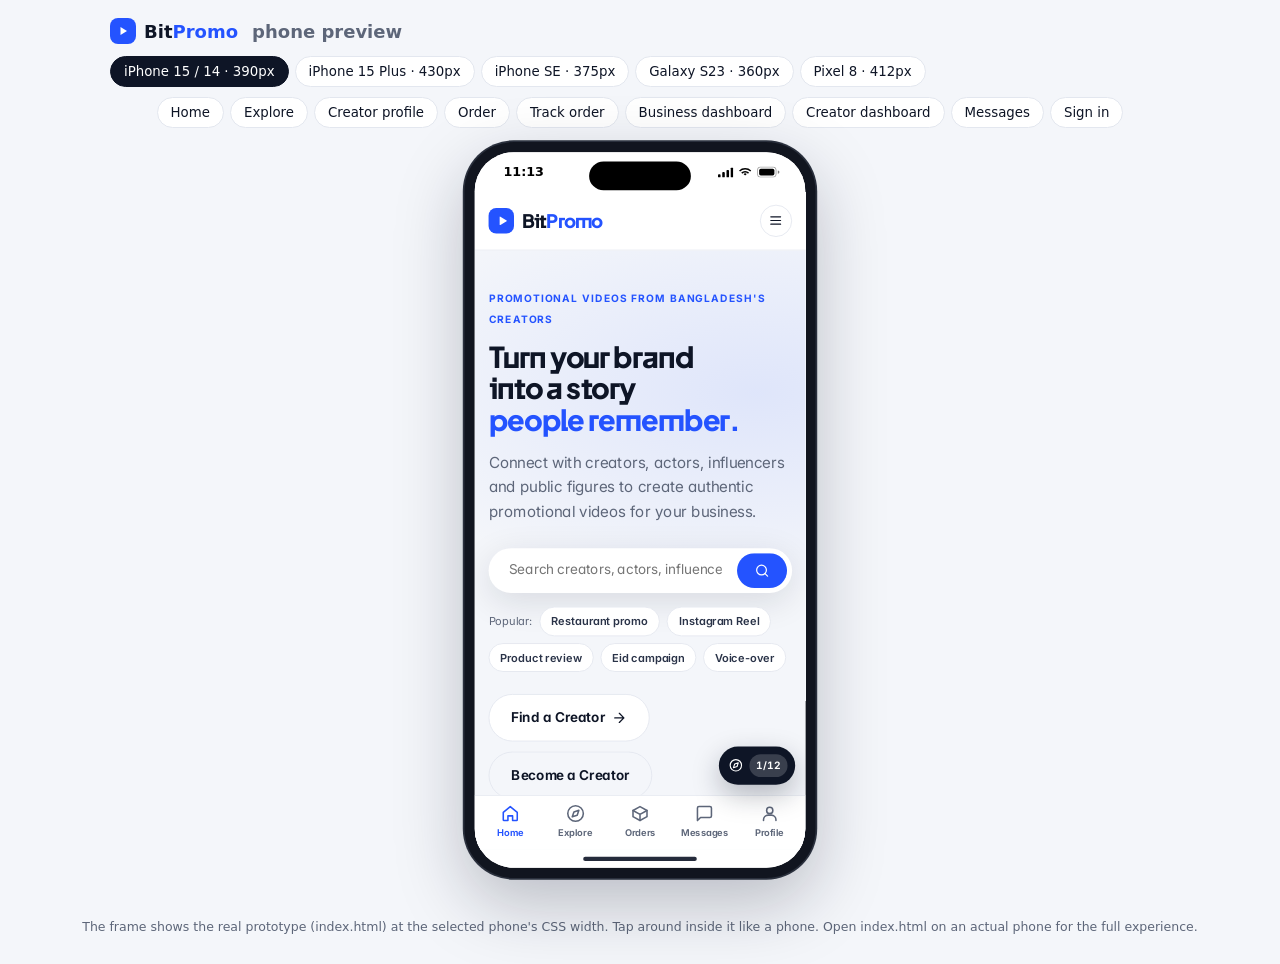
<file: phone.html>
<!doctype html>
<html lang="en">
<head>
<meta charset="utf-8">
<meta name="viewport" content="width=device-width,initial-scale=1">
<title>BitPromo Phone Preview</title>
<meta name="description" content="Shows the BitPromo prototype inside a phone frame at real phone sizes.">
<style>
:root{--bg:#F4F6FA;--surface:#FFFFFF;--ink:#0E1526;--muted:#5D6679;--line:#E3E7EF;--accent:#2453FF;--accent-soft:#ECF1FF;--frame:#11151F}
*{box-sizing:border-box}
body{margin:0;min-height:100vh;background:var(--bg);color:var(--ink);font-family:Inter,system-ui,-apple-system,"Segoe UI",Roboto,sans-serif;display:flex;flex-direction:column;align-items:center}
header{width:100%;max-width:1100px;padding:18px 20px 6px;display:flex;flex-wrap:wrap;gap:12px;align-items:center;justify-content:space-between}
h1{font-size:18px;margin:0;display:flex;gap:8px;align-items:center}
h1 b{color:var(--accent)}
.mark{width:26px;height:26px;border-radius:8px;background:var(--accent);display:grid;place-items:center}
.ctl{display:flex;gap:6px;flex-wrap:wrap}
.ctl button{border:1px solid var(--line);background:var(--surface);color:var(--ink);border-radius:999px;padding:7px 13px;font:600 13px/1 inherit;font-family:inherit;cursor:pointer}
.ctl button.on{background:var(--ink);color:#fff;border-color:var(--ink)}
.pages{max-width:1100px;padding:4px 20px 0}
.stage{flex:1;width:100%;display:flex;justify-content:center;align-items:flex-start;padding:14px 0 28px}
.scaler{transform-origin:top center}
.phone{position:relative;background:var(--frame);border-radius:58px;padding:12px;box-shadow:0 0 0 2px #2A303D,0 30px 80px rgba(14,21,38,.25)}
.screen{position:relative;background:#fff;border-radius:46px;overflow:hidden;display:flex;flex-direction:column}
.status{height:47px;flex:none;display:flex;align-items:center;justify-content:space-between;padding:0 30px 0 34px;font:600 15px/1 -apple-system,"SF Pro Text",system-ui,sans-serif;color:#000;background:#fff;position:relative;z-index:2}
.island{position:absolute;left:50%;top:11px;transform:translateX(-50%);width:120px;height:34px;border-radius:20px;background:#000}
.icons{display:flex;gap:6px;align-items:center}
iframe{border:0;display:block;width:100%;flex:1;background:#fff}
.home{height:22px;flex:none;background:#fff;display:grid;place-items:center}
.home i{width:134px;height:5px;border-radius:3px;background:#0E1526;opacity:.9}
.android .screen{border-radius:28px}.android.phone{border-radius:36px;padding:10px}
.android .island{width:12px;height:12px;border-radius:50%;top:12px}
.android .status{height:34px;padding:0 20px;font-size:13px}
.android .home{height:18px}.android .home i{width:100px;height:4px}
.note{font-size:12.5px;color:var(--muted);text-align:center;padding:0 20px 18px}
</style>
</head>
<body>
<header>
  <h1><span class="mark"><svg width="12" height="12" viewBox="0 0 24 24" fill="#fff"><path d="M7 4v16l13-8z"/></svg></span><span>Bit<b>Promo</b></span><span style="font-weight:600;color:var(--muted);margin-left:6px">phone preview</span></h1>
  <div class="ctl" id="devices"></div>
</header>
<div class="ctl pages" id="pages"></div>
<div class="stage"><div class="scaler" id="scaler"><div class="phone" id="phone"><div class="screen" id="screen">
  <div class="status"><span id="clock">9:41</span><span class="island"></span><span class="icons">
    <svg width="18" height="12" viewBox="0 0 18 12"><rect x="0" y="8" width="3" height="4" rx="1"/><rect x="5" y="5.5" width="3" height="6.5" rx="1"/><rect x="10" y="3" width="3" height="9" rx="1"/><rect x="15" y="0" width="3" height="12" rx="1"/></svg>
    <svg width="16" height="12" viewBox="0 0 16 12"><path d="M8 2.5c2.3 0 4.4.9 6 2.4l1.2-1.3A10.5 10.5 0 0 0 8 .7 10.5 10.5 0 0 0 .8 3.6L2 4.9a8.7 8.7 0 0 1 6-2.4zm0 3.6c1.3 0 2.5.5 3.4 1.3l1.2-1.3A6.6 6.6 0 0 0 8 4.3a6.6 6.6 0 0 0-4.6 1.8l1.2 1.3c.9-.8 2.1-1.3 3.4-1.3zM8 9.6 9.9 7.7a2.8 2.8 0 0 0-3.8 0z"/></svg>
    <svg width="27" height="13" viewBox="0 0 27 13"><rect x=".5" y=".5" width="22" height="12" rx="3.5" fill="none" stroke="#000" opacity=".4"/><rect x="2.5" y="2.5" width="18" height="8" rx="2"/><path d="M24.5 4.5v4a2 2 0 0 0 0-4z" opacity=".5"/></svg>
  </span></div>
  <iframe id="app" title="BitPromo app" src="index.html#home"></iframe>
  <div class="home"><i></i></div>
</div></div></div></div>
<p class="note">The frame shows the real prototype (index.html) at the selected phone's CSS width. Tap around inside it like a phone. Open index.html on an actual phone for the full experience.</p>
<script>
const DEV=[['iPhone 15 / 14','iphone',390,844],['iPhone 15 Plus','iphone',430,932],['iPhone SE','iphone',375,667],['Galaxy S23','android',360,780],['Pixel 8','android',412,915]];
const PAGES=[['Home','home'],['Explore','explore'],['Creator profile','creator~c1'],['Order','order~c1~1'],['Track order','track'],['Business dashboard','dash~biz~home'],['Creator dashboard','dash~creator~home'],['Messages','dash~biz~messages'],['Sign in','signin']];
let cur=0;const $=s=>document.querySelector(s);
function apply(){const[,kind,w,h]=DEV[cur];const ph=$('#phone');ph.className='phone '+kind;
 const sc=$('#screen');sc.style.width=w+'px';sc.style.height=h+'px';
 document.querySelectorAll('#devices button').forEach((b,i)=>b.classList.toggle('on',i===cur));fit();}
function fit(){const ph=$('#phone'),s=$('#scaler');s.style.transform='none';const avail=window.innerHeight-$('.stage').getBoundingClientRect().top-36;const H=ph.offsetHeight;const k=Math.min(1,avail/H);s.style.transform=`scale(${k})`;s.style.height=(H*k)+'px';}
$('#devices').innerHTML=DEV.map(([n,,w])=>`<button>${n} · ${w}px</button>`).join('');
$('#devices').onclick=e=>{const b=e.target.closest('button');if(!b)return;cur=[...b.parentNode.children].indexOf(b);apply();};
$('#pages').innerHTML=PAGES.map(([n])=>`<button>${n}</button>`).join('');
$('#pages').onclick=e=>{const b=e.target.closest('button');if(!b)return;const r=PAGES[[...b.parentNode.children].indexOf(b)][1];const f=$('#app');try{f.contentWindow.go(r);}catch(_){f.src='index.html#'+r;}};
const tick=()=>{const d=new Date();$('#clock').textContent=d.getHours()%12||12;$('#clock').textContent+=':'+String(d.getMinutes()).padStart(2,'0');};tick();setInterval(tick,30000);
addEventListener('resize',fit);apply();
</script>
</body>
</html>
</file>
